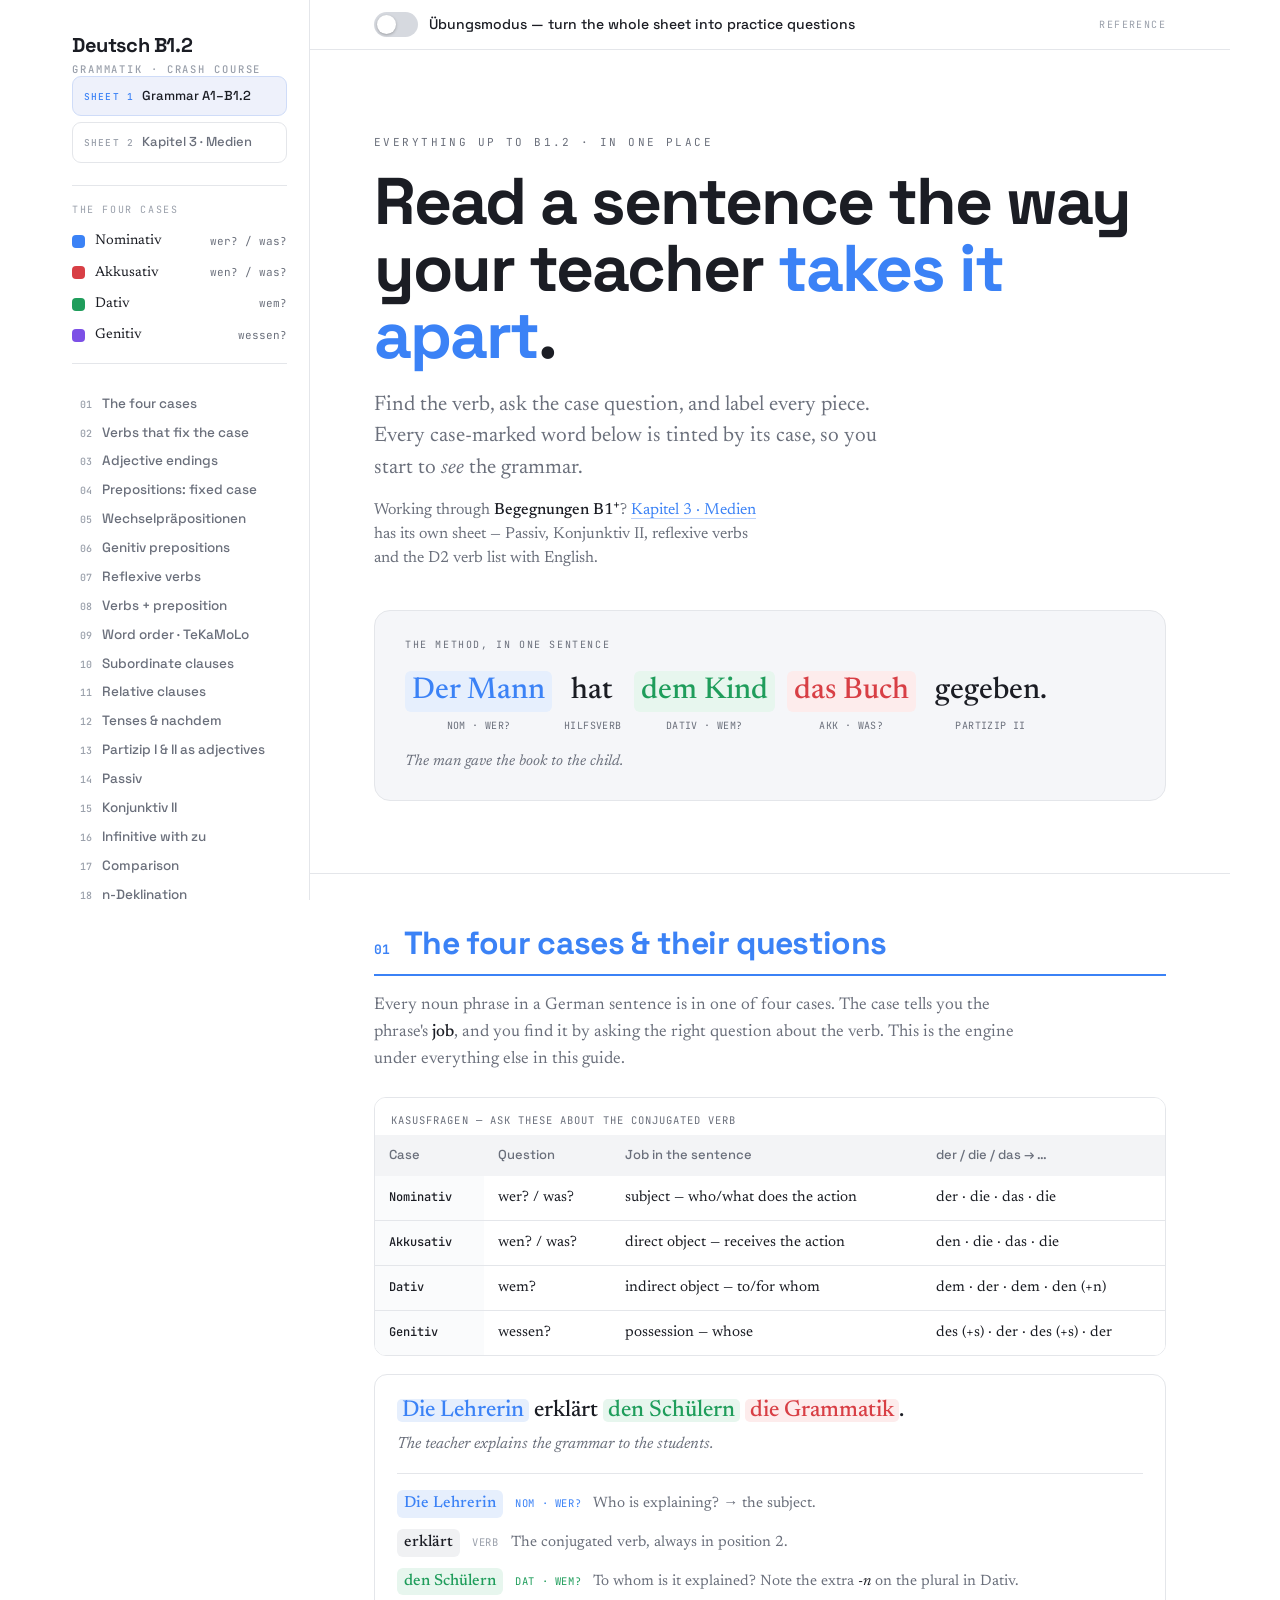
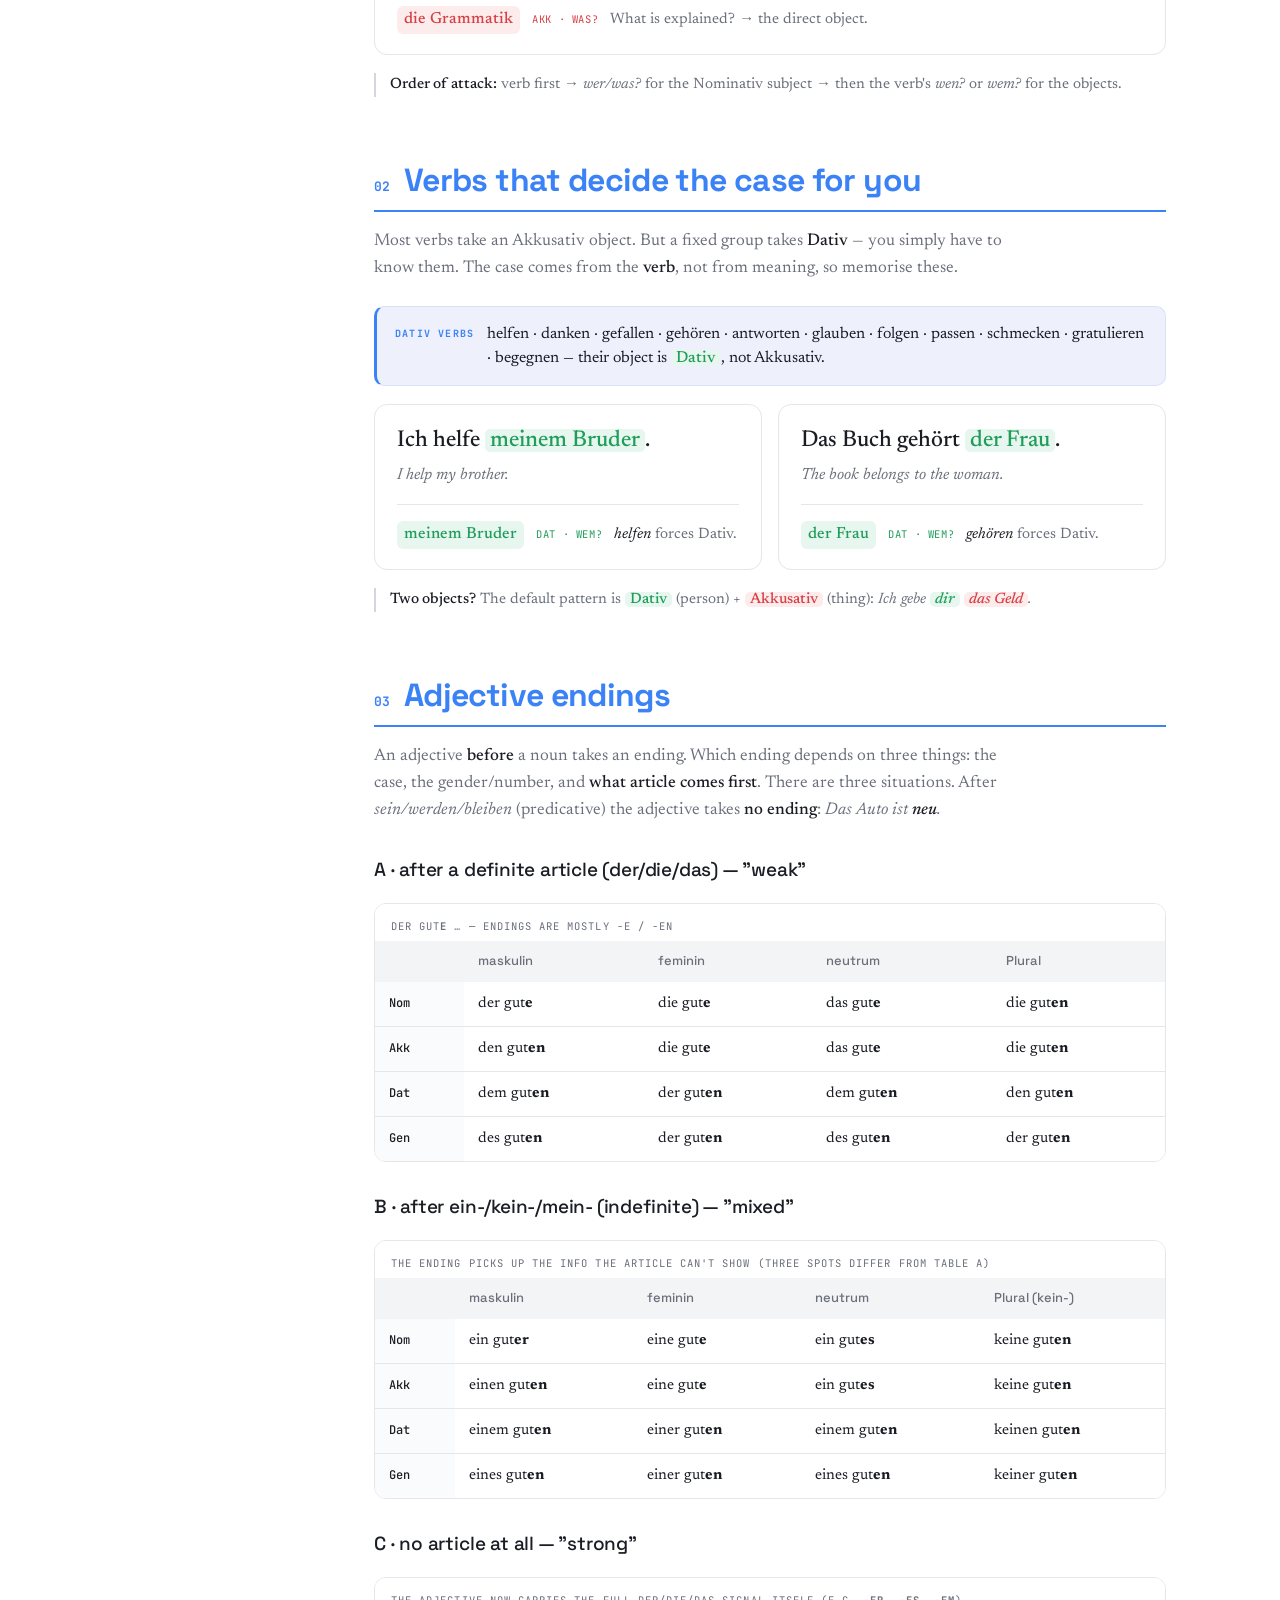
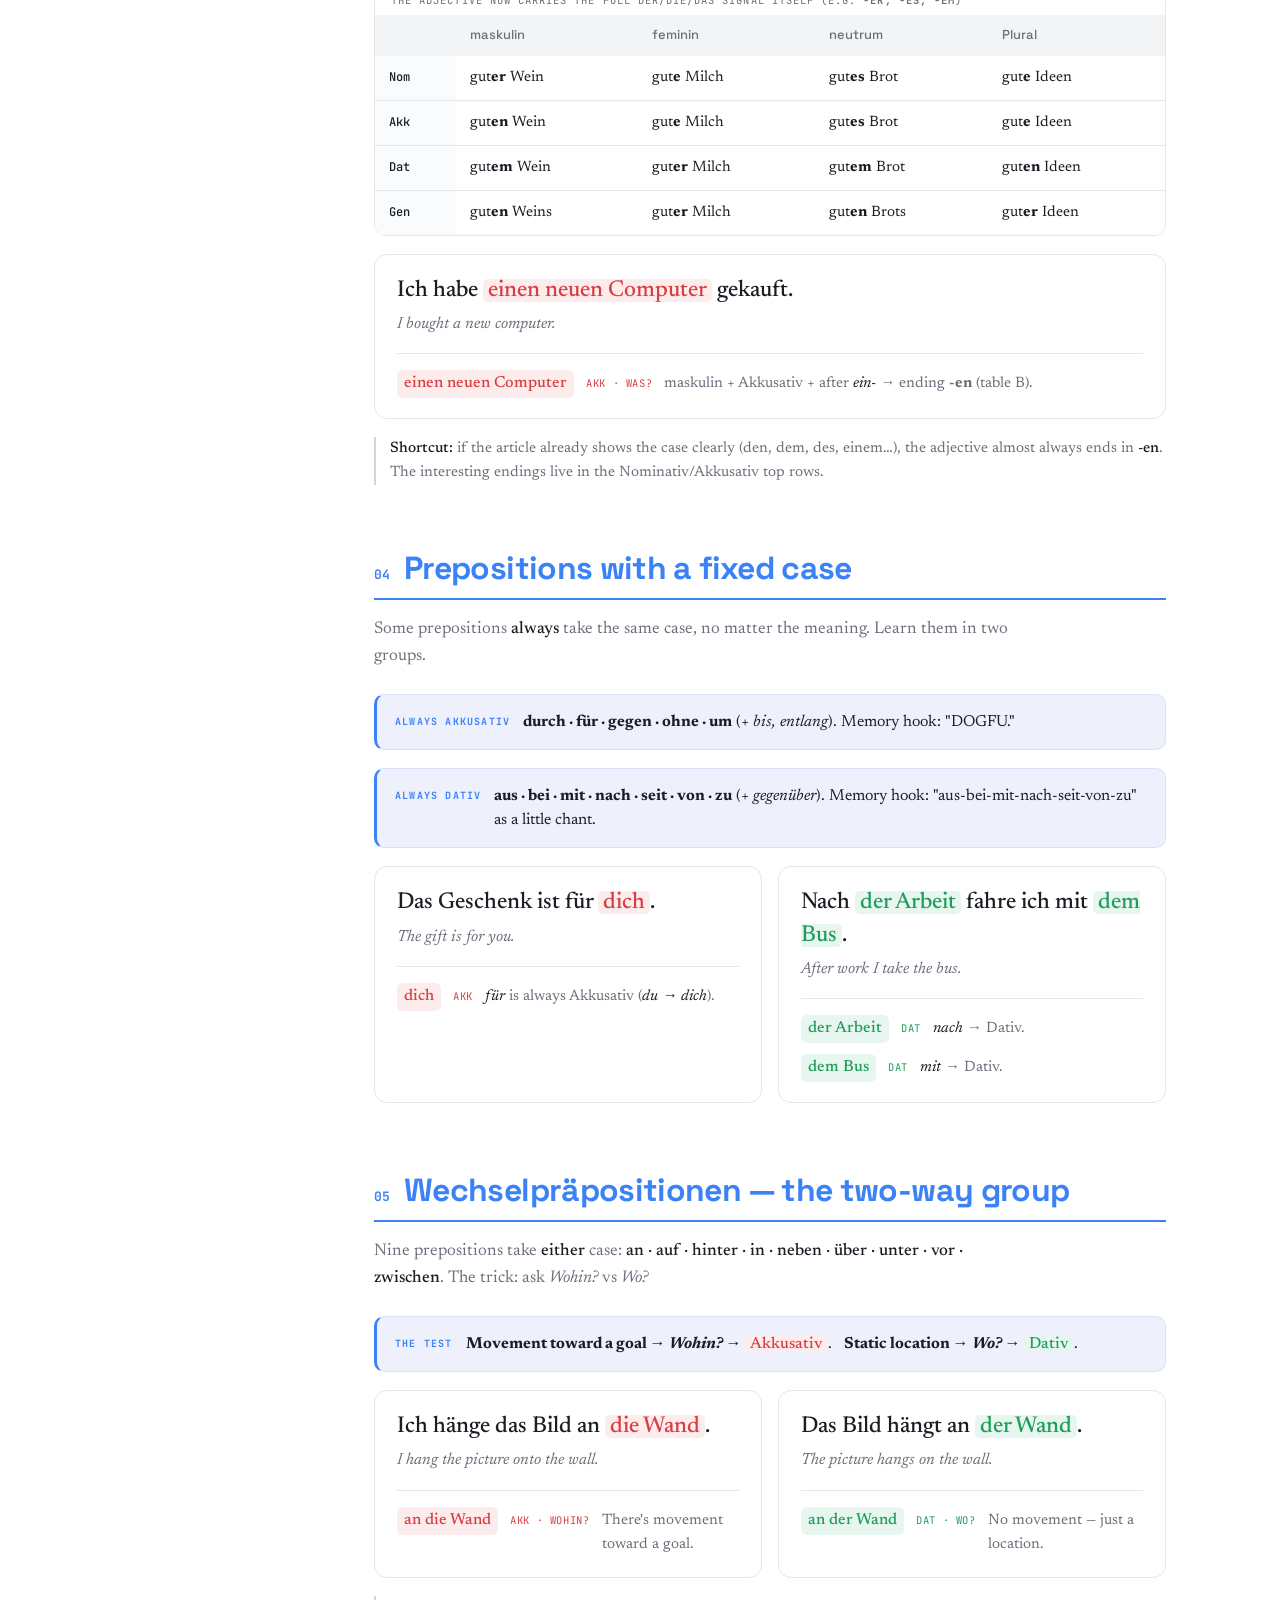
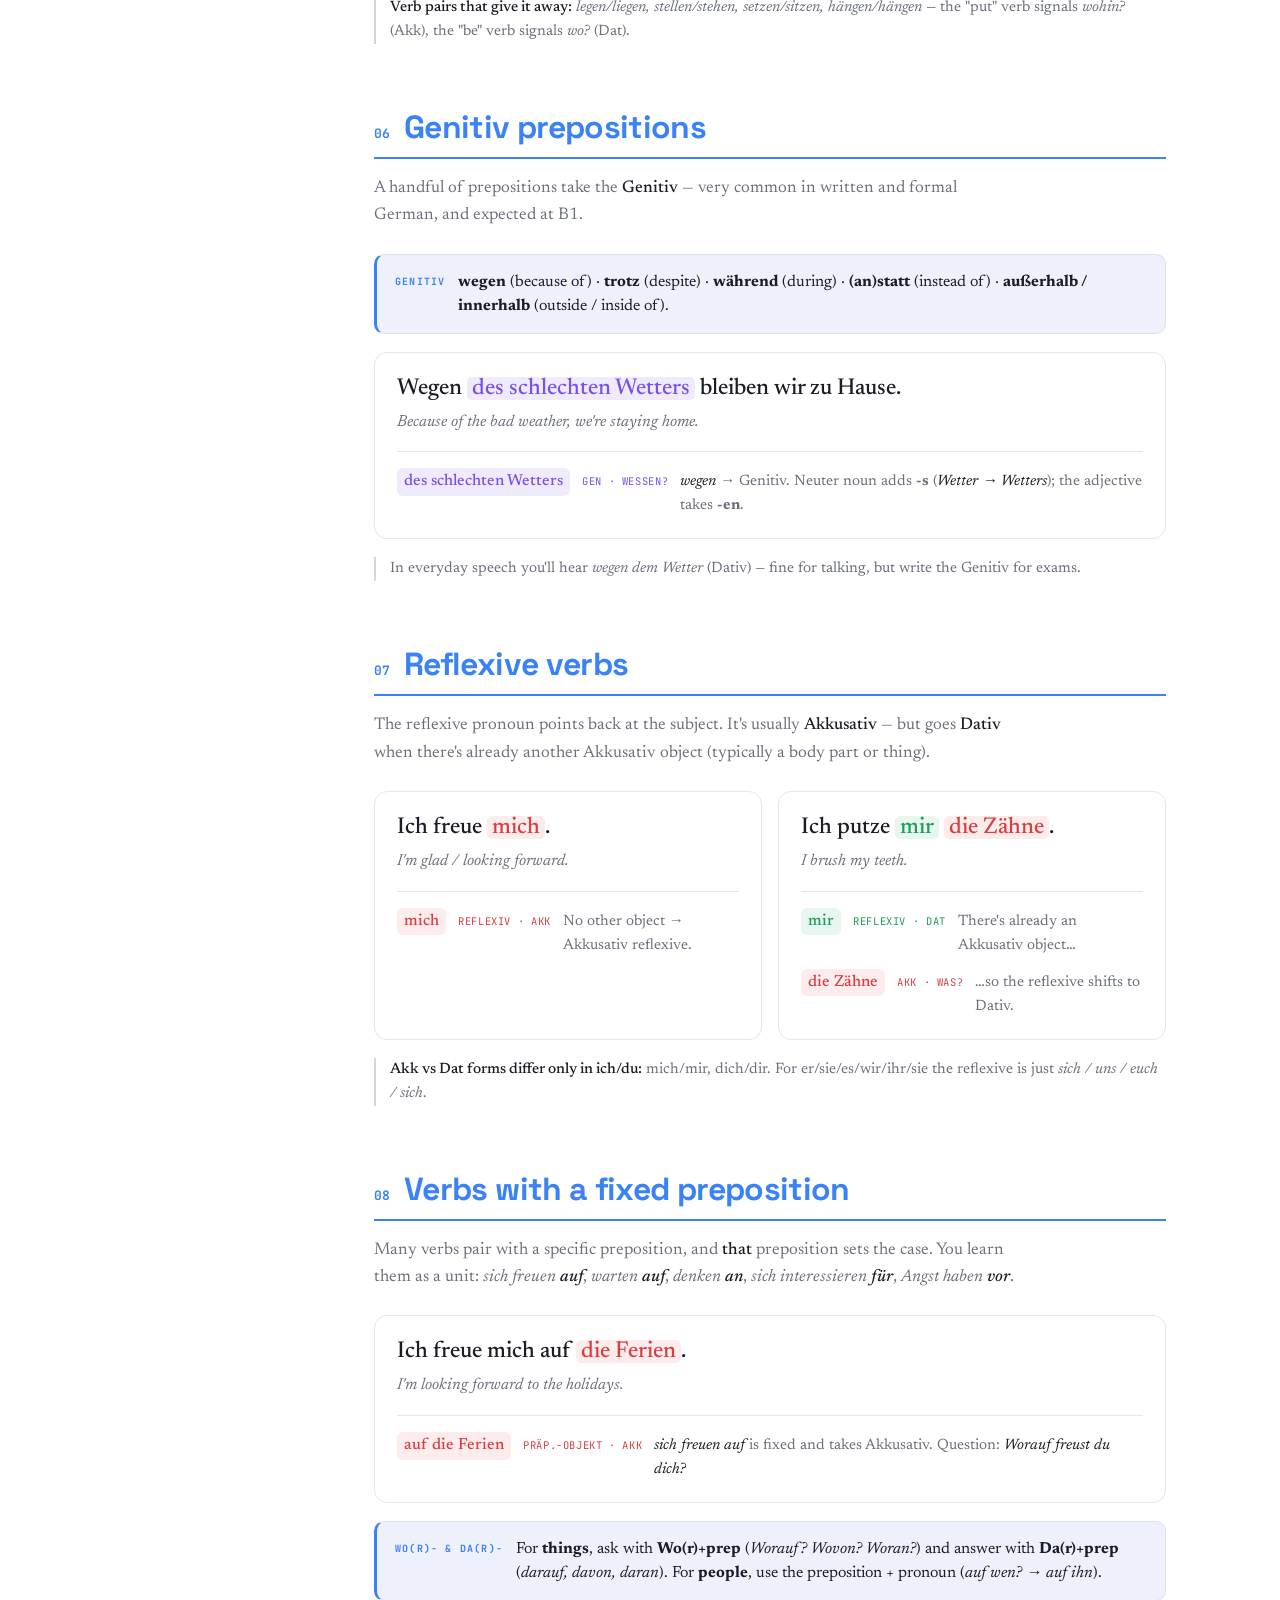
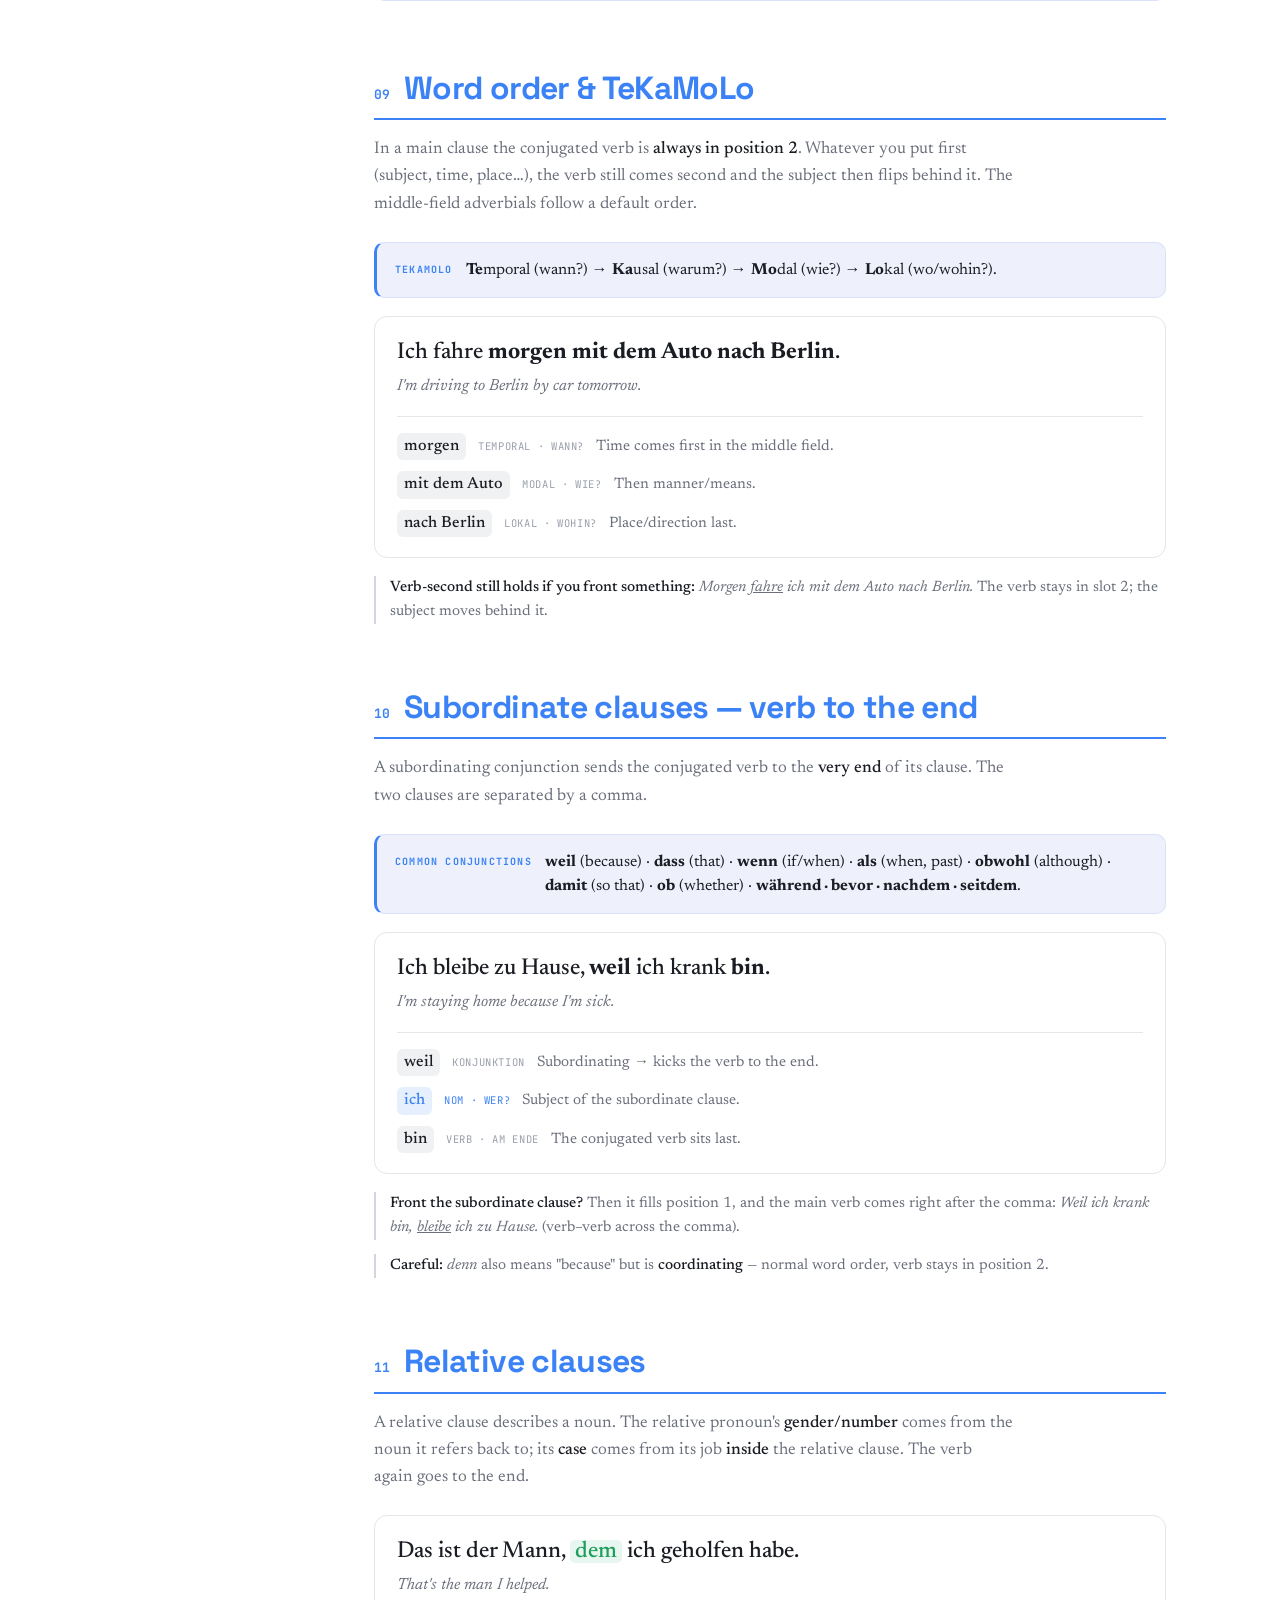
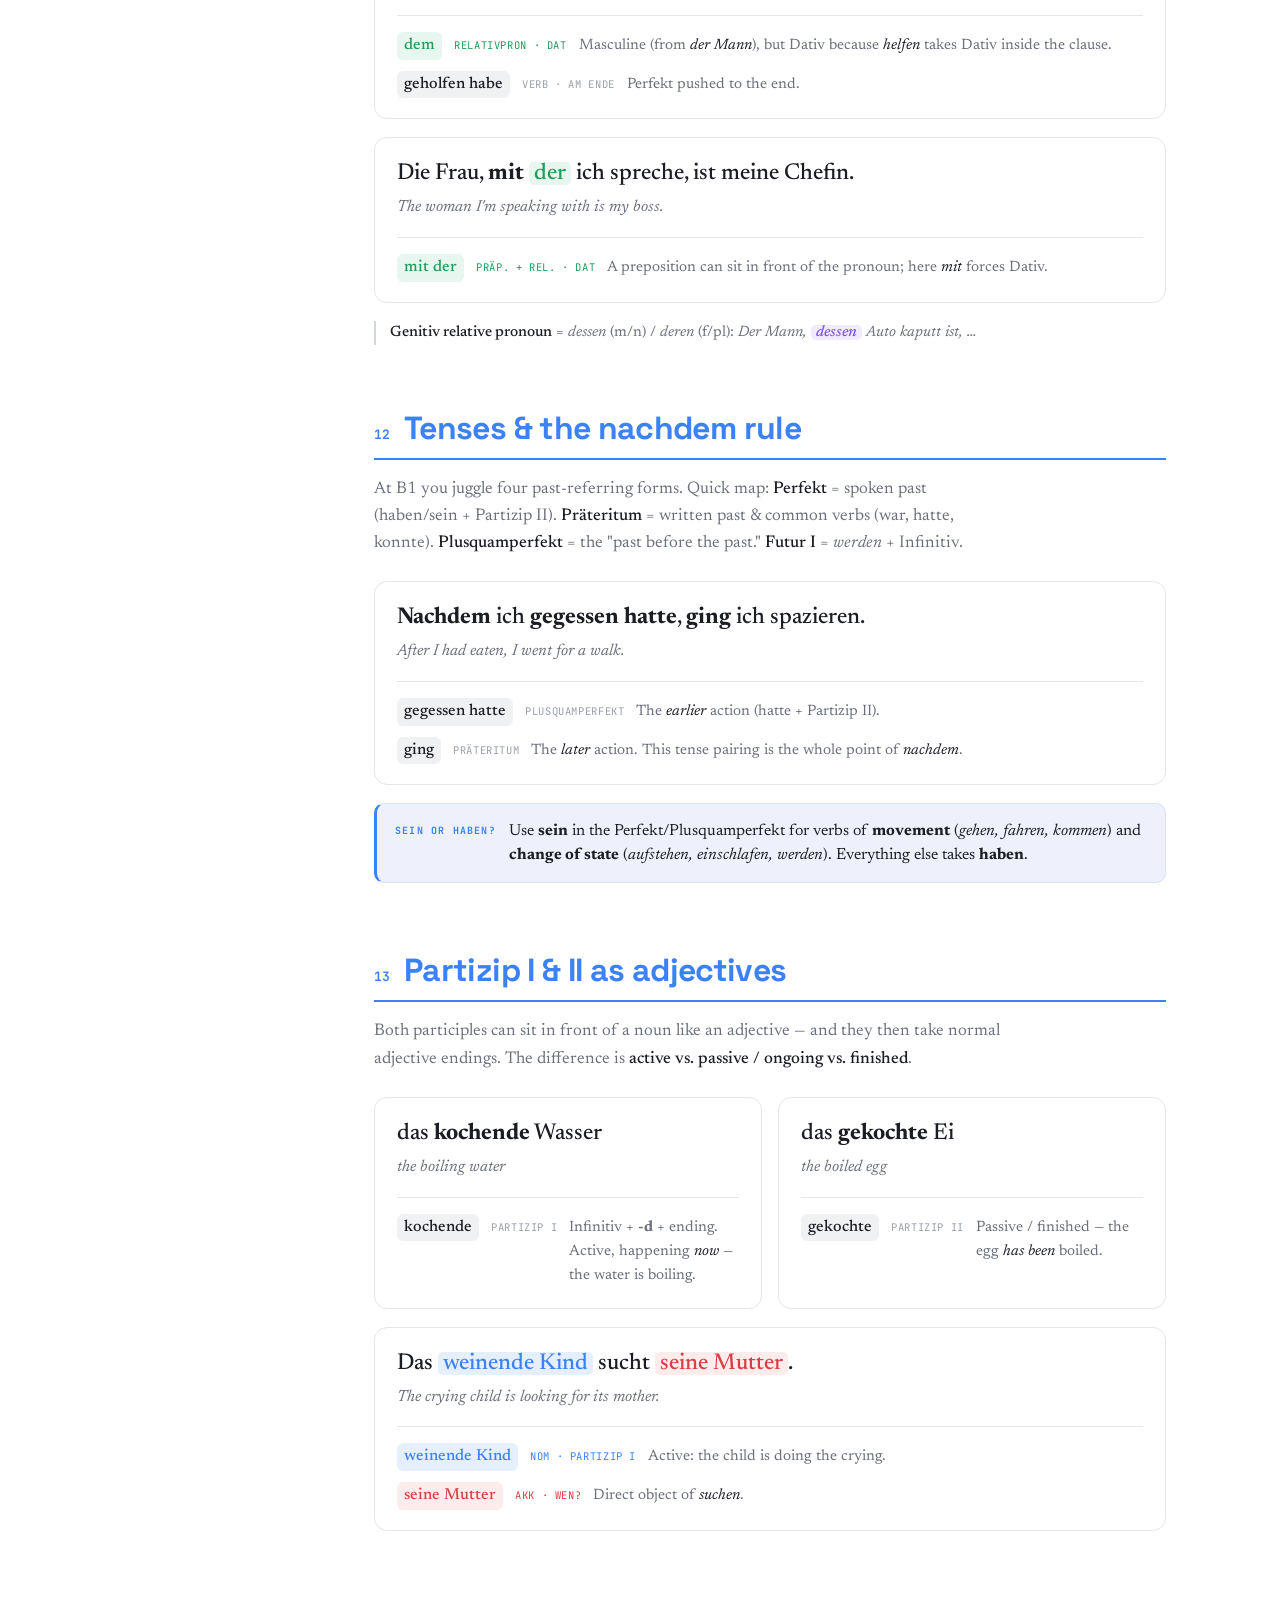
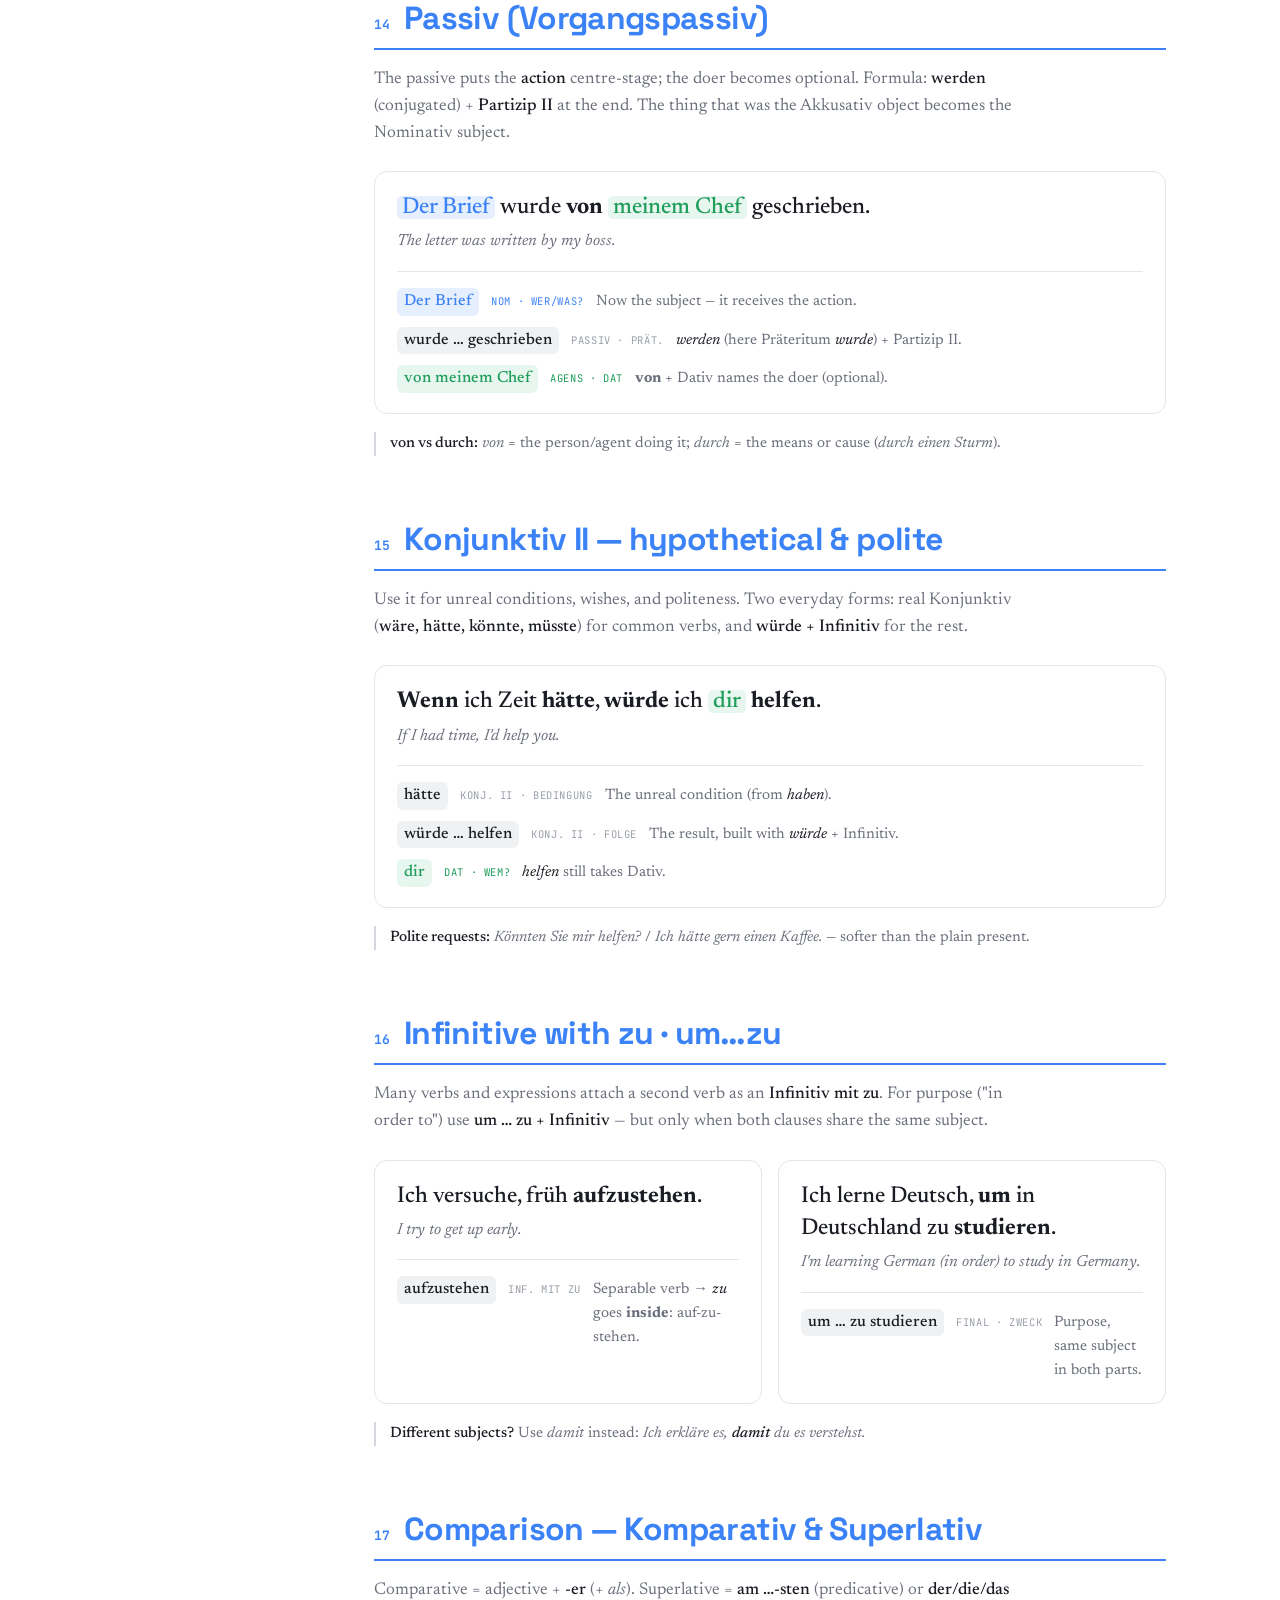
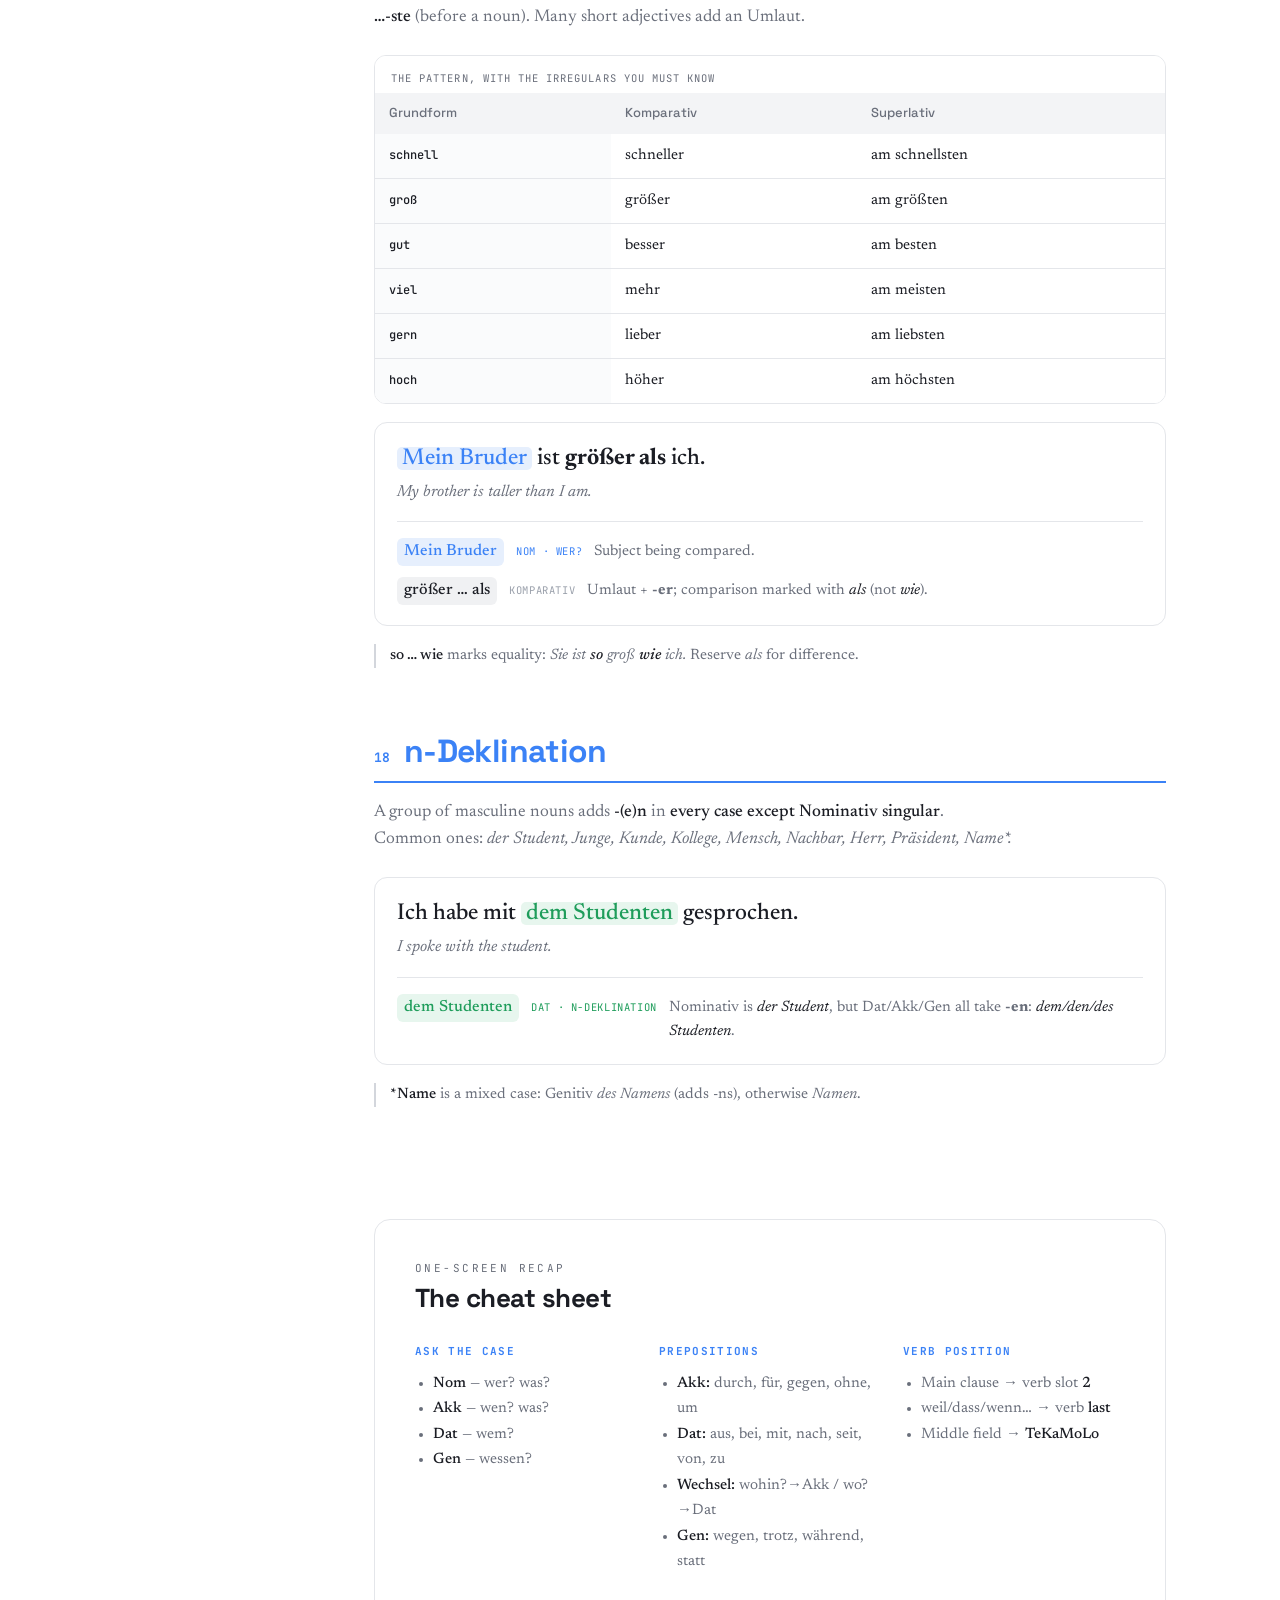
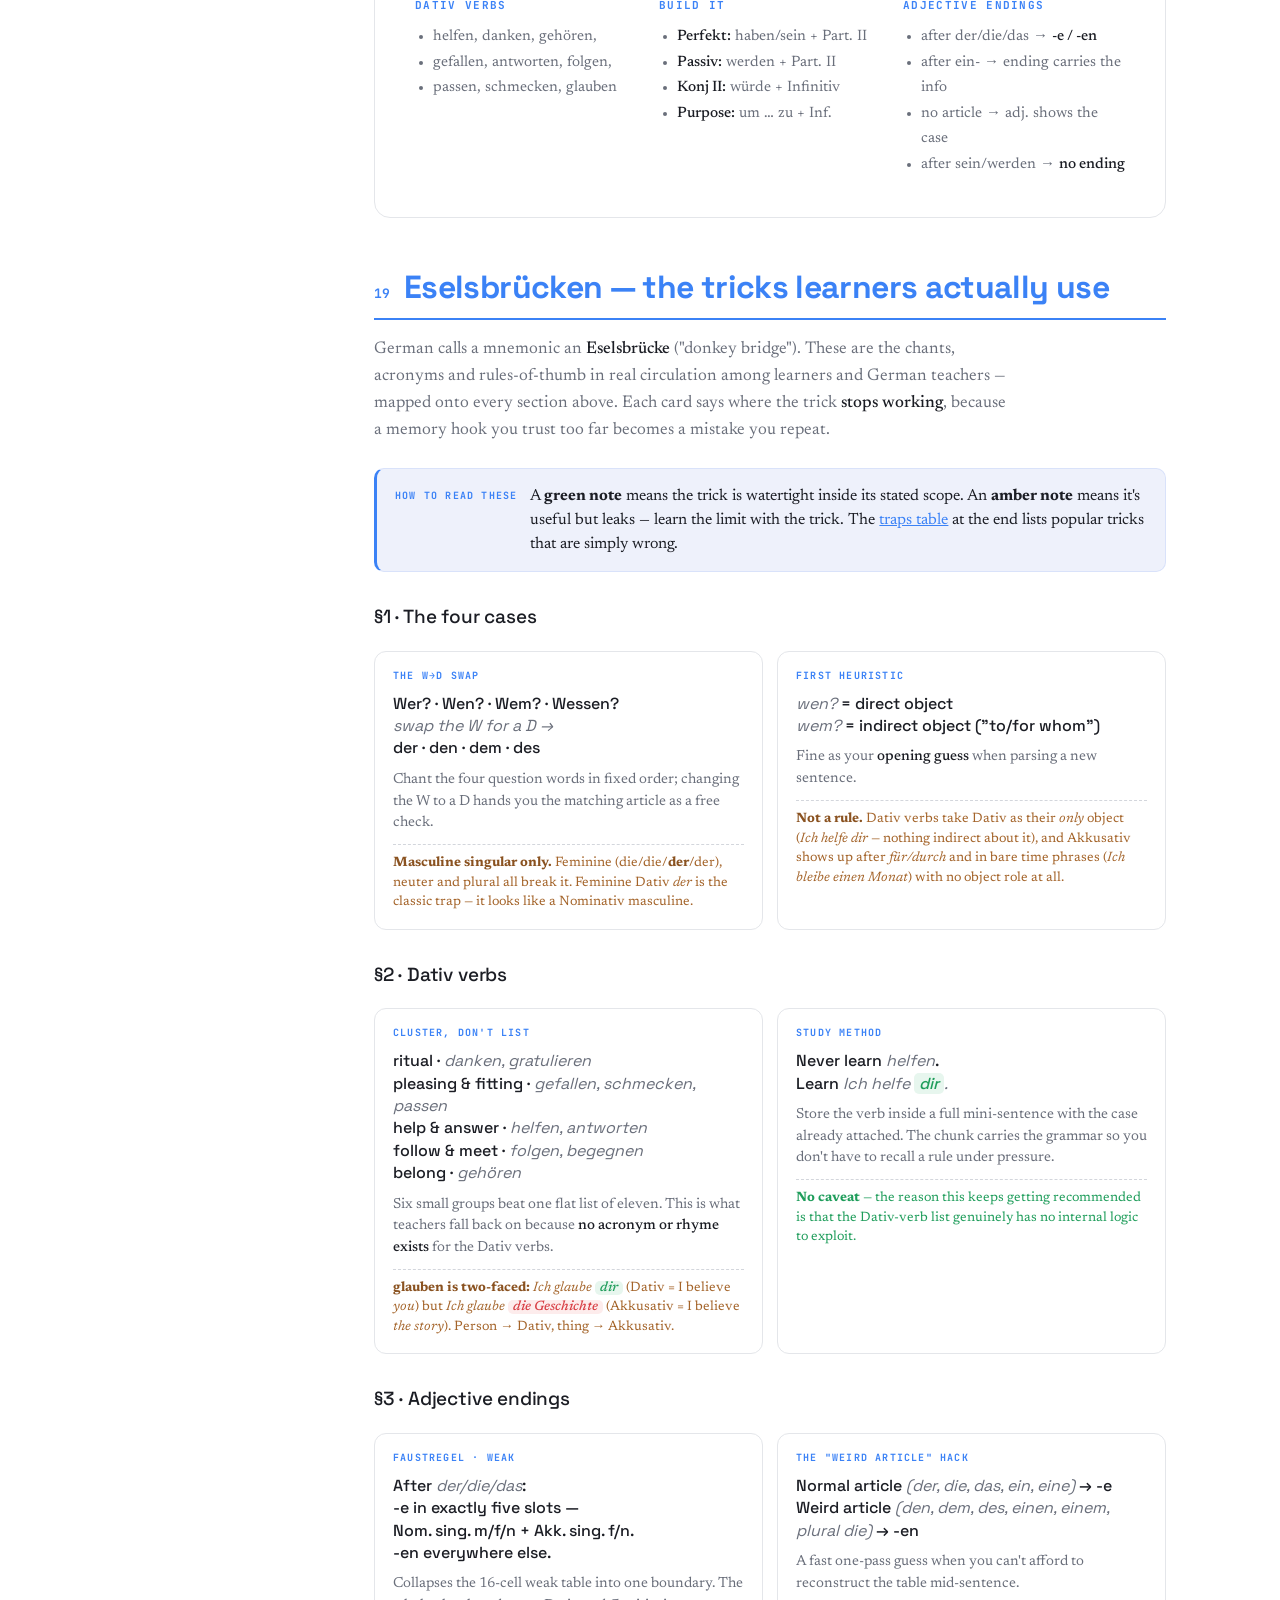
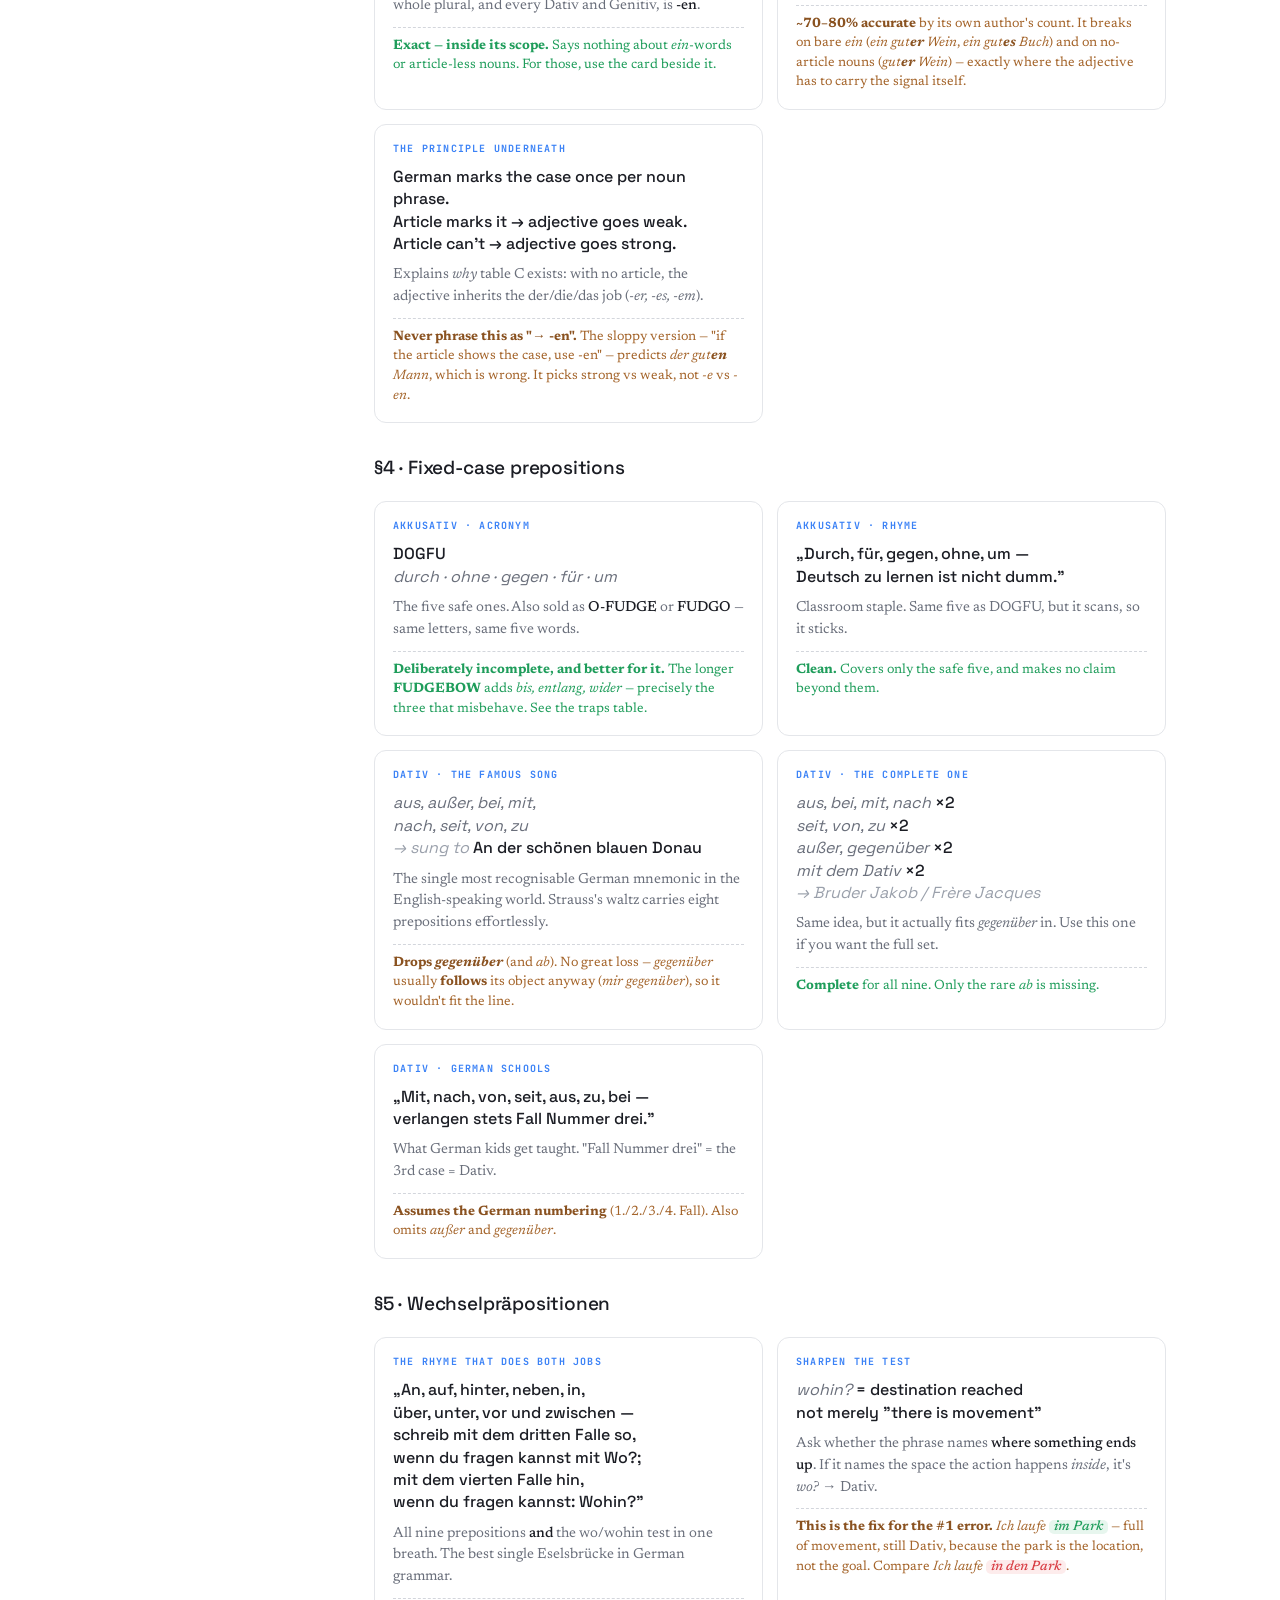
<file: index.html>
<!DOCTYPE html>
<html lang="en">
<head>
<meta charset="UTF-8">
<meta name="viewport" content="width=device-width, initial-scale=1.0">
<meta name="color-scheme" content="light only">
<title>German B1.2 — Crash Course</title>
<link rel="preconnect" href="https://fonts.googleapis.com">
<link rel="preconnect" href="https://fonts.gstatic.com" crossorigin>
<link href="https://fonts.googleapis.com/css2?family=Space+Grotesk:wght@400;500;700&family=Newsreader:ital,opsz,wght@0,6..72,400;0,6..72,500;1,6..72,400;1,6..72,500&family=JetBrains+Mono:wght@500;700&display=swap" rel="stylesheet">
<style>
  :root{
    color-scheme:light only;
    --ink:#1b1d24;
    --muted:#6a6f7b;
    --faint:#9aa0ab;
    --paper:#f4f5f7;
    --card:#ffffff;
    --line:#e4e6ea;
    --line-strong:#d3d6dc;
    --header:#181b22;
    --accent:#3b82f6;

    /* the four cases — the spine of the whole guide */
    --nom:#3b82f6;   --nom-bg:#e6effd;
    --akk:#d83f45;   --akk-bg:#fdecec;
    --dat:#1f9d5b;   --dat-bg:#e7f6ee;
    --gen:#7c50e6;   --gen-bg:#f0ebfc;

    --display:'Space Grotesk',system-ui,sans-serif;
    --body:'Newsreader',Georgia,serif;
    --mono:'JetBrains Mono',ui-monospace,monospace;
  }

  *{box-sizing:border-box}
  html{scroll-behavior:smooth;background:#ffffff}
  @media (prefers-reduced-motion:reduce){html{scroll-behavior:auto}*{animation:none!important;transition:none!important}}
  body{
    margin:0;background:#ffffff;color:var(--ink);
    font-family:var(--body);font-size:18px;line-height:1.6;
    -webkit-font-smoothing:antialiased;
  }

  /* ---------- layout ---------- */
  .wrap{display:grid;grid-template-columns:260px minmax(0,1fr);gap:0;max-width:1180px;margin:0 auto;background:#ffffff}
  .main{padding:0 clamp(20px,5vw,64px) 120px;min-width:0;background:#ffffff}

  /* ---------- sidebar ---------- */
  aside{
    position:sticky;top:0;align-self:start;height:100vh;overflow-y:auto;background:#ffffff;
    padding:34px 22px 40px;border-right:1px solid var(--line);
  }
  aside .brand{font-family:var(--display);font-weight:700;font-size:20px;letter-spacing:-.02em;line-height:1.1}
  aside .brand span{display:block;font-family:var(--mono);font-weight:500;font-size:10.5px;letter-spacing:.18em;color:var(--faint);text-transform:uppercase;margin-top:8px}
  .legend{margin:22px 0 26px;padding:16px 0;border-top:1px solid var(--line);border-bottom:1px solid var(--line)}
  .legend .lg-title{font-family:var(--mono);font-size:10px;letter-spacing:.16em;text-transform:uppercase;color:var(--faint);margin-bottom:12px}
  .legend ul{list-style:none;margin:0;padding:0;display:flex;flex-direction:column;gap:9px}
  .legend li{display:flex;align-items:center;gap:10px;font-size:14px}
  .swatch{width:13px;height:13px;border-radius:4px;flex:none}
  .legend .q{font-family:var(--mono);font-size:11px;color:var(--muted);margin-left:auto}
  nav ol{list-style:none;margin:0;padding:0;counter-reset:s}
  nav li{counter-increment:s}
  nav a{
    display:flex;gap:10px;align-items:baseline;text-decoration:none;color:var(--muted);
    font-family:var(--display);font-size:13.5px;font-weight:500;padding:6px 8px;border-radius:7px;line-height:1.25;
  }
  nav a::before{content:counter(s,decimal-leading-zero);font-family:var(--mono);font-size:10px;color:var(--faint);flex:none}
  nav a:hover{color:var(--ink);background:#eef0f3}
  nav a:focus-visible{outline:2px solid var(--nom);outline-offset:2px}

  /* ---------- hero ---------- */
  header.hero{background:#ffffff;color:var(--ink);border-bottom:1px solid var(--line);padding:clamp(40px,7vw,84px) clamp(20px,5vw,64px) clamp(44px,6vw,72px);margin:0 calc(-1*clamp(20px,5vw,64px)) 0}
  .kicker{font-family:var(--mono);font-size:11px;letter-spacing:.22em;text-transform:uppercase;color:var(--muted)}
  header.hero h1{font-family:var(--display);font-weight:700;letter-spacing:-.03em;line-height:1.02;font-size:clamp(38px,7vw,66px);margin:16px 0 0}
  header.hero h1 em{font-style:normal;color:var(--accent)}
  header.hero .sub{font-size:clamp(17px,2.4vw,21px);color:var(--muted);max-width:44ch;margin:20px 0 0;line-height:1.5}

  /* diagrammed hero sentence */
  .diagram{margin:40px 0 0;padding:26px clamp(18px,3vw,30px);background:#f5f6f9;border:1px solid var(--line);border-radius:16px}
  .diagram .dlabel{font-family:var(--mono);font-size:10px;letter-spacing:.16em;text-transform:uppercase;color:var(--muted);margin-bottom:18px}
  .dsent{display:flex;flex-wrap:wrap;gap:10px 12px;font-family:var(--body);font-size:clamp(20px,3.3vw,30px);line-height:1.3}
  .tok{display:flex;flex-direction:column;gap:7px}
  .tok .w{padding:1px 7px;border-radius:6px;font-weight:500}
  .tok .t{font-family:var(--mono);font-size:10px;letter-spacing:.04em;text-align:center;color:var(--muted);text-transform:uppercase}
  .tok.plain .w{color:var(--ink)}
  .w.nom{background:var(--nom-bg);color:var(--nom)}
  .w.akk{background:var(--akk-bg);color:var(--akk)}
  .w.dat{background:var(--dat-bg);color:var(--dat)}
  .w.gen{background:var(--gen-bg);color:var(--gen)}
  .diagram .dgloss{font-style:italic;color:var(--muted);font-size:15px;margin-top:18px}

  /* ---------- sections ---------- */
  section{padding-top:52px}
  .sec-head{display:flex;align-items:baseline;gap:14px;margin-bottom:6px;border-bottom:2px solid var(--accent);padding-bottom:12px}
  .sec-head .num{font-family:var(--mono);font-weight:700;font-size:13px;color:var(--accent);flex:none}
  .sec-head h2{font-family:var(--display);font-weight:700;letter-spacing:-.02em;font-size:clamp(24px,3.6vw,32px);margin:0;line-height:1.1;color:var(--accent)}
  .lead{color:var(--muted);font-size:17px;margin:16px 0 24px;max-width:64ch}
  .lead b, p b{color:var(--ink);font-weight:500}

  h3.subhead{font-family:var(--display);font-weight:500;font-size:19px;letter-spacing:-.01em;margin:30px 0 4px;color:var(--ink)}

  /* rule callout */
  .rule{display:flex;gap:13px;background:#eef1fb;border:1px solid #d9e2fa;border-left:3px solid var(--accent);border-radius:10px;padding:15px 18px;margin:18px 0;font-size:16px;line-height:1.5}
  .rule .tag{font-family:var(--mono);font-size:10px;letter-spacing:.12em;text-transform:uppercase;color:var(--accent);font-weight:700;padding-top:4px;flex:none}
  .rule.warn{background:#fdf2ec;border-color:#f6d9c6;border-left-color:#d97a3a}
  .rule.warn .tag{color:#c76a2c}

  /* example card + parse */
  .ex{background:var(--card);border:1px solid var(--line);border-radius:13px;padding:20px 22px;margin:18px 0}
  .ex .de{font-size:clamp(19px,2.6vw,23px);line-height:1.4;font-weight:500}
  .ex .en{font-style:italic;color:var(--muted);font-size:16px;margin-top:5px}
  .parse{list-style:none;margin:16px 0 0;padding:16px 0 0;border-top:1px solid var(--line);display:flex;flex-direction:column;gap:11px}
  .parse li{display:grid;grid-template-columns:auto auto 1fr;gap:10px 12px;align-items:baseline;font-size:15px}
  @media (max-width:520px){.parse li{grid-template-columns:1fr;gap:4px}}
  .parse .p{font-weight:500;padding:1px 7px;border-radius:6px;white-space:nowrap;font-size:16px}
  .parse .lab{font-family:var(--mono);font-size:10.5px;letter-spacing:.06em;text-transform:uppercase;padding-top:2px;white-space:nowrap}
  .parse .exp{color:var(--muted);font-size:15px}
  .parse .exp em{color:var(--ink);font-style:italic}

  /* case tinting utilities */
  .nom{background:var(--nom-bg);color:var(--nom)} .lab.nom{background:none;color:var(--nom)}
  .akk{background:var(--akk-bg);color:var(--akk)} .lab.akk{background:none;color:var(--akk)}
  .dat{background:var(--dat-bg);color:var(--dat)} .lab.dat{background:none;color:var(--dat)}
  .gen{background:var(--gen-bg);color:var(--gen)} .lab.gen{background:none;color:var(--gen)}
  .lab.neutral{color:var(--faint)}
  .p.plain{background:#f0f1f3;color:var(--ink)}

  /* inline colored word in prose */
  .c{padding:0 5px;border-radius:5px;font-weight:500}
  .c.nom{background:var(--nom-bg);color:var(--nom)}
  .c.akk{background:var(--akk-bg);color:var(--akk)}
  .c.dat{background:var(--dat-bg);color:var(--dat)}
  .c.gen{background:var(--gen-bg);color:var(--gen)}

  /* tables */
  .tbl{overflow-x:auto;margin:18px 0;border:1px solid var(--line);border-radius:12px;background:#ffffff}
  table{border-collapse:collapse;width:100%;font-size:15px;min-width:460px;background:#ffffff}
  caption{caption-side:top;text-align:left;font-family:var(--mono);font-size:10.5px;letter-spacing:.1em;text-transform:uppercase;color:var(--muted);padding:14px 16px 6px;background:#ffffff}
  th,td{padding:10px 14px;text-align:left;border-bottom:1px solid var(--line);background:#ffffff;color:var(--ink)}
  thead th{background:#f3f4f6;font-family:var(--display);font-weight:500;font-size:13px;color:var(--muted)}
  tbody th{font-family:var(--mono);font-size:12px;font-weight:500;color:var(--ink);background:#fafbfc}
  tr:last-child td,tr:last-child th{border-bottom:none}
  td .end{font-weight:700}
  td.n{color:var(--nom)} td.a{color:var(--akk)} td.d{color:var(--dat)} td.g{color:var(--gen)}

  /* mini two-column compare */
  .split{display:grid;grid-template-columns:1fr 1fr;gap:16px;margin:18px 0}
  @media (max-width:640px){.split{grid-template-columns:1fr}}
  .split .ex{margin:0}

  .tip{font-size:15px;color:var(--muted);margin:14px 0;padding-left:14px;border-left:2px solid var(--line-strong)}
  .tip b{color:var(--ink);font-weight:500}

  /* ---------- exercise mode ---------- */
  .modebar{position:sticky;top:0;z-index:20;display:flex;align-items:center;gap:14px;flex-wrap:wrap;
    background:rgba(255,255,255,.93);backdrop-filter:blur(8px);border-bottom:1px solid var(--line);
    margin:0 calc(-1*clamp(20px,5vw,64px));padding:12px clamp(20px,5vw,64px)}
  .switch{display:flex;align-items:center;gap:11px;cursor:pointer;-webkit-user-select:none;user-select:none}
  .switch input{position:absolute;opacity:0;width:0;height:0}
  .switch .track{width:44px;height:25px;border-radius:999px;background:#d6d9df;flex:none;padding:3px;transition:background .18s}
  .switch .knob{display:block;width:19px;height:19px;border-radius:50%;background:#fff;box-shadow:0 1px 3px rgba(0,0,0,.28);transition:transform .18s}
  .switch input:checked + .track{background:var(--accent)}
  .switch input:checked + .track .knob{transform:translateX(19px)}
  .switch input:focus-visible + .track{outline:2px solid var(--nom);outline-offset:2px}
  .switch .lbl{font-family:var(--display);font-size:14px;font-weight:500}
  .modehint{font-family:var(--mono);font-size:10px;letter-spacing:.14em;text-transform:uppercase;color:var(--faint);margin-left:auto}
  .modehint b{color:var(--accent);font-weight:700}

  /* the flip — no JS needed */
  .drill{display:none}
  body:has(#mode:checked) .drill{display:block}
  body:has(#mode:checked) section > *:not(.sec-head):not(.drill):not(footer){display:none}
  body:has(#mode:checked) header.hero .diagram,
  body:has(#mode:checked) header.hero .sub{display:none}
  body:has(#mode:checked) .ref-label{display:none}
  .drill-label{display:none}
  body:has(#mode:checked) .drill-label{display:inline}

  .drill{margin-top:18px}
  .drill .dhead{font-family:var(--mono);font-size:10px;letter-spacing:.14em;text-transform:uppercase;color:var(--accent);margin-bottom:14px}
  .drill .q{background:var(--card);border:1px solid var(--line);border-radius:11px;padding:14px 16px;margin:10px 0}
  .drill .q .qt{margin:0 0 10px;font-size:16.5px;line-height:1.55}
  .drill .q .qt em{color:var(--muted);font-size:14.5px;font-style:italic}
  .drill .q .qt b{font-weight:700}
  .drill .q .row{display:flex;gap:8px;flex-wrap:wrap;align-items:center}
  .drill .q input[type=text]{font-family:var(--body);font-size:16px;padding:7px 11px;border:1px solid var(--line-strong);border-radius:8px;min-width:170px;flex:1 1 170px;background:#fff;color:var(--ink)}
  .drill .q input[type=text]:focus{outline:2px solid var(--accent);outline-offset:1px;border-color:var(--accent)}
  .drill .q button{font-family:var(--display);font-size:13px;font-weight:500;padding:8px 15px;border-radius:8px;border:1px solid var(--line-strong);background:#f3f4f6;color:var(--ink);cursor:pointer}
  .drill .q button:hover{background:#e9ebef}
  .drill .q .fb{font-size:14.5px;font-family:var(--display);font-weight:500}
  .drill .q.ok{border-color:#b7e2c9;background:var(--dat-bg)}
  .drill .q.ok .fb{color:var(--dat)}
  .drill .q.no{border-color:#f2c9ca;background:var(--akk-bg)}
  .drill .q.no .fb{color:var(--akk)}
  .drill .q details{margin-top:10px}
  .drill .q details summary{cursor:pointer;font-family:var(--mono);font-size:10.5px;letter-spacing:.1em;text-transform:uppercase;color:var(--muted)}
  .drill .q details summary:hover{color:var(--accent)}
  .drill .q details .ans{margin-top:9px;font-size:15.5px;line-height:1.55;color:var(--ink);padding-left:13px;border-left:2px solid var(--accent)}
  .drill .q details .ans em{color:var(--muted)}

  /* mnemonic cards */
  .tricks{display:grid;grid-template-columns:repeat(auto-fit,minmax(272px,1fr));gap:14px;margin:18px 0}
  .trick{background:var(--card);border:1px solid var(--line);border-radius:12px;padding:16px 18px}
  .trick .kind{font-family:var(--mono);font-size:10px;letter-spacing:.12em;text-transform:uppercase;color:var(--accent);font-weight:700;display:block;margin-bottom:9px}
  .trick .say{font-family:var(--display);font-size:16px;font-weight:500;line-height:1.4;margin:0 0 9px;color:var(--ink)}
  .trick .say em{font-style:italic;color:var(--muted);font-weight:400}
  .trick .use{margin:0;font-size:14.5px;color:var(--muted);line-height:1.5}
  .trick .use b{color:var(--ink);font-weight:500}
  .trick .lim{margin:10px 0 0;padding-top:9px;border-top:1px dashed var(--line-strong);font-size:13.5px;color:#a4642a;line-height:1.45}
  .trick .lim b{color:#8a5220;font-weight:700}
  .trick.solid .lim{color:var(--dat)}
  .trick.solid .lim b{color:var(--dat)}

  /* cheat sheet */
  .cheat{background:#ffffff;color:var(--ink);border:1px solid var(--line);border-radius:16px;padding:clamp(24px,4vw,40px);margin-top:46px}
  .cheat h2{font-family:var(--display);color:var(--ink);margin:0 0 6px;font-size:26px;letter-spacing:-.02em}
  .cheat .cg{display:grid;grid-template-columns:repeat(auto-fit,minmax(200px,1fr));gap:22px;margin-top:24px}
  .cheat h4{font-family:var(--mono);font-size:11px;letter-spacing:.12em;text-transform:uppercase;color:var(--accent);margin:0 0 10px}
  .cheat ul{margin:0;padding-left:18px;font-size:15px;line-height:1.7;color:var(--muted)}
  .cheat ul b{color:var(--ink);font-weight:500}
  .cheat code{font-family:var(--mono);font-size:13px;color:var(--accent)}

  footer{color:var(--faint);font-size:13px;text-align:center;margin-top:60px;font-family:var(--mono);letter-spacing:.04em}

  .sub a{color:var(--accent);text-decoration:none;border-bottom:1px solid #bcd3fb}
  .sub a:hover{border-bottom-color:var(--accent)}

  /* chapter switcher */
  .chapswitch{display:flex;flex-direction:column;gap:6px;margin:0 0 20px}
  .chapswitch a{display:flex;align-items:baseline;gap:8px;text-decoration:none;border:1px solid var(--line);
    border-radius:9px;padding:9px 11px;font-family:var(--display);font-size:13px;font-weight:500;color:var(--muted);background:#fff}
  .chapswitch a .tagn{font-family:var(--mono);font-size:9.5px;letter-spacing:.12em;text-transform:uppercase;color:var(--faint)}
  .chapswitch a:hover{border-color:var(--line-strong);color:var(--ink)}
  .chapswitch a[aria-current="page"]{background:#eef1fb;border-color:#cfdcf8;color:var(--ink)}
  .chapswitch a[aria-current="page"] .tagn{color:var(--accent)}

  /* ---------- responsive: fold sidebar ---------- */
  @media (max-width:860px){
    .wrap{grid-template-columns:1fr}
    aside{position:static;height:auto;border-right:none;border-bottom:1px solid var(--line);padding:20px}
    aside .toc-wrap{margin-top:12px}
    nav ol{columns:2;column-gap:18px}
    header.hero{margin:0 calc(-1*clamp(20px,5vw,64px)) 0}
  }
  details.mtoc summary{cursor:pointer;font-family:var(--mono);font-size:11px;letter-spacing:.14em;text-transform:uppercase;color:var(--muted);padding:6px 0}
  @media (min-width:861px){details.mtoc{display:block}details.mtoc summary{display:none}details.mtoc[open]>*{}}
</style>
</head>
<body>
<div class="wrap">

  <!-- SIDEBAR -->
  <aside>
    <div class="brand">Deutsch B1.2<span>Grammatik · Crash Course</span></div>

    <div class="chapswitch">
      <a href="index.html" aria-current="page"><span class="tagn">Sheet 1</span> Grammar A1–B1.2</a>
      <a href="kapitel-3.html"><span class="tagn">Sheet 2</span> Kapitel 3 · Medien</a>
    </div>

    <div class="legend" aria-label="Case colour key">
      <div class="lg-title">The four cases</div>
      <ul>
        <li><span class="swatch" style="background:var(--nom)"></span> Nominativ <span class="q">wer? / was?</span></li>
        <li><span class="swatch" style="background:var(--akk)"></span> Akkusativ <span class="q">wen? / was?</span></li>
        <li><span class="swatch" style="background:var(--dat)"></span> Dativ <span class="q">wem?</span></li>
        <li><span class="swatch" style="background:var(--gen)"></span> Genitiv <span class="q">wessen?</span></li>
      </ul>
    </div>

    <details class="mtoc" open>
      <summary>Contents</summary>
      <div class="toc-wrap">
      <nav aria-label="Contents">
        <ol>
          <li><a href="#s1">The four cases</a></li>
          <li><a href="#s2">Verbs that fix the case</a></li>
          <li><a href="#s3">Adjective endings</a></li>
          <li><a href="#s4">Prepositions: fixed case</a></li>
          <li><a href="#s5">Wechselpräpositionen</a></li>
          <li><a href="#s6">Genitiv prepositions</a></li>
          <li><a href="#s7">Reflexive verbs</a></li>
          <li><a href="#s8">Verbs + preposition</a></li>
          <li><a href="#s9">Word order · TeKaMoLo</a></li>
          <li><a href="#s10">Subordinate clauses</a></li>
          <li><a href="#s11">Relative clauses</a></li>
          <li><a href="#s12">Tenses & nachdem</a></li>
          <li><a href="#s13">Partizip I & II as adjectives</a></li>
          <li><a href="#s14">Passiv</a></li>
          <li><a href="#s15">Konjunktiv II</a></li>
          <li><a href="#s16">Infinitive with zu</a></li>
          <li><a href="#s17">Comparison</a></li>
          <li><a href="#s18">n-Deklination</a></li>
          <li><a href="#cheat">Cheat sheet</a></li>
          <li><a href="#tricks">Eselsbrücken — memory tricks</a></li>
        </ol>
      </nav>
      </div>
    </details>
  </aside>

  <!-- MAIN -->
  <div class="main">

    <div class="modebar">
      <label class="switch">
        <input type="checkbox" id="mode">
        <span class="track"><span class="knob"></span></span>
        <span class="lbl">Übungsmodus — turn the whole sheet into practice questions</span>
      </label>
      <span class="modehint"><span class="ref-label">Reference</span><b class="drill-label">Exercises</b></span>
    </div>

    <header class="hero">
      <div class="kicker">Everything up to B1.2 · in one place</div>
      <h1>Read a sentence the way<br>your teacher <em>takes it apart</em>.</h1>
      <p class="sub">Find the verb, ask the case question, and label every piece. Every case-marked word below is tinted by its case, so you start to <em>see</em> the grammar.</p>
      <p class="sub" style="font-size:16px;margin-top:12px">Working through <b>Begegnungen B1<sup>+</sup></b>? <a href="kapitel-3.html">Kapitel 3 · Medien</a> has its own sheet — Passiv, Konjunktiv II, reflexive verbs and the D2 verb list with English.</p>

      <div class="diagram">
        <div class="dlabel">The method, in one sentence</div>
        <div class="dsent">
          <span class="tok"><span class="w nom">Der Mann</span><span class="t">Nom · wer?</span></span>
          <span class="tok plain"><span class="w">hat</span><span class="t">Hilfsverb</span></span>
          <span class="tok"><span class="w dat">dem Kind</span><span class="t">Dativ · wem?</span></span>
          <span class="tok"><span class="w akk">das Buch</span><span class="t">Akk · was?</span></span>
          <span class="tok plain"><span class="w">gegeben.</span><span class="t">Partizip II</span></span>
        </div>
        <div class="dgloss">The man gave the book to the child.</div>
      </div>
    </header>

    <!-- 1 -->
    <section id="s1">
      <div class="sec-head"><span class="num">01</span><h2>The four cases & their questions</h2></div>
      <p class="lead">Every noun phrase in a German sentence is in one of four cases. The case tells you the phrase's <b>job</b>, and you find it by asking the right question about the verb. This is the engine under everything else in this guide.</p>

      <div class="tbl">
        <table>
          <caption>Kasusfragen — ask these about the conjugated verb</caption>
          <thead><tr><th>Case</th><th>Question</th><th>Job in the sentence</th><th>der / die / das → …</th></tr></thead>
          <tbody>
            <tr><th class="n">Nominativ</th><td>wer? / was?</td><td>subject — who/what does the action</td><td>der · die · das · die</td></tr>
            <tr><th class="a">Akkusativ</th><td>wen? / was?</td><td>direct object — receives the action</td><td>den · die · das · die</td></tr>
            <tr><th class="d">Dativ</th><td>wem?</td><td>indirect object — to/for whom</td><td>dem · der · dem · den (+n)</td></tr>
            <tr><th class="g">Genitiv</th><td>wessen?</td><td>possession — whose</td><td>des (+s) · der · des (+s) · der</td></tr>
          </tbody>
        </table>
      </div>

      <div class="ex">
        <div class="de"><span class="c nom">Die Lehrerin</span> erklärt <span class="c dat">den Schülern</span> <span class="c akk">die Grammatik</span>.</div>
        <div class="en">The teacher explains the grammar to the students.</div>
        <ul class="parse">
          <li><span class="p nom">Die Lehrerin</span><span class="lab nom">Nom · wer?</span><span class="exp">Who is explaining? → the subject.</span></li>
          <li><span class="p plain">erklärt</span><span class="lab neutral">Verb</span><span class="exp">The conjugated verb, always in position 2.</span></li>
          <li><span class="p dat">den Schülern</span><span class="lab dat">Dat · wem?</span><span class="exp">To whom is it explained? Note the extra <em>-n</em> on the plural in Dativ.</span></li>
          <li><span class="p akk">die Grammatik</span><span class="lab akk">Akk · was?</span><span class="exp">What is explained? → the direct object.</span></li>
        </ul>
      </div>
      <p class="tip"><b>Order of attack:</b> verb first → <em>wer/was?</em> for the Nominativ subject → then the verb's <em>wen?</em> or <em>wem?</em> for the objects.</p>
          <div class="drill">
        <div class="dhead">§1 · Kasus bestimmen</div>
        <div class="q" data-a="Die">
          <p class="qt">___ Lehrerin erklärt die Grammatik. <em>(Nominativ, feminin)</em></p>
          <div class="row"><input type="text" aria-label="Antwort" autocomplete="off" autocapitalize="off" spellcheck="false"><button class="chk">Prüfen</button><span class="fb"></span></div>
        </div>
        <div class="q" data-a="der Freundin">
          <p class="qt">Ich schenke ___ Blumen. <em>(die Freundin → Dativ)</em></p>
          <div class="row"><input type="text" aria-label="Antwort" autocomplete="off" autocapitalize="off" spellcheck="false"><button class="chk">Prüfen</button><span class="fb"></span></div>
        </div>
        <div class="q" data-a="dem Lehrer">
          <p class="qt">Wir danken ___. <em>(der Lehrer → Dativ)</em></p>
          <div class="row"><input type="text" aria-label="Antwort" autocomplete="off" autocapitalize="off" spellcheck="false"><button class="chk">Prüfen</button><span class="fb"></span></div>
        </div>
        <div class="q" data-a="des Mannes|des Manns">
          <p class="qt">Das ist das Auto ___. <em>(der Mann → Genitiv)</em></p>
          <div class="row"><input type="text" aria-label="Antwort" autocomplete="off" autocapitalize="off" spellcheck="false"><button class="chk">Prüfen</button><span class="fb"></span></div>
        </div>
        <div class="q" data-a="den Film">
          <p class="qt">Er sieht ___. <em>(der Film → Akkusativ)</em></p>
          <div class="row"><input type="text" aria-label="Antwort" autocomplete="off" autocapitalize="off" spellcheck="false"><button class="chk">Prüfen</button><span class="fb"></span></div>
        </div>
        <div class="q">
          <p class="qt">Welcher Kasus? <em>Ich bleibe einen Monat.</em></p>
          <details><summary>Antwort zeigen</summary><div class="ans"><b>Akkusativ</b> — a bare time phrase. Note it is <em>not</em> an object: nobody is doing anything to the month. This is exactly why "Akkusativ = direct object" is a first heuristic, not a rule.</div></details>
        </div>
      </div>

</section>

    <!-- 2 -->
    <section id="s2">
      <div class="sec-head"><span class="num">02</span><h2>Verbs that decide the case for you</h2></div>
      <p class="lead">Most verbs take an Akkusativ object. But a fixed group takes <b>Dativ</b> — you simply have to know them. The case comes from the <b>verb</b>, not from meaning, so memorise these.</p>

      <div class="rule"><span class="tag">Dativ verbs</span><div>helfen · danken · gefallen · gehören · antworten · glauben · folgen · passen · schmecken · gratulieren · begegnen — their object is <span class="c dat">Dativ</span>, not Akkusativ.</div></div>

      <div class="split">
        <div class="ex">
          <div class="de">Ich helfe <span class="c dat">meinem Bruder</span>.</div>
          <div class="en">I help my brother.</div>
          <ul class="parse">
            <li><span class="p dat">meinem Bruder</span><span class="lab dat">Dat · wem?</span><span class="exp"><em>helfen</em> forces Dativ.</span></li>
          </ul>
        </div>
        <div class="ex">
          <div class="de">Das Buch gehört <span class="c dat">der Frau</span>.</div>
          <div class="en">The book belongs to the woman.</div>
          <ul class="parse">
            <li><span class="p dat">der Frau</span><span class="lab dat">Dat · wem?</span><span class="exp"><em>gehören</em> forces Dativ.</span></li>
          </ul>
        </div>
      </div>
      <p class="tip"><b>Two objects?</b> The default pattern is <span class="c dat">Dativ</span> (person) + <span class="c akk">Akkusativ</span> (thing): <em>Ich gebe <span class="c dat">dir</span> <span class="c akk">das Geld</span>.</em></p>
          <div class="drill">
        <div class="dhead">§2 · Dativverben</div>
        <div class="q" data-a="meinem Bruder">
          <p class="qt">Ich helfe ___. <em>(mein Bruder)</em></p>
          <div class="row"><input type="text" aria-label="Antwort" autocomplete="off" autocapitalize="off" spellcheck="false"><button class="chk">Prüfen</button><span class="fb"></span></div>
        </div>
        <div class="q" data-a="der Frau">
          <p class="qt">Das Buch gehört ___. <em>(die Frau)</em></p>
          <div class="row"><input type="text" aria-label="Antwort" autocomplete="off" autocapitalize="off" spellcheck="false"><button class="chk">Prüfen</button><span class="fb"></span></div>
        </div>
        <div class="q" data-a="den Kindern">
          <p class="qt">Der Kuchen schmeckt ___. <em>(die Kinder, Plural)</em></p>
          <div class="row"><input type="text" aria-label="Antwort" autocomplete="off" autocapitalize="off" spellcheck="false"><button class="chk">Prüfen</button><span class="fb"></span></div>
        </div>
        <div class="q" data-a="dir">
          <p class="qt">Ich glaube ___. <em>(du — I believe you)</em></p>
          <div class="row"><input type="text" aria-label="Antwort" autocomplete="off" autocapitalize="off" spellcheck="false"><button class="chk">Prüfen</button><span class="fb"></span></div>
        </div>
        <div class="q" data-a="die Geschichte">
          <p class="qt">Ich glaube ___. <em>(die Geschichte — I believe the story)</em></p>
          <div class="row"><input type="text" aria-label="Antwort" autocomplete="off" autocapitalize="off" spellcheck="false"><button class="chk">Prüfen</button><span class="fb"></span></div>
        </div>
        <div class="q" data-a="dir das Geld">
          <p class="qt">Ich gebe ___. <em>(du + das Geld)</em></p>
          <div class="row"><input type="text" aria-label="Antwort" autocomplete="off" autocapitalize="off" spellcheck="false"><button class="chk">Prüfen</button><span class="fb"></span></div>
        </div>
        <div class="q">
          <p class="qt">Why do the two <em>glauben</em> answers differ?</p>
          <details><summary>Antwort zeigen</summary><div class="ans"><em>glauben</em> is two-faced: a <b>person</b> you believe goes in the Dativ (<em>Ich glaube dir</em>), a <b>thing</b> you believe goes in the Akkusativ (<em>Ich glaube die Geschichte</em>). Any list that files <em>glauben</em> flatly under "Dativ verb" is teaching an error.</div></details>
        </div>
      </div>

</section>

    <!-- 3 -->
    <section id="s3">
      <div class="sec-head"><span class="num">03</span><h2>Adjective endings</h2></div>
      <p class="lead">An adjective <b>before</b> a noun takes an ending. Which ending depends on three things: the case, the gender/number, and <b>what article comes first</b>. There are three situations. After <em>sein/werden/bleiben</em> (predicative) the adjective takes <b>no ending</b>: <em>Das Auto ist <b>neu</b>.</em></p>

      <h3 class="subhead">A · after a definite article (der/die/das) — "weak"</h3>
      <div class="tbl"><table>
        <caption>der gut<b>e</b> … — endings are mostly -e / -en</caption>
        <thead><tr><th></th><th>maskulin</th><th>feminin</th><th>neutrum</th><th>Plural</th></tr></thead>
        <tbody>
          <tr><th class="n">Nom</th><td>der gut<span class="end">e</span></td><td>die gut<span class="end">e</span></td><td>das gut<span class="end">e</span></td><td>die gut<span class="end">en</span></td></tr>
          <tr><th class="a">Akk</th><td>den gut<span class="end">en</span></td><td>die gut<span class="end">e</span></td><td>das gut<span class="end">e</span></td><td>die gut<span class="end">en</span></td></tr>
          <tr><th class="d">Dat</th><td>dem gut<span class="end">en</span></td><td>der gut<span class="end">en</span></td><td>dem gut<span class="end">en</span></td><td>den gut<span class="end">en</span></td></tr>
          <tr><th class="g">Gen</th><td>des gut<span class="end">en</span></td><td>der gut<span class="end">en</span></td><td>des gut<span class="end">en</span></td><td>der gut<span class="end">en</span></td></tr>
        </tbody>
      </table></div>

      <h3 class="subhead">B · after ein-/kein-/mein- (indefinite) — "mixed"</h3>
      <div class="tbl"><table>
        <caption>the ending picks up the info the article can't show (three spots differ from table A)</caption>
        <thead><tr><th></th><th>maskulin</th><th>feminin</th><th>neutrum</th><th>Plural (kein-)</th></tr></thead>
        <tbody>
          <tr><th class="n">Nom</th><td>ein gut<span class="end">er</span></td><td>eine gut<span class="end">e</span></td><td>ein gut<span class="end">es</span></td><td>keine gut<span class="end">en</span></td></tr>
          <tr><th class="a">Akk</th><td>einen gut<span class="end">en</span></td><td>eine gut<span class="end">e</span></td><td>ein gut<span class="end">es</span></td><td>keine gut<span class="end">en</span></td></tr>
          <tr><th class="d">Dat</th><td>einem gut<span class="end">en</span></td><td>einer gut<span class="end">en</span></td><td>einem gut<span class="end">en</span></td><td>keinen gut<span class="end">en</span></td></tr>
          <tr><th class="g">Gen</th><td>eines gut<span class="end">en</span></td><td>einer gut<span class="end">en</span></td><td>eines gut<span class="end">en</span></td><td>keiner gut<span class="end">en</span></td></tr>
        </tbody>
      </table></div>

      <h3 class="subhead">C · no article at all — "strong"</h3>
      <div class="tbl"><table>
        <caption>the adjective now carries the full der/die/das signal itself (e.g. <b>-er, -es, -em</b>)</caption>
        <thead><tr><th></th><th>maskulin</th><th>feminin</th><th>neutrum</th><th>Plural</th></tr></thead>
        <tbody>
          <tr><th class="n">Nom</th><td>gut<span class="end">er</span> Wein</td><td>gut<span class="end">e</span> Milch</td><td>gut<span class="end">es</span> Brot</td><td>gut<span class="end">e</span> Ideen</td></tr>
          <tr><th class="a">Akk</th><td>gut<span class="end">en</span> Wein</td><td>gut<span class="end">e</span> Milch</td><td>gut<span class="end">es</span> Brot</td><td>gut<span class="end">e</span> Ideen</td></tr>
          <tr><th class="d">Dat</th><td>gut<span class="end">em</span> Wein</td><td>gut<span class="end">er</span> Milch</td><td>gut<span class="end">em</span> Brot</td><td>gut<span class="end">en</span> Ideen</td></tr>
          <tr><th class="g">Gen</th><td>gut<span class="end">en</span> Weins</td><td>gut<span class="end">er</span> Milch</td><td>gut<span class="end">en</span> Brots</td><td>gut<span class="end">er</span> Ideen</td></tr>
        </tbody>
      </table></div>

      <div class="ex">
        <div class="de">Ich habe <span class="c akk">einen neuen Computer</span> gekauft.</div>
        <div class="en">I bought a new computer.</div>
        <ul class="parse">
          <li><span class="p akk">einen neuen Computer</span><span class="lab akk">Akk · was?</span><span class="exp">maskulin + Akkusativ + after <em>ein-</em> → ending <b>-en</b> (table B).</span></li>
        </ul>
      </div>
      <p class="tip"><b>Shortcut:</b> if the article already shows the case clearly (den, dem, des, einem…), the adjective almost always ends in <b>-en</b>. The interesting endings live in the Nominativ/Akkusativ top rows.</p>
          <div class="drill">
        <div class="dhead">§3 · Adjektivendungen — type the ending only</div>
        <div class="q" data-a="e">
          <p class="qt">der neu___ Wagen <em>(Nominativ)</em></p>
          <div class="row"><input type="text" aria-label="Antwort" autocomplete="off" autocapitalize="off" spellcheck="false"><button class="chk">Prüfen</button><span class="fb"></span></div>
        </div>
        <div class="q" data-a="en">
          <p class="qt">den neu___ Wagen <em>(Akkusativ)</em></p>
          <div class="row"><input type="text" aria-label="Antwort" autocomplete="off" autocapitalize="off" spellcheck="false"><button class="chk">Prüfen</button><span class="fb"></span></div>
        </div>
        <div class="q" data-a="er">
          <p class="qt">ein neu___ Wagen <em>(Nominativ, maskulin)</em></p>
          <div class="row"><input type="text" aria-label="Antwort" autocomplete="off" autocapitalize="off" spellcheck="false"><button class="chk">Prüfen</button><span class="fb"></span></div>
        </div>
        <div class="q" data-a="es">
          <p class="qt">ein neu___ Auto <em>(Nominativ, neutrum)</em></p>
          <div class="row"><input type="text" aria-label="Antwort" autocomplete="off" autocapitalize="off" spellcheck="false"><button class="chk">Prüfen</button><span class="fb"></span></div>
        </div>
        <div class="q" data-a="en">
          <p class="qt">mit dem neu___ Wagen <em>(Dativ)</em></p>
          <div class="row"><input type="text" aria-label="Antwort" autocomplete="off" autocapitalize="off" spellcheck="false"><button class="chk">Prüfen</button><span class="fb"></span></div>
        </div>
        <div class="q" data-a="er">
          <p class="qt">gut___ Wein <em>(Nominativ, kein Artikel)</em></p>
          <div class="row"><input type="text" aria-label="Antwort" autocomplete="off" autocapitalize="off" spellcheck="false"><button class="chk">Prüfen</button><span class="fb"></span></div>
        </div>
        <div class="q" data-a="e">
          <p class="qt">Ich trinke kalt___ Milch. <em>(Akkusativ, kein Artikel)</em></p>
          <div class="row"><input type="text" aria-label="Antwort" autocomplete="off" autocapitalize="off" spellcheck="false"><button class="chk">Prüfen</button><span class="fb"></span></div>
        </div>
        <div class="q" data-a="en">
          <p class="qt">wegen des schlecht___ Wetters <em>(Genitiv)</em></p>
          <div class="row"><input type="text" aria-label="Antwort" autocomplete="off" autocapitalize="off" spellcheck="false"><button class="chk">Prüfen</button><span class="fb"></span></div>
        </div>
        <div class="q">
          <p class="qt"><em>Das Auto ist neu___</em> — welche Endung?</p>
          <details><summary>Antwort zeigen</summary><div class="ans"><b>None.</b> After <em>sein / werden / bleiben</em> the adjective is predicative and takes no ending at all: <em>Das Auto ist neu.</em></div></details>
        </div>
      </div>

</section>

    <!-- 4 -->
    <section id="s4">
      <div class="sec-head"><span class="num">04</span><h2>Prepositions with a fixed case</h2></div>
      <p class="lead">Some prepositions <b>always</b> take the same case, no matter the meaning. Learn them in two groups.</p>

      <div class="rule"><span class="tag">Always Akkusativ</span><div><b>durch · für · gegen · ohne · um</b> (+ <em>bis, entlang</em>). Memory hook: "DOGFU."</div></div>
      <div class="rule"><span class="tag">Always Dativ</span><div><b>aus · bei · mit · nach · seit · von · zu</b> (+ <em>gegenüber</em>). Memory hook: "aus-bei-mit-nach-seit-von-zu" as a little chant.</div></div>

      <div class="split">
        <div class="ex">
          <div class="de">Das Geschenk ist für <span class="c akk">dich</span>.</div>
          <div class="en">The gift is for you.</div>
          <ul class="parse"><li><span class="p akk">dich</span><span class="lab akk">Akk</span><span class="exp"><em>für</em> is always Akkusativ (<em>du → dich</em>).</span></li></ul>
        </div>
        <div class="ex">
          <div class="de">Nach <span class="c dat">der Arbeit</span> fahre ich mit <span class="c dat">dem Bus</span>.</div>
          <div class="en">After work I take the bus.</div>
          <ul class="parse">
            <li><span class="p dat">der Arbeit</span><span class="lab dat">Dat</span><span class="exp"><em>nach</em> → Dativ.</span></li>
            <li><span class="p dat">dem Bus</span><span class="lab dat">Dat</span><span class="exp"><em>mit</em> → Dativ.</span></li>
          </ul>
        </div>
      </div>
          <div class="drill">
        <div class="dhead">§4 · Präpositionen mit festem Kasus</div>
        <div class="q" data-a="den">
          <p class="qt">Wir gehen durch ___ Park. <em>(der Park)</em></p>
          <div class="row"><input type="text" aria-label="Antwort" autocomplete="off" autocapitalize="off" spellcheck="false"><button class="chk">Prüfen</button><span class="fb"></span></div>
        </div>
        <div class="q" data-a="dem">
          <p class="qt">Ich fahre mit ___ Bus. <em>(der Bus)</em></p>
          <div class="row"><input type="text" aria-label="Antwort" autocomplete="off" autocapitalize="off" spellcheck="false"><button class="chk">Prüfen</button><span class="fb"></span></div>
        </div>
        <div class="q" data-a="dich">
          <p class="qt">Das Geschenk ist für ___. <em>(du)</em></p>
          <div class="row"><input type="text" aria-label="Antwort" autocomplete="off" autocapitalize="off" spellcheck="false"><button class="chk">Prüfen</button><span class="fb"></span></div>
        </div>
        <div class="q" data-a="der">
          <p class="qt">Nach ___ Arbeit fahre ich nach Hause. <em>(die Arbeit)</em></p>
          <div class="row"><input type="text" aria-label="Antwort" autocomplete="off" autocapitalize="off" spellcheck="false"><button class="chk">Prüfen</button><span class="fb"></span></div>
        </div>
        <div class="q" data-a="der">
          <p class="qt">Er kommt aus ___ Schweiz. <em>(die Schweiz)</em></p>
          <div class="row"><input type="text" aria-label="Antwort" autocomplete="off" autocapitalize="off" spellcheck="false"><button class="chk">Prüfen</button><span class="fb"></span></div>
        </div>
        <div class="q" data-a="den">
          <p class="qt">Ich bin gegen ___ Plan. <em>(der Plan)</em></p>
          <div class="row"><input type="text" aria-label="Antwort" autocomplete="off" autocapitalize="off" spellcheck="false"><button class="chk">Prüfen</button><span class="fb"></span></div>
        </div>
        <div class="q">
          <p class="qt">Which five does DOGFU cover — and which three does it leave out on purpose?</p>
          <details><summary>Antwort zeigen</summary><div class="ans">DOGFU = <b>durch, ohne, gegen, für, um</b>. Left out: <em>bis, entlang, wider</em> — the three that misbehave. <em>entlang</em> is Akkusativ only <b>after</b> its noun (<em>den Fluss entlang</em>); <em>bis</em> stacks with another preposition that then sets the case (<em>bis zu der Brücke</em>).</div></details>
        </div>
      </div>

</section>

    <!-- 5 -->
    <section id="s5">
      <div class="sec-head"><span class="num">05</span><h2>Wechselpräpositionen — the two-way group</h2></div>
      <p class="lead">Nine prepositions take <b>either</b> case: <b>an · auf · hinter · in · neben · über · unter · vor · zwischen</b>. The trick: ask <em>Wohin?</em> vs <em>Wo?</em></p>

      <div class="rule"><span class="tag">The test</span><div><b>Movement toward a goal → <em>Wohin?</em> → <span class="c akk">Akkusativ</span></b>. &nbsp; <b>Static location → <em>Wo?</em> → <span class="c dat">Dativ</span></b>.</div></div>

      <div class="split">
        <div class="ex">
          <div class="de">Ich hänge das Bild an <span class="c akk">die Wand</span>.</div>
          <div class="en">I hang the picture onto the wall.</div>
          <ul class="parse"><li><span class="p akk">an die Wand</span><span class="lab akk">Akk · wohin?</span><span class="exp">There's movement toward a goal.</span></li></ul>
        </div>
        <div class="ex">
          <div class="de">Das Bild hängt an <span class="c dat">der Wand</span>.</div>
          <div class="en">The picture hangs on the wall.</div>
          <ul class="parse"><li><span class="p dat">an der Wand</span><span class="lab dat">Dat · wo?</span><span class="exp">No movement — just a location.</span></li></ul>
        </div>
      </div>
      <p class="tip"><b>Verb pairs that give it away:</b> <em>legen/liegen, stellen/stehen, setzen/sitzen, hängen/hängen</em> — the "put" verb signals <em>wohin?</em> (Akk), the "be" verb signals <em>wo?</em> (Dat).</p>
          <div class="drill">
        <div class="dhead">§5 · Wechselpräpositionen</div>
        <div class="q" data-a="die">
          <p class="qt">Ich hänge das Bild an ___ Wand. <em>(die Wand — wohin?)</em></p>
          <div class="row"><input type="text" aria-label="Antwort" autocomplete="off" autocapitalize="off" spellcheck="false"><button class="chk">Prüfen</button><span class="fb"></span></div>
        </div>
        <div class="q" data-a="der">
          <p class="qt">Das Bild hängt an ___ Wand. <em>(die Wand — wo?)</em></p>
          <div class="row"><input type="text" aria-label="Antwort" autocomplete="off" autocapitalize="off" spellcheck="false"><button class="chk">Prüfen</button><span class="fb"></span></div>
        </div>
        <div class="q" data-a="den">
          <p class="qt">Stell die Flasche auf ___ Tisch. <em>(der Tisch)</em></p>
          <div class="row"><input type="text" aria-label="Antwort" autocomplete="off" autocapitalize="off" spellcheck="false"><button class="chk">Prüfen</button><span class="fb"></span></div>
        </div>
        <div class="q" data-a="dem">
          <p class="qt">Die Flasche steht auf ___ Tisch. <em>(der Tisch)</em></p>
          <div class="row"><input type="text" aria-label="Antwort" autocomplete="off" autocapitalize="off" spellcheck="false"><button class="chk">Prüfen</button><span class="fb"></span></div>
        </div>
        <div class="q" data-a="den">
          <p class="qt">Ich gehe in ___ Park. <em>(der Park — entering it)</em></p>
          <div class="row"><input type="text" aria-label="Antwort" autocomplete="off" autocapitalize="off" spellcheck="false"><button class="chk">Prüfen</button><span class="fb"></span></div>
        </div>
        <div class="q" data-a="dem">
          <p class="qt">Ich jogge jeden Morgen in ___ Park. <em>(der Park — running around inside it)</em></p>
          <div class="row"><input type="text" aria-label="Antwort" autocomplete="off" autocapitalize="off" spellcheck="false"><button class="chk">Prüfen</button><span class="fb"></span></div>
        </div>
        <div class="q">
          <p class="qt">The last sentence is full of movement, yet it takes the Dativ. Why?</p>
          <details><summary>Antwort zeigen</summary><div class="ans"><em>wohin?</em> means <b>destination reached</b>, not "there is motion". The park is the space the running happens <em>inside</em>, so it answers <em>wo?</em> → Dativ. This is precisely where the popular "motion → Akkusativ" mnemonic produces errors.</div></details>
        </div>
      </div>

</section>

    <!-- 6 -->
    <section id="s6">
      <div class="sec-head"><span class="num">06</span><h2>Genitiv prepositions</h2></div>
      <p class="lead">A handful of prepositions take the <b>Genitiv</b> — very common in written and formal German, and expected at B1.</p>
      <div class="rule"><span class="tag">Genitiv</span><div><b>wegen</b> (because of) · <b>trotz</b> (despite) · <b>während</b> (during) · <b>(an)statt</b> (instead of) · <b>außerhalb / innerhalb</b> (outside / inside of).</div></div>

      <div class="ex">
        <div class="de">Wegen <span class="c gen">des schlechten Wetters</span> bleiben wir zu Hause.</div>
        <div class="en">Because of the bad weather, we're staying home.</div>
        <ul class="parse">
          <li><span class="p gen">des schlechten Wetters</span><span class="lab gen">Gen · wessen?</span><span class="exp"><em>wegen</em> → Genitiv. Neuter noun adds <b>-s</b> (<em>Wetter → Wetters</em>); the adjective takes <b>-en</b>.</span></li>
        </ul>
      </div>
      <p class="tip">In everyday speech you'll hear <em>wegen dem Wetter</em> (Dativ) — fine for talking, but write the Genitiv for exams.</p>
          <div class="drill">
        <div class="dhead">§6 · Genitivpräpositionen</div>
        <div class="q" data-a="des">
          <p class="qt">wegen ___ schlechten Wetters <em>(das Wetter)</em></p>
          <div class="row"><input type="text" aria-label="Antwort" autocomplete="off" autocapitalize="off" spellcheck="false"><button class="chk">Prüfen</button><span class="fb"></span></div>
        </div>
        <div class="q" data-a="des">
          <p class="qt">trotz ___ Regens <em>(der Regen)</em></p>
          <div class="row"><input type="text" aria-label="Antwort" autocomplete="off" autocapitalize="off" spellcheck="false"><button class="chk">Prüfen</button><span class="fb"></span></div>
        </div>
        <div class="q" data-a="der">
          <p class="qt">während ___ Woche <em>(die Woche)</em></p>
          <div class="row"><input type="text" aria-label="Antwort" autocomplete="off" autocapitalize="off" spellcheck="false"><button class="chk">Prüfen</button><span class="fb"></span></div>
        </div>
        <div class="q" data-a="der">
          <p class="qt">innerhalb ___ Stadt <em>(die Stadt)</em></p>
          <div class="row"><input type="text" aria-label="Antwort" autocomplete="off" autocapitalize="off" spellcheck="false"><button class="chk">Prüfen</button><span class="fb"></span></div>
        </div>
        <div class="q">
          <p class="qt">You hear <em>wegen dem Wetter</em> on the street. Is it wrong?</p>
          <details><summary>Antwort zeigen</summary><div class="ans">Not in speech — the Dativ after <em>wegen / trotz / während / statt</em> is completely normal colloquially. Write the Genitiv in exams. And with a <b>bare plural</b> the Dativ is effectively required: <em>wegen Geschäft<b>en</b></em>, because a bare Genitiv plural carries no marking at all.</div></details>
        </div>
      </div>

</section>

    <!-- 7 -->
    <section id="s7">
      <div class="sec-head"><span class="num">07</span><h2>Reflexive verbs</h2></div>
      <p class="lead">The reflexive pronoun points back at the subject. It's usually <b>Akkusativ</b> — but goes <b>Dativ</b> when there's already another Akkusativ object (typically a body part or thing).</p>

      <div class="split">
        <div class="ex">
          <div class="de">Ich freue <span class="c akk">mich</span>.</div>
          <div class="en">I'm glad / looking forward.</div>
          <ul class="parse"><li><span class="p akk">mich</span><span class="lab akk">reflexiv · Akk</span><span class="exp">No other object → Akkusativ reflexive.</span></li></ul>
        </div>
        <div class="ex">
          <div class="de">Ich putze <span class="c dat">mir</span> <span class="c akk">die Zähne</span>.</div>
          <div class="en">I brush my teeth.</div>
          <ul class="parse">
            <li><span class="p dat">mir</span><span class="lab dat">reflexiv · Dat</span><span class="exp">There's already an Akkusativ object…</span></li>
            <li><span class="p akk">die Zähne</span><span class="lab akk">Akk · was?</span><span class="exp">…so the reflexive shifts to Dativ.</span></li>
          </ul>
        </div>
      </div>
      <p class="tip"><b>Akk vs Dat forms differ only in ich/du:</b> mich/mir, dich/dir. For er/sie/es/wir/ihr/sie the reflexive is just <em>sich / uns / euch / sich</em>.</p>
          <div class="drill">
        <div class="dhead">§7 · Reflexivpronomen</div>
        <div class="q" data-a="mich">
          <p class="qt">Ich wasche ___. <em>(kein weiteres Objekt)</em></p>
          <div class="row"><input type="text" aria-label="Antwort" autocomplete="off" autocapitalize="off" spellcheck="false"><button class="chk">Prüfen</button><span class="fb"></span></div>
        </div>
        <div class="q" data-a="mir">
          <p class="qt">Ich wasche ___ die Hände.</p>
          <div class="row"><input type="text" aria-label="Antwort" autocomplete="off" autocapitalize="off" spellcheck="false"><button class="chk">Prüfen</button><span class="fb"></span></div>
        </div>
        <div class="q" data-a="sich">
          <p class="qt">Er putzt ___ die Zähne.</p>
          <div class="row"><input type="text" aria-label="Antwort" autocomplete="off" autocapitalize="off" spellcheck="false"><button class="chk">Prüfen</button><span class="fb"></span></div>
        </div>
        <div class="q" data-a="dich">
          <p class="qt">Freust du ___ auf die Ferien?</p>
          <div class="row"><input type="text" aria-label="Antwort" autocomplete="off" autocapitalize="off" spellcheck="false"><button class="chk">Prüfen</button><span class="fb"></span></div>
        </div>
        <div class="q" data-a="uns">
          <p class="qt">Wir treffen ___ um acht.</p>
          <div class="row"><input type="text" aria-label="Antwort" autocomplete="off" autocapitalize="off" spellcheck="false"><button class="chk">Prüfen</button><span class="fb"></span></div>
        </div>
        <div class="q">
          <p class="qt">How many reflexive forms actually differ between Akkusativ and Dativ?</p>
          <details><summary>Antwort zeigen</summary><div class="ans"><b>Four.</b> Only <em>mich/mir</em> and <em>dich/dir</em>. Everything else — <em>sich, uns, euch, sich</em> — is identical in both cases, so the entire distinction lives in the 1st and 2nd person singular.</div></details>
        </div>
      </div>

</section>

    <!-- 8 -->
    <section id="s8">
      <div class="sec-head"><span class="num">08</span><h2>Verbs with a fixed preposition</h2></div>
      <p class="lead">Many verbs pair with a specific preposition, and <b>that</b> preposition sets the case. You learn them as a unit: <em>sich freuen <b>auf</b></em>, <em>warten <b>auf</b></em>, <em>denken <b>an</b></em>, <em>sich interessieren <b>für</b></em>, <em>Angst haben <b>vor</b></em>.</p>

      <div class="ex">
        <div class="de">Ich freue mich auf <span class="c akk">die Ferien</span>.</div>
        <div class="en">I'm looking forward to the holidays.</div>
        <ul class="parse">
          <li><span class="p akk">auf die Ferien</span><span class="lab akk">Präp.-Objekt · Akk</span><span class="exp"><em>sich freuen auf</em> is fixed and takes Akkusativ. Question: <em>Worauf freust du dich?</em></span></li>
        </ul>
      </div>
      <div class="rule"><span class="tag">wo(r)- & da(r)-</span><div>For <b>things</b>, ask with <b>Wo(r)+prep</b> (<em>Worauf? Wovon? Woran?</em>) and answer with <b>Da(r)+prep</b> (<em>darauf, davon, daran</em>). For <b>people</b>, use the preposition + pronoun (<em>auf wen? → auf ihn</em>).</div></div>
          <div class="drill">
        <div class="dhead">§8 · Verben mit fester Präposition</div>
        <div class="q" data-a="auf">
          <p class="qt">Ich warte ___ den Bus.</p>
          <div class="row"><input type="text" aria-label="Antwort" autocomplete="off" autocapitalize="off" spellcheck="false"><button class="chk">Prüfen</button><span class="fb"></span></div>
        </div>
        <div class="q" data-a="für">
          <p class="qt">Ich interessiere mich ___ Musik.</p>
          <div class="row"><input type="text" aria-label="Antwort" autocomplete="off" autocapitalize="off" spellcheck="false"><button class="chk">Prüfen</button><span class="fb"></span></div>
        </div>
        <div class="q" data-a="an">
          <p class="qt">Ich denke ___ dich.</p>
          <div class="row"><input type="text" aria-label="Antwort" autocomplete="off" autocapitalize="off" spellcheck="false"><button class="chk">Prüfen</button><span class="fb"></span></div>
        </div>
        <div class="q" data-a="vor">
          <p class="qt">Ich habe Angst ___ Hunden.</p>
          <div class="row"><input type="text" aria-label="Antwort" autocomplete="off" autocapitalize="off" spellcheck="false"><button class="chk">Prüfen</button><span class="fb"></span></div>
        </div>
        <div class="q" data-a="Worauf">
          <p class="qt">___ wartest du? <em>(auf den Bus — a thing)</em></p>
          <div class="row"><input type="text" aria-label="Antwort" autocomplete="off" autocapitalize="off" spellcheck="false"><button class="chk">Prüfen</button><span class="fb"></span></div>
        </div>
        <div class="q" data-a="Auf wen">
          <p class="qt">___ wartest du? <em>(auf meinen Bruder — a person)</em></p>
          <div class="row"><input type="text" aria-label="Antwort" autocomplete="off" autocapitalize="off" spellcheck="false"><button class="chk">Prüfen</button><span class="fb"></span></div>
        </div>
        <div class="q" data-a="darauf">
          <p class="qt">Ich freue mich ___. <em>(auf die Ferien — replace with a da-compound)</em></p>
          <div class="row"><input type="text" aria-label="Antwort" autocomplete="off" autocapitalize="off" spellcheck="false"><button class="chk">Prüfen</button><span class="fb"></span></div>
        </div>
        <div class="q">
          <p class="qt">Why <em>darauf</em> and <em>worüber</em>, but <em>davon</em> and <em>womit</em>?</p>
          <details><summary>Antwort zeigen</summary><div class="ans">The <b>-r-</b> appears only when the preposition starts with a <b>vowel</b>: da + auf → dar<b>auf</b>, wo + über → wor<b>über</b>. Consonant-initial prepositions take none: <em>davon, damit, wovon, womit</em>. No exceptions.</div></details>
        </div>
      </div>

</section>

    <!-- 9 -->
    <section id="s9">
      <div class="sec-head"><span class="num">09</span><h2>Word order & TeKaMoLo</h2></div>
      <p class="lead">In a main clause the conjugated verb is <b>always in position 2</b>. Whatever you put first (subject, time, place…), the verb still comes second and the subject then flips behind it. The middle-field adverbials follow a default order.</p>

      <div class="rule"><span class="tag">TeKaMoLo</span><div><b>Te</b>mporal (wann?) → <b>Ka</b>usal (warum?) → <b>Mo</b>dal (wie?) → <b>Lo</b>kal (wo/wohin?).</div></div>

      <div class="ex">
        <div class="de">Ich fahre <b>morgen</b> <b>mit dem Auto</b> <b>nach Berlin</b>.</div>
        <div class="en">I'm driving to Berlin by car tomorrow.</div>
        <ul class="parse">
          <li><span class="p plain">morgen</span><span class="lab neutral">Temporal · wann?</span><span class="exp">Time comes first in the middle field.</span></li>
          <li><span class="p plain">mit dem Auto</span><span class="lab neutral">Modal · wie?</span><span class="exp">Then manner/means.</span></li>
          <li><span class="p plain">nach Berlin</span><span class="lab neutral">Lokal · wohin?</span><span class="exp">Place/direction last.</span></li>
        </ul>
      </div>
      <p class="tip"><b>Verb-second still holds if you front something:</b> <em>Morgen <u>fahre</u> ich mit dem Auto nach Berlin.</em> The verb stays in slot 2; the subject moves behind it.</p>
          <div class="drill">
        <div class="dhead">§9 · Wortstellung</div>
        <div class="q" data-a="Ich fahre morgen mit dem Auto nach Berlin">
          <p class="qt">Ordne: <em>ich / nach Berlin / morgen / mit dem Auto / fahre</em></p>
          <div class="row"><input type="text" aria-label="Antwort" autocomplete="off" autocapitalize="off" spellcheck="false"><button class="chk">Prüfen</button><span class="fb"></span></div>
        </div>
        <div class="q" data-a="fahre">
          <p class="qt">Morgen ___ ich nach Hause. <em>(fahren)</em></p>
          <div class="row"><input type="text" aria-label="Antwort" autocomplete="off" autocapitalize="off" spellcheck="false"><button class="chk">Prüfen</button><span class="fb"></span></div>
        </div>
        <div class="q" data-a="fliegen">
          <p class="qt">Am nächsten Montag ___ wir nach Wien. <em>(fliegen)</em></p>
          <div class="row"><input type="text" aria-label="Antwort" autocomplete="off" autocapitalize="off" spellcheck="false"><button class="chk">Prüfen</button><span class="fb"></span></div>
        </div>
        <div class="q" data-a="dem Mann das Buch">
          <p class="qt">Ich gebe ___. <em>(dem Mann + das Buch — noun + noun)</em></p>
          <div class="row"><input type="text" aria-label="Antwort" autocomplete="off" autocapitalize="off" spellcheck="false"><button class="chk">Prüfen</button><span class="fb"></span></div>
        </div>
        <div class="q" data-a="es ihm">
          <p class="qt">Ich gebe ___. <em>(es + ihm — two pronouns)</em></p>
          <div class="row"><input type="text" aria-label="Antwort" autocomplete="off" autocapitalize="off" spellcheck="false"><button class="chk">Prüfen</button><span class="fb"></span></div>
        </div>
        <div class="q">
          <p class="qt"><em>Gestern ich bin gegangen</em> — what went wrong?</p>
          <details><summary>Antwort zeigen</summary><div class="ans">V2 means the verb is the second <b>element</b>, never the second <b>word</b>. <em>Gestern</em> already fills position 1, so the verb comes next and the subject moves behind it: <em>Gestern <b>bin</b> ich gegangen.</em></div></details>
        </div>
      </div>

</section>

    <!-- 10 -->
    <section id="s10">
      <div class="sec-head"><span class="num">10</span><h2>Subordinate clauses — verb to the end</h2></div>
      <p class="lead">A subordinating conjunction sends the conjugated verb to the <b>very end</b> of its clause. The two clauses are separated by a comma.</p>
      <div class="rule"><span class="tag">Common conjunctions</span><div><b>weil</b> (because) · <b>dass</b> (that) · <b>wenn</b> (if/when) · <b>als</b> (when, past) · <b>obwohl</b> (although) · <b>damit</b> (so that) · <b>ob</b> (whether) · <b>während · bevor · nachdem · seitdem</b>.</div></div>

      <div class="ex">
        <div class="de">Ich bleibe zu Hause, <b>weil</b> ich krank <b>bin</b>.</div>
        <div class="en">I'm staying home because I'm sick.</div>
        <ul class="parse">
          <li><span class="p plain">weil</span><span class="lab neutral">Konjunktion</span><span class="exp">Subordinating → kicks the verb to the end.</span></li>
          <li><span class="p nom">ich</span><span class="lab nom">Nom · wer?</span><span class="exp">Subject of the subordinate clause.</span></li>
          <li><span class="p plain">bin</span><span class="lab neutral">Verb · am Ende</span><span class="exp">The conjugated verb sits last.</span></li>
        </ul>
      </div>
      <p class="tip"><b>Front the subordinate clause?</b> Then it fills position 1, and the main verb comes right after the comma: <em>Weil ich krank bin, <u>bleibe</u> ich zu Hause.</em> (verb–verb across the comma).</p>
      <p class="tip"><b>Careful:</b> <em>denn</em> also means "because" but is <b>coordinating</b> — normal word order, verb stays in position 2.</p>
          <div class="drill">
        <div class="dhead">§10 · Nebensätze</div>
        <div class="q" data-a="bin">
          <p class="qt">Ich bleibe zu Hause, weil ich krank ___. <em>(sein)</em></p>
          <div class="row"><input type="text" aria-label="Antwort" autocomplete="off" autocapitalize="off" spellcheck="false"><button class="chk">Prüfen</button><span class="fb"></span></div>
        </div>
        <div class="q" data-a="kommt">
          <p class="qt">Ich weiß, dass er morgen ___. <em>(kommen)</em></p>
          <div class="row"><input type="text" aria-label="Antwort" autocomplete="off" autocapitalize="off" spellcheck="false"><button class="chk">Prüfen</button><span class="fb"></span></div>
        </div>
        <div class="q" data-a="bin">
          <p class="qt">Ich gehe nicht, denn ich ___ müde. <em>(sein)</em></p>
          <div class="row"><input type="text" aria-label="Antwort" autocomplete="off" autocapitalize="off" spellcheck="false"><button class="chk">Prüfen</button><span class="fb"></span></div>
        </div>
        <div class="q" data-a="bleibe">
          <p class="qt">Weil ich krank bin, ___ ich zu Hause. <em>(bleiben)</em></p>
          <div class="row"><input type="text" aria-label="Antwort" autocomplete="off" autocapitalize="off" spellcheck="false"><button class="chk">Prüfen</button><span class="fb"></span></div>
        </div>
        <div class="q" data-a="versprochen hatte|versprochen hat">
          <p class="qt">Er kam nicht, obwohl er es ___. <em>(versprechen, Perfekt)</em></p>
          <div class="row"><input type="text" aria-label="Antwort" autocomplete="off" autocapitalize="off" spellcheck="false"><button class="chk">Prüfen</button><span class="fb"></span></div>
        </div>
        <div class="q">
          <p class="qt"><em>weil</em> and <em>denn</em> both mean "because". What is the difference?</p>
          <details><summary>Antwort zeigen</summary><div class="ans"><em>weil</em> is <b>subordinating</b> → verb to the end (<em>…, weil ich müde <b>bin</b></em>). <em>denn</em> is <b>coordinating</b> → normal V2 (<em>…, denn ich <b>bin</b> müde</em>). The five that never kick: <em>und, aber, denn, oder, sondern</em>.</div></details>
        </div>
      </div>

</section>

    <!-- 11 -->
    <section id="s11">
      <div class="sec-head"><span class="num">11</span><h2>Relative clauses</h2></div>
      <p class="lead">A relative clause describes a noun. The relative pronoun's <b>gender/number</b> comes from the noun it refers back to; its <b>case</b> comes from its job <b>inside</b> the relative clause. The verb again goes to the end.</p>

      <div class="ex">
        <div class="de">Das ist der Mann, <span class="c dat">dem</span> ich geholfen habe.</div>
        <div class="en">That's the man I helped.</div>
        <ul class="parse">
          <li><span class="p dat">dem</span><span class="lab dat">Relativpron · Dat</span><span class="exp">Masculine (from <em>der Mann</em>), but Dativ because <em>helfen</em> takes Dativ inside the clause.</span></li>
          <li><span class="p plain">geholfen habe</span><span class="lab neutral">Verb · am Ende</span><span class="exp">Perfekt pushed to the end.</span></li>
        </ul>
      </div>
      <div class="ex">
        <div class="de">Die Frau, <b>mit</b> <span class="c dat">der</span> ich spreche, ist meine Chefin.</div>
        <div class="en">The woman I'm speaking with is my boss.</div>
        <ul class="parse">
          <li><span class="p dat">mit der</span><span class="lab dat">Präp. + Rel. · Dat</span><span class="exp">A preposition can sit in front of the pronoun; here <em>mit</em> forces Dativ.</span></li>
        </ul>
      </div>
      <p class="tip"><b>Genitiv relative pronoun</b> = <em>dessen</em> (m/n) / <em>deren</em> (f/pl): <em>Der Mann, <span class="c gen">dessen</span> Auto kaputt ist, …</em></p>
          <div class="drill">
        <div class="dhead">§11 · Relativsätze</div>
        <div class="q" data-a="dem">
          <p class="qt">Das ist der Mann, ___ ich geholfen habe.</p>
          <div class="row"><input type="text" aria-label="Antwort" autocomplete="off" autocapitalize="off" spellcheck="false"><button class="chk">Prüfen</button><span class="fb"></span></div>
        </div>
        <div class="q" data-a="der">
          <p class="qt">Die Frau, mit ___ ich spreche, ist meine Chefin.</p>
          <div class="row"><input type="text" aria-label="Antwort" autocomplete="off" autocapitalize="off" spellcheck="false"><button class="chk">Prüfen</button><span class="fb"></span></div>
        </div>
        <div class="q" data-a="dessen">
          <p class="qt">Der Mann, ___ Auto kaputt ist, wartet draußen.</p>
          <div class="row"><input type="text" aria-label="Antwort" autocomplete="off" autocapitalize="off" spellcheck="false"><button class="chk">Prüfen</button><span class="fb"></span></div>
        </div>
        <div class="q" data-a="das">
          <p class="qt">Das Kind, ___ dort weint, sucht seine Mutter.</p>
          <div class="row"><input type="text" aria-label="Antwort" autocomplete="off" autocapitalize="off" spellcheck="false"><button class="chk">Prüfen</button><span class="fb"></span></div>
        </div>
        <div class="q" data-a="denen">
          <p class="qt">Die Kollegen, ___ ich vertraue, sind heute da. <em>(vertrauen + Dativ)</em></p>
          <div class="row"><input type="text" aria-label="Antwort" autocomplete="off" autocapitalize="off" spellcheck="false"><button class="chk">Prüfen</button><span class="fb"></span></div>
        </div>
        <div class="q">
          <p class="qt">In <em>Das ist der Mann, dem ich geholfen habe</em> — where does each half of the pronoun come from?</p>
          <details><summary>Antwort zeigen</summary><div class="ans"><b>Gender and number from the outside:</b> <em>der Mann</em> → masculine singular. <b>Case from the inside:</b> <em>helfen</em> takes the Dativ → <em>dem</em>. Two separate questions, always.</div></details>
        </div>
      </div>

</section>

    <!-- 12 -->
    <section id="s12">
      <div class="sec-head"><span class="num">12</span><h2>Tenses & the nachdem rule</h2></div>
      <p class="lead">At B1 you juggle four past-referring forms. Quick map: <b>Perfekt</b> = spoken past (haben/sein + Partizip II). <b>Präteritum</b> = written past & common verbs (war, hatte, konnte). <b>Plusquamperfekt</b> = the "past before the past." <b>Futur I</b> = <em>werden</em> + Infinitiv.</p>

      <div class="ex">
        <div class="de"><b>Nachdem</b> ich <b>gegessen hatte</b>, <b>ging</b> ich spazieren.</div>
        <div class="en">After I had eaten, I went for a walk.</div>
        <ul class="parse">
          <li><span class="p plain">gegessen hatte</span><span class="lab neutral">Plusquamperfekt</span><span class="exp">The <em>earlier</em> action (hatte + Partizip II).</span></li>
          <li><span class="p plain">ging</span><span class="lab neutral">Präteritum</span><span class="exp">The <em>later</em> action. This tense pairing is the whole point of <em>nachdem</em>.</span></li>
        </ul>
      </div>
      <div class="rule"><span class="tag">sein or haben?</span><div>Use <b>sein</b> in the Perfekt/Plusquamperfekt for verbs of <b>movement</b> (<em>gehen, fahren, kommen</em>) and <b>change of state</b> (<em>aufstehen, einschlafen, werden</em>). Everything else takes <b>haben</b>.</div></div>
          <div class="drill">
        <div class="dhead">§12 · Zeiten · sein oder haben</div>
        <div class="q" data-a="hatte">
          <p class="qt">Nachdem ich gegessen ___, ging ich spazieren. <em>(haben)</em></p>
          <div class="row"><input type="text" aria-label="Antwort" autocomplete="off" autocapitalize="off" spellcheck="false"><button class="chk">Prüfen</button><span class="fb"></span></div>
        </div>
        <div class="q" data-a="bin">
          <p class="qt">Ich ___ nach Berlin gefahren.</p>
          <div class="row"><input type="text" aria-label="Antwort" autocomplete="off" autocapitalize="off" spellcheck="false"><button class="chk">Prüfen</button><span class="fb"></span></div>
        </div>
        <div class="q" data-a="habe">
          <p class="qt">Ich ___ meinen Bruder zum Bahnhof gefahren.</p>
          <div class="row"><input type="text" aria-label="Antwort" autocomplete="off" autocapitalize="off" spellcheck="false"><button class="chk">Prüfen</button><span class="fb"></span></div>
        </div>
        <div class="q" data-a="ist">
          <p class="qt">Er ___ zu Hause geblieben.</p>
          <div class="row"><input type="text" aria-label="Antwort" autocomplete="off" autocapitalize="off" spellcheck="false"><button class="chk">Prüfen</button><span class="fb"></span></div>
        </div>
        <div class="q" data-a="haben">
          <p class="qt">Wir ___ die ganze Nacht getanzt.</p>
          <div class="row"><input type="text" aria-label="Antwort" autocomplete="off" autocapitalize="off" spellcheck="false"><button class="chk">Prüfen</button><span class="fb"></span></div>
        </div>
        <div class="q" data-a="ist">
          <p class="qt">Sie ___ um zehn eingeschlafen.</p>
          <div class="row"><input type="text" aria-label="Antwort" autocomplete="off" autocapitalize="off" spellcheck="false"><button class="chk">Prüfen</button><span class="fb"></span></div>
        </div>
        <div class="q">
          <p class="qt"><em>bleiben</em> is the opposite of movement, yet it takes <em>sein</em>. So what is the real rule?</p>
          <details><summary>Antwort zeigen</summary><div class="ans"><em>sein</em> needs <b>both</b>: (1) no Akkusativ object <b>and</b> (2) a change of place or state — plus four memorised outliers: <em>sein, bleiben, werden, passieren/gelingen</em>. Transitive always wins: <em>Ich <b>habe</b> ihn gefahren</em> vs <em>Ich <b>bin</b> gefahren</em>. And non-directional motion takes <em>haben</em>: <em>Ich <b>habe</b> getanzt</em>.</div></details>
        </div>
      </div>

</section>

    <!-- 13 -->
    <section id="s13">
      <div class="sec-head"><span class="num">13</span><h2>Partizip I & II as adjectives</h2></div>
      <p class="lead">Both participles can sit in front of a noun like an adjective — and they then take normal adjective endings. The difference is <b>active vs. passive / ongoing vs. finished</b>.</p>

      <div class="split">
        <div class="ex">
          <div class="de">das <b>kochende</b> Wasser</div>
          <div class="en">the boiling water</div>
          <ul class="parse"><li><span class="p plain">kochende</span><span class="lab neutral">Partizip I</span><span class="exp">Infinitiv + <b>-d</b> + ending. Active, happening <em>now</em> — the water is boiling.</span></li></ul>
        </div>
        <div class="ex">
          <div class="de">das <b>gekochte</b> Ei</div>
          <div class="en">the boiled egg</div>
          <ul class="parse"><li><span class="p plain">gekochte</span><span class="lab neutral">Partizip II</span><span class="exp">Passive / finished — the egg <em>has been</em> boiled.</span></li></ul>
        </div>
      </div>
      <div class="ex">
        <div class="de">Das <span class="c nom">weinende Kind</span> sucht <span class="c akk">seine Mutter</span>.</div>
        <div class="en">The crying child is looking for its mother.</div>
        <ul class="parse">
          <li><span class="p nom">weinende Kind</span><span class="lab nom">Nom · Partizip I</span><span class="exp">Active: the child is doing the crying.</span></li>
          <li><span class="p akk">seine Mutter</span><span class="lab akk">Akk · wen?</span><span class="exp">Direct object of <em>suchen</em>.</span></li>
        </ul>
      </div>
          <div class="drill">
        <div class="dhead">§13 · Partizip I & II</div>
        <div class="q" data-a="kochende">
          <p class="qt">das ___ Wasser <em>(kochen — Partizip I)</em></p>
          <div class="row"><input type="text" aria-label="Antwort" autocomplete="off" autocapitalize="off" spellcheck="false"><button class="chk">Prüfen</button><span class="fb"></span></div>
        </div>
        <div class="q" data-a="gekochte">
          <p class="qt">das ___ Ei <em>(kochen — Partizip II)</em></p>
          <div class="row"><input type="text" aria-label="Antwort" autocomplete="off" autocapitalize="off" spellcheck="false"><button class="chk">Prüfen</button><span class="fb"></span></div>
        </div>
        <div class="q" data-a="weinende">
          <p class="qt">das ___ Kind <em>(weinen — Partizip I)</em></p>
          <div class="row"><input type="text" aria-label="Antwort" autocomplete="off" autocapitalize="off" spellcheck="false"><button class="chk">Prüfen</button><span class="fb"></span></div>
        </div>
        <div class="q" data-a="angekommenen">
          <p class="qt">die ___ Gäste <em>(ankommen — Partizip II)</em></p>
          <div class="row"><input type="text" aria-label="Antwort" autocomplete="off" autocapitalize="off" spellcheck="false"><button class="chk">Prüfen</button><span class="fb"></span></div>
        </div>
        <div class="q" data-a="studiert">
          <p class="qt">Partizip II von <em>studieren</em></p>
          <div class="row"><input type="text" aria-label="Antwort" autocomplete="off" autocapitalize="off" spellcheck="false"><button class="chk">Prüfen</button><span class="fb"></span></div>
        </div>
        <div class="q" data-a="besucht">
          <p class="qt">Partizip II von <em>besuchen</em></p>
          <div class="row"><input type="text" aria-label="Antwort" autocomplete="off" autocapitalize="off" spellcheck="false"><button class="chk">Prüfen</button><span class="fb"></span></div>
        </div>
        <div class="q">
          <p class="qt"><em>die angekommenen Gäste</em> is a Partizip II. Is it passive?</p>
          <details><summary>Antwort zeigen</summary><div class="ans">No. "Partizip II = passive" holds only for <b>transitive</b> verbs. With <em>sein</em>-verbs the participle stays <b>active</b> — nobody arrived the guests. Think "ongoing vs completed", not "active vs passive". Note too that <em>studiert</em> and <em>besucht</em> take no <em>ge-</em>.</div></details>
        </div>
      </div>

</section>

    <!-- 14 -->
    <section id="s14">
      <div class="sec-head"><span class="num">14</span><h2>Passiv (Vorgangspassiv)</h2></div>
      <p class="lead">The passive puts the <b>action</b> centre-stage; the doer becomes optional. Formula: <b>werden</b> (conjugated) + <b>Partizip II</b> at the end. The thing that was the Akkusativ object becomes the Nominativ subject.</p>

      <div class="ex">
        <div class="de"><span class="c nom">Der Brief</span> wurde <b>von</b> <span class="c dat">meinem Chef</span> geschrieben.</div>
        <div class="en">The letter was written by my boss.</div>
        <ul class="parse">
          <li><span class="p nom">Der Brief</span><span class="lab nom">Nom · wer/was?</span><span class="exp">Now the subject — it receives the action.</span></li>
          <li><span class="p plain">wurde … geschrieben</span><span class="lab neutral">Passiv · Prät.</span><span class="exp"><em>werden</em> (here Präteritum <em>wurde</em>) + Partizip II.</span></li>
          <li><span class="p dat">von meinem Chef</span><span class="lab dat">Agens · Dat</span><span class="exp"><b>von</b> + Dativ names the doer (optional).</span></li>
        </ul>
      </div>
      <p class="tip"><b>von vs durch:</b> <em>von</em> = the person/agent doing it; <em>durch</em> = the means or cause (<em>durch einen Sturm</em>).</p>
          <div class="drill">
        <div class="dhead">§14 · Passiv</div>
        <div class="q" data-a="wurde">
          <p class="qt">Der Brief ___ von meinem Chef geschrieben. <em>(Präteritum)</em></p>
          <div class="row"><input type="text" aria-label="Antwort" autocomplete="off" autocapitalize="off" spellcheck="false"><button class="chk">Prüfen</button><span class="fb"></span></div>
        </div>
        <div class="q" data-a="worden">
          <p class="qt">Das Haus ist gebaut ___.</p>
          <div class="row"><input type="text" aria-label="Antwort" autocomplete="off" autocapitalize="off" spellcheck="false"><button class="chk">Prüfen</button><span class="fb"></span></div>
        </div>
        <div class="q" data-a="werden">
          <p class="qt">Der Brief muss geschrieben ___.</p>
          <div class="row"><input type="text" aria-label="Antwort" autocomplete="off" autocapitalize="off" spellcheck="false"><button class="chk">Prüfen</button><span class="fb"></span></div>
        </div>
        <div class="q" data-a="wird">
          <p class="qt">Die Tür ___ gerade geöffnet. <em>(Vorgang — someone is opening it)</em></p>
          <div class="row"><input type="text" aria-label="Antwort" autocomplete="off" autocapitalize="off" spellcheck="false"><button class="chk">Prüfen</button><span class="fb"></span></div>
        </div>
        <div class="q" data-a="wird">
          <p class="qt">Aktiv → Passiv: <em>Der Chef schreibt den Brief.</em> → Der Brief ___ geschrieben.</p>
          <div class="row"><input type="text" aria-label="Antwort" autocomplete="off" autocapitalize="off" spellcheck="false"><button class="chk">Prüfen</button><span class="fb"></span></div>
        </div>
        <div class="q">
          <p class="qt">When is it <em>worden</em> and when <em>geworden</em>?</p>
          <details><summary>Antwort zeigen</summary><div class="ans"><em><b>worden</b></em> in the Perfekt passive — <em>werden</em> drops its <em>ge-</em>: <em>Das Haus ist gebaut worden.</em> <em><b>geworden</b></em> only when <em>werden</em> is a full verb meaning "became": <em>Er ist Arzt geworden.</em></div></details>
        </div>
      </div>

</section>

    <!-- 15 -->
    <section id="s15">
      <div class="sec-head"><span class="num">15</span><h2>Konjunktiv II — hypothetical & polite</h2></div>
      <p class="lead">Use it for unreal conditions, wishes, and politeness. Two everyday forms: real Konjunktiv (<b>wäre, hätte, könnte, müsste</b>) for common verbs, and <b>würde + Infinitiv</b> for the rest.</p>

      <div class="ex">
        <div class="de"><b>Wenn</b> ich Zeit <b>hätte</b>, <b>würde</b> ich <span class="c dat">dir</span> <b>helfen</b>.</div>
        <div class="en">If I had time, I'd help you.</div>
        <ul class="parse">
          <li><span class="p plain">hätte</span><span class="lab neutral">Konj. II · Bedingung</span><span class="exp">The unreal condition (from <em>haben</em>).</span></li>
          <li><span class="p plain">würde … helfen</span><span class="lab neutral">Konj. II · Folge</span><span class="exp">The result, built with <em>würde</em> + Infinitiv.</span></li>
          <li><span class="p dat">dir</span><span class="lab dat">Dat · wem?</span><span class="exp"><em>helfen</em> still takes Dativ.</span></li>
        </ul>
      </div>
      <p class="tip"><b>Polite requests:</b> <em>Könnten Sie mir helfen?</em> / <em>Ich hätte gern einen Kaffee.</em> — softer than the plain present.</p>
          <div class="drill">
        <div class="dhead">§15 · Konjunktiv II</div>
        <div class="q" data-a="hätte">
          <p class="qt">Wenn ich Zeit ___, würde ich dir helfen. <em>(haben)</em></p>
          <div class="row"><input type="text" aria-label="Antwort" autocomplete="off" autocapitalize="off" spellcheck="false"><button class="chk">Prüfen</button><span class="fb"></span></div>
        </div>
        <div class="q" data-a="wäre">
          <p class="qt">Wenn ich reich ___, würde ich nicht arbeiten. <em>(sein)</em></p>
          <div class="row"><input type="text" aria-label="Antwort" autocomplete="off" autocapitalize="off" spellcheck="false"><button class="chk">Prüfen</button><span class="fb"></span></div>
        </div>
        <div class="q" data-a="Könnten">
          <p class="qt">___ Sie mir bitte helfen? <em>(können — höflich)</em></p>
          <div class="row"><input type="text" aria-label="Antwort" autocomplete="off" autocapitalize="off" spellcheck="false"><button class="chk">Prüfen</button><span class="fb"></span></div>
        </div>
        <div class="q" data-a="hätte">
          <p class="qt">Ich ___ gern einen Kaffee. <em>(haben)</em></p>
          <div class="row"><input type="text" aria-label="Antwort" autocomplete="off" autocapitalize="off" spellcheck="false"><button class="chk">Prüfen</button><span class="fb"></span></div>
        </div>
        <div class="q" data-a="würde">
          <p class="qt">An deiner Stelle ___ ich mehr lernen. <em>(werden)</em></p>
          <div class="row"><input type="text" aria-label="Antwort" autocomplete="off" autocapitalize="off" spellcheck="false"><button class="chk">Prüfen</button><span class="fb"></span></div>
        </div>
        <div class="q">
          <p class="qt">Why does German reach for <em>würde</em> with most verbs?</p>
          <details><summary>Antwort zeigen</summary><div class="ans">Because for weak verbs the Konjunktiv II is <b>identical to the Präteritum</b> — <em>ich sagte</em> is both — so <em>würde</em> removes the ambiguity. About eleven verbs keep their own form (<em>wäre, hätte, könnte, müsste, sollte, wollte, dürfte, möchte, wüsste, ginge, käme</em>), and modals never combine with <em>würde</em>.</div></details>
        </div>
      </div>

</section>

    <!-- 16 -->
    <section id="s16">
      <div class="sec-head"><span class="num">16</span><h2>Infinitive with zu · um…zu</h2></div>
      <p class="lead">Many verbs and expressions attach a second verb as an <b>Infinitiv mit zu</b>. For purpose ("in order to") use <b>um … zu + Infinitiv</b> — but only when both clauses share the same subject.</p>

      <div class="split">
        <div class="ex">
          <div class="de">Ich versuche, früh <b>aufzustehen</b>.</div>
          <div class="en">I try to get up early.</div>
          <ul class="parse"><li><span class="p plain">aufzustehen</span><span class="lab neutral">Inf. mit zu</span><span class="exp">Separable verb → <em>zu</em> goes <b>inside</b>: auf-zu-stehen.</span></li></ul>
        </div>
        <div class="ex">
          <div class="de">Ich lerne Deutsch, <b>um</b> in Deutschland zu <b>studieren</b>.</div>
          <div class="en">I'm learning German (in order) to study in Germany.</div>
          <ul class="parse"><li><span class="p plain">um … zu studieren</span><span class="lab neutral">final · Zweck</span><span class="exp">Purpose, same subject in both parts.</span></li></ul>
        </div>
      </div>
      <p class="tip"><b>Different subjects?</b> Use <em>damit</em> instead: <em>Ich erkläre es, <b>damit</b> du es verstehst.</em></p>
          <div class="drill">
        <div class="dhead">§16 · Infinitiv mit zu · um…zu</div>
        <div class="q" data-a="aufzustehen">
          <p class="qt">Ich versuche, früh ___. <em>(aufstehen)</em></p>
          <div class="row"><input type="text" aria-label="Antwort" autocomplete="off" autocapitalize="off" spellcheck="false"><button class="chk">Prüfen</button><span class="fb"></span></div>
        </div>
        <div class="q" data-a="um">
          <p class="qt">Ich lerne Deutsch, ___ in Deutschland zu studieren.</p>
          <div class="row"><input type="text" aria-label="Antwort" autocomplete="off" autocapitalize="off" spellcheck="false"><button class="chk">Prüfen</button><span class="fb"></span></div>
        </div>
        <div class="q" data-a="damit">
          <p class="qt">Ich erkläre es, ___ du es verstehst. <em>(zwei Subjekte)</em></p>
          <div class="row"><input type="text" aria-label="Antwort" autocomplete="off" autocapitalize="off" spellcheck="false"><button class="chk">Prüfen</button><span class="fb"></span></div>
        </div>
        <div class="q" data-a="zu üben">
          <p class="qt">Es ist wichtig, jeden Tag ___. <em>(üben)</em></p>
          <div class="row"><input type="text" aria-label="Antwort" autocomplete="off" autocapitalize="off" spellcheck="false"><button class="chk">Prüfen</button><span class="fb"></span></div>
        </div>
        <div class="q" data-a="anzurufen">
          <p class="qt">Ich habe vergessen, dich ___. <em>(anrufen)</em></p>
          <div class="row"><input type="text" aria-label="Antwort" autocomplete="off" autocapitalize="off" spellcheck="false"><button class="chk">Prüfen</button><span class="fb"></span></div>
        </div>
        <div class="q">
          <p class="qt">Why <em>damit</em> in the third one and not <em>um…zu</em>?</p>
          <details><summary>Antwort zeigen</summary><div class="ans"><em>um…zu</em> works only when <b>both clauses share one subject</b>. Here <em>ich</em> explains but <em>du</em> understands — two subjects, so <em>damit</em> is required.</div></details>
        </div>
      </div>

</section>

    <!-- 17 -->
    <section id="s17">
      <div class="sec-head"><span class="num">17</span><h2>Comparison — Komparativ & Superlativ</h2></div>
      <p class="lead">Comparative = adjective + <b>-er</b> (+ <em>als</em>). Superlative = <b>am …-sten</b> (predicative) or <b>der/die/das …-ste</b> (before a noun). Many short adjectives add an Umlaut.</p>

      <div class="tbl"><table>
        <caption>the pattern, with the irregulars you must know</caption>
        <thead><tr><th>Grundform</th><th>Komparativ</th><th>Superlativ</th></tr></thead>
        <tbody>
          <tr><th>schnell</th><td>schneller</td><td>am schnellsten</td></tr>
          <tr><th>groß</th><td>größer</td><td>am größten</td></tr>
          <tr><th>gut</th><td>besser</td><td>am besten</td></tr>
          <tr><th>viel</th><td>mehr</td><td>am meisten</td></tr>
          <tr><th>gern</th><td>lieber</td><td>am liebsten</td></tr>
          <tr><th>hoch</th><td>höher</td><td>am höchsten</td></tr>
        </tbody>
      </table></div>

      <div class="ex">
        <div class="de"><span class="c nom">Mein Bruder</span> ist <b>größer als</b> ich.</div>
        <div class="en">My brother is taller than I am.</div>
        <ul class="parse">
          <li><span class="p nom">Mein Bruder</span><span class="lab nom">Nom · wer?</span><span class="exp">Subject being compared.</span></li>
          <li><span class="p plain">größer … als</span><span class="lab neutral">Komparativ</span><span class="exp">Umlaut + <b>-er</b>; comparison marked with <em>als</em> (not <em>wie</em>).</span></li>
        </ul>
      </div>
      <p class="tip"><b>so … wie</b> marks equality: <em>Sie ist <b>so</b> groß <b>wie</b> ich.</em> Reserve <em>als</em> for difference.</p>
          <div class="drill">
        <div class="dhead">§17 · Komparativ & Superlativ</div>
        <div class="q" data-a="als">
          <p class="qt">Mein Bruder ist größer ___ ich.</p>
          <div class="row"><input type="text" aria-label="Antwort" autocomplete="off" autocapitalize="off" spellcheck="false"><button class="chk">Prüfen</button><span class="fb"></span></div>
        </div>
        <div class="q" data-a="wie">
          <p class="qt">Sie ist so groß ___ ich.</p>
          <div class="row"><input type="text" aria-label="Antwort" autocomplete="off" autocapitalize="off" spellcheck="false"><button class="chk">Prüfen</button><span class="fb"></span></div>
        </div>
        <div class="q" data-a="besser">
          <p class="qt">gut → Komparativ</p>
          <div class="row"><input type="text" aria-label="Antwort" autocomplete="off" autocapitalize="off" spellcheck="false"><button class="chk">Prüfen</button><span class="fb"></span></div>
        </div>
        <div class="q" data-a="am meisten">
          <p class="qt">viel → Superlativ</p>
          <div class="row"><input type="text" aria-label="Antwort" autocomplete="off" autocapitalize="off" spellcheck="false"><button class="chk">Prüfen</button><span class="fb"></span></div>
        </div>
        <div class="q" data-a="höher">
          <p class="qt">hoch → Komparativ</p>
          <div class="row"><input type="text" aria-label="Antwort" autocomplete="off" autocapitalize="off" spellcheck="false"><button class="chk">Prüfen</button><span class="fb"></span></div>
        </div>
        <div class="q" data-a="lieber">
          <p class="qt">gern → Komparativ</p>
          <div class="row"><input type="text" aria-label="Antwort" autocomplete="off" autocapitalize="off" spellcheck="false"><button class="chk">Prüfen</button><span class="fb"></span></div>
        </div>
        <div class="q">
          <p class="qt">What does the letter-height Eselsbrücke claim?</p>
          <details><summary>Antwort zeigen</summary><div class="ans">In <b>als</b> the <em>l</em> stands taller than the <em>a</em> → <b>unequal</b>. In <b>wie</b>, w–i–e sit at the same height → <b>equal</b>. It targets a native-speaker slip: <em>„größer wie"</em> is widespread in colloquial and southern German.</div></details>
        </div>
      </div>

</section>

    <!-- 18 -->
    <section id="s18">
      <div class="sec-head"><span class="num">18</span><h2>n-Deklination</h2></div>
      <p class="lead">A group of masculine nouns adds <b>-(e)n</b> in <b>every case except Nominativ singular</b>. Common ones: <em>der Student, Junge, Kunde, Kollege, Mensch, Nachbar, Herr, Präsident, Name*.</em></p>

      <div class="ex">
        <div class="de">Ich habe mit <span class="c dat">dem Studenten</span> gesprochen.</div>
        <div class="en">I spoke with the student.</div>
        <ul class="parse">
          <li><span class="p dat">dem Studenten</span><span class="lab dat">Dat · n-Deklination</span><span class="exp">Nominativ is <em>der Student</em>, but Dat/Akk/Gen all take <b>-en</b>: <em>dem/den/des Studenten</em>.</span></li>
        </ul>
      </div>
      <p class="tip"><b>*Name</b> is a mixed case: Genitiv <em>des Namens</em> (adds -ns), otherwise <em>Namen</em>.</p>
          <div class="drill">
        <div class="dhead">§18 · n-Deklination</div>
        <div class="q" data-a="Studenten">
          <p class="qt">Ich habe mit dem ___ gesprochen. <em>(der Student)</em></p>
          <div class="row"><input type="text" aria-label="Antwort" autocomplete="off" autocapitalize="off" spellcheck="false"><button class="chk">Prüfen</button><span class="fb"></span></div>
        </div>
        <div class="q" data-a="Nachbarn">
          <p class="qt">Ich kenne den ___. <em>(der Nachbar)</em></p>
          <div class="row"><input type="text" aria-label="Antwort" autocomplete="off" autocapitalize="off" spellcheck="false"><button class="chk">Prüfen</button><span class="fb"></span></div>
        </div>
        <div class="q" data-a="Herrn">
          <p class="qt">an ___ Schmidt <em>(Herr)</em></p>
          <div class="row"><input type="text" aria-label="Antwort" autocomplete="off" autocapitalize="off" spellcheck="false"><button class="chk">Prüfen</button><span class="fb"></span></div>
        </div>
        <div class="q" data-a="Menschen">
          <p class="qt">Das ist die Meinung des ___. <em>(der Mensch)</em></p>
          <div class="row"><input type="text" aria-label="Antwort" autocomplete="off" autocapitalize="off" spellcheck="false"><button class="chk">Prüfen</button><span class="fb"></span></div>
        </div>
        <div class="q" data-a="des Namens">
          <p class="qt">Genitiv von <em>der Name</em></p>
          <div class="row"><input type="text" aria-label="Antwort" autocomplete="off" autocapitalize="off" spellcheck="false"><button class="chk">Prüfen</button><span class="fb"></span></div>
        </div>
        <div class="q">
          <p class="qt"><em>der Junge, der Kollege, der Löwe</em> — what do they share?</p>
          <details><summary>Antwort zeigen</summary><div class="ans"><b>Masculine + ends in -e + living being</b> → n-Deklination. A strong positive test, but it misses the suffix group (<em>-ent, -ant, -ist, -oge, -at</em>) and the no-suffix crowd (<em>Herr, Bauer, Nachbar, Mensch, Held, Prinz, Bär</em>), which are pure memorisation.</div></details>
        </div>
      </div>

</section>

    <!-- CHEAT SHEET -->
    <section id="cheat">
      <div class="cheat">
        <div class="kicker" style="color:var(--muted)">One-screen recap</div>
        <h2>The cheat sheet</h2>
        <div class="cg">
          <div>
            <h4>Ask the case</h4>
            <ul>
              <li><b>Nom</b> — wer? was?</li>
              <li><b>Akk</b> — wen? was?</li>
              <li><b>Dat</b> — wem?</li>
              <li><b>Gen</b> — wessen?</li>
            </ul>
          </div>
          <div>
            <h4>Prepositions</h4>
            <ul>
              <li><b>Akk:</b> durch, für, gegen, ohne, um</li>
              <li><b>Dat:</b> aus, bei, mit, nach, seit, von, zu</li>
              <li><b>Wechsel:</b> wohin?→Akk / wo?→Dat</li>
              <li><b>Gen:</b> wegen, trotz, während, statt</li>
            </ul>
          </div>
          <div>
            <h4>Verb position</h4>
            <ul>
              <li>Main clause → verb slot <b>2</b></li>
              <li>weil/dass/wenn… → verb <b>last</b></li>
              <li>Middle field → <b>TeKaMoLo</b></li>
            </ul>
          </div>
          <div>
            <h4>Dativ verbs</h4>
            <ul>
              <li>helfen, danken, gehören,</li>
              <li>gefallen, antworten, folgen,</li>
              <li>passen, schmecken, glauben</li>
            </ul>
          </div>
          <div>
            <h4>Build it</h4>
            <ul>
              <li><b>Perfekt:</b> haben/sein + Part. II</li>
              <li><b>Passiv:</b> werden + Part. II</li>
              <li><b>Konj II:</b> würde + Infinitiv</li>
              <li><b>Purpose:</b> um … zu + Inf.</li>
            </ul>
          </div>
          <div>
            <h4>Adjective endings</h4>
            <ul>
              <li>after der/die/das → <b>-e / -en</b></li>
              <li>after ein- → ending carries the info</li>
              <li>no article → adj. shows the case</li>
              <li>after sein/werden → <b>no ending</b></li>
            </ul>
          </div>
        </div>
      </div>
          <div class="drill">
        <div class="dhead">Mixed review — everything above, shuffled</div>
        <div class="q" data-a="den Nachbarn">
          <p class="qt">Wir helfen ___. <em>(die Nachbarn)</em></p>
          <div class="row"><input type="text" aria-label="Antwort" autocomplete="off" autocapitalize="off" spellcheck="false"><button class="chk">Prüfen</button><span class="fb"></span></div>
        </div>
        <div class="q" data-a="des">
          <p class="qt">Trotz ___ Wetters gehen wir raus. <em>(das Wetter)</em></p>
          <div class="row"><input type="text" aria-label="Antwort" autocomplete="off" autocapitalize="off" spellcheck="false"><button class="chk">Prüfen</button><span class="fb"></span></div>
        </div>
        <div class="q" data-a="das">
          <p class="qt">Das Buch, ___ ich gelesen habe, war gut.</p>
          <div class="row"><input type="text" aria-label="Antwort" autocomplete="off" autocapitalize="off" spellcheck="false"><button class="chk">Prüfen</button><span class="fb"></span></div>
        </div>
        <div class="q" data-a="angekommen">
          <p class="qt">Er ist gestern ___. <em>(ankommen, Perfekt)</em></p>
          <div class="row"><input type="text" aria-label="Antwort" autocomplete="off" autocapitalize="off" spellcheck="false"><button class="chk">Prüfen</button><span class="fb"></span></div>
        </div>
        <div class="q" data-a="dem neuen">
          <p class="qt">Ich fahre mit ___ neu___ Auto. <em>(das Auto — write article + adjective)</em></p>
          <div class="row"><input type="text" aria-label="Antwort" autocomplete="off" autocapitalize="off" spellcheck="false"><button class="chk">Prüfen</button><span class="fb"></span></div>
        </div>
        <div class="q" data-a="wäre">
          <p class="qt">Wenn ich du ___, würde ich gehen. <em>(sein)</em></p>
          <div class="row"><input type="text" aria-label="Antwort" autocomplete="off" autocapitalize="off" spellcheck="false"><button class="chk">Prüfen</button><span class="fb"></span></div>
        </div>
        <div class="q" data-a="worden">
          <p class="qt">Das Haus ist letztes Jahr renoviert ___.</p>
          <div class="row"><input type="text" aria-label="Antwort" autocomplete="off" autocapitalize="off" spellcheck="false"><button class="chk">Prüfen</button><span class="fb"></span></div>
        </div>
        <div class="q" data-a="auf">
          <p class="qt">Ich freue mich ___ das Wochenende.</p>
          <div class="row"><input type="text" aria-label="Antwort" autocomplete="off" autocapitalize="off" spellcheck="false"><button class="chk">Prüfen</button><span class="fb"></span></div>
        </div>
        <div class="q" data-a="der">
          <p class="qt">Die Kinder spielen auf ___ Straße. <em>(die Straße)</em></p>
          <div class="row"><input type="text" aria-label="Antwort" autocomplete="off" autocapitalize="off" spellcheck="false"><button class="chk">Prüfen</button><span class="fb"></span></div>
        </div>
        <div class="q" data-a="aufzustehen">
          <p class="qt">Ich möchte früh ___. <em>(aufstehen — Infinitiv mit zu)</em></p>
          <div class="row"><input type="text" aria-label="Antwort" autocomplete="off" autocapitalize="off" spellcheck="false"><button class="chk">Prüfen</button><span class="fb"></span></div>
        </div>
      </div>

</section>

    <!-- 19 -->
    <section id="tricks">
      <div class="sec-head"><span class="num">19</span><h2>Eselsbrücken — the tricks learners actually use</h2></div>
      <p class="lead">German calls a mnemonic an <b>Eselsbrücke</b> ("donkey bridge"). These are the chants, acronyms and rules-of-thumb in real circulation among learners and German teachers — mapped onto every section above. Each card says where the trick <b>stops working</b>, because a memory hook you trust too far becomes a mistake you repeat.</p>

      <div class="rule"><span class="tag">How to read these</span><div>A <b>green note</b> means the trick is watertight inside its stated scope. An <b>amber note</b> means it's useful but leaks — learn the limit with the trick. The <a href="#traps" style="color:var(--accent)">traps table</a> at the end lists popular tricks that are simply wrong.</div></div>

      <h3 class="subhead">§1 · The four cases</h3>
      <div class="tricks">
        <div class="trick">
          <span class="kind">The W→D swap</span>
          <p class="say">Wer? · Wen? · Wem? · Wessen?<br><em>swap the W for a D →</em><br>der · den · dem · des</p>
          <p class="use">Chant the four question words in fixed order; changing the W to a D hands you the matching article as a free check.</p>
          <p class="lim"><b>Masculine singular only.</b> Feminine (die/die/<b>der</b>/der), neuter and plural all break it. Feminine Dativ <em>der</em> is the classic trap — it looks like a Nominativ masculine.</p>
        </div>
        <div class="trick">
          <span class="kind">First heuristic</span>
          <p class="say"><em>wen?</em> = direct object<br><em>wem?</em> = indirect object ("to/for whom")</p>
          <p class="use">Fine as your <b>opening guess</b> when parsing a new sentence.</p>
          <p class="lim"><b>Not a rule.</b> Dativ verbs take Dativ as their <em>only</em> object (<em>Ich helfe dir</em> — nothing indirect about it), and Akkusativ shows up after <em>für/durch</em> and in bare time phrases (<em>Ich bleibe einen Monat</em>) with no object role at all.</p>
        </div>
      </div>

      <h3 class="subhead">§2 · Dativ verbs</h3>
      <div class="tricks">
        <div class="trick">
          <span class="kind">Cluster, don't list</span>
          <p class="say">ritual · <em>danken, gratulieren</em><br>pleasing &amp; fitting · <em>gefallen, schmecken, passen</em><br>help &amp; answer · <em>helfen, antworten</em><br>follow &amp; meet · <em>folgen, begegnen</em><br>belong · <em>gehören</em></p>
          <p class="use">Six small groups beat one flat list of eleven. This is what teachers fall back on because <b>no acronym or rhyme exists</b> for the Dativ verbs.</p>
          <p class="lim"><b>glauben is two-faced:</b> <em>Ich glaube <span class="c dat">dir</span></em> (Dativ = I believe <em>you</em>) but <em>Ich glaube <span class="c akk">die Geschichte</span></em> (Akkusativ = I believe <em>the story</em>). Person → Dativ, thing → Akkusativ.</p>
        </div>
        <div class="trick solid">
          <span class="kind">Study method</span>
          <p class="say">Never learn <em>helfen</em>.<br>Learn <em>Ich helfe <span class="c dat">dir</span>.</em></p>
          <p class="use">Store the verb inside a full mini-sentence with the case already attached. The chunk carries the grammar so you don't have to recall a rule under pressure.</p>
          <p class="lim"><b>No caveat</b> — the reason this keeps getting recommended is that the Dativ-verb list genuinely has no internal logic to exploit.</p>
        </div>
      </div>

      <h3 class="subhead">§3 · Adjective endings</h3>
      <div class="tricks">
        <div class="trick solid">
          <span class="kind">Faustregel · weak</span>
          <p class="say">After <em>der/die/das</em>:<br><b>-e</b> in exactly five slots —<br>Nom. sing. m/f/n + Akk. sing. f/n.<br><b>-en</b> everywhere else.</p>
          <p class="use">Collapses the 16-cell weak table into one boundary. The whole plural, and every Dativ and Genitiv, is <b>-en</b>.</p>
          <p class="lim"><b>Exact — inside its scope.</b> Says nothing about <em>ein</em>-words or article-less nouns. For those, use the card beside it.</p>
        </div>
        <div class="trick">
          <span class="kind">The "weird article" hack</span>
          <p class="say">Normal article <em>(der, die, das, ein, eine)</em> → <b>-e</b><br>Weird article <em>(den, dem, des, einen, einem, plural die)</em> → <b>-en</b></p>
          <p class="use">A fast one-pass guess when you can't afford to reconstruct the table mid-sentence.</p>
          <p class="lim"><b>~70–80% accurate</b> by its own author's count. It breaks on bare <em>ein</em> (<em>ein gut<b>er</b> Wein</em>, <em>ein gut<b>es</b> Buch</em>) and on no-article nouns (<em>gut<b>er</b> Wein</em>) — exactly where the adjective has to carry the signal itself.</p>
        </div>
        <div class="trick">
          <span class="kind">The principle underneath</span>
          <p class="say">German marks the case <b>once</b> per noun phrase.<br>Article marks it → adjective goes weak.<br>Article can't → adjective goes strong.</p>
          <p class="use">Explains <em>why</em> table C exists: with no article, the adjective inherits the der/die/das job (<em>-er, -es, -em</em>).</p>
          <p class="lim"><b>Never phrase this as "→ -en".</b> The sloppy version — "if the article shows the case, use -en" — predicts <em>der gut<b>en</b> Mann</em>, which is wrong. It picks strong vs weak, not <em>-e</em> vs <em>-en</em>.</p>
        </div>
      </div>

      <h3 class="subhead">§4 · Fixed-case prepositions</h3>
      <div class="tricks">
        <div class="trick solid">
          <span class="kind">Akkusativ · acronym</span>
          <p class="say"><b>DOGFU</b><br><em>durch · ohne · gegen · für · um</em></p>
          <p class="use">The five safe ones. Also sold as <b>O-FUDGE</b> or <b>FUDGO</b> — same letters, same five words.</p>
          <p class="lim"><b>Deliberately incomplete, and better for it.</b> The longer <b>FUDGEBOW</b> adds <em>bis, entlang, wider</em> — precisely the three that misbehave. See the traps table.</p>
        </div>
        <div class="trick solid">
          <span class="kind">Akkusativ · rhyme</span>
          <p class="say">„Durch, für, gegen, ohne, um —<br>Deutsch zu lernen ist nicht dumm."</p>
          <p class="use">Classroom staple. Same five as DOGFU, but it scans, so it sticks.</p>
          <p class="lim"><b>Clean.</b> Covers only the safe five, and makes no claim beyond them.</p>
        </div>
        <div class="trick">
          <span class="kind">Dativ · the famous song</span>
          <p class="say"><em>aus, außer, bei, mit,<br>nach, seit, von, zu</em><br><em style="color:var(--faint)">→ sung to</em> An der schönen blauen Donau</p>
          <p class="use">The single most recognisable German mnemonic in the English-speaking world. Strauss's waltz carries eight prepositions effortlessly.</p>
          <p class="lim"><b>Drops <em>gegenüber</em></b> (and <em>ab</em>). No great loss — <em>gegenüber</em> usually <b>follows</b> its object anyway (<em>mir gegenüber</em>), so it wouldn't fit the line.</p>
        </div>
        <div class="trick solid">
          <span class="kind">Dativ · the complete one</span>
          <p class="say"><em>aus, bei, mit, nach</em> ×2<br><em>seit, von, zu</em> ×2<br><em>außer, gegenüber</em> ×2<br><em>mit dem Dativ</em> ×2<br><em style="color:var(--faint)">→ Bruder Jakob / Frère Jacques</em></p>
          <p class="use">Same idea, but it actually fits <em>gegenüber</em> in. Use this one if you want the full set.</p>
          <p class="lim"><b>Complete</b> for all nine. Only the rare <em>ab</em> is missing.</p>
        </div>
        <div class="trick">
          <span class="kind">Dativ · German schools</span>
          <p class="say">„Mit, nach, von, seit, aus, zu, bei —<br>verlangen stets Fall Nummer drei."</p>
          <p class="use">What German kids get taught. "Fall Nummer drei" = the 3rd case = Dativ.</p>
          <p class="lim"><b>Assumes the German numbering</b> (1./2./3./4. Fall). Also omits <em>außer</em> and <em>gegenüber</em>.</p>
        </div>
      </div>

      <h3 class="subhead">§5 · Wechselpräpositionen</h3>
      <div class="tricks">
        <div class="trick solid">
          <span class="kind">The rhyme that does both jobs</span>
          <p class="say">„An, auf, hinter, neben, in,<br>über, unter, vor und zwischen —<br>schreib mit dem dritten Falle so,<br>wenn du fragen kannst mit <b>Wo?</b>;<br>mit dem vierten Falle hin,<br>wenn du fragen kannst: <b>Wohin?</b>"</p>
          <p class="use">All nine prepositions <b>and</b> the wo/wohin test in one breath. The best single Eselsbrücke in German grammar.</p>
          <p class="lim"><b>Accurate.</b> One scope note: these nine only alternate in their <em>literal spatial</em> sense. In fixed expressions the case is locked and the test doesn't apply — <em>Ich denke <b>an dich</b></em> is Akkusativ with zero movement.</p>
        </div>
        <div class="trick">
          <span class="kind">Sharpen the test</span>
          <p class="say"><em>wohin?</em> = <b>destination reached</b><br>not merely "there is movement"</p>
          <p class="use">Ask whether the phrase names <b>where something ends up</b>. If it names the space the action happens <em>inside</em>, it's <em>wo?</em> → Dativ.</p>
          <p class="lim"><b>This is the fix for the #1 error.</b> <em>Ich laufe <span class="c dat">im Park</span></em> — full of movement, still Dativ, because the park is the location, not the goal. Compare <em>Ich laufe <span class="c akk">in den Park</span></em>.</p>
        </div>
      </div>

      <h3 class="subhead">§6 · Genitiv prepositions</h3>
      <div class="tricks">
        <div class="trick">
          <span class="kind">The school Merkspruch</span>
          <p class="say">„Oberhalb und unterhalb,<br>innerhalb und außerhalb,<br>trotz, unweit, während, wegen, statt —<br>den 2. Fall stets bei sich hat."</p>
          <p class="use">Nine Genitiv prepositions in four lines, including the <em>-halb</em> family your guide lists.</p>
          <p class="lim"><b>„stets" is a lie.</b> In speech, <em>wegen, trotz, während, statt</em> routinely take Dativ (<em>wegen dem Wetter</em>). And with a bare plural the Dativ is effectively <b>required</b> — <em>wegen Geschäften</em>, since a bare Genitiv plural shows no marking at all.</p>
        </div>
        <div class="trick">
          <span class="kind">Register hook</span>
          <p class="say">„Der Dativ ist dem Genitiv sein Tod."</p>
          <p class="use">Bastian Sick's bestselling book title — every German recognises it. It names the exact drift above: the Dativ eating the Genitiv in everyday speech.</p>
          <p class="lim"><b>The title is deliberately ungrammatical</b> — it's the joke. Write Genitiv in exams; expect Dativ in the bakery.</p>
        </div>
      </div>

      <h3 class="subhead">§7 · Reflexive verbs</h3>
      <div class="tricks">
        <div class="trick">
          <span class="kind">The golden rule</span>
          <p class="say">No other object → reflexive is <span class="c akk">Akkusativ</span><br>Already an Akkusativ object → reflexive bumps to <span class="c dat">Dativ</span></p>
          <p class="use"><em>Ich wasche <span class="c akk">mich</span></em> → add a thing → <em>Ich wasche <span class="c dat">mir</span> <span class="c akk">die Hände</span></em>.</p>
          <p class="lim"><b>~80–90%.</b> Verbs with a lexically fixed reflexive (<em>sich etwas leisten</em>, <em>sich etwas merken</em>) have to be learned whole — there's no rule to derive them from.</p>
        </div>
        <div class="trick solid">
          <span class="kind">Scope-shrinker</span>
          <p class="say">Only <b>ich</b> and <b>du</b> can betray you.<br><em>mich/mir · dich/dir</em></p>
          <p class="use">Everywhere else the Akk/Dat reflexive is identical — <em>sich, uns, euch, sich</em>. So the whole distinction is <b>four forms</b>, not a table.</p>
          <p class="lim"><b>Simply true.</b> No caveats.</p>
        </div>
      </div>

      <h3 class="subhead">§8 · Verbs + preposition · wo(r)- / da(r)-</h3>
      <div class="tricks">
        <div class="trick">
          <span class="kind">Animacy split</span>
          <p class="say">Things <b>fuse</b>: <em>Worauf wartest du? — Ich warte darauf.</em><br>People <b>don't</b>: <em>Auf wen wartest du? — Ich warte auf ihn.</em></p>
          <p class="use">One question decides the whole construction: is the thing you're waiting for a <b>person</b> or not?</p>
          <p class="lim"><b>Footnote:</b> <em>da</em>-compounds also point <em>forward</em> to a following clause — <em>Ich freue mich <b>darauf</b>, dass du kommst</em> — which isn't a "thing" at all. Colloquial German also says <em>mit was, auf was</em>; the wo-forms are the written standard.</p>
        </div>
        <div class="trick solid">
          <span class="kind">The euphonic -r-</span>
          <p class="say">Preposition starts with a <b>vowel</b> → insert <b>-r-</b><br><em>da + auf → dar<b>auf</b> · wo + über → wor<b>über</b></em><br>Consonant → no r: <em>davon, damit, womit</em></p>
          <p class="use">Purely mechanical. Say it out loud once and you'll hear why the r is there.</p>
          <p class="lim"><b>No exceptions.</b> Watch out though — this rule circulates online <em>with broken examples</em>. Trust the rule, check the example.</p>
        </div>
      </div>

      <h3 class="subhead">§9 · Word order</h3>
      <div class="tricks">
        <div class="trick">
          <span class="kind">TeKaMoLo</span>
          <p class="say"><b>Te</b>mporal → <b>Ka</b>usal → <b>Mo</b>dal → <b>Lo</b>kal<br><em>wann? → warum? → wie? → wo/wohin?</em></p>
          <p class="use">The default order of the middle field. English materials also use <b>ZAP</b> (Zeit–Art–Platz) or plain "Time, Manner, Place".</p>
          <p class="lim"><b>A tendency, not a rule</b> — emphasis and given-before-new override it constantly, and fronting anything to position 1 breaks the sequence by design. ZAP is worse: it has no slot for <em>kausal</em>. Use TeKaMoLo when you have no reason to do otherwise.</p>
        </div>
        <div class="trick">
          <span class="kind">V2 · say it in full</span>
          <p class="say">The verb is the second <b>element</b> —<br>never the second <b>word</b>.</p>
          <p class="use">A five-word phrase still occupies exactly one position: <em>[Am nächsten Montag] <u>fahre</u> ich…</em></p>
          <p class="lim"><b>The rider is the trick.</b> Drop it and learners count words and write <em>Gestern ich bin gegangen</em>. Also: V2 is main clauses only — yes/no questions and imperatives put the verb first.</p>
        </div>
        <div class="trick solid">
          <span class="kind">Two objects, what order?</span>
          <p class="say">pronoun + pronoun → <span class="c akk">Akk</span> first<br>noun + noun → <span class="c dat">Dat</span> first<br>one of each → <b>pronoun first</b>, whatever its case</p>
          <p class="use"><em>Ich gebe <span class="c dat">dem Mann</span> <span class="c akk">das Buch</span></em> · <em>Ich gebe <span class="c akk">es</span> <span class="c dat">ihm</span></em> · <em>Ich gebe <span class="c akk">es</span> <span class="c dat">dem Mann</span></em>.</p>
          <p class="lim"><b>Three clean rules.</b> There's an acronym for this (PAD DAN PIN) but it's more confusing than the rules — skip it.</p>
        </div>
      </div>

      <h3 class="subhead">§10 · Subordinate clauses</h3>
      <div class="tricks">
        <div class="trick">
          <span class="kind">Verb kickers</span>
          <p class="say"><em>weil, dass, wenn, obwohl…</em><br>= <b>verb kickers</b>. They kick the verb to the end.</p>
          <p class="use">Names the whole class by what it does, so you stop memorising conjunctions one at a time.</p>
          <p class="lim"><b>It's the <em>finite</em> verb that goes last</b> — behind the participle: <em>…, weil ich gearbeitet <b>habe</b></em>. "The verb goes last" is ambiguous in Perfekt and with modals.</p>
        </div>
        <div class="trick solid">
          <span class="kind">The counter-list</span>
          <p class="say">Five conjunctions that <b>don't</b> kick:<br><em>und · aber · denn · oder · sondern</em></p>
          <p class="use">A closed list of five. Everything else that introduces a clause sends the verb to the end — so learn the exceptions, not the rule.</p>
          <p class="lim"><b>Clean and closed.</b> This is the fix for the <em>denn</em>/<em>weil</em> confusion flagged in §10 — same meaning, opposite word order.</p>
        </div>
      </div>

      <h3 class="subhead">§11 · Relative clauses</h3>
      <div class="tricks">
        <div class="trick solid">
          <span class="kind">The two-step</span>
          <p class="say"><b>Gender &amp; number from the outside.<br>Case from the inside.</b></p>
          <p class="use">Look left to the noun for m/f/n/pl; look inside the clause for the pronoun's job. Two independent questions, never one.</p>
          <p class="lim"><b>Reliable.</b> Two footnotes: a preposition in front overrides the internal role (<em>der Mann, <b>mit dem</b>…</em>), and the forms aren't quite the articles — Genitiv is <em>dessen/deren</em>, Dativ plural is <em>denen</em>.</p>
        </div>
      </div>

      <h3 class="subhead">§12 · Perfekt — sein or haben?</h3>
      <div class="tricks">
        <div class="trick">
          <span class="kind">The classic — and its repair</span>
          <p class="say">Old: "movement or change of state → <em>sein</em>"<br><br>Better: <em>sein</em> needs <b>both</b> —<br>① no Akkusativ object <b>and</b><br>② change of place or state<br>③ + four outliers</p>
          <p class="use">The two-condition version survives the cases the short one fails. Outliers to memorise: <em>sein (ist gewesen), bleiben (ist geblieben), werden, passieren/gelingen</em>.</p>
          <p class="lim"><b>The short version misfires badly.</b> <em>bleiben</em> is the opposite of movement yet takes <em>sein</em>. Non-directional motion takes <em>haben</em> (<em>Ich <b>habe</b> getanzt/geschwommen</em>). And transitive always wins: <em>Ich <b>habe</b> meinen Bruder gefahren</em> vs <em>Ich <b>bin</b> nach München gefahren</em>.</p>
        </div>
        <div class="trick solid">
          <span class="kind">Minimal pair</span>
          <p class="say"><em>schlafen</em> → <b>haben</b><br><em>ein</em>schlafen → <b>sein</b></p>
          <p class="use">Staying in a state takes <em>haben</em>; the <b>transition into</b> it takes <em>sein</em>. Same for <em>sitzen/sich setzen</em>, <em>stehen/aufstehen</em>, <em>wachen/aufwachen</em>.</p>
          <p class="lim"><b>Clean.</b> Regional note: in the south and in Austria <em>ich bin gestanden / gesessen / gelegen</em> is standard.</p>
        </div>
      </div>

      <h3 class="subhead">§13 · Partizip I &amp; II</h3>
      <div class="tricks">
        <div class="trick">
          <span class="kind">Meaning cue</span>
          <p class="say">Partizip I is <b>doing it</b>.<br>Partizip II <b>has had it done</b>.<br><em>der lachende Mann · der geschriebene Brief</em></p>
          <p class="use">Active-and-ongoing vs completed. Matches the <em>kochend/gekocht</em> pair in §13.</p>
          <p class="lim"><b>Don't say "Partizip II = passive".</b> That only holds for transitive verbs. With <em>sein</em>-verbs it stays active: <em>die <b>angekommenen</b> Gäste</em> — nobody arrived them.</p>
        </div>
        <div class="trick">
          <span class="kind">Shape cue</span>
          <p class="say">Partizip I = Infinitiv + <b>-d</b><br>Partizip II ≈ <b>ge-</b> + stem + <b>-t/-en</b></p>
          <p class="use">Fastest way to tell them apart on sight. <em>lachen → lachend</em>; <em>schreiben → geschrieben</em>.</p>
          <p class="lim"><b>The <em>ge-</em> half leaks.</b> No <em>ge-</em> on inseparable prefixes (<em>besucht, verstanden, erklärt</em>) or <em>-ieren</em> verbs (<em>studiert</em>). With separable prefixes the <em>ge-</em> hides in the middle: <em>ein<b>ge</b>kauft</em>.</p>
        </div>
      </div>

      <h3 class="subhead">§14 · Passiv</h3>
      <div class="tricks">
        <div class="trick solid">
          <span class="kind">The one to memorise</span>
          <p class="say"><b>worden</b>, never <b>geworden</b>.<br><em>Das Haus ist gebaut <b>worden</b>.</em></p>
          <p class="use">In the Perfekt passive, <em>werden</em> drops its <em>ge-</em>. <em>geworden</em> is only for <em>werden</em> as a full verb — "became".</p>
          <p class="lim"><b>Exact, no exceptions.</b> Highest-value single fact in the whole passive topic.</p>
        </div>
        <div class="trick solid">
          <span class="kind">werden vs sein</span>
          <p class="say"><em>Die Tür <b>wird</b> geöffnet</em> — the process<br><em>Die Tür <b>ist</b> geöffnet</em> — the result</p>
          <p class="use">Vorgangspassiv (something is happening) vs Zustandspassiv (something stands done). The bridge: <em>werden</em> = "to become", so the subject <b>becomes</b> the done-to.</p>
          <p class="lim"><b>Accurate.</b> With a modal, the <em>werden</em> infinitive goes dead last: <em>Der Brief muss geschrieben <b>werden</b>.</em></p>
        </div>
      </div>

      <h3 class="subhead">§15 · Konjunktiv II</h3>
      <div class="tricks">
        <div class="trick">
          <span class="kind">The famous few</span>
          <p class="say">Learn ~11 real forms as vocabulary:<br><em>wäre, hätte, könnte, müsste, sollte, wollte, dürfte, möchte, wüsste, ginge, käme</em><br>Everything else → <b>würde + Infinitiv</b></p>
          <p class="use">Matches how natives actually speak. The reason: for weak verbs the Konjunktiv II is <b>identical to the Präteritum</b> (<em>ich sagte</em> = both), so <em>würde</em> disambiguates.</p>
          <p class="lim"><b>Modals never take <em>würde</em></b> — they have their own forms. Note <em>sollte</em> and <em>wollte</em> look exactly like their Präteritum (no umlaut to give them away).</p>
        </div>
        <div class="trick">
          <span class="kind">Style rule</span>
          <p class="say">Prefer the real form in the <em>wenn</em>-clause:<br><em>Wenn ich Zeit <b>hätte</b>…</em><br>rather than <em>…haben würde</em></p>
          <p class="use">Good written style, and it's what the §15 example does.</p>
          <p class="lim"><b>Usually taught as a ban — it isn't one.</b> <em>würde</em> in the <em>wenn</em>-clause is common in speech and not ungrammatical. For weak verbs it's often the only clear option, since <em>wenn er mich fragte</em> reads as past tense.</p>
        </div>
      </div>

      <h3 class="subhead">§17 · als vs wie</h3>
      <div class="tricks">
        <div class="trick">
          <span class="kind">Letter-height Eselsbrücke</span>
          <p class="say">In <b>als</b>, the <b>l</b> stands taller than the <b>a</b> → <b>unequal</b><br>In <b>wie</b>, w–i–e sit at the same height → <b>equal</b></p>
          <p class="use">A genuine native-speaker trick. <em>größer <b>als</b></em> (unequal) vs <em>so groß <b>wie</b></em> (equal).</p>
          <p class="lim"><b>Typographically shaky</b> — fails in capitals and handwriting. It also targets a <em>native</em> error: <em>„größer wie"</em> is widespread in colloquial and southern German, so this is a correctness marker, not a comprehension one.</p>
        </div>
        <div class="trick solid">
          <span class="kind">Four-word version</span>
          <p class="say">„Gleich <b>wie</b> — ungleich <b>als</b>."</p>
          <p class="use">Equal → <em>wie</em>. Unequal → <em>als</em>. Nothing else to remember.</p>
          <p class="lim"><b>Accurate.</b> Just don't over-apply it: <em>als</em> also means "when" (<em>als ich jung war</em>) and "in the capacity of" (<em>als Lehrer</em>).</p>
        </div>
      </div>

      <h3 class="subhead">§18 · n-Deklination</h3>
      <div class="tricks">
        <div class="trick">
          <span class="kind">The closest thing to a rule</span>
          <p class="say"><b>masculine + ends in -e + living being</b><br>→ n-Deklination<br><em>der Junge, Kollege, Kunde, Neffe, Löwe, Affe, Franzose</em></p>
          <p class="use">Very few masculine <em>-e</em> nouns escape this, so it's a strong positive test.</p>
          <p class="lim"><b>Sufficient, not necessary</b> — it misses the whole suffix group. And the abstract <em>-e</em> nouns (<em>Name, Gedanke, Wille, Glaube</em>) are <b>mixed</b>: <em>-n</em> in Akk/Dat but <em>-<b>ns</b></em> in the Genitiv, exactly as §18 notes for <em>des Namens</em>.</p>
        </div>
        <div class="trick">
          <span class="kind">Suffix list</span>
          <p class="say"><b>-e · -ent · -ant · -ist · -oge · -at · -and · -graf</b><br><em>Student, Präsident, Elefant, Polizist, Biologe, Soldat, Fotograf</em></p>
          <p class="use">Catches the Greek/Latin agent nouns, which is most of what you'll meet at B1.</p>
          <p class="lim"><b>Leaks both ways.</b> <em>-at</em> over-generates (<em>das Resultat, das Zitat</em> are neuter, not weak). And it misses the no-suffix crowd: <em>der Herr, Bauer, Nachbar, Mensch, Held, Prinz, Bär</em> — pure memorisation.</p>
        </div>
        <div class="trick solid">
          <span class="kind">The rogue</span>
          <p class="say"><em>der <b>Herr</b></em> takes <b>-n</b> in the singular<br>but <b>-en</b> in the plural.<br><em>an Herr<b>n</b> Schmidt · die Herr<b>en</b></em></p>
          <p class="use">High-frequency enough to be worth its own card — you'll write it in every formal email.</p>
          <p class="lim"><b>Exact.</b> Register note: the n-declension is nearly extinct in casual speech (<em>mit dem Student</em> is common). Correct in writing regardless.</p>
        </div>
      </div>

      <h3 class="subhead" id="traps">Tricks to avoid — popular but wrong</h3>
      <div class="rule warn"><span class="tag">Warning</span><div>All of these circulate widely. Each one reliably produces errors, so learn them as things <b>not</b> to internalise.</div></div>
      <div class="tbl">
        <table>
          <caption>Known-bad mnemonics and what to use instead</caption>
          <thead><tr><th>The trick</th><th>Why it fails</th><th>Use instead</th></tr></thead>
          <tbody>
            <tr><th>MOACC / PODAT<br><span style="font-weight:400;color:var(--muted)">"motion → Akk, position → Dat"</span></th><td>Motion <em>inside</em> a space is Dativ: <em>Ich laufe <span class="c dat">im Park</span></em>, <em>Die Kinder spielen <span class="c dat">auf der Straße</span></em>. The split is goal vs location, not moving vs still.</td><td>The <em>wohin? / wo?</em> rhyme — destination vs location.</td></tr>
            <tr><th>FUDGEBOW<br><span style="font-weight:400;color:var(--muted)">the E = entlang</span></th><td><em>entlang</em> is Akkusativ only when it <b>follows</b> the noun (<em>den Fluss entlang</em>). In front it takes Genitiv or Dativ. The acronym teaches <em>entlang den Fluss</em> — wrong.</td><td><b>DOGFU</b>, then learn <em>entlang</em> separately as a postposition.</td></tr>
            <tr><th>"bis = Akkusativ"</th><td><em>bis</em> almost never governs a bare article. It stacks: <em>bis <b>zu der</b> Brücke</em> → the <em>zu</em> sets Dativ.</td><td>Treat <em>bis</em> as a stacker, not a case-giver.</td></tr>
            <tr><th>"wem = indirect object"</th><td>Breaks on Dativ verbs (<em>Ich helfe dir</em> — the only object), Akkusativ prepositions, and time phrases.</td><td>Ask the verb's own question; check the Dativ-verb list in §2.</td></tr>
            <tr><th>"article shows the case → adjective takes -en"</th><td>Predicts <em>der gut<b>en</b> Mann</em>. The principle picks strong vs weak, not the literal ending.</td><td>The weak Faustregel: <b>-e</b> in five slots, <b>-en</b> elsewhere.</td></tr>
            <tr><th>"movement → sein"</th><td>Misses <em>bleiben, sein, werden, passieren</em>; wrongly predicts <em>sein</em> for <em>getanzt/geschwommen</em> and for transitive <em>Ich habe ihn gefahren</em>.</td><td>The two-condition rule: no Akkusativ object <b>and</b> a change of place/state.</td></tr>
            <tr><th>"Partizip II = passive"</th><td>False for intransitive <em>sein</em>-verbs: <em>die angekommenen Gäste</em> is active.</td><td>"Ongoing vs completed."</td></tr>
            <tr><th>Genitiv Merkspruch's <em>„stets"</em></th><td><em>wegen/trotz/während/statt</em> take Dativ constantly in speech, and <b>must</b> with bare plurals (<em>wegen Geschäften</em>).</td><td>Keep the rhyme, read <em>stets</em> as "in writing".</td></tr>
            <tr><th>"Never <em>würde</em> in the wenn-clause"</th><td>A style preference presented as a ban. It's normal in speech and often unavoidable with weak verbs.</td><td>"Prefer the synthetic form where one exists."</td></tr>
            <tr><th>„neben, unten, vor und zwischen…"</th><td>Rhymes, teaches nothing about case, and <em>unten</em> isn't even a preposition.</td><td>The <em>wo/wohin</em> rhyme.</td></tr>
          </tbody>
        </table>
      </div>

      <p class="tip"><b>If you only keep ten:</b> DOGFU · the Bruder-Jakob Dativ chant · the <em>wo/wohin</em> rhyme · <em>-e</em> in five slots, <em>-en</em> elsewhere · gender from outside, case from inside · verb kickers + the five that don't · the two-condition <em>sein</em> rule · <em>worden</em> not <em>geworden</em> · <em>„Gleich wie — ungleich als"</em> · masculine + <em>-e</em> + living being.</p>

      <footer>Deutsch B1.2 · find the verb → ask the question → label every part</footer>
          <div class="drill">
        <div class="dhead">§19 · Recall the tricks</div>
        <div class="q" data-a="worden">
          <p class="qt">Das Haus ist gebaut ___. <em>(worden oder geworden?)</em></p>
          <div class="row"><input type="text" aria-label="Antwort" autocomplete="off" autocapitalize="off" spellcheck="false"><button class="chk">Prüfen</button><span class="fb"></span></div>
        </div>
        <div class="q" data-a="der">
          <p class="qt">Die Kinder spielen auf ___ Straße. <em>(die Straße — wo oder wohin?)</em></p>
          <div class="row"><input type="text" aria-label="Antwort" autocomplete="off" autocapitalize="off" spellcheck="false"><button class="chk">Prüfen</button><span class="fb"></span></div>
        </div>
        <div class="q">
          <p class="qt">Expand <b>DOGFU</b>.</p>
          <details><summary>Antwort zeigen</summary><div class="ans"><b>d</b>urch · <b>o</b>hne · <b>g</b>egen · <b>f</b>ür · <b>u</b>m — always Akkusativ. Preferred over FUDGEBOW because it leaves out the three that misbehave.</div></details>
        </div>
        <div class="q">
          <p class="qt">Name the five conjunctions that do <b>not</b> send the verb to the end.</p>
          <details><summary>Antwort zeigen</summary><div class="ans"><em>und · aber · denn · oder · sondern</em> — the coordinating five. Everything else that introduces a clause kicks the finite verb to the end.</div></details>
        </div>
        <div class="q">
          <p class="qt">Weak adjective endings: in how many slots is it <em>-e</em>, and which?</p>
          <details><summary>Antwort zeigen</summary><div class="ans"><b>Five.</b> Nominativ singular m/f/n, plus Akkusativ singular f/n. Everywhere else — all Dativ, all Genitiv, the whole plural — it is <em>-en</em>.</div></details>
        </div>
        <div class="q">
          <p class="qt">Why is "motion → Akkusativ, position → Dativ" a bad rule?</p>
          <details><summary>Antwort zeigen</summary><div class="ans">Because motion <em>inside</em> a space takes the Dativ: <em>Ich laufe <b>im</b> Park</em>. The real split is <b>destination reached</b> (wohin → Akkusativ) vs <b>location</b> (wo → Dativ), not moving vs still.</div></details>
        </div>
        <div class="q">
          <p class="qt">Complete: gender and number from ___, case from ___.</p>
          <details><summary>Antwort zeigen</summary><div class="ans"><b>Gender and number from the outside</b> — the noun the relative clause describes. <b>Case from the inside</b> — the pronoun's job within the relative clause.</div></details>
        </div>
        <div class="q">
          <p class="qt">State the <em>sein</em>-vs-<em>haben</em> rule in its repaired form.</p>
          <details><summary>Antwort zeigen</summary><div class="ans"><em>sein</em> requires <b>both</b> no Akkusativ object <b>and</b> a change of place or state, plus the four outliers <em>sein, bleiben, werden, passieren/gelingen</em>. "Movement → sein" on its own misfires on <em>bleiben</em>, on <em>getanzt/geschwommen</em>, and on every transitive use.</div></details>
        </div>
      </div>

</section>

  </div>
</div>
<script>
(function(){
  // strip case, accents-safe, collapse spaces, drop trailing punctuation
  var norm = function(s){
    return s.toLowerCase().normalize('NFC').replace(/\s+/g,' ').replace(/[.!?,;]+$/,'').trim();
  };
  function check(q){
    var input = q.querySelector('input[type=text]');
    var fb = q.querySelector('.fb');
    var accepted = q.dataset.a.split('|');
    var ok = accepted.some(function(a){ return norm(a) === norm(input.value); });
    q.classList.toggle('ok', ok);
    q.classList.toggle('no', !ok);
    fb.textContent = ok ? '✓ richtig' : '✗ — ' + accepted[0];
  }
  document.addEventListener('click', function(e){
    var btn = e.target.closest('.chk');
    if (btn) check(btn.closest('.q'));
  });
  document.addEventListener('keydown', function(e){
    if (e.key === 'Enter' && e.target.matches('.q input[type=text]')){
      e.preventDefault();
      check(e.target.closest('.q'));
    }
  });
})();
</script>
</body>
</html>
</file>
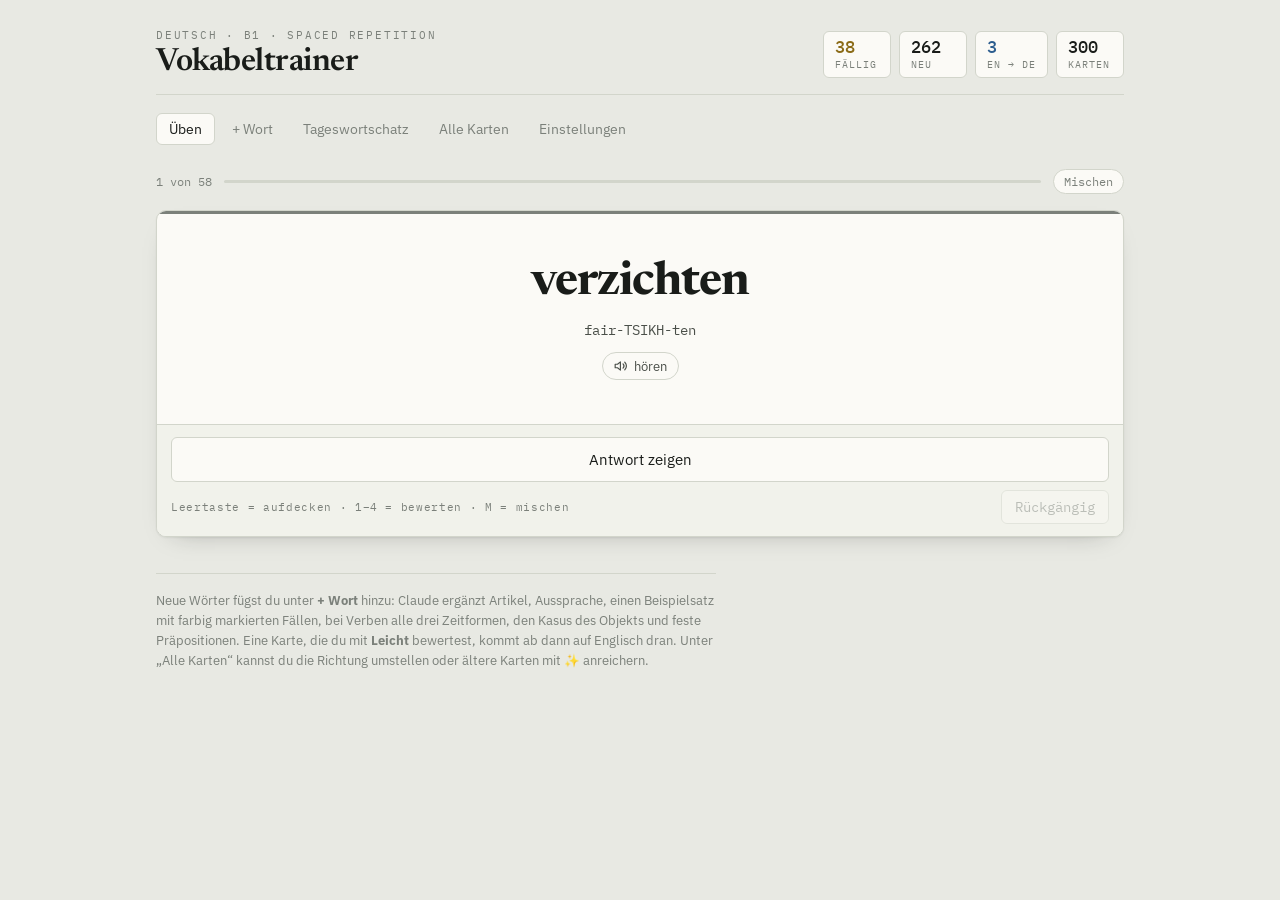
<file: vokabeltrainer/index.html>
<!doctype html>
<html lang="de">
<head>
<meta charset="utf-8">
<meta name="viewport" content="width=device-width,initial-scale=1">
<title>Vokabeltrainer</title>
<link rel="preconnect" href="https://fonts.googleapis.com">
<link rel="preconnect" href="https://fonts.gstatic.com" crossorigin>
<link rel="stylesheet" href="https://fonts.googleapis.com/css2?family=Newsreader:ital,opsz,wght@0,6..72,400;0,6..72,600;1,6..72,400&family=IBM+Plex+Sans:wght@400;500;600&family=IBM+Plex+Mono:wght@400;500&display=swap">
<link rel="stylesheet" href="style.css">
</head>
<body>
<div class="wrap">
  <header>
    <div class="brand">
      <div class="eyebrow">Deutsch · B1 · Spaced Repetition</div>
      <h1>Vokabeltrainer</h1>
    </div>
    <div class="stats">
      <div class="stat due"><b id="s-due">–</b><span>fällig</span></div>
      <div class="stat"><b id="s-new">–</b><span>neu</span></div>
      <div class="stat rev"><b id="s-rev">–</b><span>EN → DE</span></div>
      <div class="stat"><b id="s-total">–</b><span>Karten</span></div>
    </div>
  </header>

  <div class="tabs" role="tablist">
    <button class="tab" id="tab-review" role="tab" aria-selected="true">Üben</button>
    <button class="tab" id="tab-add" role="tab" aria-selected="false">+ Wort</button>
    <button class="tab" id="tab-days" role="tab" aria-selected="false">Tageswortschatz</button>
    <button class="tab" id="tab-browse" role="tab" aria-selected="false">Alle Karten</button>
    <button class="tab" id="tab-settings" role="tab" aria-selected="false">Einstellungen</button>
  </div>

  <section id="view-review">
    <div class="prog" id="prog" hidden>
      <span id="prog-text">0 von 0</span>
      <span class="track"><span class="fill" id="prog-fill"></span></span>
      <button class="mix" id="shuffle-queue" title="Reihenfolge mischen">Mischen</button>
    </div>

    <div class="panel" id="msg">
      <h2 id="msg-title">Wird geladen …</h2>
      <p id="msg-text">Karten werden geholt.</p>
    </div>

    <div class="review" id="card" hidden>
      <div class="body">
        <div class="face" id="c-front"></div>
        <div class="answer" id="c-answer" hidden></div>
      </div>
      <div class="controls">
        <button class="reveal-btn" id="reveal">Antwort zeigen</button>
        <div class="grades" id="grades" hidden>
          <button class="grade" data-g="1"><b>Nochmal</b><span id="i1"></span></button>
          <button class="grade" data-g="2"><b>Schwer</b><span id="i2"></span></button>
          <button class="grade" data-g="3"><b>Gut</b><span id="i3"></span></button>
          <button class="grade" data-g="4"><b>Leicht</b><span id="i4"></span></button>
        </div>
        <div class="undo-row">
          <span class="keys">Leertaste = aufdecken · 1–4 = bewerten · M = mischen</span>
          <button id="undo" disabled>Rückgängig</button>
        </div>
      </div>
    </div>
  </section>

  <section id="view-add" hidden>
    <form class="addform" id="add-form" autocomplete="off">
      <label class="field grow">
        <span>Wort</span>
        <input type="text" id="add-word" placeholder="z. B. sich freuen, Absage, abhängen …" required>
      </label>
      <label class="field grow">
        <span>Bedeutung / Kontext <i>(optional)</i></span>
        <input type="text" id="add-hint" placeholder="falls mehrdeutig, z. B. „Bank“ = bench">
      </label>
      <button type="submit" class="primary" id="add-go">Nachschlagen</button>
    </form>
    <p class="status" id="add-status" role="status"></p>
    <div id="add-preview"></div>
  </section>

  <section id="view-days" hidden>
    <div class="daybar">
      <span class="daynav">
        <button class="nav" id="day-prev" title="Früherer Tag">‹</button>
        <select id="day-select" aria-label="Tag auswählen"></select>
        <button class="nav" id="day-next" title="Späterer Tag">›</button>
      </span>
      <button class="mix" id="shuffle-day">Mischen</button>
      <button class="mix" id="flip-all">Alle umdrehen</button>
      <span class="daycount" id="day-count"></span>
    </div>

    <details class="key">
      <summary>Reading the pronunciations</summary>
      <ul>
        <li><b>CAPS</b> — the stressed syllable, hit it harder</li>
        <li><b>kh</b> — the <i>ch</i> hiss: like <i>huge</i>, or Scottish <i>loch</i></li>
        <li><b>ew</b> — the <i>ü</i>: say “ee” with your lips rounded</li>
        <li><b>ur</b> — the <i>ö</i>: the vowel in British “fur”</li>
        <li><b>ts</b> = z · <b>v</b> = w · <b>f</b> = v · <b>z</b> = s</li>
        <li><b>ow</b> = au · <b>oy</b> = eu/äu · <b>ine</b> = ein</li>
      </ul>
    </details>

    <div class="grid" id="day-grid"></div>
  </section>

  <section id="view-browse" hidden>
    <div class="toolbar">
      <input type="search" id="search" placeholder="Wort oder Bedeutung suchen …" aria-label="Karten durchsuchen">
      <span class="mono" id="browse-count"></span>
    </div>
    <div class="table-scroll">
      <table>
        <thead><tr><th>Wort</th><th>Bedeutung</th><th>Tag</th><th>Status</th><th>Richtung</th><th>Fällig</th><th>Intervall</th><th>Wdh.</th><th></th></tr></thead>
        <tbody id="rows"></tbody>
      </table>
    </div>
  </section>

  <section id="view-settings" hidden>
    <div class="settings">
      <div class="setblock">
        <h3>Claude API-Schlüssel</h3>
        <p>Zum Nachschlagen neuer Wörter. Der Schlüssel bleibt in diesem Browser und wird nur an <span class="mono">api.anthropic.com</span> geschickt. Einen Schlüssel bekommst du unter <a href="https://console.anthropic.com/" target="_blank" rel="noopener">console.anthropic.com</a>.</p>
        <div class="row">
          <input type="password" id="api-key" placeholder="sk-ant-…" autocomplete="off" aria-label="API-Schlüssel">
          <button id="key-save">Speichern</button>
          <button id="key-clear">Entfernen</button>
        </div>
        <p class="status" id="key-status"></p>
      </div>
      <div class="setblock">
        <h3>Daten</h3>
        <p>Karten und Lernstand liegen im Speicher dieses Browsers. Exportiere sie, um sie zu sichern oder auf ein anderes Gerät zu übertragen.</p>
        <div class="row">
          <button id="export">Exportieren (JSON)</button>
          <label class="filebtn">Importieren …<input type="file" id="import" accept="application/json,.json" hidden></label>
          <button id="reset" class="danger">Auf Startsatz zurücksetzen</button>
        </div>
        <p class="status" id="data-status"></p>
      </div>
    </div>
  </section>

  <footer>Neue Wörter fügst du unter <b>+ Wort</b> hinzu: Claude ergänzt Artikel, Aussprache, einen Beispielsatz mit farbig markierten Fällen, bei Verben alle drei Zeitformen, den Kasus des Objekts und feste Präpositionen. Eine Karte, die du mit <b>Leicht</b> bewertest, kommt ab dann auf Englisch dran. Unter „Alle Karten“ kannst du die Richtung umstellen oder ältere Karten mit ✨ anreichern.</footer>
</div>
<script type="module" src="app.js"></script>
</body>
</html>
</file>
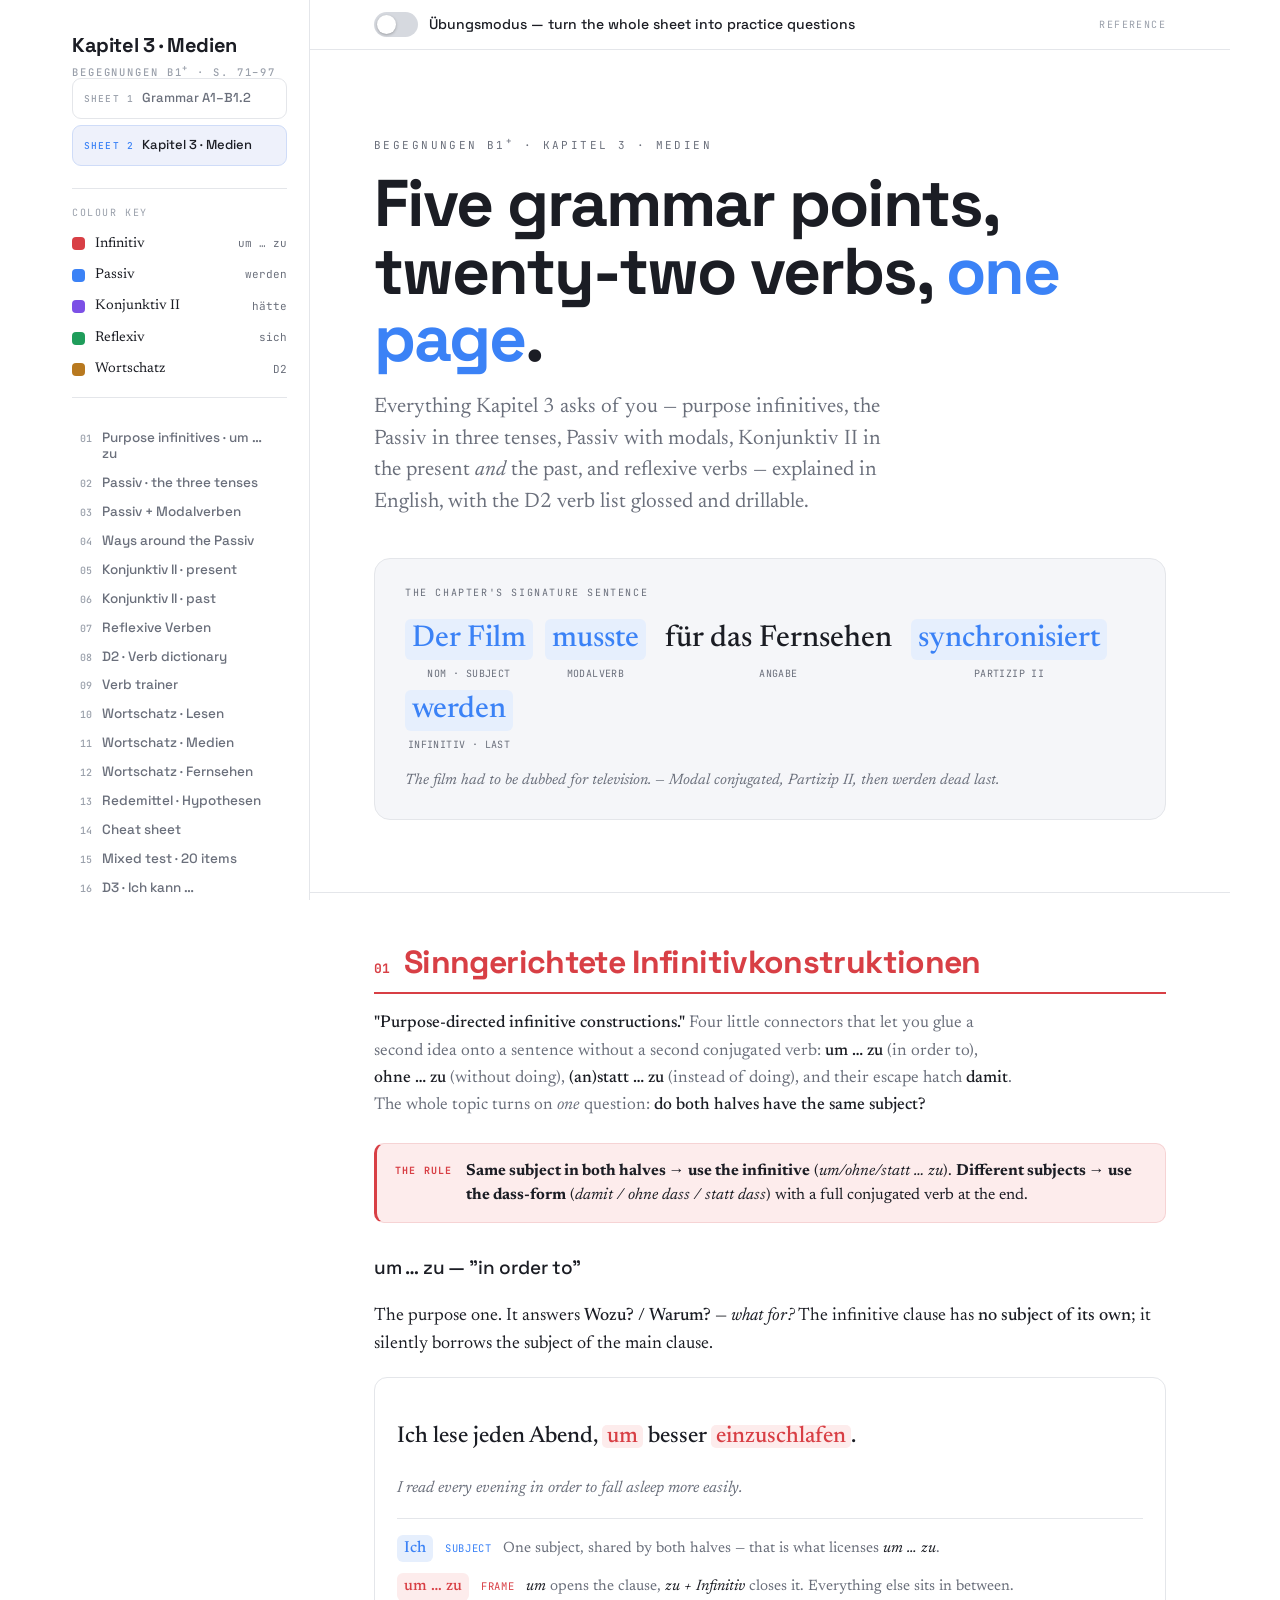
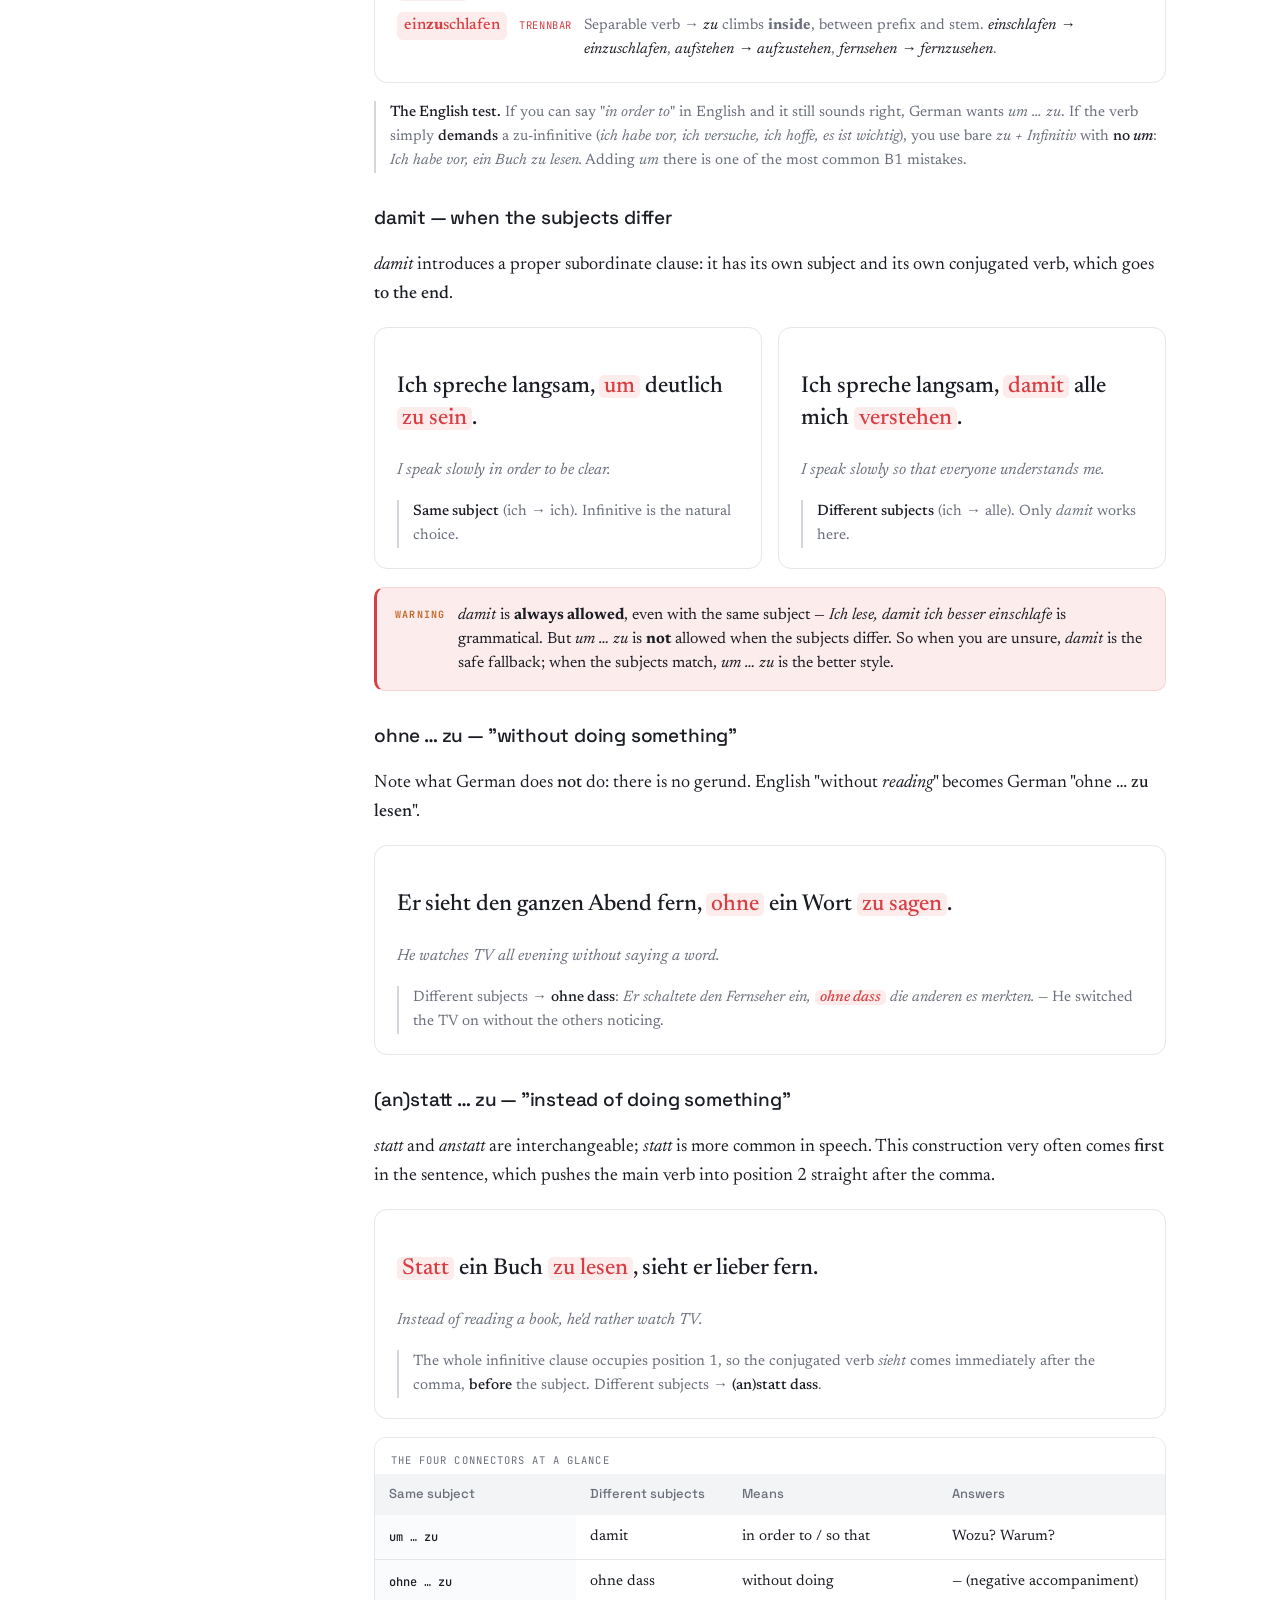
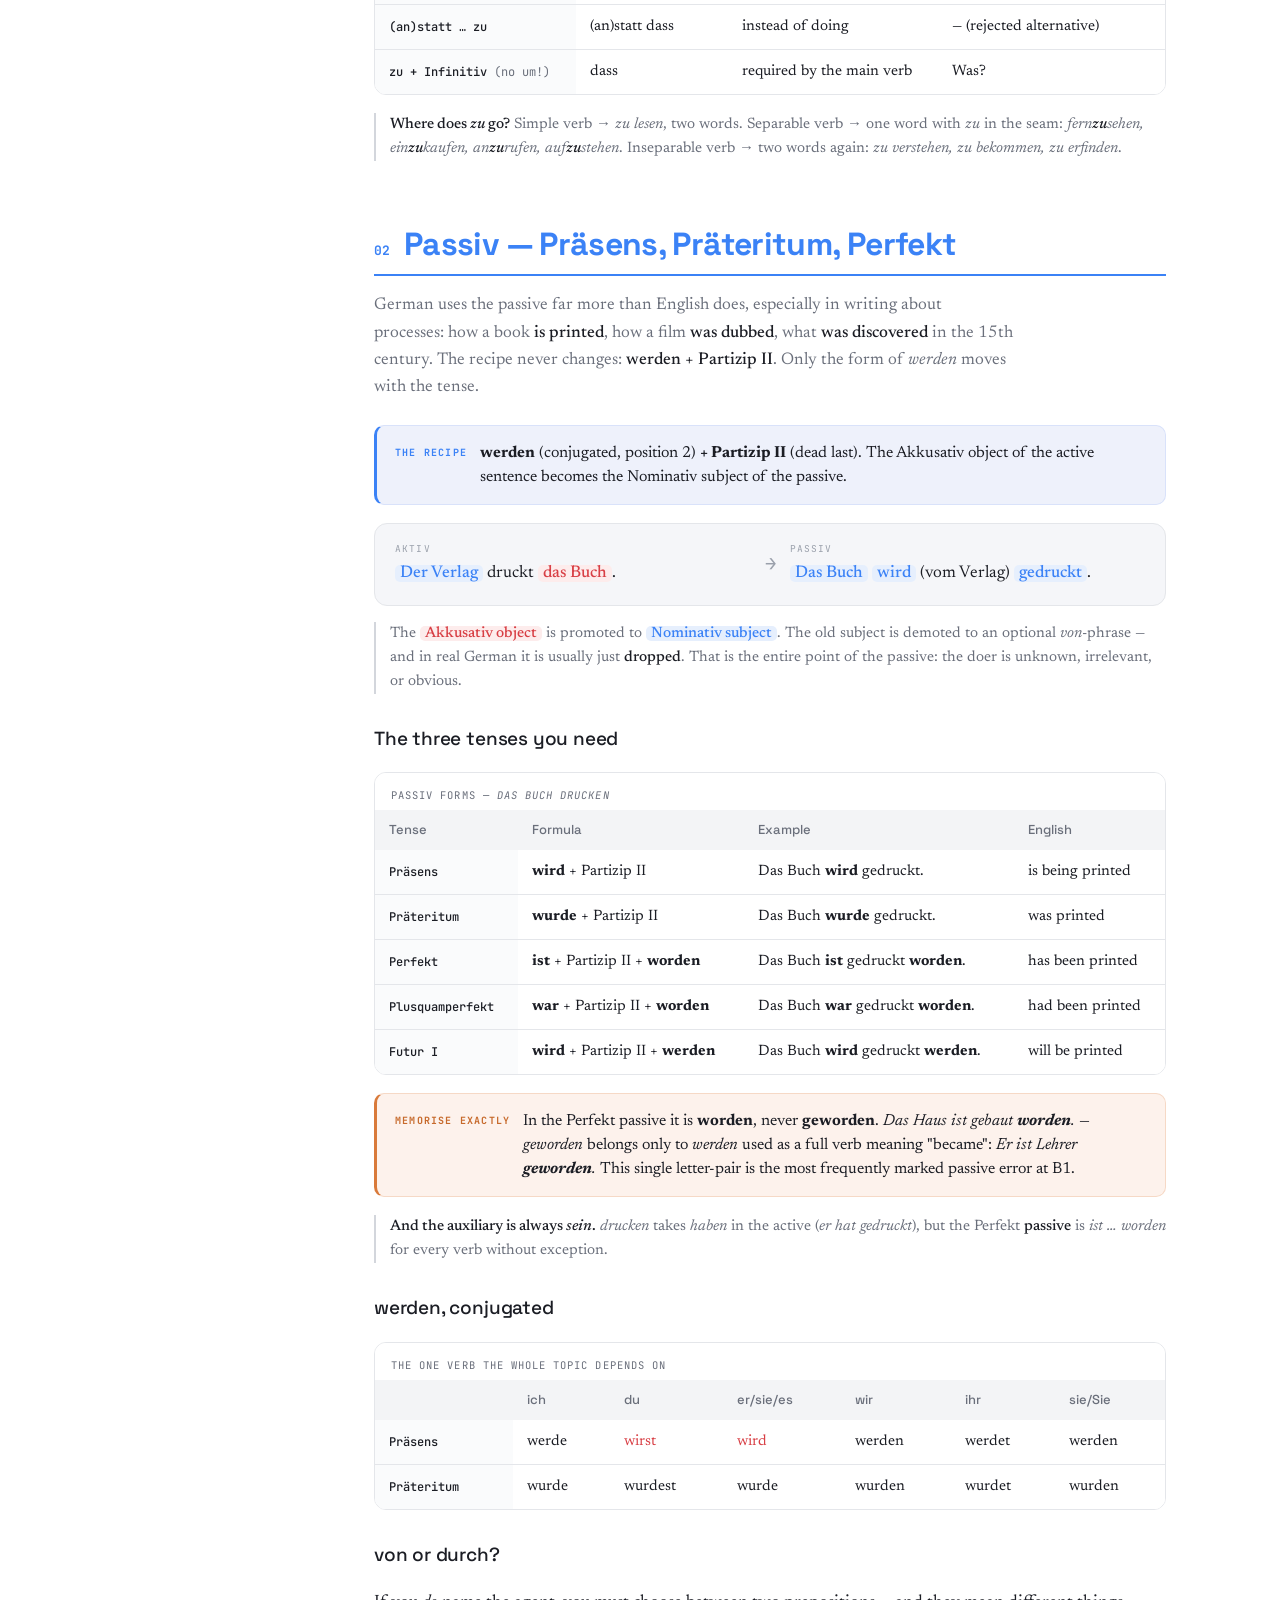
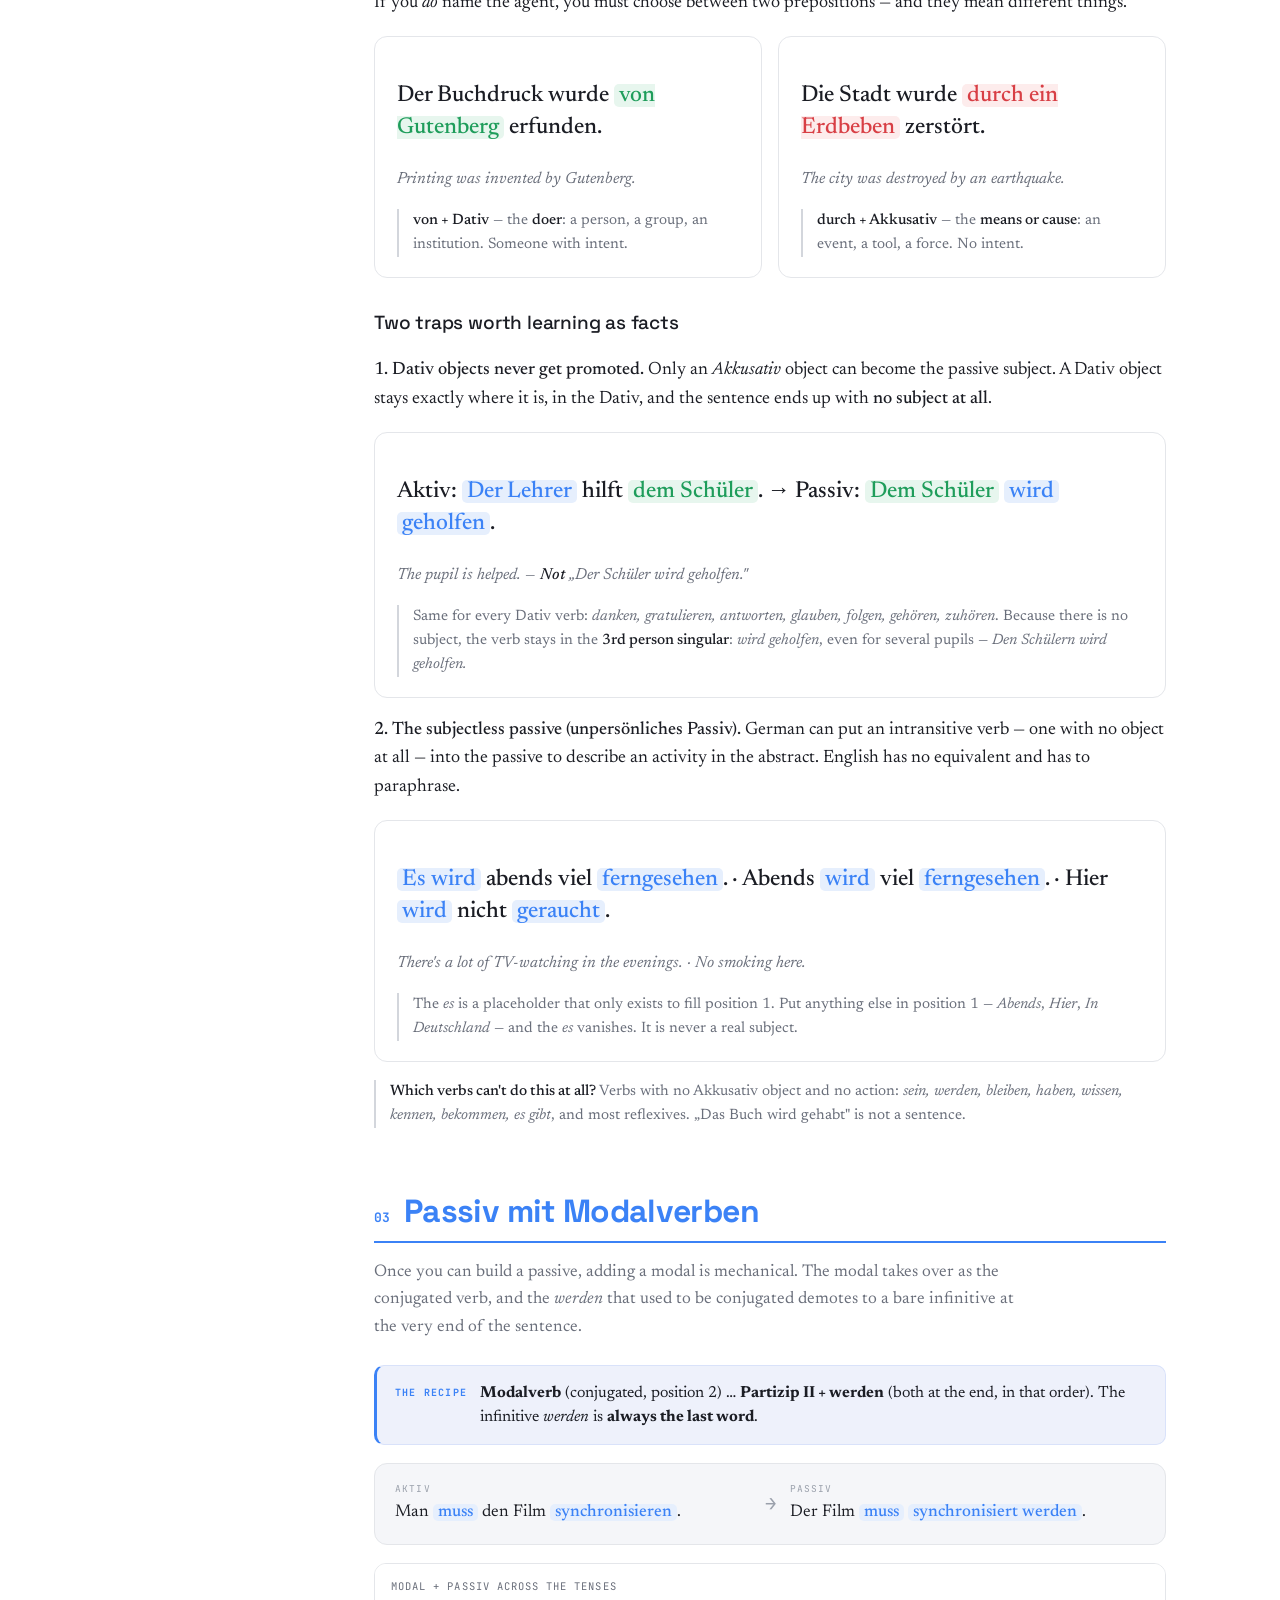
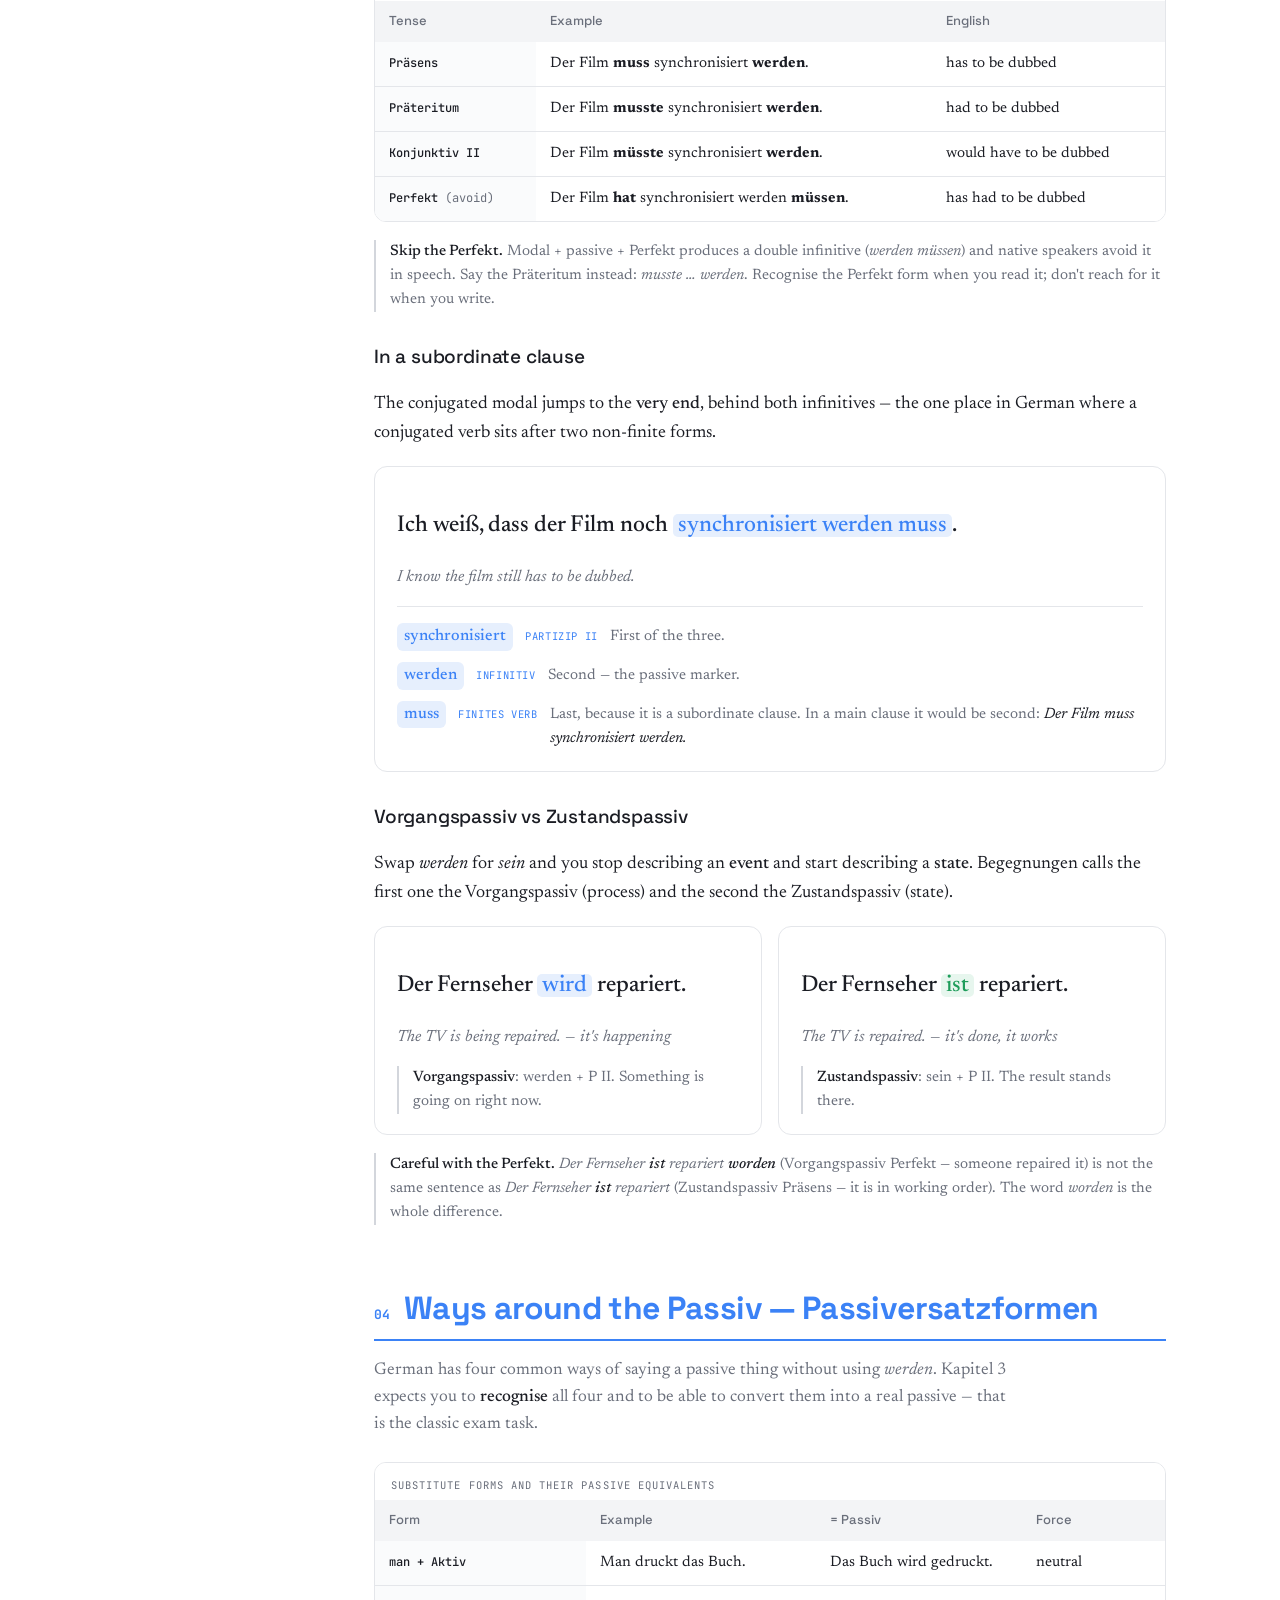
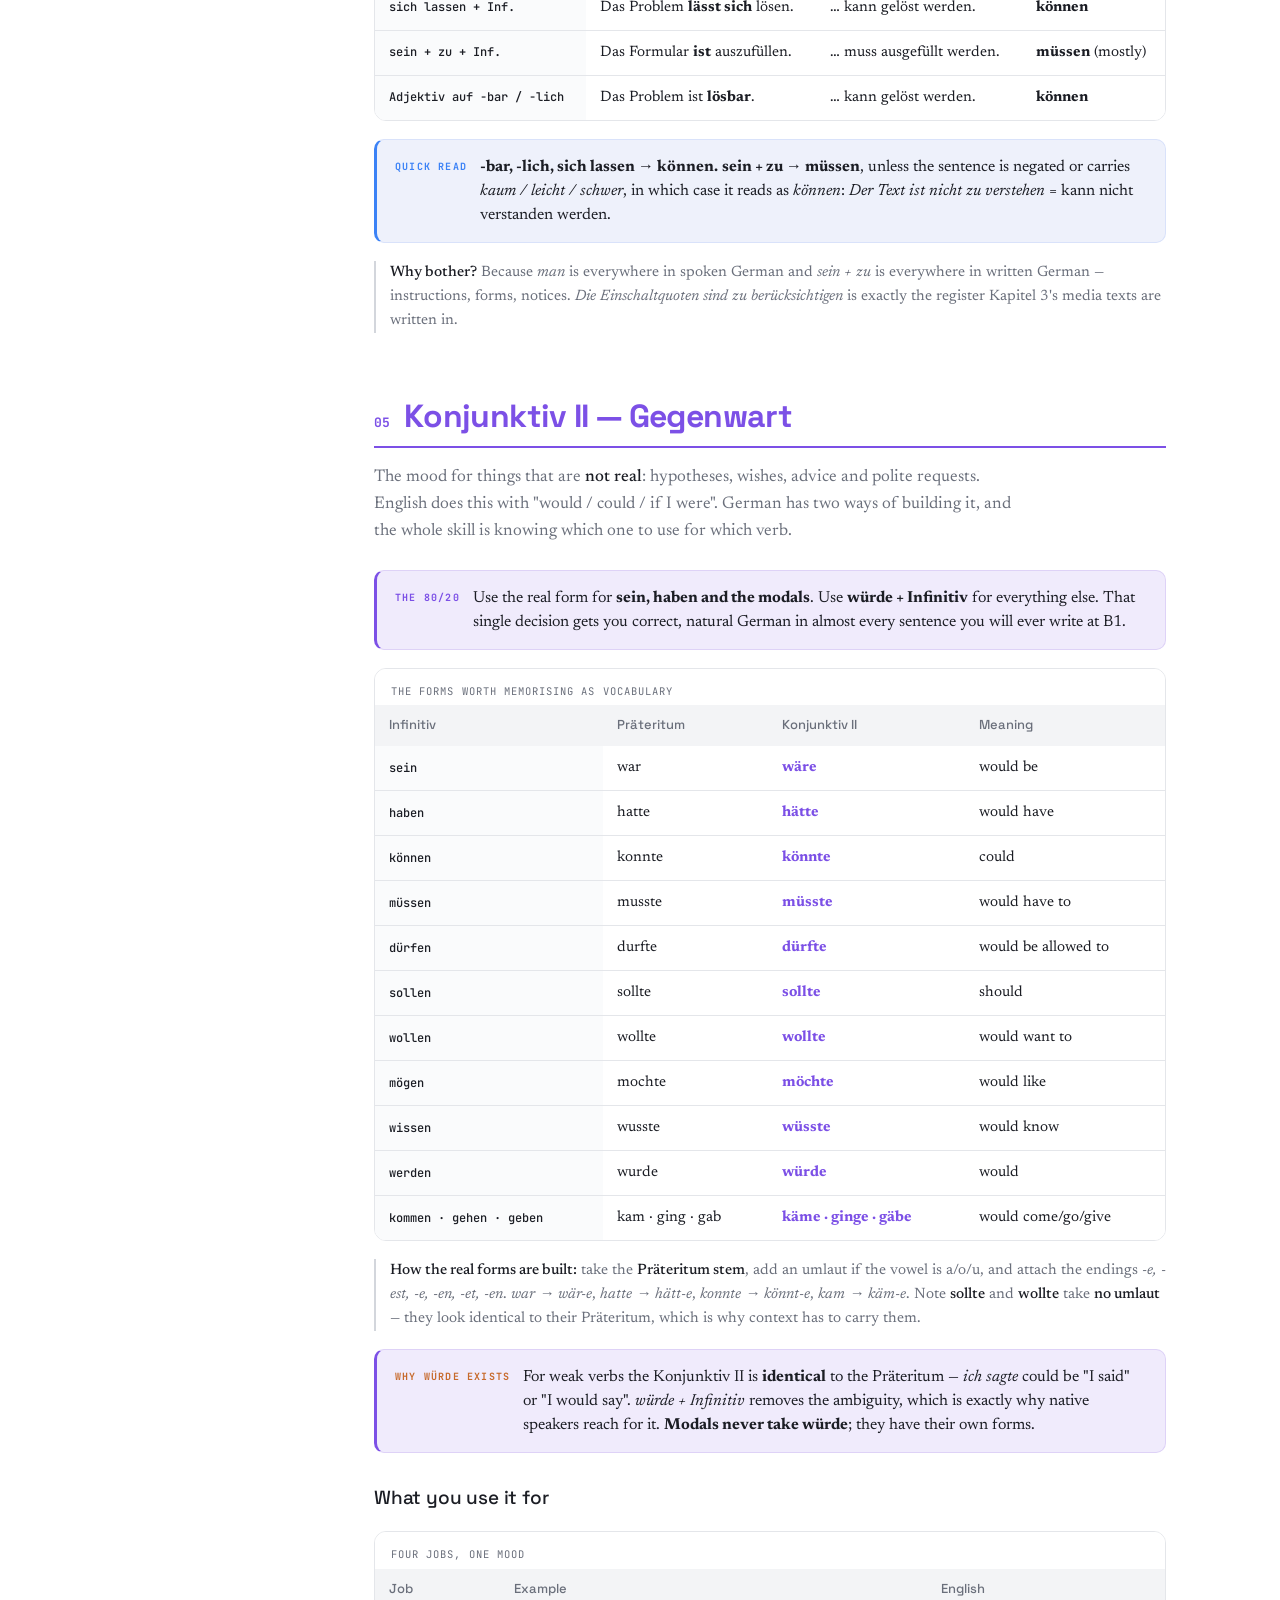
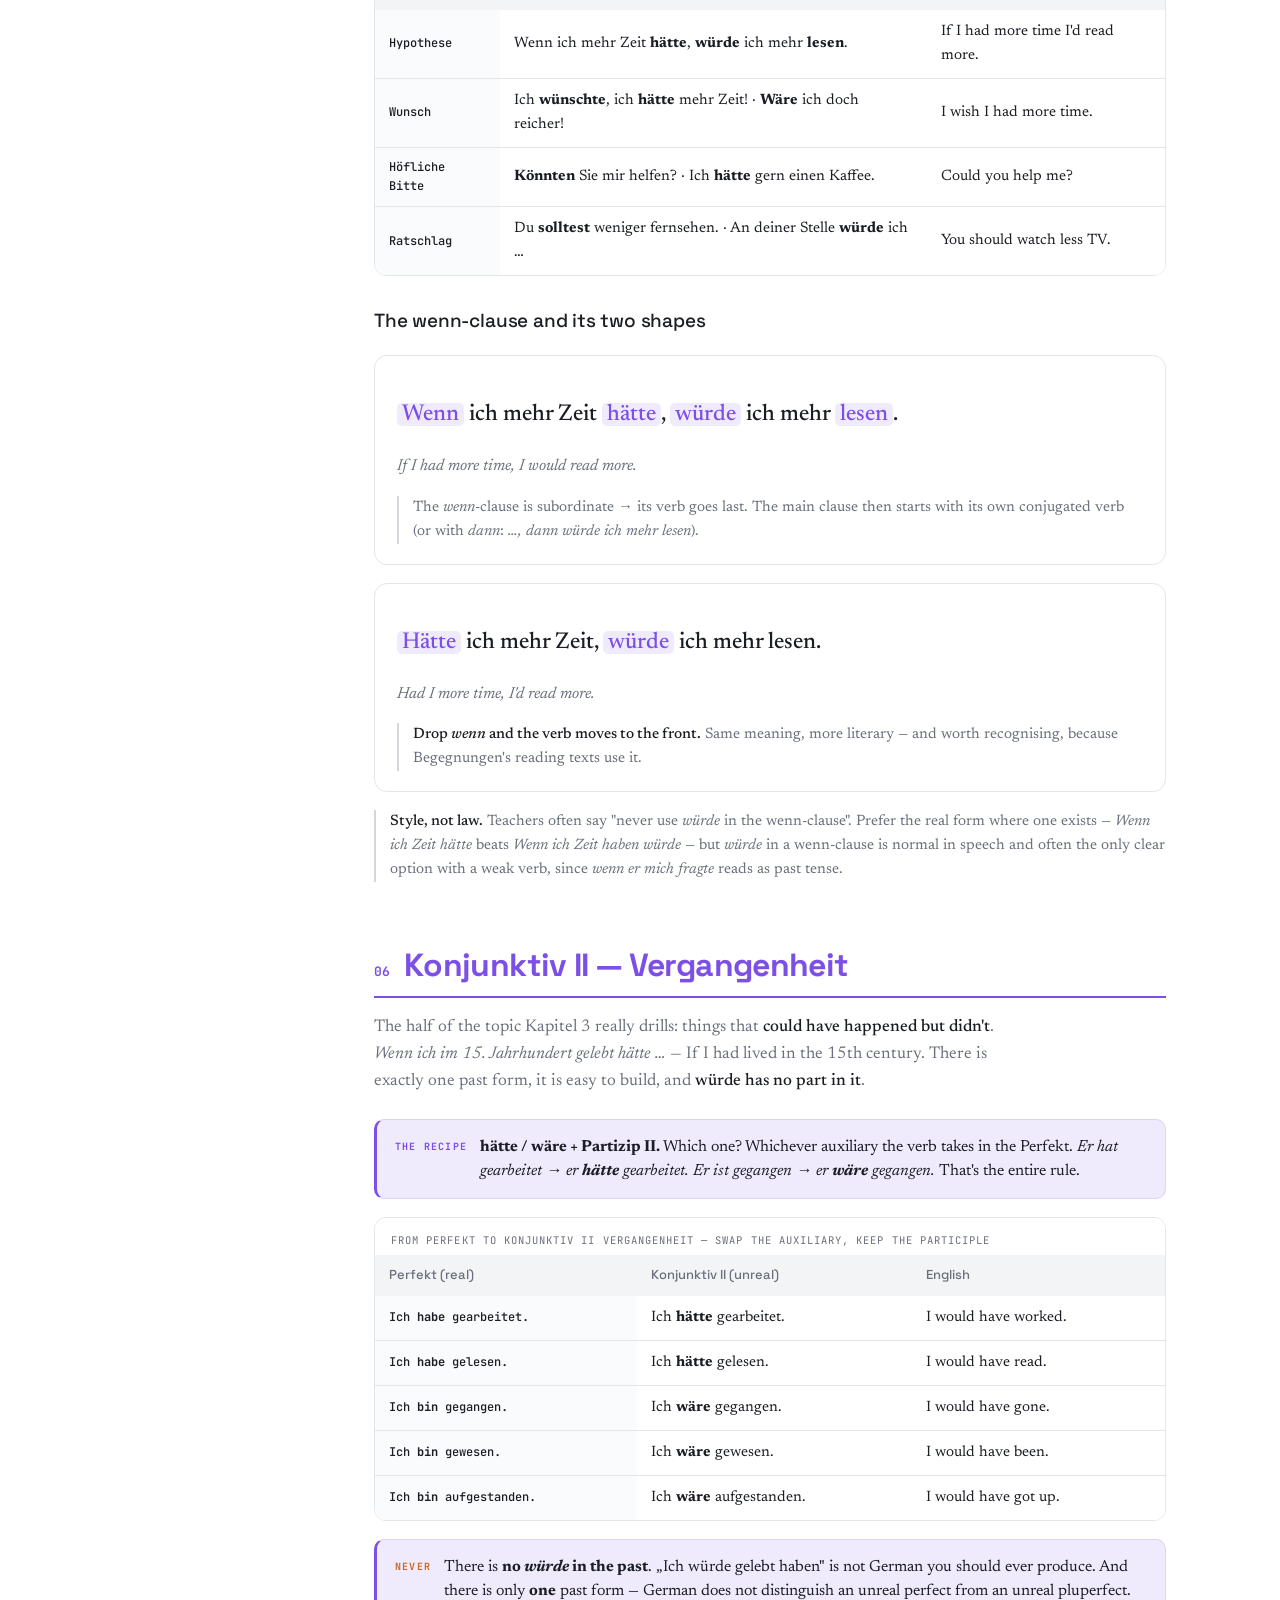
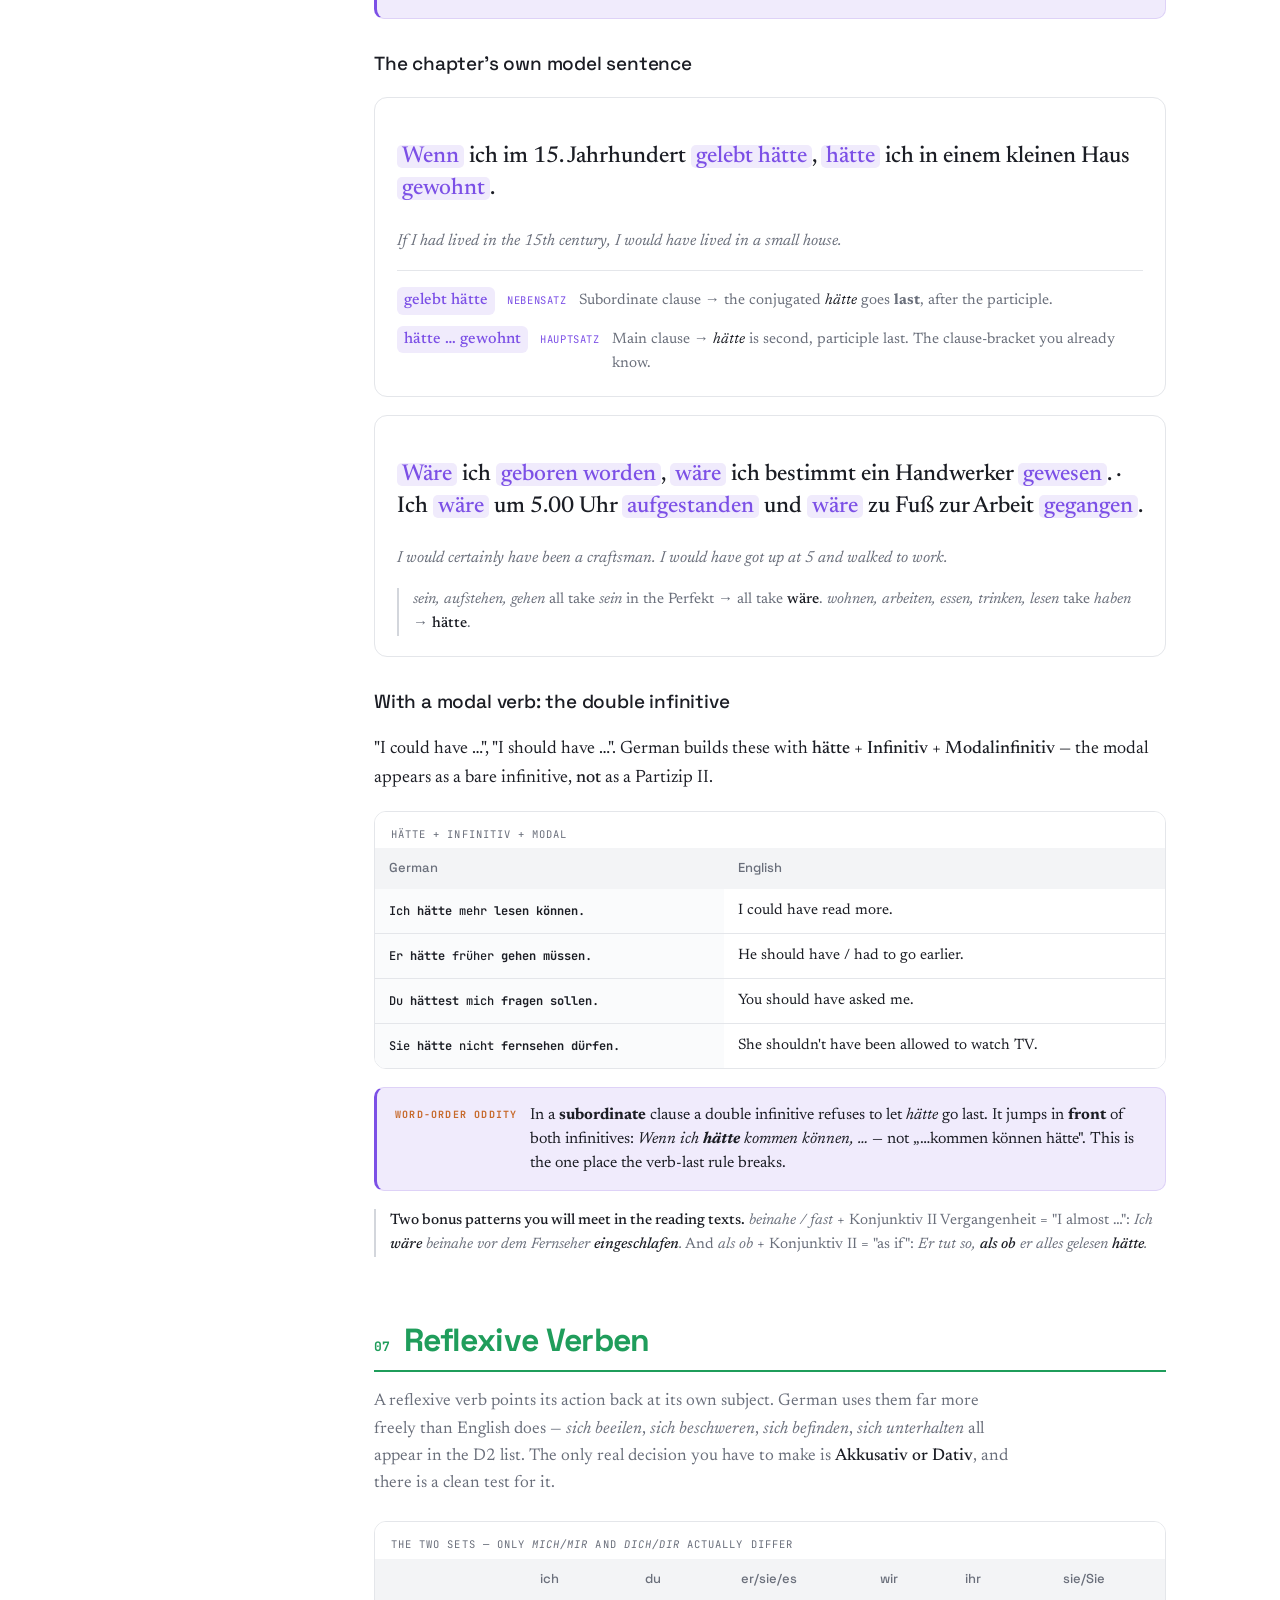
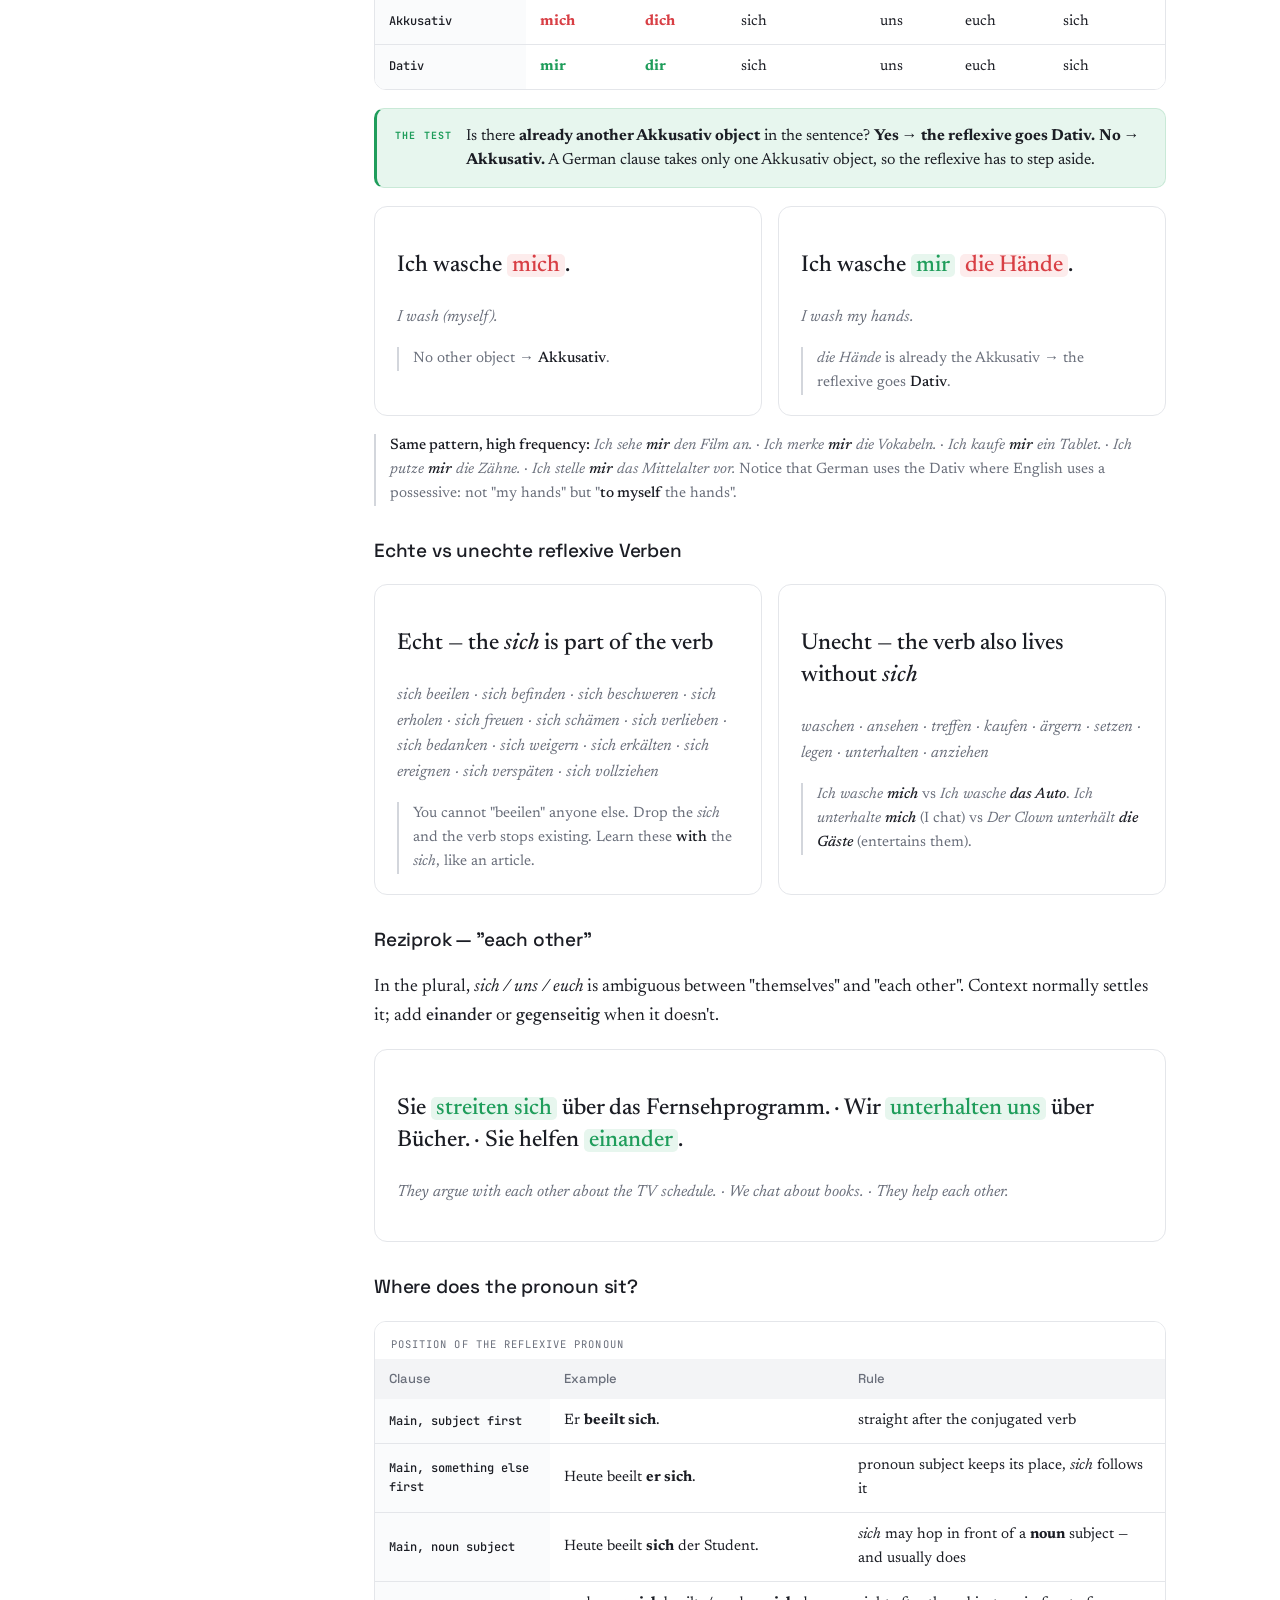
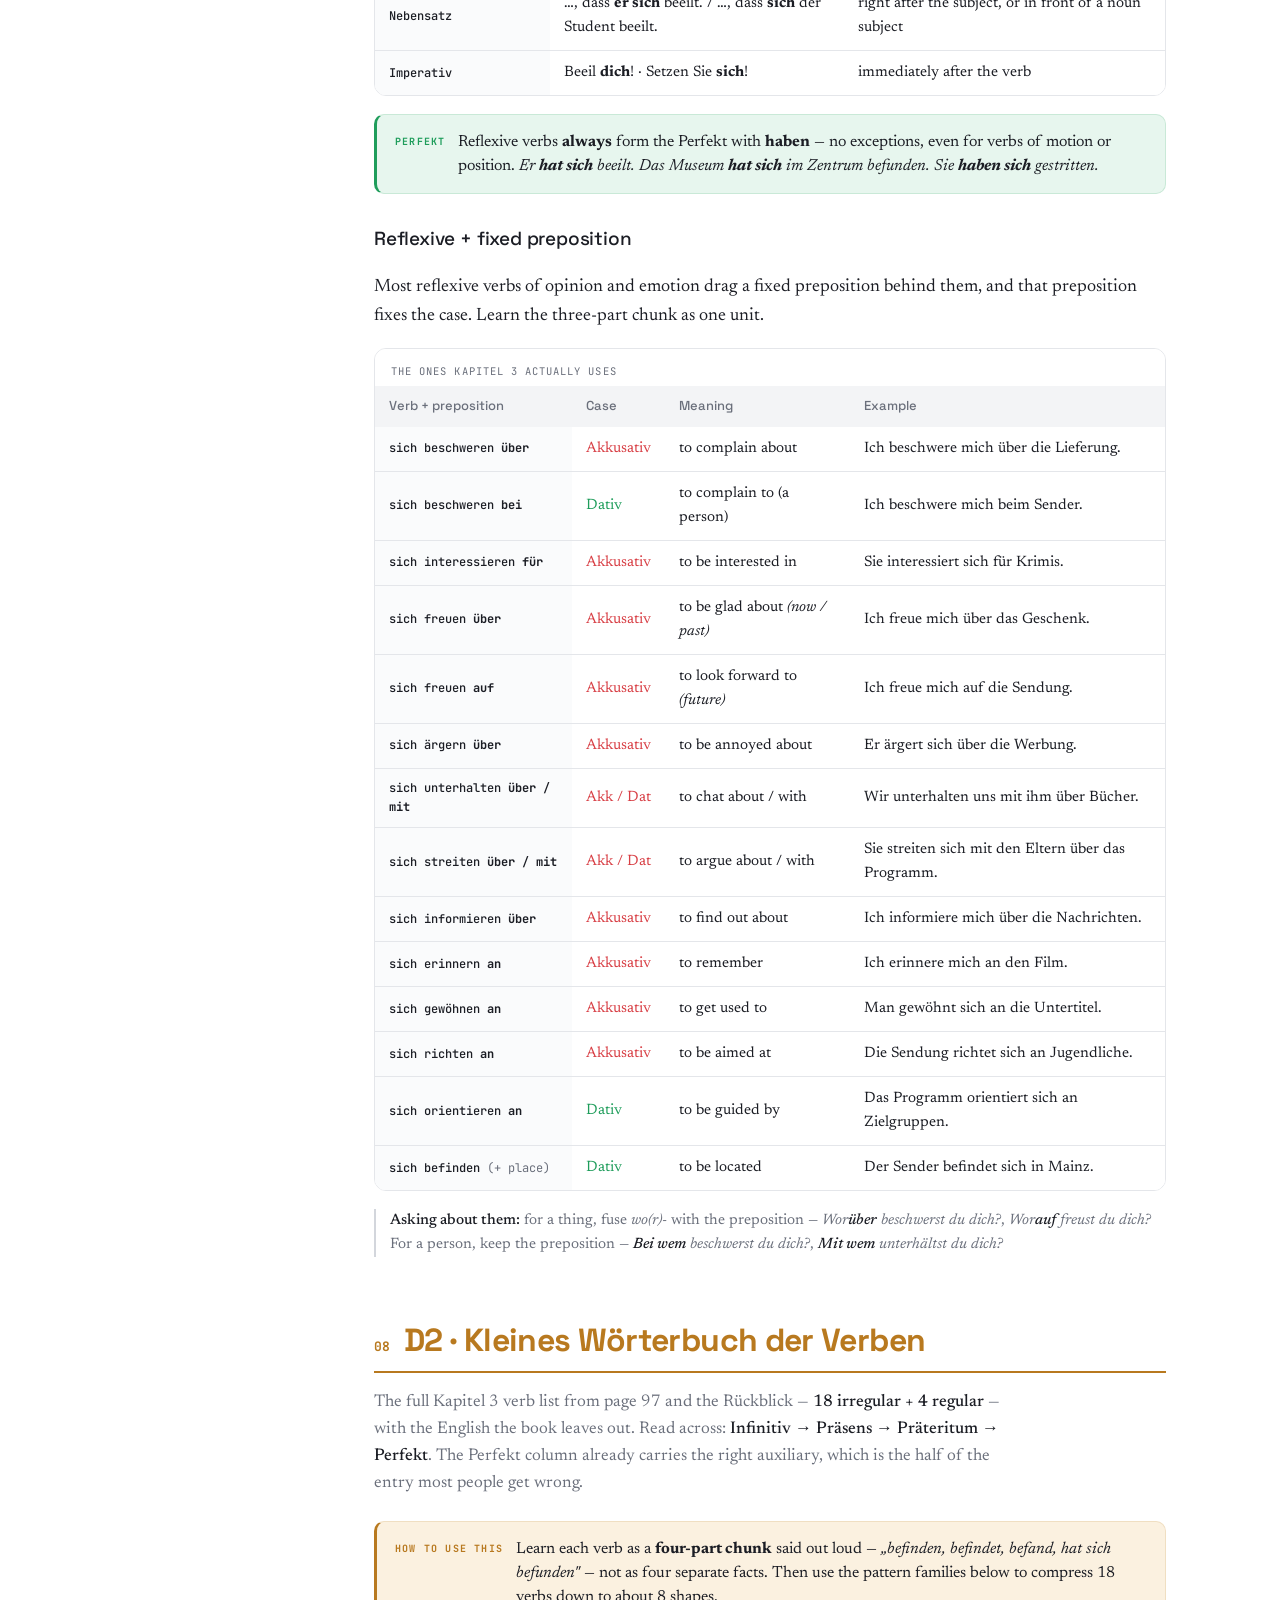
<file: kapitel-3.html>
<!DOCTYPE html>
<html lang="en">
<head>
<meta charset="UTF-8">
<meta name="viewport" content="width=device-width, initial-scale=1.0">
<meta name="color-scheme" content="light only">
<title>Begegnungen B1+ · Kapitel 3 — Medien</title>
<link rel="preconnect" href="https://fonts.googleapis.com">
<link rel="preconnect" href="https://fonts.gstatic.com" crossorigin>
<link href="https://fonts.googleapis.com/css2?family=Space+Grotesk:wght@400;500;700&family=Newsreader:ital,opsz,wght@0,6..72,400;0,6..72,500;1,6..72,400;1,6..72,500&family=JetBrains+Mono:wght@500;700&display=swap" rel="stylesheet">
<style>
  :root{
    color-scheme:light only;
    --ink:#1b1d24;
    --muted:#6a6f7b;
    --faint:#9aa0ab;
    --paper:#f4f5f7;
    --card:#ffffff;
    --line:#e4e6ea;
    --line-strong:#d3d6dc;
    --header:#181b22;
    --accent:#3b82f6;

    /* the four cases — the spine of the whole guide */
    --nom:#3b82f6;   --nom-bg:#e6effd;
    --akk:#d83f45;   --akk-bg:#fdecec;
    --dat:#1f9d5b;   --dat-bg:#e7f6ee;
    --gen:#7c50e6;   --gen-bg:#f0ebfc;

    --display:'Space Grotesk',system-ui,sans-serif;
    --body:'Newsreader',Georgia,serif;
    --mono:'JetBrains Mono',ui-monospace,monospace;
  }

  *{box-sizing:border-box}
  html{scroll-behavior:smooth;background:#ffffff}
  @media (prefers-reduced-motion:reduce){html{scroll-behavior:auto}*{animation:none!important;transition:none!important}}
  body{
    margin:0;background:#ffffff;color:var(--ink);
    font-family:var(--body);font-size:18px;line-height:1.6;
    -webkit-font-smoothing:antialiased;
  }

  /* ---------- layout ---------- */
  .wrap{display:grid;grid-template-columns:260px minmax(0,1fr);gap:0;max-width:1180px;margin:0 auto;background:#ffffff}
  .main{padding:0 clamp(20px,5vw,64px) 120px;min-width:0;background:#ffffff}

  /* ---------- sidebar ---------- */
  aside{
    position:sticky;top:0;align-self:start;height:100vh;overflow-y:auto;background:#ffffff;
    padding:34px 22px 40px;border-right:1px solid var(--line);
  }
  aside .brand{font-family:var(--display);font-weight:700;font-size:20px;letter-spacing:-.02em;line-height:1.1}
  aside .brand span{display:block;font-family:var(--mono);font-weight:500;font-size:10.5px;letter-spacing:.18em;color:var(--faint);text-transform:uppercase;margin-top:8px}
  .legend{margin:22px 0 26px;padding:16px 0;border-top:1px solid var(--line);border-bottom:1px solid var(--line)}
  .legend .lg-title{font-family:var(--mono);font-size:10px;letter-spacing:.16em;text-transform:uppercase;color:var(--faint);margin-bottom:12px}
  .legend ul{list-style:none;margin:0;padding:0;display:flex;flex-direction:column;gap:9px}
  .legend li{display:flex;align-items:center;gap:10px;font-size:14px}
  .swatch{width:13px;height:13px;border-radius:4px;flex:none}
  .legend .q{font-family:var(--mono);font-size:11px;color:var(--muted);margin-left:auto}
  nav ol{list-style:none;margin:0;padding:0;counter-reset:s}
  nav li{counter-increment:s}
  nav a{
    display:flex;gap:10px;align-items:baseline;text-decoration:none;color:var(--muted);
    font-family:var(--display);font-size:13.5px;font-weight:500;padding:6px 8px;border-radius:7px;line-height:1.25;
  }
  nav a::before{content:counter(s,decimal-leading-zero);font-family:var(--mono);font-size:10px;color:var(--faint);flex:none}
  nav a:hover{color:var(--ink);background:#eef0f3}
  nav a:focus-visible{outline:2px solid var(--nom);outline-offset:2px}

  /* ---------- hero ---------- */
  header.hero{background:#ffffff;color:var(--ink);border-bottom:1px solid var(--line);padding:clamp(40px,7vw,84px) clamp(20px,5vw,64px) clamp(44px,6vw,72px);margin:0 calc(-1*clamp(20px,5vw,64px)) 0}
  .kicker{font-family:var(--mono);font-size:11px;letter-spacing:.22em;text-transform:uppercase;color:var(--muted)}
  header.hero h1{font-family:var(--display);font-weight:700;letter-spacing:-.03em;line-height:1.02;font-size:clamp(38px,7vw,66px);margin:16px 0 0}
  header.hero h1 em{font-style:normal;color:var(--accent)}
  header.hero .sub{font-size:clamp(17px,2.4vw,21px);color:var(--muted);max-width:44ch;margin:20px 0 0;line-height:1.5}

  /* diagrammed hero sentence */
  .diagram{margin:40px 0 0;padding:26px clamp(18px,3vw,30px);background:#f5f6f9;border:1px solid var(--line);border-radius:16px}
  .diagram .dlabel{font-family:var(--mono);font-size:10px;letter-spacing:.16em;text-transform:uppercase;color:var(--muted);margin-bottom:18px}
  .dsent{display:flex;flex-wrap:wrap;gap:10px 12px;font-family:var(--body);font-size:clamp(20px,3.3vw,30px);line-height:1.3}
  .tok{display:flex;flex-direction:column;gap:7px}
  .tok .w{padding:1px 7px;border-radius:6px;font-weight:500}
  .tok .t{font-family:var(--mono);font-size:10px;letter-spacing:.04em;text-align:center;color:var(--muted);text-transform:uppercase}
  .tok.plain .w{color:var(--ink)}
  .w.nom{background:var(--nom-bg);color:var(--nom)}
  .w.akk{background:var(--akk-bg);color:var(--akk)}
  .w.dat{background:var(--dat-bg);color:var(--dat)}
  .w.gen{background:var(--gen-bg);color:var(--gen)}
  .diagram .dgloss{font-style:italic;color:var(--muted);font-size:15px;margin-top:18px}

  /* ---------- sections ---------- */
  section{padding-top:52px}
  .sec-head{display:flex;align-items:baseline;gap:14px;margin-bottom:6px;border-bottom:2px solid var(--accent);padding-bottom:12px}
  .sec-head .num{font-family:var(--mono);font-weight:700;font-size:13px;color:var(--accent);flex:none}
  .sec-head h2{font-family:var(--display);font-weight:700;letter-spacing:-.02em;font-size:clamp(24px,3.6vw,32px);margin:0;line-height:1.1;color:var(--accent)}
  .lead{color:var(--muted);font-size:17px;margin:16px 0 24px;max-width:64ch}
  .lead b, p b{color:var(--ink);font-weight:500}

  h3.subhead{font-family:var(--display);font-weight:500;font-size:19px;letter-spacing:-.01em;margin:30px 0 4px;color:var(--ink)}

  /* rule callout */
  .rule{display:flex;gap:13px;background:#eef1fb;border:1px solid #d9e2fa;border-left:3px solid var(--accent);border-radius:10px;padding:15px 18px;margin:18px 0;font-size:16px;line-height:1.5}
  .rule .tag{font-family:var(--mono);font-size:10px;letter-spacing:.12em;text-transform:uppercase;color:var(--accent);font-weight:700;padding-top:4px;flex:none}
  .rule.warn{background:#fdf2ec;border-color:#f6d9c6;border-left-color:#d97a3a}
  .rule.warn .tag{color:#c76a2c}

  /* example card + parse */
  .ex{background:var(--card);border:1px solid var(--line);border-radius:13px;padding:20px 22px;margin:18px 0}
  .ex .de{font-size:clamp(19px,2.6vw,23px);line-height:1.4;font-weight:500}
  .ex .en{font-style:italic;color:var(--muted);font-size:16px;margin-top:5px}
  .parse{list-style:none;margin:16px 0 0;padding:16px 0 0;border-top:1px solid var(--line);display:flex;flex-direction:column;gap:11px}
  .parse li{display:grid;grid-template-columns:auto auto 1fr;gap:10px 12px;align-items:baseline;font-size:15px}
  @media (max-width:520px){.parse li{grid-template-columns:1fr;gap:4px}}
  .parse .p{font-weight:500;padding:1px 7px;border-radius:6px;white-space:nowrap;font-size:16px}
  .parse .lab{font-family:var(--mono);font-size:10.5px;letter-spacing:.06em;text-transform:uppercase;padding-top:2px;white-space:nowrap}
  .parse .exp{color:var(--muted);font-size:15px}
  .parse .exp em{color:var(--ink);font-style:italic}

  /* case tinting utilities */
  .nom{background:var(--nom-bg);color:var(--nom)} .lab.nom{background:none;color:var(--nom)}
  .akk{background:var(--akk-bg);color:var(--akk)} .lab.akk{background:none;color:var(--akk)}
  .dat{background:var(--dat-bg);color:var(--dat)} .lab.dat{background:none;color:var(--dat)}
  .gen{background:var(--gen-bg);color:var(--gen)} .lab.gen{background:none;color:var(--gen)}
  .lab.neutral{color:var(--faint)}
  .p.plain{background:#f0f1f3;color:var(--ink)}

  /* inline colored word in prose */
  .c{padding:0 5px;border-radius:5px;font-weight:500}
  .c.nom{background:var(--nom-bg);color:var(--nom)}
  .c.akk{background:var(--akk-bg);color:var(--akk)}
  .c.dat{background:var(--dat-bg);color:var(--dat)}
  .c.gen{background:var(--gen-bg);color:var(--gen)}

  /* tables */
  .tbl{overflow-x:auto;margin:18px 0;border:1px solid var(--line);border-radius:12px;background:#ffffff}
  table{border-collapse:collapse;width:100%;font-size:15px;min-width:460px;background:#ffffff}
  caption{caption-side:top;text-align:left;font-family:var(--mono);font-size:10.5px;letter-spacing:.1em;text-transform:uppercase;color:var(--muted);padding:14px 16px 6px;background:#ffffff}
  th,td{padding:10px 14px;text-align:left;border-bottom:1px solid var(--line);background:#ffffff;color:var(--ink)}
  thead th{background:#f3f4f6;font-family:var(--display);font-weight:500;font-size:13px;color:var(--muted)}
  tbody th{font-family:var(--mono);font-size:12px;font-weight:500;color:var(--ink);background:#fafbfc}
  tr:last-child td,tr:last-child th{border-bottom:none}
  td .end{font-weight:700}
  td.n{color:var(--nom)} td.a{color:var(--akk)} td.d{color:var(--dat)} td.g{color:var(--gen)}

  /* mini two-column compare */
  .split{display:grid;grid-template-columns:1fr 1fr;gap:16px;margin:18px 0}
  @media (max-width:640px){.split{grid-template-columns:1fr}}
  .split .ex{margin:0}

  .tip{font-size:15px;color:var(--muted);margin:14px 0;padding-left:14px;border-left:2px solid var(--line-strong)}
  .tip b{color:var(--ink);font-weight:500}

  /* ---------- exercise mode ---------- */
  .modebar{position:sticky;top:0;z-index:20;display:flex;align-items:center;gap:14px;flex-wrap:wrap;
    background:rgba(255,255,255,.93);backdrop-filter:blur(8px);border-bottom:1px solid var(--line);
    margin:0 calc(-1*clamp(20px,5vw,64px));padding:12px clamp(20px,5vw,64px)}
  .switch{display:flex;align-items:center;gap:11px;cursor:pointer;-webkit-user-select:none;user-select:none}
  .switch input{position:absolute;opacity:0;width:0;height:0}
  .switch .track{width:44px;height:25px;border-radius:999px;background:#d6d9df;flex:none;padding:3px;transition:background .18s}
  .switch .knob{display:block;width:19px;height:19px;border-radius:50%;background:#fff;box-shadow:0 1px 3px rgba(0,0,0,.28);transition:transform .18s}
  .switch input:checked + .track{background:var(--accent)}
  .switch input:checked + .track .knob{transform:translateX(19px)}
  .switch input:focus-visible + .track{outline:2px solid var(--nom);outline-offset:2px}
  .switch .lbl{font-family:var(--display);font-size:14px;font-weight:500}
  .modehint{font-family:var(--mono);font-size:10px;letter-spacing:.14em;text-transform:uppercase;color:var(--faint);margin-left:auto}
  .modehint b{color:var(--accent);font-weight:700}

  /* the flip — no JS needed */
  .drill{display:none}
  body:has(#mode:checked) .drill{display:block}
  body:has(#mode:checked) section > *:not(.sec-head):not(.drill):not(footer){display:none}
  body:has(#mode:checked) header.hero .diagram,
  body:has(#mode:checked) header.hero .sub{display:none}
  body:has(#mode:checked) .ref-label{display:none}
  .drill-label{display:none}
  body:has(#mode:checked) .drill-label{display:inline}

  .drill{margin-top:18px}
  .drill .dhead{font-family:var(--mono);font-size:10px;letter-spacing:.14em;text-transform:uppercase;color:var(--accent);margin-bottom:14px}
  .drill .q{background:var(--card);border:1px solid var(--line);border-radius:11px;padding:14px 16px;margin:10px 0}
  .drill .q .qt{margin:0 0 10px;font-size:16.5px;line-height:1.55}
  .drill .q .qt em{color:var(--muted);font-size:14.5px;font-style:italic}
  .drill .q .qt b{font-weight:700}
  .drill .q .row{display:flex;gap:8px;flex-wrap:wrap;align-items:center}
  .drill .q input[type=text]{font-family:var(--body);font-size:16px;padding:7px 11px;border:1px solid var(--line-strong);border-radius:8px;min-width:170px;flex:1 1 170px;background:#fff;color:var(--ink)}
  .drill .q input[type=text]:focus{outline:2px solid var(--accent);outline-offset:1px;border-color:var(--accent)}
  .drill .q button{font-family:var(--display);font-size:13px;font-weight:500;padding:8px 15px;border-radius:8px;border:1px solid var(--line-strong);background:#f3f4f6;color:var(--ink);cursor:pointer}
  .drill .q button:hover{background:#e9ebef}
  .drill .q .fb{font-size:14.5px;font-family:var(--display);font-weight:500}
  .drill .q.ok{border-color:#b7e2c9;background:var(--dat-bg)}
  .drill .q.ok .fb{color:var(--dat)}
  .drill .q.no{border-color:#f2c9ca;background:var(--akk-bg)}
  .drill .q.no .fb{color:var(--akk)}
  .drill .q details{margin-top:10px}
  .drill .q details summary{cursor:pointer;font-family:var(--mono);font-size:10.5px;letter-spacing:.1em;text-transform:uppercase;color:var(--muted)}
  .drill .q details summary:hover{color:var(--accent)}
  .drill .q details .ans{margin-top:9px;font-size:15.5px;line-height:1.55;color:var(--ink);padding-left:13px;border-left:2px solid var(--accent)}
  .drill .q details .ans em{color:var(--muted)}

  /* mnemonic cards */
  .tricks{display:grid;grid-template-columns:repeat(auto-fit,minmax(272px,1fr));gap:14px;margin:18px 0}
  .trick{background:var(--card);border:1px solid var(--line);border-radius:12px;padding:16px 18px}
  .trick .kind{font-family:var(--mono);font-size:10px;letter-spacing:.12em;text-transform:uppercase;color:var(--accent);font-weight:700;display:block;margin-bottom:9px}
  .trick .say{font-family:var(--display);font-size:16px;font-weight:500;line-height:1.4;margin:0 0 9px;color:var(--ink)}
  .trick .say em{font-style:italic;color:var(--muted);font-weight:400}
  .trick .use{margin:0;font-size:14.5px;color:var(--muted);line-height:1.5}
  .trick .use b{color:var(--ink);font-weight:500}
  .trick .lim{margin:10px 0 0;padding-top:9px;border-top:1px dashed var(--line-strong);font-size:13.5px;color:#a4642a;line-height:1.45}
  .trick .lim b{color:#8a5220;font-weight:700}
  .trick.solid .lim{color:var(--dat)}
  .trick.solid .lim b{color:var(--dat)}

  /* cheat sheet */
  .cheat{background:#ffffff;color:var(--ink);border:1px solid var(--line);border-radius:16px;padding:clamp(24px,4vw,40px);margin-top:46px}
  .cheat h2{font-family:var(--display);color:var(--ink);margin:0 0 6px;font-size:26px;letter-spacing:-.02em}
  .cheat .cg{display:grid;grid-template-columns:repeat(auto-fit,minmax(200px,1fr));gap:22px;margin-top:24px}
  .cheat h4{font-family:var(--mono);font-size:11px;letter-spacing:.12em;text-transform:uppercase;color:var(--accent);margin:0 0 10px}
  .cheat ul{margin:0;padding-left:18px;font-size:15px;line-height:1.7;color:var(--muted)}
  .cheat ul b{color:var(--ink);font-weight:500}
  .cheat code{font-family:var(--mono);font-size:13px;color:var(--accent)}

  footer{color:var(--faint);font-size:13px;text-align:center;margin-top:60px;font-family:var(--mono);letter-spacing:.04em}

  /* ---------- responsive: fold sidebar ---------- */
  @media (max-width:860px){
    .wrap{grid-template-columns:1fr}
    aside{position:static;height:auto;border-right:none;border-bottom:1px solid var(--line);padding:20px}
    aside .toc-wrap{margin-top:12px}
    nav ol{columns:2;column-gap:18px}
    header.hero{margin:0 calc(-1*clamp(20px,5vw,64px)) 0}
  }
  details.mtoc summary{cursor:pointer;font-family:var(--mono);font-size:11px;letter-spacing:.14em;text-transform:uppercase;color:var(--muted);padding:6px 0}
  @media (min-width:861px){details.mtoc{display:block}details.mtoc summary{display:none}details.mtoc[open]>*{}}

  /* ================= Kapitel 3 additions ================= */

  /* topic colours reuse the case palette so the two sheets feel like one system */
  :root{
    --inf:#d83f45;  --inf-bg:#fdecec;   /* infinitive constructions */
    --pas:#3b82f6;  --pas-bg:#e6effd;   /* Passiv                   */
    --kon:#7c50e6;  --kon-bg:#f0ebfc;   /* Konjunktiv II            */
    --ref:#1f9d5b;  --ref-bg:#e7f6ee;   /* Reflexive                */
    --voc:#b8791f;  --voc-bg:#fbf1e0;   /* Wortschatz               */
  }
  .c.inf{background:var(--inf-bg);color:var(--inf)}
  .c.pas{background:var(--pas-bg);color:var(--pas)}
  .c.kon{background:var(--kon-bg);color:var(--kon)}
  .c.ref{background:var(--ref-bg);color:var(--ref)}
  .w.inf{background:var(--inf-bg);color:var(--inf)}
  .w.pas{background:var(--pas-bg);color:var(--pas)}
  .w.kon{background:var(--kon-bg);color:var(--kon)}
  .w.ref{background:var(--ref-bg);color:var(--ref)}
  .p.inf{background:var(--inf-bg);color:var(--inf)}
  .p.pas{background:var(--pas-bg);color:var(--pas)}
  .p.kon{background:var(--kon-bg);color:var(--kon)}
  .p.ref{background:var(--ref-bg);color:var(--ref)}
  .lab.inf{color:var(--inf)} .lab.pas{color:var(--pas)}
  .lab.kon{color:var(--kon)} .lab.ref{color:var(--ref)}

  /* per-section accent — the section heading + rules pick up the topic colour */
  section[data-topic="inf"]{--accent:var(--inf)}
  section[data-topic="pas"]{--accent:var(--pas)}
  section[data-topic="kon"]{--accent:var(--kon)}
  section[data-topic="ref"]{--accent:var(--ref)}
  section[data-topic="voc"]{--accent:var(--voc)}
  section[data-topic="voc"] .rule{background:var(--voc-bg);border-color:#f0dfc2;border-left-color:var(--voc)}
  section[data-topic="inf"] .rule{background:var(--inf-bg);border-color:#f6d3d4;border-left-color:var(--inf)}
  section[data-topic="kon"] .rule{background:var(--kon-bg);border-color:#ded2f7;border-left-color:var(--kon)}
  section[data-topic="ref"] .rule{background:var(--ref-bg);border-color:#c9e9d7;border-left-color:var(--ref)}

  /* chapter switcher in the sidebar */
  .chapswitch{display:flex;flex-direction:column;gap:6px;margin:0 0 20px}
  .chapswitch a{display:flex;align-items:baseline;gap:8px;text-decoration:none;border:1px solid var(--line);
    border-radius:9px;padding:9px 11px;font-family:var(--display);font-size:13px;font-weight:500;color:var(--muted);background:#fff}
  .chapswitch a .tagn{font-family:var(--mono);font-size:9.5px;letter-spacing:.12em;text-transform:uppercase;color:var(--faint)}
  .chapswitch a:hover{border-color:var(--line-strong);color:var(--ink)}
  .chapswitch a[aria-current="page"]{background:#eef1fb;border-color:#cfdcf8;color:var(--ink)}
  .chapswitch a[aria-current="page"] .tagn{color:var(--accent)}

  /* verb dictionary */
  .verbtbl table{min-width:760px;font-size:14.5px}
  .verbtbl td.de{font-family:var(--display);font-weight:500;white-space:nowrap}
  .verbtbl td.en{color:var(--muted);font-style:italic;min-width:190px}
  .verbtbl .stem{color:var(--akk);font-weight:700}
  .verbtbl .aux-sein{color:var(--dat);font-weight:700}
  .verbtbl tbody tr:hover td,.verbtbl tbody tr:hover th{background:#f7f8fa}
  .pill{display:inline-block;font-family:var(--mono);font-size:9.5px;letter-spacing:.1em;text-transform:uppercase;
    padding:2px 7px;border-radius:999px;border:1px solid var(--line-strong);color:var(--muted);background:#fff;white-space:nowrap}
  .pill.sein{color:var(--dat);border-color:#b7e2c9;background:var(--dat-bg)}
  .pill.haben{color:var(--muted)}
  .pill.refl{color:var(--ref);border-color:#c9e9d7;background:var(--ref-bg)}
  .pill.prep{color:var(--voc);border-color:#f0dfc2;background:var(--voc-bg)}

  /* vowel-pattern family cards */
  .fams{display:grid;grid-template-columns:repeat(auto-fit,minmax(240px,1fr));gap:13px;margin:18px 0}
  .fam{background:var(--card);border:1px solid var(--line);border-radius:12px;padding:15px 17px}
  .fam .pat{font-family:var(--mono);font-size:17px;font-weight:700;color:var(--akk);letter-spacing:.04em}
  .fam .patname{font-family:var(--mono);font-size:9.5px;letter-spacing:.12em;text-transform:uppercase;color:var(--faint);margin-top:3px}
  .fam ul{list-style:none;margin:11px 0 0;padding:0;font-size:14.5px;line-height:1.65;color:var(--muted)}
  .fam ul b{color:var(--ink);font-weight:500;font-family:var(--display)}

  /* vocabulary list */
  .vocab{border:1px solid var(--line);border-radius:12px;overflow:hidden;margin:16px 0;background:#fff}
  .vocab .vhead{font-family:var(--mono);font-size:10px;letter-spacing:.13em;text-transform:uppercase;color:var(--voc);
    background:var(--voc-bg);padding:11px 16px;border-bottom:1px solid var(--line);font-weight:700}
  .vocab dl{margin:0;display:grid;grid-template-columns:minmax(210px,.9fr) 1.1fr}
  @media (max-width:600px){.vocab dl{grid-template-columns:1fr}}
  .vocab dt{padding:9px 16px;border-bottom:1px solid var(--line);font-family:var(--display);font-weight:500;font-size:15.5px}
  .vocab dd{padding:9px 16px;border-bottom:1px solid var(--line);margin:0;color:var(--muted);font-size:15px;font-style:italic}
  @media (max-width:600px){.vocab dt{border-bottom:none;padding-bottom:1px}.vocab dd{padding-top:1px}}
  .vocab dt .art{color:var(--faint);font-weight:400}
  .vocab dt .art.m{color:var(--nom)} .vocab dt .art.f{color:var(--akk)} .vocab dt .art.n{color:var(--dat)}
  .vocab dl>dt:last-of-type,.vocab dl>dd:last-of-type{border-bottom:none}

  /* verb trainer */
  .trainer{background:var(--card);border:1px solid var(--line-strong);border-radius:14px;padding:20px 22px;margin:22px 0}
  .trainer .thead{display:flex;align-items:baseline;gap:12px;flex-wrap:wrap;margin-bottom:14px}
  .trainer .thead h4{font-family:var(--display);font-size:17px;font-weight:700;margin:0;letter-spacing:-.01em}
  .trainer .score{font-family:var(--mono);font-size:11px;letter-spacing:.1em;text-transform:uppercase;color:var(--faint);margin-left:auto}
  .trainer .score b{color:var(--dat)}
  .trainer .score i{color:var(--akk);font-style:normal}
  .modes{display:flex;gap:7px;flex-wrap:wrap;margin-bottom:16px}
  .modes button{font-family:var(--mono);font-size:10.5px;letter-spacing:.08em;text-transform:uppercase;padding:6px 11px;
    border-radius:999px;border:1px solid var(--line-strong);background:#fff;color:var(--muted);cursor:pointer}
  .modes button[aria-pressed="true"]{background:var(--ink);border-color:var(--ink);color:#fff}
  .prompt{font-family:var(--display);font-size:clamp(20px,3vw,26px);font-weight:500;line-height:1.35;margin:0 0 4px}
  .prompthint{font-family:var(--mono);font-size:10.5px;letter-spacing:.1em;text-transform:uppercase;color:var(--faint);margin:0 0 14px}
  .trainer .row{display:flex;gap:8px;flex-wrap:wrap;align-items:center}
  .trainer input[type=text]{font-family:var(--body);font-size:17px;padding:9px 13px;border:1px solid var(--line-strong);
    border-radius:9px;flex:1 1 220px;min-width:170px;background:#fff;color:var(--ink)}
  .trainer input[type=text]:focus{outline:2px solid var(--accent);outline-offset:1px;border-color:var(--accent)}
  .trainer .go{font-family:var(--display);font-size:14px;font-weight:500;padding:9px 18px;border-radius:9px;border:1px solid var(--ink);background:var(--ink);color:#fff;cursor:pointer}
  .trainer .go.ghost{background:#fff;color:var(--ink)}
  .verdict{margin:13px 0 0;font-size:16px;line-height:1.5;min-height:1.5em}
  .verdict.ok{color:var(--dat)} .verdict.no{color:var(--akk)}
  .verdict .full{display:block;color:var(--muted);font-size:14.5px;margin-top:5px;font-style:italic}

  /* can-do checklist */
  .cando{border:1px solid var(--line);border-radius:12px;background:#fff;overflow:hidden;margin:18px 0}
  .cando .chead{display:grid;grid-template-columns:1fr 62px 78px;font-family:var(--mono);font-size:9.5px;letter-spacing:.11em;
    text-transform:uppercase;color:var(--faint);background:#f3f4f6;padding:10px 16px;border-bottom:1px solid var(--line)}
  .cando label{display:grid;grid-template-columns:1fr 62px 78px;align-items:center;gap:8px;padding:11px 16px;
    border-bottom:1px solid var(--line);font-size:15.5px;cursor:pointer}
  .cando label:last-child{border-bottom:none}
  .cando label:hover{background:#fafbfc}
  .cando input{justify-self:center;width:17px;height:17px;accent-color:var(--accent);cursor:pointer}
  .cando .en{display:block;color:var(--muted);font-style:italic;font-size:14px;margin-top:2px}

  /* comparison strip: aktiv → passiv */
  .flip{display:grid;grid-template-columns:1fr auto 1fr;align-items:center;gap:14px;margin:16px 0;
    background:#f5f6f9;border:1px solid var(--line);border-radius:13px;padding:18px 20px}
  @media (max-width:640px){.flip{grid-template-columns:1fr;gap:8px}.flip .arrow{transform:rotate(90deg);justify-self:start}}
  .flip .side{font-size:17px;line-height:1.45}
  .flip .side .who{font-family:var(--mono);font-size:9.5px;letter-spacing:.12em;text-transform:uppercase;color:var(--faint);display:block;margin-bottom:6px}
  .flip .arrow{font-family:var(--mono);color:var(--faint);font-size:19px}

  /* back-to-top / print helpers */
  @media print{aside,.modebar,.trainer,.drill{display:none}.wrap{grid-template-columns:1fr}}
</style>
</head>
<body>
<div class="wrap">

  <!-- SIDEBAR -->
  <aside>
    <div class="brand">Kapitel 3 · Medien<span>Begegnungen B1<sup>+</sup> · S. 71–97</span></div>

    <div class="chapswitch">
      <a href="index.html"><span class="tagn">Sheet 1</span> Grammar A1–B1.2</a>
      <a href="kapitel-3.html" aria-current="page"><span class="tagn">Sheet 2</span> Kapitel 3 · Medien</a>
    </div>

    <div class="legend" aria-label="Topic colour key">
      <div class="lg-title">Colour key</div>
      <ul>
        <li><span class="swatch" style="background:var(--inf)"></span> Infinitiv <span class="q">um … zu</span></li>
        <li><span class="swatch" style="background:var(--pas)"></span> Passiv <span class="q">werden</span></li>
        <li><span class="swatch" style="background:var(--kon)"></span> Konjunktiv II <span class="q">hätte</span></li>
        <li><span class="swatch" style="background:var(--ref)"></span> Reflexiv <span class="q">sich</span></li>
        <li><span class="swatch" style="background:var(--voc)"></span> Wortschatz <span class="q">D2</span></li>
      </ul>
    </div>

    <details class="mtoc" open>
      <summary>Contents</summary>
      <div class="toc-wrap">
      <nav aria-label="Contents">
        <ol>
          <li><a href="#s1">Purpose infinitives · um … zu</a></li>
          <li><a href="#s2">Passiv · the three tenses</a></li>
          <li><a href="#s3">Passiv + Modalverben</a></li>
          <li><a href="#s4">Ways around the Passiv</a></li>
          <li><a href="#s5">Konjunktiv II · present</a></li>
          <li><a href="#s6">Konjunktiv II · past</a></li>
          <li><a href="#s7">Reflexive Verben</a></li>
          <li><a href="#verbs">D2 · Verb dictionary</a></li>
          <li><a href="#trainer">Verb trainer</a></li>
          <li><a href="#w1">Wortschatz · Lesen</a></li>
          <li><a href="#w2">Wortschatz · Medien</a></li>
          <li><a href="#w3">Wortschatz · Fernsehen</a></li>
          <li><a href="#w4">Redemittel · Hypothesen</a></li>
          <li><a href="#cheat">Cheat sheet</a></li>
          <li><a href="#test">Mixed test · 20 items</a></li>
          <li><a href="#cando">D3 · Ich kann …</a></li>
        </ol>
      </nav>
      </div>
    </details>
  </aside>

  <!-- MAIN -->
  <div class="main">

    <div class="modebar">
      <label class="switch">
        <input type="checkbox" id="mode">
        <span class="track"><span class="knob"></span></span>
        <span class="lbl">Übungsmodus — turn the whole sheet into practice questions</span>
      </label>
      <span class="modehint"><span class="ref-label">Reference</span><b class="drill-label">Exercises</b></span>
    </div>

    <header class="hero">
      <div class="kicker">Begegnungen B1<sup>+</sup> · Kapitel 3 · Medien</div>
      <h1>Five grammar points,<br>twenty-two verbs, <em>one page</em>.</h1>
      <p class="sub">Everything Kapitel 3 asks of you — purpose infinitives, the Passiv in three tenses, Passiv with modals, Konjunktiv II in the present <em>and</em> the past, and reflexive verbs — explained in English, with the D2 verb list glossed and drillable.</p>

      <div class="diagram">
        <div class="dlabel">The chapter's signature sentence</div>
        <div class="dsent">
          <span class="tok"><span class="w nom">Der Film</span><span class="t">Nom · subject</span></span>
          <span class="tok"><span class="w pas">musste</span><span class="t">Modalverb</span></span>
          <span class="tok plain"><span class="w">für das Fernsehen</span><span class="t">Angabe</span></span>
          <span class="tok"><span class="w pas">synchronisiert</span><span class="t">Partizip II</span></span>
          <span class="tok"><span class="w pas">werden</span><span class="t">Infinitiv · last</span></span>
        </div>
        <div class="dgloss">The film had to be dubbed for television. — Modal conjugated, Partizip II, then <em>werden</em> dead last.</div>
      </div>
    </header>

    <!-- 1 -->
    <section id="s1" data-topic="inf">
      <div class="sec-head"><span class="num">01</span><h2>Sinngerichtete Infinitivkonstruktionen</h2></div>
      <p class="lead"><b>"Purpose-directed infinitive constructions."</b> Four little connectors that let you glue a second idea onto a sentence without a second conjugated verb: <b>um … zu</b> (in order to), <b>ohne … zu</b> (without doing), <b>(an)statt … zu</b> (instead of doing), and their escape hatch <b>damit</b>. The whole topic turns on <em>one</em> question: <b>do both halves have the same subject?</b></p>

      <div class="rule"><span class="tag">The rule</span><div><b>Same subject in both halves → use the infinitive</b> (<em>um/ohne/statt … zu</em>). <b>Different subjects → use the dass-form</b> (<em>damit / ohne dass / statt dass</em>) with a full conjugated verb at the end.</div></div>

      <h3 class="subhead">um … zu — "in order to"</h3>
      <p>The purpose one. It answers <b>Wozu?</b> / <b>Warum?</b> — <em>what for?</em> The infinitive clause has <b>no subject of its own</b>; it silently borrows the subject of the main clause.</p>

      <div class="ex">
        <p class="de">Ich lese jeden Abend, <span class="c inf">um</span> besser <span class="c inf">einzuschlafen</span>.</p>
        <p class="en">I read every evening in order to fall asleep more easily.</p>
        <ul class="parse">
          <li><span class="p nom">Ich</span><span class="lab nom">Subject</span><span class="exp">One subject, shared by both halves — that is what licenses <em>um … zu</em>.</span></li>
          <li><span class="p inf">um … zu</span><span class="lab inf">Frame</span><span class="exp"><em>um</em> opens the clause, <em>zu + Infinitiv</em> closes it. Everything else sits in between.</span></li>
          <li><span class="p inf">ein<b>zu</b>schlafen</span><span class="lab inf">Trennbar</span><span class="exp">Separable verb → <em>zu</em> climbs <b>inside</b>, between prefix and stem. <em>einschlafen → einzuschlafen</em>, <em>aufstehen → aufzustehen</em>, <em>fernsehen → fernzusehen</em>.</span></li>
        </ul>
      </div>

      <div class="tip"><b>The English test.</b> If you can say "<em>in order to</em>" in English and it still sounds right, German wants <em>um … zu</em>. If the verb simply <b>demands</b> a zu-infinitive (<em>ich habe vor, ich versuche, ich hoffe, es ist wichtig</em>), you use bare <em>zu + Infinitiv</em> with <b>no <em>um</em></b>: <em>Ich habe vor, ein Buch zu lesen.</em> Adding <em>um</em> there is one of the most common B1 mistakes.</div>

      <h3 class="subhead">damit — when the subjects differ</h3>
      <p><em>damit</em> introduces a proper subordinate clause: it has its own subject and its own conjugated verb, which goes <b>to the end</b>.</p>

      <div class="split">
        <div class="ex">
          <p class="de">Ich spreche langsam, <span class="c inf">um</span> deutlich <span class="c inf">zu sein</span>.</p>
          <p class="en">I speak slowly in order to be clear.</p>
          <p class="tip" style="margin-bottom:0"><b>Same subject</b> (ich → ich). Infinitive is the natural choice.</p>
        </div>
        <div class="ex">
          <p class="de">Ich spreche langsam, <span class="c inf">damit</span> alle mich <span class="c inf">verstehen</span>.</p>
          <p class="en">I speak slowly so that everyone understands me.</p>
          <p class="tip" style="margin-bottom:0"><b>Different subjects</b> (ich → alle). Only <em>damit</em> works here.</p>
        </div>
      </div>

      <div class="rule warn"><span class="tag">Warning</span><div><em>damit</em> is <b>always allowed</b>, even with the same subject — <em>Ich lese, damit ich besser einschlafe</em> is grammatical. But <em>um … zu</em> is <b>not</b> allowed when the subjects differ. So when you are unsure, <em>damit</em> is the safe fallback; when the subjects match, <em>um … zu</em> is the better style.</div></div>

      <h3 class="subhead">ohne … zu — "without doing something"</h3>
      <p>Note what German does <b>not</b> do: there is no gerund. English "without <em>reading</em>" becomes German "ohne … <b>zu lesen</b>".</p>
      <div class="ex">
        <p class="de">Er sieht den ganzen Abend fern, <span class="c inf">ohne</span> ein Wort <span class="c inf">zu sagen</span>.</p>
        <p class="en">He watches TV all evening without saying a word.</p>
        <p class="tip" style="margin-bottom:0">Different subjects → <b>ohne dass</b>: <em>Er schaltete den Fernseher ein, <span class="c inf">ohne dass</span> die anderen es merkten.</em> — He switched the TV on without the others noticing.</p>
      </div>

      <h3 class="subhead">(an)statt … zu — "instead of doing something"</h3>
      <p><em>statt</em> and <em>anstatt</em> are interchangeable; <em>statt</em> is more common in speech. This construction very often comes <b>first</b> in the sentence, which pushes the main verb into position 2 straight after the comma.</p>
      <div class="ex">
        <p class="de"><span class="c inf">Statt</span> ein Buch <span class="c inf">zu lesen</span>, sieht er lieber fern.</p>
        <p class="en">Instead of reading a book, he'd rather watch TV.</p>
        <p class="tip" style="margin-bottom:0">The whole infinitive clause occupies position 1, so the conjugated verb <em>sieht</em> comes immediately after the comma, <b>before</b> the subject. Different subjects → <b>(an)statt dass</b>.</p>
      </div>

      <div class="tbl">
        <table>
          <caption>The four connectors at a glance</caption>
          <thead><tr><th>Same subject</th><th>Different subjects</th><th>Means</th><th>Answers</th></tr></thead>
          <tbody>
            <tr><th>um … zu</th><td>damit</td><td>in order to / so that</td><td>Wozu? Warum?</td></tr>
            <tr><th>ohne … zu</th><td>ohne dass</td><td>without doing</td><td>— (negative accompaniment)</td></tr>
            <tr><th>(an)statt … zu</th><td>(an)statt dass</td><td>instead of doing</td><td>— (rejected alternative)</td></tr>
            <tr><th>zu + Infinitiv <span style="font-weight:400;color:var(--muted)">(no um!)</span></th><td>dass</td><td>required by the main verb</td><td>Was?</td></tr>
          </tbody>
        </table>
      </div>

      <div class="tip"><b>Where does <em>zu</em> go?</b> Simple verb → <em>zu lesen</em>, two words. Separable verb → one word with <em>zu</em> in the seam: <em>fern<b>zu</b>sehen, ein<b>zu</b>kaufen, an<b>zu</b>rufen, auf<b>zu</b>stehen</em>. Inseparable verb → two words again: <em>zu verstehen, zu bekommen, zu erfinden</em>.</div>

      <div class="drill">
        <div class="dhead">§01 · um … zu / damit / ohne … zu / statt … zu</div>
        <div class="q" data-a="um">
          <p class="qt">Ich kaufe ein Tablet, ___ unterwegs lesen zu können. <em>(um oder damit?)</em></p>
          <div class="row"><input type="text" aria-label="Antwort" autocomplete="off" autocapitalize="off" spellcheck="false"><button class="chk">Prüfen</button><span class="fb"></span></div>
        </div>
        <div class="q" data-a="damit">
          <p class="qt">Ich schalte die Untertitel ein, ___ meine Frau den Film versteht. <em>(um oder damit?)</em></p>
          <div class="row"><input type="text" aria-label="Antwort" autocomplete="off" autocapitalize="off" spellcheck="false"><button class="chk">Prüfen</button><span class="fb"></span></div>
        </div>
        <div class="q" data-a="fernzusehen">
          <p class="qt">Statt ein Buch zu lesen, beschließt er, den ganzen Abend ___. <em>(fernsehen → zu-Infinitiv)</em></p>
          <div class="row"><input type="text" aria-label="Antwort" autocomplete="off" autocapitalize="off" spellcheck="false"><button class="chk">Prüfen</button><span class="fb"></span></div>
        </div>
        <div class="q" data-a="einzuschalten">
          <p class="qt">Er verlässt das Zimmer, ohne den Fernseher ___. <em>(einschalten)</em></p>
          <div class="row"><input type="text" aria-label="Antwort" autocomplete="off" autocapitalize="off" spellcheck="false"><button class="chk">Prüfen</button><span class="fb"></span></div>
        </div>
        <div class="q" data-a="zu lesen">
          <p class="qt">Ich habe vor, heute Abend ein Buch ___. <em>(lesen — careful: um or no um?)</em></p>
          <div class="row"><input type="text" aria-label="Antwort" autocomplete="off" autocapitalize="off" spellcheck="false"><button class="chk">Prüfen</button><span class="fb"></span></div>
        </div>
        <div class="q" data-a="ohne dass">
          <p class="qt">Die Kinder sahen fern, ___ die Eltern es bemerkten. <em>(ohne … zu oder ohne dass?)</em></p>
          <div class="row"><input type="text" aria-label="Antwort" autocomplete="off" autocapitalize="off" spellcheck="false"><button class="chk">Prüfen</button><span class="fb"></span></div>
        </div>
        <div class="q">
          <p class="qt">Why is <em>„Ich lese laut vor, um meine Kinder einschlafen."</em> wrong — twice over?</p>
          <details><summary>Antwort zeigen</summary><div class="ans">Two faults. (1) The subjects differ — <b>ich</b> read, <b>the children</b> fall asleep — so <em>um … zu</em> is illegal; it must be <em>damit meine Kinder einschlafen</em>. (2) Even structurally, <em>um … zu</em> needs the <em>zu</em>: <em>einzuschlafen</em>, never bare <em>einschlafen</em>.</div></details>
        </div>
        <div class="q">
          <p class="qt">Rewrite with <em>statt … zu</em>: <em>Er liest kein Buch. Er spielt an der Spielkonsole.</em></p>
          <details><summary>Antwort zeigen</summary><div class="ans"><em><b>Statt</b> ein Buch <b>zu lesen</b>, spielt er an der Spielkonsole.</em> — the infinitive clause takes position 1, so the conjugated verb <em>spielt</em> follows the comma directly, before the subject <em>er</em>.</div></details>
        </div>
      </div>
    </section>

    <!-- 2 -->
    <section id="s2" data-topic="pas">
      <div class="sec-head"><span class="num">02</span><h2>Passiv — Präsens, Präteritum, Perfekt</h2></div>
      <p class="lead">German uses the passive far more than English does, especially in writing about processes: how a book <b>is printed</b>, how a film <b>was dubbed</b>, what <b>was discovered</b> in the 15th century. The recipe never changes: <b>werden + Partizip II</b>. Only the form of <em>werden</em> moves with the tense.</p>

      <div class="rule"><span class="tag">The recipe</span><div><b>werden</b> (conjugated, position 2) <b>+ Partizip II</b> (dead last). The Akkusativ object of the active sentence becomes the Nominativ subject of the passive.</div></div>

      <div class="flip">
        <div class="side"><span class="who">Aktiv</span><span class="c nom">Der Verlag</span> druckt <span class="c akk">das Buch</span>.</div>
        <div class="arrow">→</div>
        <div class="side"><span class="who">Passiv</span><span class="c nom">Das Buch</span> <span class="c pas">wird</span> (vom Verlag) <span class="c pas">gedruckt</span>.</div>
      </div>
      <p class="tip">The <span class="c akk">Akkusativ object</span> is promoted to <span class="c nom">Nominativ subject</span>. The old subject is demoted to an optional <em>von</em>-phrase — and in real German it is usually just <b>dropped</b>. That is the entire point of the passive: the doer is unknown, irrelevant, or obvious.</p>

      <h3 class="subhead">The three tenses you need</h3>
      <div class="tbl">
        <table>
          <caption>Passiv forms — <em>das Buch drucken</em></caption>
          <thead><tr><th>Tense</th><th>Formula</th><th>Example</th><th>English</th></tr></thead>
          <tbody>
            <tr><th>Präsens</th><td><b>wird</b> + Partizip II</td><td>Das Buch <b>wird</b> gedruckt.</td><td>is being printed</td></tr>
            <tr><th>Präteritum</th><td><b>wurde</b> + Partizip II</td><td>Das Buch <b>wurde</b> gedruckt.</td><td>was printed</td></tr>
            <tr><th>Perfekt</th><td><b>ist</b> + Partizip II + <b>worden</b></td><td>Das Buch <b>ist</b> gedruckt <b>worden</b>.</td><td>has been printed</td></tr>
            <tr><th>Plusquamperfekt</th><td><b>war</b> + Partizip II + <b>worden</b></td><td>Das Buch <b>war</b> gedruckt <b>worden</b>.</td><td>had been printed</td></tr>
            <tr><th>Futur I</th><td><b>wird</b> + Partizip II + <b>werden</b></td><td>Das Buch <b>wird</b> gedruckt <b>werden</b>.</td><td>will be printed</td></tr>
          </tbody>
        </table>
      </div>

      <div class="rule warn"><span class="tag">Memorise exactly</span><div>In the Perfekt passive it is <b>worden</b>, never <b>geworden</b>. <em>Das Haus ist gebaut <b>worden</b>.</em> — <em>geworden</em> belongs only to <em>werden</em> used as a full verb meaning "became": <em>Er ist Lehrer <b>geworden</b>.</em> This single letter-pair is the most frequently marked passive error at B1.</div></div>

      <div class="tip"><b>And the auxiliary is always <em>sein</em>.</b> <em>drucken</em> takes <em>haben</em> in the active (<em>er hat gedruckt</em>), but the Perfekt <b>passive</b> is <em>ist … worden</em> for every verb without exception.</div>

      <h3 class="subhead">werden, conjugated</h3>
      <div class="tbl">
        <table>
          <caption>The one verb the whole topic depends on</caption>
          <thead><tr><th></th><th>ich</th><th>du</th><th>er/sie/es</th><th>wir</th><th>ihr</th><th>sie/Sie</th></tr></thead>
          <tbody>
            <tr><th>Präsens</th><td>werde</td><td class="a">wirst</td><td class="a">wird</td><td>werden</td><td>werdet</td><td>werden</td></tr>
            <tr><th>Präteritum</th><td>wurde</td><td>wurdest</td><td>wurde</td><td>wurden</td><td>wurdet</td><td>wurden</td></tr>
          </tbody>
        </table>
      </div>

      <h3 class="subhead">von or durch?</h3>
      <p>If you <em>do</em> name the agent, you must choose between two prepositions — and they mean different things.</p>
      <div class="split">
        <div class="ex">
          <p class="de">Der Buchdruck wurde <span class="c dat">von Gutenberg</span> erfunden.</p>
          <p class="en">Printing was invented by Gutenberg.</p>
          <p class="tip" style="margin-bottom:0"><b>von + Dativ</b> — the <b>doer</b>: a person, a group, an institution. Someone with intent.</p>
        </div>
        <div class="ex">
          <p class="de">Die Stadt wurde <span class="c akk">durch ein Erdbeben</span> zerstört.</p>
          <p class="en">The city was destroyed by an earthquake.</p>
          <p class="tip" style="margin-bottom:0"><b>durch + Akkusativ</b> — the <b>means or cause</b>: an event, a tool, a force. No intent.</p>
        </div>
      </div>

      <h3 class="subhead">Two traps worth learning as facts</h3>
      <p><b>1. Dativ objects never get promoted.</b> Only an <em>Akkusativ</em> object can become the passive subject. A Dativ object stays exactly where it is, in the Dativ, and the sentence ends up with <b>no subject at all</b>.</p>
      <div class="ex">
        <p class="de">Aktiv: <span class="c nom">Der Lehrer</span> hilft <span class="c dat">dem Schüler</span>. → Passiv: <span class="c dat">Dem Schüler</span> <span class="c pas">wird</span> <span class="c pas">geholfen</span>.</p>
        <p class="en">The pupil is helped. — <b>Not</b> „Der Schüler wird geholfen."</p>
        <p class="tip" style="margin-bottom:0">Same for every Dativ verb: <em>danken, gratulieren, antworten, glauben, folgen, gehören, zuhören</em>. Because there is no subject, the verb stays in the <b>3rd person singular</b>: <em>wird geholfen</em>, even for several pupils — <em>Den Schülern wird geholfen.</em></p>
      </div>

      <p><b>2. The subjectless passive (unpersönliches Passiv).</b> German can put an intransitive verb — one with no object at all — into the passive to describe an activity in the abstract. English has no equivalent and has to paraphrase.</p>
      <div class="ex">
        <p class="de"><span class="c pas">Es wird</span> abends viel <span class="c pas">ferngesehen</span>. · Abends <span class="c pas">wird</span> viel <span class="c pas">ferngesehen</span>. · Hier <span class="c pas">wird</span> nicht <span class="c pas">geraucht</span>.</p>
        <p class="en">There's a lot of TV-watching in the evenings. · No smoking here.</p>
        <p class="tip" style="margin-bottom:0">The <em>es</em> is a placeholder that only exists to fill position 1. Put anything else in position 1 — <em>Abends</em>, <em>Hier</em>, <em>In Deutschland</em> — and the <em>es</em> vanishes. It is never a real subject.</p>
      </div>

      <div class="tip"><b>Which verbs can't do this at all?</b> Verbs with no Akkusativ object and no action: <em>sein, werden, bleiben, haben, wissen, kennen, bekommen, es gibt</em>, and most reflexives. „Das Buch wird gehabt" is not a sentence.</div>

      <div class="drill">
        <div class="dhead">§02 · Passiv in three tenses</div>
        <div class="q" data-a="wird gedruckt">
          <p class="qt">Aktiv: <em>Der Verlag druckt das Buch.</em> → Passiv Präsens: Das Buch ___. <em>(two words)</em></p>
          <div class="row"><input type="text" aria-label="Antwort" autocomplete="off" autocapitalize="off" spellcheck="false"><button class="chk">Prüfen</button><span class="fb"></span></div>
        </div>
        <div class="q" data-a="wurde erfunden">
          <p class="qt">Aktiv: <em>Gutenberg erfand den Buchdruck.</em> → Passiv Präteritum: Der Buchdruck ___ von Gutenberg. <em>(two words)</em></p>
          <div class="row"><input type="text" aria-label="Antwort" autocomplete="off" autocapitalize="off" spellcheck="false"><button class="chk">Prüfen</button><span class="fb"></span></div>
        </div>
        <div class="q" data-a="worden">
          <p class="qt">Der Film ist gestern synchronisiert ___. <em>(worden oder geworden?)</em></p>
          <div class="row"><input type="text" aria-label="Antwort" autocomplete="off" autocapitalize="off" spellcheck="false"><button class="chk">Prüfen</button><span class="fb"></span></div>
        </div>
        <div class="q" data-a="geworden">
          <p class="qt">Nach dem Studium ist sie Journalistin ___. <em>(worden oder geworden?)</em></p>
          <div class="row"><input type="text" aria-label="Antwort" autocomplete="off" autocapitalize="off" spellcheck="false"><button class="chk">Prüfen</button><span class="fb"></span></div>
        </div>
        <div class="q" data-a="ist gesendet worden|ist gesendet worden.">
          <p class="qt">Passiv Perfekt von <em>Man sendete die Nachrichten.</em> → Die Nachrichten ___. <em>(three words)</em></p>
          <div class="row"><input type="text" aria-label="Antwort" autocomplete="off" autocapitalize="off" spellcheck="false"><button class="chk">Prüfen</button><span class="fb"></span></div>
        </div>
        <div class="q" data-a="durch">
          <p class="qt">Die Bibliothek wurde ___ einen Brand zerstört. <em>(von oder durch?)</em></p>
          <div class="row"><input type="text" aria-label="Antwort" autocomplete="off" autocapitalize="off" spellcheck="false"><button class="chk">Prüfen</button><span class="fb"></span></div>
        </div>
        <div class="q" data-a="von">
          <p class="qt">Das Programm wird ___ Experten zusammengestellt. <em>(von oder durch?)</em></p>
          <div class="row"><input type="text" aria-label="Antwort" autocomplete="off" autocapitalize="off" spellcheck="false"><button class="chk">Prüfen</button><span class="fb"></span></div>
        </div>
        <div class="q" data-a="Dem Kunden wird geholfen.|Dem Kunden wird geholfen">
          <p class="qt">Put into the Passiv: <em>Der Verkäufer hilft dem Kunden.</em> <em>(watch the case!)</em></p>
          <div class="row"><input type="text" aria-label="Antwort" autocomplete="off" autocapitalize="off" spellcheck="false"><button class="chk">Prüfen</button><span class="fb"></span></div>
        </div>
        <div class="q">
          <p class="qt">Why does <em>Es wurden viele Entdeckungen gemacht</em> have <em>wurden</em> and not <em>wurde</em>?</p>
          <details><summary>Antwort zeigen</summary><div class="ans">Because the real subject is the plural <em>viele Entdeckungen</em>, and the verb agrees with it. The <em>es</em> is only a placeholder holding position 1 — move something else there and it disappears: <em>Im 15. Jahrhundert <b>wurden</b> viele Entdeckungen gemacht.</em></div></details>
        </div>
        <div class="q">
          <p class="qt">Name three verbs that have no passive at all, and say why.</p>
          <details><summary>Antwort zeigen</summary><div class="ans"><em>sein, haben, bleiben, wissen, kennen, bekommen, es gibt</em> — they take no Akkusativ object that could be promoted (or, like <em>haben</em>, describe a state rather than an action). No object → nothing to make into a subject.</div></details>
        </div>
      </div>
    </section>

    <!-- 3 -->
    <section id="s3" data-topic="pas">
      <div class="sec-head"><span class="num">03</span><h2>Passiv mit Modalverben</h2></div>
      <p class="lead">Once you can build a passive, adding a modal is mechanical. The modal takes over as the conjugated verb, and the <em>werden</em> that used to be conjugated demotes to a bare infinitive at the very end of the sentence.</p>

      <div class="rule"><span class="tag">The recipe</span><div><b>Modalverb</b> (conjugated, position 2) … <b>Partizip II + werden</b> (both at the end, in that order). The infinitive <em>werden</em> is <b>always the last word</b>.</div></div>

      <div class="flip">
        <div class="side"><span class="who">Aktiv</span>Man <span class="c pas">muss</span> den Film <span class="c pas">synchronisieren</span>.</div>
        <div class="arrow">→</div>
        <div class="side"><span class="who">Passiv</span>Der Film <span class="c pas">muss</span> <span class="c pas">synchronisiert werden</span>.</div>
      </div>

      <div class="tbl">
        <table>
          <caption>Modal + Passiv across the tenses</caption>
          <thead><tr><th>Tense</th><th>Example</th><th>English</th></tr></thead>
          <tbody>
            <tr><th>Präsens</th><td>Der Film <b>muss</b> synchronisiert <b>werden</b>.</td><td>has to be dubbed</td></tr>
            <tr><th>Präteritum</th><td>Der Film <b>musste</b> synchronisiert <b>werden</b>.</td><td>had to be dubbed</td></tr>
            <tr><th>Konjunktiv II</th><td>Der Film <b>müsste</b> synchronisiert <b>werden</b>.</td><td>would have to be dubbed</td></tr>
            <tr><th>Perfekt <span style="font-weight:400;color:var(--muted)">(avoid)</span></th><td>Der Film <b>hat</b> synchronisiert werden <b>müssen</b>.</td><td>has had to be dubbed</td></tr>
          </tbody>
        </table>
      </div>

      <div class="tip"><b>Skip the Perfekt.</b> Modal + passive + Perfekt produces a double infinitive (<em>werden müssen</em>) and native speakers avoid it in speech. Say the Präteritum instead: <em>musste … werden</em>. Recognise the Perfekt form when you read it; don't reach for it when you write.</div>

      <h3 class="subhead">In a subordinate clause</h3>
      <p>The conjugated modal jumps to the <b>very end</b>, behind both infinitives — the one place in German where a conjugated verb sits after two non-finite forms.</p>
      <div class="ex">
        <p class="de">Ich weiß, dass der Film noch <span class="c pas">synchronisiert werden muss</span>.</p>
        <p class="en">I know the film still has to be dubbed.</p>
        <ul class="parse">
          <li><span class="p pas">synchronisiert</span><span class="lab pas">Partizip II</span><span class="exp">First of the three.</span></li>
          <li><span class="p pas">werden</span><span class="lab pas">Infinitiv</span><span class="exp">Second — the passive marker.</span></li>
          <li><span class="p pas">muss</span><span class="lab pas">Finites Verb</span><span class="exp">Last, because it is a subordinate clause. In a main clause it would be second: <em>Der Film muss synchronisiert werden.</em></span></li>
        </ul>
      </div>

      <h3 class="subhead">Vorgangspassiv vs Zustandspassiv</h3>
      <p>Swap <em>werden</em> for <em>sein</em> and you stop describing an <b>event</b> and start describing a <b>state</b>. Begegnungen calls the first one the Vorgangspassiv (process) and the second the Zustandspassiv (state).</p>
      <div class="split">
        <div class="ex">
          <p class="de">Der Fernseher <span class="c pas">wird</span> repariert.</p>
          <p class="en">The TV is being repaired. — it's happening</p>
          <p class="tip" style="margin-bottom:0"><b>Vorgangspassiv</b>: werden + P II. Something is going on right now.</p>
        </div>
        <div class="ex">
          <p class="de">Der Fernseher <span class="c dat">ist</span> repariert.</p>
          <p class="en">The TV is repaired. — it's done, it works</p>
          <p class="tip" style="margin-bottom:0"><b>Zustandspassiv</b>: sein + P II. The result stands there.</p>
        </div>
      </div>
      <div class="tip"><b>Careful with the Perfekt.</b> <em>Der Fernseher <b>ist</b> repariert <b>worden</b></em> (Vorgangspassiv Perfekt — someone repaired it) is not the same sentence as <em>Der Fernseher <b>ist</b> repariert</em> (Zustandspassiv Präsens — it is in working order). The word <em>worden</em> is the whole difference.</div>

      <div class="drill">
        <div class="dhead">§03 · Passiv + Modalverben</div>
        <div class="q" data-a="muss ausgefüllt werden">
          <p class="qt">Aktiv: <em>Man muss das Formular ausfüllen.</em> → Passiv: Das Formular ___. <em>(three words)</em></p>
          <div class="row"><input type="text" aria-label="Antwort" autocomplete="off" autocapitalize="off" spellcheck="false"><button class="chk">Prüfen</button><span class="fb"></span></div>
        </div>
        <div class="q" data-a="werden">
          <p class="qt">Die Einschaltquoten können nicht genau gemessen ___. <em>(last word)</em></p>
          <div class="row"><input type="text" aria-label="Antwort" autocomplete="off" autocapitalize="off" spellcheck="false"><button class="chk">Prüfen</button><span class="fb"></span></div>
        </div>
        <div class="q" data-a="musste">
          <p class="qt">Präteritum: Der Text ___ vor der Sendung geprüft werden.</p>
          <div class="row"><input type="text" aria-label="Antwort" autocomplete="off" autocapitalize="off" spellcheck="false"><button class="chk">Prüfen</button><span class="fb"></span></div>
        </div>
        <div class="q" data-a="abgestimmt werden muss">
          <p class="qt">…, dass das Programm auf die Zielgruppe ___. <em>(abstimmen + müssen, subordinate clause — three words)</em></p>
          <div class="row"><input type="text" aria-label="Antwort" autocomplete="off" autocapitalize="off" spellcheck="false"><button class="chk">Prüfen</button><span class="fb"></span></div>
        </div>
        <div class="q" data-a="ist">
          <p class="qt">Zustandspassiv: Die Tür ___ geöffnet. <em>(wird oder ist? — the state, not the event)</em></p>
          <div class="row"><input type="text" aria-label="Antwort" autocomplete="off" autocapitalize="off" spellcheck="false"><button class="chk">Prüfen</button><span class="fb"></span></div>
        </div>
        <div class="q">
          <p class="qt">Give the word order for a main clause and a subordinate clause with modal + passive.</p>
          <details><summary>Antwort zeigen</summary><div class="ans"><b>Main:</b> Subjekt — <b>Modal</b> — … — Partizip II — <b>werden</b>. <em>Der Film muss synchronisiert werden.</em><br><b>Subordinate:</b> … dass — Subjekt — … — Partizip II — werden — <b>Modal</b>. <em>…, dass der Film synchronisiert werden muss.</em> The conjugated modal is the only thing that moves.</div></details>
        </div>
      </div>
    </section>

    <!-- 4 -->
    <section id="s4" data-topic="pas">
      <div class="sec-head"><span class="num">04</span><h2>Ways around the Passiv — Passiversatzformen</h2></div>
      <p class="lead">German has four common ways of saying a passive thing without using <em>werden</em>. Kapitel 3 expects you to <b>recognise</b> all four and to be able to convert them into a real passive — that is the classic exam task.</p>

      <div class="tbl">
        <table>
          <caption>Substitute forms and their passive equivalents</caption>
          <thead><tr><th>Form</th><th>Example</th><th>= Passiv</th><th>Force</th></tr></thead>
          <tbody>
            <tr><th>man + Aktiv</th><td>Man druckt das Buch.</td><td>Das Buch wird gedruckt.</td><td>neutral</td></tr>
            <tr><th>sich lassen + Inf.</th><td>Das Problem <b>lässt sich</b> lösen.</td><td>… kann gelöst werden.</td><td><b>können</b></td></tr>
            <tr><th>sein + zu + Inf.</th><td>Das Formular <b>ist</b> auszufüllen.</td><td>… muss ausgefüllt werden.</td><td><b>müssen</b> (mostly)</td></tr>
            <tr><th>Adjektiv auf -bar / -lich</th><td>Das Problem ist <b>lösbar</b>.</td><td>… kann gelöst werden.</td><td><b>können</b></td></tr>
          </tbody>
        </table>
      </div>

      <div class="rule"><span class="tag">Quick read</span><div><b>-bar, -lich, sich lassen → können.</b> <b>sein + zu → müssen</b>, unless the sentence is negated or carries <em>kaum / leicht / schwer</em>, in which case it reads as <em>können</em>: <em>Der Text ist nicht zu verstehen</em> = kann nicht verstanden werden.</div></div>

      <div class="tip"><b>Why bother?</b> Because <em>man</em> is everywhere in spoken German and <em>sein + zu</em> is everywhere in written German — instructions, forms, notices. <em>Die Einschaltquoten sind zu berücksichtigen</em> is exactly the register Kapitel 3's media texts are written in.</div>

      <div class="drill">
        <div class="dhead">§04 · Passiversatzformen</div>
        <div class="q" data-a="kann gelöst werden">
          <p class="qt">Das Problem lässt sich lösen. → Das Problem ___. <em>(three words, real Passiv)</em></p>
          <div class="row"><input type="text" aria-label="Antwort" autocomplete="off" autocapitalize="off" spellcheck="false"><button class="chk">Prüfen</button><span class="fb"></span></div>
        </div>
        <div class="q" data-a="muss ausgefüllt werden">
          <p class="qt">Das Formular ist auszufüllen. → Das Formular ___. <em>(three words)</em></p>
          <div class="row"><input type="text" aria-label="Antwort" autocomplete="off" autocapitalize="off" spellcheck="false"><button class="chk">Prüfen</button><span class="fb"></span></div>
        </div>
        <div class="q" data-a="wird konsumiert">
          <p class="qt">Man konsumiert heute weniger Bücher. → Bücher ___ heute weniger. <em>(two words)</em></p>
          <div class="row"><input type="text" aria-label="Antwort" autocomplete="off" autocapitalize="off" spellcheck="false"><button class="chk">Prüfen</button><span class="fb"></span></div>
        </div>
        <div class="q" data-a="kann">
          <p class="qt">Der Text ist kaum zu verstehen. = Der Text ___ kaum verstanden werden. <em>(kann oder muss?)</em></p>
          <div class="row"><input type="text" aria-label="Antwort" autocomplete="off" autocapitalize="off" spellcheck="false"><button class="chk">Prüfen</button><span class="fb"></span></div>
        </div>
      </div>
    </section>

    <!-- 5 -->
    <section id="s5" data-topic="kon">
      <div class="sec-head"><span class="num">05</span><h2>Konjunktiv II — Gegenwart</h2></div>
      <p class="lead">The mood for things that are <b>not real</b>: hypotheses, wishes, advice and polite requests. English does this with "would / could / if I were". German has two ways of building it, and the whole skill is knowing which one to use for which verb.</p>

      <div class="rule"><span class="tag">The 80/20</span><div>Use the real form for <b>sein, haben and the modals</b>. Use <b>würde + Infinitiv</b> for everything else. That single decision gets you correct, natural German in almost every sentence you will ever write at B1.</div></div>

      <div class="tbl">
        <table>
          <caption>The forms worth memorising as vocabulary</caption>
          <thead><tr><th>Infinitiv</th><th>Präteritum</th><th>Konjunktiv II</th><th>Meaning</th></tr></thead>
          <tbody>
            <tr><th>sein</th><td>war</td><td class="g"><b>wäre</b></td><td>would be</td></tr>
            <tr><th>haben</th><td>hatte</td><td class="g"><b>hätte</b></td><td>would have</td></tr>
            <tr><th>können</th><td>konnte</td><td class="g"><b>könnte</b></td><td>could</td></tr>
            <tr><th>müssen</th><td>musste</td><td class="g"><b>müsste</b></td><td>would have to</td></tr>
            <tr><th>dürfen</th><td>durfte</td><td class="g"><b>dürfte</b></td><td>would be allowed to</td></tr>
            <tr><th>sollen</th><td>sollte</td><td class="g"><b>sollte</b></td><td>should</td></tr>
            <tr><th>wollen</th><td>wollte</td><td class="g"><b>wollte</b></td><td>would want to</td></tr>
            <tr><th>mögen</th><td>mochte</td><td class="g"><b>möchte</b></td><td>would like</td></tr>
            <tr><th>wissen</th><td>wusste</td><td class="g"><b>wüsste</b></td><td>would know</td></tr>
            <tr><th>werden</th><td>wurde</td><td class="g"><b>würde</b></td><td>would</td></tr>
            <tr><th>kommen · gehen · geben</th><td>kam · ging · gab</td><td class="g"><b>käme · ginge · gäbe</b></td><td>would come/go/give</td></tr>
          </tbody>
        </table>
      </div>

      <div class="tip"><b>How the real forms are built:</b> take the <b>Präteritum stem</b>, add an umlaut if the vowel is a/o/u, and attach the endings <em>-e, -est, -e, -en, -et, -en</em>. <em>war → wär-e</em>, <em>hatte → hätt-e</em>, <em>konnte → könnt-e</em>, <em>kam → käm-e</em>. Note <b>sollte</b> and <b>wollte</b> take <b>no umlaut</b> — they look identical to their Präteritum, which is why context has to carry them.</div>

      <div class="rule warn"><span class="tag">Why würde exists</span><div>For weak verbs the Konjunktiv II is <b>identical</b> to the Präteritum — <em>ich sagte</em> could be "I said" or "I would say". <em>würde + Infinitiv</em> removes the ambiguity, which is exactly why native speakers reach for it. <b>Modals never take würde</b>; they have their own forms.</div></div>

      <h3 class="subhead">What you use it for</h3>
      <div class="tbl">
        <table>
          <caption>Four jobs, one mood</caption>
          <thead><tr><th>Job</th><th>Example</th><th>English</th></tr></thead>
          <tbody>
            <tr><th>Hypothese</th><td>Wenn ich mehr Zeit <b>hätte</b>, <b>würde</b> ich mehr <b>lesen</b>.</td><td>If I had more time I'd read more.</td></tr>
            <tr><th>Wunsch</th><td>Ich <b>wünschte</b>, ich <b>hätte</b> mehr Zeit! · <b>Wäre</b> ich doch reicher!</td><td>I wish I had more time.</td></tr>
            <tr><th>Höfliche Bitte</th><td><b>Könnten</b> Sie mir helfen? · Ich <b>hätte</b> gern einen Kaffee.</td><td>Could you help me?</td></tr>
            <tr><th>Ratschlag</th><td>Du <b>solltest</b> weniger fernsehen. · An deiner Stelle <b>würde</b> ich …</td><td>You should watch less TV.</td></tr>
          </tbody>
        </table>
      </div>

      <h3 class="subhead">The wenn-clause and its two shapes</h3>
      <div class="ex">
        <p class="de"><span class="c kon">Wenn</span> ich mehr Zeit <span class="c kon">hätte</span>, <span class="c kon">würde</span> ich mehr <span class="c kon">lesen</span>.</p>
        <p class="en">If I had more time, I would read more.</p>
        <p class="tip" style="margin-bottom:0">The <em>wenn</em>-clause is subordinate → its verb goes last. The main clause then starts with its own conjugated verb (or with <em>dann</em>: <em>…, dann würde ich mehr lesen</em>).</p>
      </div>
      <div class="ex">
        <p class="de"><span class="c kon">Hätte</span> ich mehr Zeit, <span class="c kon">würde</span> ich mehr lesen.</p>
        <p class="en">Had I more time, I'd read more.</p>
        <p class="tip" style="margin-bottom:0"><b>Drop <em>wenn</em> and the verb moves to the front.</b> Same meaning, more literary — and worth recognising, because Begegnungen's reading texts use it.</p>
      </div>

      <div class="tip"><b>Style, not law.</b> Teachers often say "never use <em>würde</em> in the wenn-clause". Prefer the real form where one exists — <em>Wenn ich Zeit hätte</em> beats <em>Wenn ich Zeit haben würde</em> — but <em>würde</em> in a wenn-clause is normal in speech and often the only clear option with a weak verb, since <em>wenn er mich fragte</em> reads as past tense.</div>

      <div class="drill">
        <div class="dhead">§05 · Konjunktiv II Gegenwart</div>
        <div class="q" data-a="hätte">
          <p class="qt">Wenn ich mehr Zeit ___, würde ich mehr lesen. <em>(haben)</em></p>
          <div class="row"><input type="text" aria-label="Antwort" autocomplete="off" autocapitalize="off" spellcheck="false"><button class="chk">Prüfen</button><span class="fb"></span></div>
        </div>
        <div class="q" data-a="wäre">
          <p class="qt">Wenn ich reicher ___, würde ich ein Tablet kaufen. <em>(sein)</em></p>
          <div class="row"><input type="text" aria-label="Antwort" autocomplete="off" autocapitalize="off" spellcheck="false"><button class="chk">Prüfen</button><span class="fb"></span></div>
        </div>
        <div class="q" data-a="Könnten">
          <p class="qt">___ Sie bitte die Fernbedienung holen? <em>(können — polite request)</em></p>
          <div class="row"><input type="text" aria-label="Antwort" autocomplete="off" autocapitalize="off" spellcheck="false"><button class="chk">Prüfen</button><span class="fb"></span></div>
        </div>
        <div class="q" data-a="solltest">
          <p class="qt">Du ___ weniger fernsehen. <em>(sollen — advice)</em></p>
          <div class="row"><input type="text" aria-label="Antwort" autocomplete="off" autocapitalize="off" spellcheck="false"><button class="chk">Prüfen</button><span class="fb"></span></div>
        </div>
        <div class="q" data-a="würde">
          <p class="qt">An deiner Stelle ___ ich mich beim Sender beschweren. <em>(the workhorse form)</em></p>
          <div class="row"><input type="text" aria-label="Antwort" autocomplete="off" autocapitalize="off" spellcheck="false"><button class="chk">Prüfen</button><span class="fb"></span></div>
        </div>
        <div class="q" data-a="wüsste">
          <p class="qt">Ich ___ gern, wie hoch die Einschaltquote ist. <em>(wissen)</em></p>
          <div class="row"><input type="text" aria-label="Antwort" autocomplete="off" autocapitalize="off" spellcheck="false"><button class="chk">Prüfen</button><span class="fb"></span></div>
        </div>
        <div class="q">
          <p class="qt">Why do Germans say <em>ich würde sagen</em> rather than <em>ich sagte</em>?</p>
          <details><summary>Antwort zeigen</summary><div class="ans">Because <em>sagen</em> is a weak verb, so its Konjunktiv II <b>is</b> its Präteritum — <em>ich sagte</em> already means "I said". <em>würde + Infinitiv</em> is the only way to signal "I would say" unambiguously.</div></details>
        </div>
      </div>
    </section>

    <!-- 6 -->
    <section id="s6" data-topic="kon">
      <div class="sec-head"><span class="num">06</span><h2>Konjunktiv II — Vergangenheit</h2></div>
      <p class="lead">The half of the topic Kapitel 3 really drills: things that <b>could have happened but didn't</b>. <em>Wenn ich im 15. Jahrhundert gelebt hätte …</em> — If I had lived in the 15th century. There is exactly one past form, it is easy to build, and <b>würde has no part in it</b>.</p>

      <div class="rule"><span class="tag">The recipe</span><div><b>hätte / wäre + Partizip II.</b> Which one? Whichever auxiliary the verb takes in the Perfekt. <em>Er hat gearbeitet → er <b>hätte</b> gearbeitet.</em> <em>Er ist gegangen → er <b>wäre</b> gegangen.</em> That's the entire rule.</div></div>

      <div class="tbl">
        <table>
          <caption>From Perfekt to Konjunktiv II Vergangenheit — swap the auxiliary, keep the participle</caption>
          <thead><tr><th>Perfekt (real)</th><th>Konjunktiv II (unreal)</th><th>English</th></tr></thead>
          <tbody>
            <tr><th>Ich <b>habe</b> gearbeitet.</th><td>Ich <b>hätte</b> gearbeitet.</td><td>I would have worked.</td></tr>
            <tr><th>Ich <b>habe</b> gelesen.</th><td>Ich <b>hätte</b> gelesen.</td><td>I would have read.</td></tr>
            <tr><th>Ich <b>bin</b> gegangen.</th><td>Ich <b>wäre</b> gegangen.</td><td>I would have gone.</td></tr>
            <tr><th>Ich <b>bin</b> gewesen.</th><td>Ich <b>wäre</b> gewesen.</td><td>I would have been.</td></tr>
            <tr><th>Ich <b>bin</b> aufgestanden.</th><td>Ich <b>wäre</b> aufgestanden.</td><td>I would have got up.</td></tr>
          </tbody>
        </table>
      </div>

      <div class="rule warn"><span class="tag">Never</span><div>There is <b>no <em>würde</em> in the past</b>. „Ich würde gelebt haben" is not German you should ever produce. And there is only <b>one</b> past form — German does not distinguish an unreal perfect from an unreal pluperfect.</div></div>

      <h3 class="subhead">The chapter's own model sentence</h3>
      <div class="ex">
        <p class="de"><span class="c kon">Wenn</span> ich im 15. Jahrhundert <span class="c kon">gelebt hätte</span>, <span class="c kon">hätte</span> ich in einem kleinen Haus <span class="c kon">gewohnt</span>.</p>
        <p class="en">If I had lived in the 15th century, I would have lived in a small house.</p>
        <ul class="parse">
          <li><span class="p kon">gelebt hätte</span><span class="lab kon">Nebensatz</span><span class="exp">Subordinate clause → the conjugated <em>hätte</em> goes <b>last</b>, after the participle.</span></li>
          <li><span class="p kon">hätte … gewohnt</span><span class="lab kon">Hauptsatz</span><span class="exp">Main clause → <em>hätte</em> is second, participle last. The clause-bracket you already know.</span></li>
        </ul>
      </div>

      <div class="ex">
        <p class="de"><span class="c kon">Wäre</span> ich <span class="c kon">geboren worden</span>, <span class="c kon">wäre</span> ich bestimmt ein Handwerker <span class="c kon">gewesen</span>. · Ich <span class="c kon">wäre</span> um 5.00 Uhr <span class="c kon">aufgestanden</span> und <span class="c kon">wäre</span> zu Fuß zur Arbeit <span class="c kon">gegangen</span>.</p>
        <p class="en">I would certainly have been a craftsman. I would have got up at 5 and walked to work.</p>
        <p class="tip" style="margin-bottom:0"><em>sein, aufstehen, gehen</em> all take <em>sein</em> in the Perfekt → all take <b>wäre</b>. <em>wohnen, arbeiten, essen, trinken, lesen</em> take <em>haben</em> → <b>hätte</b>.</p>
      </div>

      <h3 class="subhead">With a modal verb: the double infinitive</h3>
      <p>"I could have …", "I should have …". German builds these with <b>hätte + Infinitiv + Modalinfinitiv</b> — the modal appears as a bare infinitive, <b>not</b> as a Partizip II.</p>
      <div class="tbl">
        <table>
          <caption>hätte + Infinitiv + Modal</caption>
          <thead><tr><th>German</th><th>English</th></tr></thead>
          <tbody>
            <tr><th>Ich <b>hätte</b> mehr <b>lesen können</b>.</th><td>I could have read more.</td></tr>
            <tr><th>Er <b>hätte</b> früher <b>gehen müssen</b>.</th><td>He should have / had to go earlier.</td></tr>
            <tr><th>Du <b>hättest</b> mich <b>fragen sollen</b>.</th><td>You should have asked me.</td></tr>
            <tr><th>Sie <b>hätte</b> nicht <b>fernsehen dürfen</b>.</th><td>She shouldn't have been allowed to watch TV.</td></tr>
          </tbody>
        </table>
      </div>
      <div class="rule warn"><span class="tag">Word-order oddity</span><div>In a <b>subordinate</b> clause a double infinitive refuses to let <em>hätte</em> go last. It jumps in <b>front</b> of both infinitives: <em>Wenn ich <b>hätte</b> kommen können, …</em> — not „…kommen können hätte". This is the one place the verb-last rule breaks.</div></div>

      <div class="tip"><b>Two bonus patterns you will meet in the reading texts.</b> <em>beinahe / fast</em> + Konjunktiv II Vergangenheit = "I almost …": <em>Ich <b>wäre</b> beinahe vor dem Fernseher <b>eingeschlafen</b>.</em> And <em>als ob</em> + Konjunktiv II = "as if": <em>Er tut so, <b>als ob</b> er alles gelesen <b>hätte</b>.</em></div>

      <div class="drill">
        <div class="dhead">§06 · Konjunktiv II Vergangenheit</div>
        <div class="q" data-a="gelebt hätte">
          <p class="qt">Wenn ich im 15. Jahrhundert ___, … <em>(leben — subordinate clause, two words)</em></p>
          <div class="row"><input type="text" aria-label="Antwort" autocomplete="off" autocapitalize="off" spellcheck="false"><button class="chk">Prüfen</button><span class="fb"></span></div>
        </div>
        <div class="q" data-a="wäre">
          <p class="qt">Ich ___ bestimmt Handwerker gewesen. <em>(hätte oder wäre?)</em></p>
          <div class="row"><input type="text" aria-label="Antwort" autocomplete="off" autocapitalize="off" spellcheck="false"><button class="chk">Prüfen</button><span class="fb"></span></div>
        </div>
        <div class="q" data-a="hätte">
          <p class="qt">Ich ___ viel Fleisch gegessen und Wein getrunken. <em>(hätte oder wäre?)</em></p>
          <div class="row"><input type="text" aria-label="Antwort" autocomplete="off" autocapitalize="off" spellcheck="false"><button class="chk">Prüfen</button><span class="fb"></span></div>
        </div>
        <div class="q" data-a="wäre">
          <p class="qt">Ich ___ um 5.00 Uhr aufgestanden. <em>(hätte oder wäre?)</em></p>
          <div class="row"><input type="text" aria-label="Antwort" autocomplete="off" autocapitalize="off" spellcheck="false"><button class="chk">Prüfen</button><span class="fb"></span></div>
        </div>
        <div class="q" data-a="lesen können">
          <p class="qt">Ich hätte damals viel mehr ___. <em>(lesen + können — two words)</em></p>
          <div class="row"><input type="text" aria-label="Antwort" autocomplete="off" autocapitalize="off" spellcheck="false"><button class="chk">Prüfen</button><span class="fb"></span></div>
        </div>
        <div class="q" data-a="hättest">
          <p class="qt">Du ___ mich fragen sollen. <em>(2. Person Singular)</em></p>
          <div class="row"><input type="text" aria-label="Antwort" autocomplete="off" autocapitalize="off" spellcheck="false"><button class="chk">Prüfen</button><span class="fb"></span></div>
        </div>
        <div class="q" data-a="hätte">
          <p class="qt">Wenn ich früher ___ aufstehen können, wäre ich pünktlich gewesen. <em>(watch the double-infinitive word order)</em></p>
          <div class="row"><input type="text" aria-label="Antwort" autocomplete="off" autocapitalize="off" spellcheck="false"><button class="chk">Prüfen</button><span class="fb"></span></div>
        </div>
        <div class="q">
          <p class="qt">Translate: <em>If he had read the book, he would have understood the film.</em></p>
          <details><summary>Antwort zeigen</summary><div class="ans"><em>Wenn er das Buch <b>gelesen hätte</b>, <b>hätte</b> er den Film <b>verstanden</b>.</em> — both verbs take <em>haben</em>, so both use <em>hätte</em>; verb-last in the wenn-clause, verb-second in the main clause.</div></details>
        </div>
        <div class="q">
          <p class="qt">What is wrong with <em>„Ich würde im 15. Jahrhundert gelebt haben"</em>?</p>
          <details><summary>Antwort zeigen</summary><div class="ans"><em>würde</em> has no past form in normal German. Past Konjunktiv II is built <b>only</b> with <em>hätte / wäre + Partizip II</em>: <em>Ich <b>hätte</b> im 15. Jahrhundert <b>gelebt</b>.</em></div></details>
        </div>
      </div>
    </section>

    <!-- 7 -->
    <section id="s7" data-topic="ref">
      <div class="sec-head"><span class="num">07</span><h2>Reflexive Verben</h2></div>
      <p class="lead">A reflexive verb points its action back at its own subject. German uses them far more freely than English does — <em>sich beeilen</em>, <em>sich beschweren</em>, <em>sich befinden</em>, <em>sich unterhalten</em> all appear in the D2 list. The only real decision you have to make is <b>Akkusativ or Dativ</b>, and there is a clean test for it.</p>

      <div class="tbl">
        <table>
          <caption>The two sets — only <em>mich/mir</em> and <em>dich/dir</em> actually differ</caption>
          <thead><tr><th></th><th>ich</th><th>du</th><th>er/sie/es</th><th>wir</th><th>ihr</th><th>sie/Sie</th></tr></thead>
          <tbody>
            <tr><th>Akkusativ</th><td class="a"><b>mich</b></td><td class="a"><b>dich</b></td><td>sich</td><td>uns</td><td>euch</td><td>sich</td></tr>
            <tr><th>Dativ</th><td class="d"><b>mir</b></td><td class="d"><b>dir</b></td><td>sich</td><td>uns</td><td>euch</td><td>sich</td></tr>
          </tbody>
        </table>
      </div>

      <div class="rule"><span class="tag">The test</span><div>Is there <b>already another Akkusativ object</b> in the sentence? <b>Yes → the reflexive goes Dativ.</b> <b>No → Akkusativ.</b> A German clause takes only one Akkusativ object, so the reflexive has to step aside.</div></div>

      <div class="split">
        <div class="ex">
          <p class="de">Ich wasche <span class="c akk">mich</span>.</p>
          <p class="en">I wash (myself).</p>
          <p class="tip" style="margin-bottom:0">No other object → <b>Akkusativ</b>.</p>
        </div>
        <div class="ex">
          <p class="de">Ich wasche <span class="c dat">mir</span> <span class="c akk">die Hände</span>.</p>
          <p class="en">I wash my hands.</p>
          <p class="tip" style="margin-bottom:0"><em>die Hände</em> is already the Akkusativ → the reflexive goes <b>Dativ</b>.</p>
        </div>
      </div>
      <div class="tip"><b>Same pattern, high frequency:</b> <em>Ich sehe <b>mir</b> den Film an.</em> · <em>Ich merke <b>mir</b> die Vokabeln.</em> · <em>Ich kaufe <b>mir</b> ein Tablet.</em> · <em>Ich putze <b>mir</b> die Zähne.</em> · <em>Ich stelle <b>mir</b> das Mittelalter vor.</em> Notice that German uses the Dativ where English uses a possessive: not "my hands" but "<b>to myself</b> the hands".</div>

      <h3 class="subhead">Echte vs unechte reflexive Verben</h3>
      <div class="split">
        <div class="ex">
          <p class="de"><b>Echt</b> — the <em>sich</em> is part of the verb</p>
          <p class="en">sich beeilen · sich befinden · sich beschweren · sich erholen · sich freuen · sich schämen · sich verlieben · sich bedanken · sich weigern · sich erkälten · sich ereignen · sich verspäten · sich vollziehen</p>
          <p class="tip" style="margin-bottom:0">You cannot "beeilen" anyone else. Drop the <em>sich</em> and the verb stops existing. Learn these <b>with</b> the <em>sich</em>, like an article.</p>
        </div>
        <div class="ex">
          <p class="de"><b>Unecht</b> — the verb also lives without <em>sich</em></p>
          <p class="en">waschen · ansehen · treffen · kaufen · ärgern · setzen · legen · unterhalten · anziehen</p>
          <p class="tip" style="margin-bottom:0"><em>Ich wasche <b>mich</b></em> vs <em>Ich wasche <b>das Auto</b></em>. <em>Ich unterhalte <b>mich</b></em> (I chat) vs <em>Der Clown unterhält <b>die Gäste</b></em> (entertains them).</p>
        </div>
      </div>

      <h3 class="subhead">Reziprok — "each other"</h3>
      <p>In the plural, <em>sich / uns / euch</em> is ambiguous between "themselves" and "each other". Context normally settles it; add <b>einander</b> or <b>gegenseitig</b> when it doesn't.</p>
      <div class="ex">
        <p class="de">Sie <span class="c ref">streiten sich</span> über das Fernsehprogramm. · Wir <span class="c ref">unterhalten uns</span> über Bücher. · Sie helfen <span class="c ref">einander</span>.</p>
        <p class="en">They argue with each other about the TV schedule. · We chat about books. · They help each other.</p>
      </div>

      <h3 class="subhead">Where does the pronoun sit?</h3>
      <div class="tbl">
        <table>
          <caption>Position of the reflexive pronoun</caption>
          <thead><tr><th>Clause</th><th>Example</th><th>Rule</th></tr></thead>
          <tbody>
            <tr><th>Main, subject first</th><td>Er <b>beeilt sich</b>.</td><td>straight after the conjugated verb</td></tr>
            <tr><th>Main, something else first</th><td>Heute beeilt <b>er sich</b>.</td><td>pronoun subject keeps its place, <em>sich</em> follows it</td></tr>
            <tr><th>Main, noun subject</th><td>Heute beeilt <b>sich</b> der Student.</td><td><em>sich</em> may hop in front of a <b>noun</b> subject — and usually does</td></tr>
            <tr><th>Nebensatz</th><td>…, dass <b>er sich</b> beeilt. / …, dass <b>sich</b> der Student beeilt.</td><td>right after the subject, or in front of a noun subject</td></tr>
            <tr><th>Imperativ</th><td>Beeil <b>dich</b>! · Setzen Sie <b>sich</b>!</td><td>immediately after the verb</td></tr>
          </tbody>
        </table>
      </div>

      <div class="rule"><span class="tag">Perfekt</span><div>Reflexive verbs <b>always</b> form the Perfekt with <b>haben</b> — no exceptions, even for verbs of motion or position. <em>Er <b>hat sich</b> beeilt.</em> <em>Das Museum <b>hat sich</b> im Zentrum befunden.</em> <em>Sie <b>haben sich</b> gestritten.</em></div></div>

      <h3 class="subhead">Reflexive + fixed preposition</h3>
      <p>Most reflexive verbs of opinion and emotion drag a fixed preposition behind them, and that preposition fixes the case. Learn the three-part chunk as one unit.</p>
      <div class="tbl">
        <table>
          <caption>The ones Kapitel 3 actually uses</caption>
          <thead><tr><th>Verb + preposition</th><th>Case</th><th>Meaning</th><th>Example</th></tr></thead>
          <tbody>
            <tr><th>sich beschweren <b>über</b></th><td class="a">Akkusativ</td><td>to complain about</td><td>Ich beschwere mich über die Lieferung.</td></tr>
            <tr><th>sich beschweren <b>bei</b></th><td class="d">Dativ</td><td>to complain to (a person)</td><td>Ich beschwere mich beim Sender.</td></tr>
            <tr><th>sich interessieren <b>für</b></th><td class="a">Akkusativ</td><td>to be interested in</td><td>Sie interessiert sich für Krimis.</td></tr>
            <tr><th>sich freuen <b>über</b></th><td class="a">Akkusativ</td><td>to be glad about <em>(now / past)</em></td><td>Ich freue mich über das Geschenk.</td></tr>
            <tr><th>sich freuen <b>auf</b></th><td class="a">Akkusativ</td><td>to look forward to <em>(future)</em></td><td>Ich freue mich auf die Sendung.</td></tr>
            <tr><th>sich ärgern <b>über</b></th><td class="a">Akkusativ</td><td>to be annoyed about</td><td>Er ärgert sich über die Werbung.</td></tr>
            <tr><th>sich unterhalten <b>über</b> / <b>mit</b></th><td class="a">Akk / <span class="d">Dat</span></td><td>to chat about / with</td><td>Wir unterhalten uns mit ihm über Bücher.</td></tr>
            <tr><th>sich streiten <b>über</b> / <b>mit</b></th><td class="a">Akk / <span class="d">Dat</span></td><td>to argue about / with</td><td>Sie streiten sich mit den Eltern über das Programm.</td></tr>
            <tr><th>sich informieren <b>über</b></th><td class="a">Akkusativ</td><td>to find out about</td><td>Ich informiere mich über die Nachrichten.</td></tr>
            <tr><th>sich erinnern <b>an</b></th><td class="a">Akkusativ</td><td>to remember</td><td>Ich erinnere mich an den Film.</td></tr>
            <tr><th>sich gewöhnen <b>an</b></th><td class="a">Akkusativ</td><td>to get used to</td><td>Man gewöhnt sich an die Untertitel.</td></tr>
            <tr><th>sich richten <b>an</b></th><td class="a">Akkusativ</td><td>to be aimed at</td><td>Die Sendung richtet sich an Jugendliche.</td></tr>
            <tr><th>sich orientieren <b>an</b></th><td class="d">Dativ</td><td>to be guided by</td><td>Das Programm orientiert sich an Zielgruppen.</td></tr>
            <tr><th>sich befinden <span style="font-weight:400;color:var(--muted)">(+ place)</span></th><td class="d">Dativ</td><td>to be located</td><td>Der Sender befindet sich in Mainz.</td></tr>
          </tbody>
        </table>
      </div>

      <div class="tip"><b>Asking about them:</b> for a thing, fuse <em>wo(r)-</em> with the preposition — <em>Wor<b>über</b> beschwerst du dich?</em>, <em>Wor<b>auf</b> freust du dich?</em> For a person, keep the preposition — <em><b>Bei wem</b> beschwerst du dich?</em>, <em><b>Mit wem</b> unterhältst du dich?</em></div>

      <div class="drill">
        <div class="dhead">§07 · Reflexive Verben</div>
        <div class="q" data-a="mich">
          <p class="qt">Ich beeile ___, weil die Sendung gleich anfängt.</p>
          <div class="row"><input type="text" aria-label="Antwort" autocomplete="off" autocapitalize="off" spellcheck="false"><button class="chk">Prüfen</button><span class="fb"></span></div>
        </div>
        <div class="q" data-a="mir">
          <p class="qt">Ich sehe ___ heute Abend einen Film an. <em>(mich oder mir?)</em></p>
          <div class="row"><input type="text" aria-label="Antwort" autocomplete="off" autocapitalize="off" spellcheck="false"><button class="chk">Prüfen</button><span class="fb"></span></div>
        </div>
        <div class="q" data-a="dir">
          <p class="qt">Wäschst du ___ die Hände? <em>(dich oder dir?)</em></p>
          <div class="row"><input type="text" aria-label="Antwort" autocomplete="off" autocapitalize="off" spellcheck="false"><button class="chk">Prüfen</button><span class="fb"></span></div>
        </div>
        <div class="q" data-a="uns">
          <p class="qt">Wir unterhalten ___ über das neue Buch.</p>
          <div class="row"><input type="text" aria-label="Antwort" autocomplete="off" autocapitalize="off" spellcheck="false"><button class="chk">Prüfen</button><span class="fb"></span></div>
        </div>
        <div class="q" data-a="über">
          <p class="qt">Der Kunde beschwert sich ___ die Lieferverzögerung. <em>(preposition)</em></p>
          <div class="row"><input type="text" aria-label="Antwort" autocomplete="off" autocapitalize="off" spellcheck="false"><button class="chk">Prüfen</button><span class="fb"></span></div>
        </div>
        <div class="q" data-a="an">
          <p class="qt">Die Sendung richtet sich ___ Jugendliche. <em>(preposition)</em></p>
          <div class="row"><input type="text" aria-label="Antwort" autocomplete="off" autocapitalize="off" spellcheck="false"><button class="chk">Prüfen</button><span class="fb"></span></div>
        </div>
        <div class="q" data-a="hat sich">
          <p class="qt">Das Museum ___ früher im Zentrum befunden. <em>(Perfekt — two words)</em></p>
          <div class="row"><input type="text" aria-label="Antwort" autocomplete="off" autocapitalize="off" spellcheck="false"><button class="chk">Prüfen</button><span class="fb"></span></div>
        </div>
        <div class="q" data-a="Worüber">
          <p class="qt">___ ärgerst du dich? <em>(ask about a thing)</em></p>
          <div class="row"><input type="text" aria-label="Antwort" autocomplete="off" autocapitalize="off" spellcheck="false"><button class="chk">Prüfen</button><span class="fb"></span></div>
        </div>
        <div class="q">
          <p class="qt">Why is it <em>Ich kaufe <b>mir</b> ein Tablet</em> but <em>Ich setze <b>mich</b></em>?</p>
          <details><summary>Antwort zeigen</summary><div class="ans">Because <em>ein Tablet</em> is already the Akkusativ object, so the reflexive is pushed into the Dativ. In <em>Ich setze mich</em> there is no other object, so the reflexive itself is the Akkusativ.</div></details>
        </div>
      </div>
    </section>

    <!-- D2 VERBS -->
    <section id="verbs" data-topic="voc">
      <div class="sec-head"><span class="num">08</span><h2>D2 · Kleines Wörterbuch der Verben</h2></div>
      <p class="lead">The full Kapitel 3 verb list from page 97 and the Rückblick — <b>18 irregular + 4 regular</b> — with the English the book leaves out. Read across: <b>Infinitiv → Präsens → Präteritum → Perfekt</b>. The Perfekt column already carries the right auxiliary, which is the half of the entry most people get wrong.</p>

      <div class="rule"><span class="tag">How to use this</span><div>Learn each verb as a <b>four-part chunk</b> said out loud — <em>„befinden, befindet, befand, hat sich befunden"</em> — not as four separate facts. Then use the pattern families below to compress 18 verbs down to about 8 shapes.</div></div>

      <div class="tbl verbtbl">
        <table>
          <caption>Unregelmäßige Verben · irregular</caption>
          <thead><tr><th>Infinitiv</th><th>English</th><th>3. P. Sg. Präsens</th><th>3. P. Sg. Präteritum</th><th>3. P. Sg. Perfekt</th></tr></thead>
          <tbody>
            <tr><td class="de">befinden <i>(sich)</i></td><td class="en">to be located, to be situated</td><td>er bef<span class="stem">i</span>ndet sich</td><td>er bef<span class="stem">a</span>nd sich</td><td>er hat sich bef<span class="stem">u</span>nden</td></tr>
            <tr><td class="de">bestehen <i>(eine Prüfung)</i></td><td class="en">to pass (an exam); to exist; <br>~ aus = to consist of; ~ auf = to insist on</td><td>er best<span class="stem">e</span>ht</td><td>er best<span class="stem">a</span>nd</td><td>er hat best<span class="stem">a</span>nden</td></tr>
            <tr><td class="de">bitten <i>(um Hilfe)</i></td><td class="en">to ask for, to request (help)</td><td>er b<span class="stem">i</span>ttet</td><td>er b<span class="stem">a</span>t</td><td>er hat geb<span class="stem">e</span>ten</td></tr>
            <tr><td class="de">entstehen</td><td class="en">to arise, to come into being, to be created</td><td>es entst<span class="stem">e</span>ht</td><td>es entst<span class="stem">a</span>nd</td><td>es <span class="aux-sein">ist</span> entst<span class="stem">a</span>nden</td></tr>
            <tr><td class="de">erfinden <i>(den Buchdruck)</i></td><td class="en">to invent (printing)</td><td>er erf<span class="stem">i</span>ndet</td><td>er erf<span class="stem">a</span>nd</td><td>er hat erf<span class="stem">u</span>nden</td></tr>
            <tr><td class="de">gewinnen <i>(einen Überblick)</i></td><td class="en">to win; to gain (an overview)</td><td>er gew<span class="stem">i</span>nnt</td><td>er gew<span class="stem">a</span>nn</td><td>er hat gew<span class="stem">o</span>nnen</td></tr>
            <tr><td class="de">gießen <i>(Blei)</i></td><td class="en">to pour; to cast (lead); to water (plants)</td><td>er g<span class="stem">ie</span>ßt</td><td>er g<span class="stem">o</span>ss</td><td>er hat geg<span class="stem">o</span>ssen</td></tr>
            <tr><td class="de">greifen <i>(zur Fernbedienung)</i></td><td class="en">to grab, to reach (for the remote)</td><td>er gr<span class="stem">ei</span>ft</td><td>er gr<span class="stem">i</span>ff</td><td>er hat gegr<span class="stem">i</span>ffen</td></tr>
            <tr><td class="de">laufen</td><td class="en">to run, to walk; <br>(film / show) to be on, to be showing</td><td>er l<span class="stem">äu</span>ft</td><td>er l<span class="stem">ie</span>f</td><td>er <span class="aux-sein">ist</span> gel<span class="stem">au</span>fen</td></tr>
            <tr><td class="de">(an)sehen</td><td class="en">to look at, to watch; <em>sehen</em> = to see</td><td>er s<span class="stem">ie</span>ht (an)</td><td>er s<span class="stem">a</span>h (an)</td><td>er hat (an)ges<span class="stem">e</span>hen</td></tr>
            <tr><td class="de">sinken</td><td class="en">to sink; to fall, to decline <em>(ratings, numbers)</em></td><td>er s<span class="stem">i</span>nkt</td><td>er s<span class="stem">a</span>nk</td><td>er <span class="aux-sein">ist</span> ges<span class="stem">u</span>nken</td></tr>
            <tr><td class="de">steigen</td><td class="en">to climb; to rise, to increase <em>(ratings, numbers)</em></td><td>er st<span class="stem">ei</span>gt</td><td>er st<span class="stem">ie</span>g</td><td>er <span class="aux-sein">ist</span> gest<span class="stem">ie</span>gen</td></tr>
            <tr><td class="de">streiten <i>(sich)</i></td><td class="en">to argue, to quarrel</td><td>er str<span class="stem">ei</span>tet sich</td><td>er str<span class="stem">i</span>tt sich</td><td>er hat sich gestr<span class="stem">i</span>tten</td></tr>
            <tr><td class="de">überbieten <i>(einen Preis)</i></td><td class="en">to outbid; to beat, to top (a price, a record)</td><td>er überb<span class="stem">ie</span>tet</td><td>er überb<span class="stem">o</span>t</td><td>er hat überb<span class="stem">o</span>ten</td></tr>
            <tr><td class="de">unterhalten <i>(sich)</i></td><td class="en">to converse, to chat; <br>(non-refl.) to entertain</td><td>er unterh<span class="stem">ä</span>lt sich</td><td>er unterh<span class="stem">ie</span>lt sich</td><td>er hat sich unterh<span class="stem">a</span>lten</td></tr>
            <tr><td class="de">verschlingen <i>(Bücher)</i></td><td class="en">to devour (books); to gulp down</td><td>er verschl<span class="stem">i</span>ngt</td><td>er verschl<span class="stem">a</span>ng</td><td>er hat verschl<span class="stem">u</span>ngen</td></tr>
            <tr><td class="de">vollziehen <i>(sich, Veränderung)</i></td><td class="en">(of a change) to take place, to occur</td><td>sie vollz<span class="stem">ie</span>ht sich</td><td>sie vollz<span class="stem">o</span>g sich</td><td>sie hat sich vollz<span class="stem">o</span>gen</td></tr>
            <tr><td class="de">waschen</td><td class="en">to wash</td><td>er w<span class="stem">ä</span>scht</td><td>er w<span class="stem">u</span>sch</td><td>er hat gew<span class="stem">a</span>schen</td></tr>
          </tbody>
        </table>
      </div>

      <div class="tbl verbtbl">
        <table>
          <caption>Einige regelmäßige Verben · regular — stem + <em>-te</em>, stem + <em>-t</em></caption>
          <thead><tr><th>Infinitiv</th><th>English</th><th>3. P. Sg. Präsens</th><th>3. P. Sg. Präteritum</th><th>3. P. Sg. Perfekt</th></tr></thead>
          <tbody>
            <tr><td class="de">beeilen <i>(sich)</i></td><td class="en">to hurry, to rush</td><td>er beeilt sich</td><td>er beeil<span class="stem">te</span> sich</td><td>er hat sich beeil<span class="stem">t</span></td></tr>
            <tr><td class="de">beschweren <i>(sich)</i></td><td class="en">to complain</td><td>er beschwert sich</td><td>er beschwer<span class="stem">te</span> sich</td><td>er hat sich beschwer<span class="stem">t</span></td></tr>
            <tr><td class="de">synchronisieren <i>(einen Film)</i></td><td class="en">to dub (a film)</td><td>er synchronisiert</td><td>er synchronisier<span class="stem">te</span></td><td>er hat synchronisier<span class="stem">t</span></td></tr>
            <tr><td class="de">verfügen <i>(über viele Bücher)</i></td><td class="en">to have at one's disposal, to possess</td><td>er verfügt</td><td>er verfüg<span class="stem">te</span></td><td>er hat verfüg<span class="stem">t</span></td></tr>
          </tbody>
        </table>
      </div>
      <div class="tip"><b>Two things the regular table hides.</b> None of the four takes <em>ge-</em> in the Partizip II: <em>be-</em> is an inseparable prefix (<em>beeilt, beschwert</em>), <em>ver-</em> likewise (<em>verfügt</em>), and <em>-ieren</em> verbs never take <em>ge-</em> (<em>synchronisiert</em>). All four are also identical in the Präsens and the Partizip — <em>er verfügt / hat verfügt</em>.</div>

      <h3 class="subhead">The four things to notice</h3>
      <div class="tricks">
        <div class="trick solid">
          <span class="kind">Auxiliary</span>
          <p class="say">Only <b>four</b> take <em>sein</em>:<br><em>entstehen · laufen · sinken · steigen</em></p>
          <p class="use">All four are a change of place or state with no Akkusativ object — the standard <em>sein</em> test. The other eighteen take <em>haben</em>.</p>
          <p class="lim"><b>Including every reflexive.</b> <em>sich befinden</em> is about location and still takes <em>haben</em>: <em>hat sich befunden</em>.</p>
        </div>
        <div class="trick solid">
          <span class="kind">Reflexives</span>
          <p class="say">Six carry <em>sich</em>:<br><em>sich befinden · sich streiten · sich unterhalten · sich vollziehen · sich beeilen · sich beschweren</em></p>
          <p class="use">Learn the <em>sich</em> as part of the word, the way you learn an article with a noun.</p>
          <p class="lim"><b><em>unterhalten</em> works both ways</b> — <em>sich unterhalten</em> = to chat, <em>jemanden unterhalten</em> = to entertain someone.</p>
        </div>
        <div class="trick">
          <span class="kind">No ge- in the Partizip</span>
          <p class="say">Inseparable prefixes eat the <em>ge-</em>:<br><em>be- · er- · ent- · ver- · über- · unter- · voll-</em></p>
          <p class="use">That is why it is <em>bestanden</em>, <em>erfunden</em>, <em>entstanden</em>, <em>verschlungen</em>, <em>überboten</em>, <em>unterhalten</em>, <em>vollzogen</em> — no <em>ge-</em> anywhere.</p>
          <p class="lim"><b>Separable prefixes keep it, in the middle:</b> <em>an<b>ge</b>sehen</em>. Same verb, different prefix type, different rule.</p>
        </div>
        <div class="trick">
          <span class="kind">Media pair</span>
          <p class="say"><b>steigen ↔ sinken</b><br><em>Die Einschaltquote steigt / sinkt.</em></p>
          <p class="use">The single most useful pair in the chapter — you need it for every Grafik description and every ratings sentence.</p>
          <p class="lim"><b>Both take <em>sein</em>:</b> <em>ist gestiegen / ist gesunken</em>. Their transitive partners <em>steigern</em> and <em>senken</em> take <em>haben</em>.</p>
        </div>
      </div>

      <h3 class="subhead">Pattern families — 18 verbs, 8 shapes</h3>
      <p>Strong verbs are not random. Group them by their vowel change and the list becomes memorisable in one sitting.</p>
      <div class="fams">
        <div class="fam"><div class="pat">i — a — u</div><div class="patname">nasal group</div>
          <ul><li><b>befinden</b> · befand · befunden</li><li><b>erfinden</b> · erfand · erfunden</li><li><b>sinken</b> · sank · gesunken</li><li><b>verschlingen</b> · verschlang · verschlungen</li></ul></div>
        <div class="fam"><div class="pat">i — a — o</div><div class="patname">the odd one out</div>
          <ul><li><b>gewinnen</b> · gewann · gewonnen</li><li class="tip" style="margin:8px 0 0;padding-left:0;border:none">Looks like the group above but lands on <em>o</em>. Worth a separate card.</li></ul></div>
        <div class="fam"><div class="pat">ei — i — i</div><div class="patname">short-i group</div>
          <ul><li><b>greifen</b> · griff · gegriffen</li><li><b>streiten</b> · stritt · gestritten</li></ul></div>
        <div class="fam"><div class="pat">ei — ie — ie</div><div class="patname">long-ie group</div>
          <ul><li><b>steigen</b> · stieg · gestiegen</li></ul></div>
        <div class="fam"><div class="pat">ie — o — o</div><div class="patname">o-group</div>
          <ul><li><b>gießen</b> · goss · gegossen</li><li><b>überbieten</b> · überbot · überboten</li><li><b>vollziehen</b> · vollzog · vollzogen</li></ul></div>
        <div class="fam"><div class="pat">e — a — a</div><div class="patname">stehen-group</div>
          <ul><li><b>bestehen</b> · bestand · bestanden</li><li><b>entstehen</b> · entstand · entstanden</li><li><b>bitten</b> · bat · gebeten <span style="color:var(--faint)">(→ e)</span></li></ul></div>
        <div class="fam"><div class="pat">e — a — e</div><div class="patname">sehen-group</div>
          <ul><li><b>(an)sehen</b> · sah · (an)gesehen</li></ul></div>
        <div class="fam"><div class="pat">a — u/ie — a</div><div class="patname">umlaut-in-Präsens group</div>
          <ul><li><b>waschen</b> · wusch · gewaschen <span style="color:var(--faint)">(er wäscht)</span></li><li><b>unterhalten</b> · unterhielt · unterhalten <span style="color:var(--faint)">(er unterhält)</span></li><li><b>laufen</b> · lief · gelaufen <span style="color:var(--faint)">(er läuft, au→äu)</span></li></ul></div>
      </div>
      <div class="tip"><b>The Präsens umlaut is its own fact.</b> Only <em>waschen (wäscht)</em>, <em>unterhalten (unterhält)</em>, <em>laufen (läuft)</em> and <em>(an)sehen (sieht)</em> change their vowel in the <em>du</em>- and <em>er</em>-forms. The other fourteen keep the infinitive vowel throughout the present tense — <em>er befindet, er sinkt, er greift</em>.</div>

      <div class="drill">
        <div class="dhead">§08 · Principal parts</div>
        <div class="q" data-a="er hat sich befunden">
          <p class="qt">befinden (sich) → 3. Person Singular <b>Perfekt</b>. <em>(four words)</em></p>
          <div class="row"><input type="text" aria-label="Antwort" autocomplete="off" autocapitalize="off" spellcheck="false"><button class="chk">Prüfen</button><span class="fb"></span></div>
        </div>
        <div class="q" data-a="er bat">
          <p class="qt">bitten → 3. Person Singular <b>Präteritum</b>. <em>(two words)</em></p>
          <div class="row"><input type="text" aria-label="Antwort" autocomplete="off" autocapitalize="off" spellcheck="false"><button class="chk">Prüfen</button><span class="fb"></span></div>
        </div>
        <div class="q" data-a="es ist entstanden">
          <p class="qt">entstehen → 3. Person Singular <b>Perfekt</b>. <em>(three words, careful with the auxiliary)</em></p>
          <div class="row"><input type="text" aria-label="Antwort" autocomplete="off" autocapitalize="off" spellcheck="false"><button class="chk">Prüfen</button><span class="fb"></span></div>
        </div>
        <div class="q" data-a="er hat gewonnen">
          <p class="qt">gewinnen → 3. Person Singular <b>Perfekt</b>. <em>(three words)</em></p>
          <div class="row"><input type="text" aria-label="Antwort" autocomplete="off" autocapitalize="off" spellcheck="false"><button class="chk">Prüfen</button><span class="fb"></span></div>
        </div>
        <div class="q" data-a="er goss">
          <p class="qt">gießen → 3. Person Singular <b>Präteritum</b>. <em>(two words)</em></p>
          <div class="row"><input type="text" aria-label="Antwort" autocomplete="off" autocapitalize="off" spellcheck="false"><button class="chk">Prüfen</button><span class="fb"></span></div>
        </div>
        <div class="q" data-a="er wäscht">
          <p class="qt">waschen → 3. Person Singular <b>Präsens</b>. <em>(two words, mind the umlaut)</em></p>
          <div class="row"><input type="text" aria-label="Antwort" autocomplete="off" autocapitalize="off" spellcheck="false"><button class="chk">Prüfen</button><span class="fb"></span></div>
        </div>
        <div class="q" data-a="er wusch">
          <p class="qt">waschen → 3. Person Singular <b>Präteritum</b>. <em>(two words)</em></p>
          <div class="row"><input type="text" aria-label="Antwort" autocomplete="off" autocapitalize="off" spellcheck="false"><button class="chk">Prüfen</button><span class="fb"></span></div>
        </div>
        <div class="q" data-a="er verschlang">
          <p class="qt">verschlingen → 3. Person Singular <b>Präteritum</b>. <em>(two words)</em></p>
          <div class="row"><input type="text" aria-label="Antwort" autocomplete="off" autocapitalize="off" spellcheck="false"><button class="chk">Prüfen</button><span class="fb"></span></div>
        </div>
        <div class="q" data-a="er ist gestiegen">
          <p class="qt">steigen → 3. Person Singular <b>Perfekt</b>. <em>(three words)</em></p>
          <div class="row"><input type="text" aria-label="Antwort" autocomplete="off" autocapitalize="off" spellcheck="false"><button class="chk">Prüfen</button><span class="fb"></span></div>
        </div>
        <div class="q" data-a="er hat sich unterhalten">
          <p class="qt">unterhalten (sich) → 3. Person Singular <b>Perfekt</b>. <em>(four words)</em></p>
          <div class="row"><input type="text" aria-label="Antwort" autocomplete="off" autocapitalize="off" spellcheck="false"><button class="chk">Prüfen</button><span class="fb"></span></div>
        </div>
        <div class="q" data-a="er überbot">
          <p class="qt">überbieten → 3. Person Singular <b>Präteritum</b>. <em>(two words)</em></p>
          <div class="row"><input type="text" aria-label="Antwort" autocomplete="off" autocapitalize="off" spellcheck="false"><button class="chk">Prüfen</button><span class="fb"></span></div>
        </div>
        <div class="q" data-a="er hat sich beschwert">
          <p class="qt">beschweren (sich) → 3. Person Singular <b>Perfekt</b>. <em>(four words)</em></p>
          <div class="row"><input type="text" aria-label="Antwort" autocomplete="off" autocapitalize="off" spellcheck="false"><button class="chk">Prüfen</button><span class="fb"></span></div>
        </div>
        <div class="q">
          <p class="qt">Which four verbs in the list take <em>sein</em> in the Perfekt, and why those four?</p>
          <details><summary>Antwort zeigen</summary><div class="ans"><em>entstehen · laufen · sinken · steigen</em>. Each is a change of place or state with no Akkusativ object — the two conditions for <em>sein</em>. Everything else on the list, reflexives included, takes <em>haben</em>.</div></details>
        </div>
      </div>
    </section>

    <!-- TRAINER -->
    <section id="trainer" data-topic="voc">
      <div class="sec-head"><span class="num">09</span><h2>Verb trainer</h2></div>
      <p class="lead">Random drill over all 22 D2 verbs. Pick what you want tested, type the answer, press Enter. It keeps score and re-queues anything you got wrong, so the verbs you keep missing come back more often.</p>

      <div class="trainer" id="vt">
        <div class="thead">
          <h4>Kapitel 3 · 22 Verben</h4>
          <span class="score">Richtig <b id="vtOk">0</b> · Falsch <i id="vtNo">0</i></span>
        </div>
        <div class="modes" role="group" aria-label="Drill mode">
          <button type="button" data-m="en" aria-pressed="true">Deutsch → English</button>
          <button type="button" data-m="de" aria-pressed="false">English → Deutsch</button>
          <button type="button" data-m="prat" aria-pressed="false">Präteritum</button>
          <button type="button" data-m="perf" aria-pressed="false">Perfekt</button>
          <button type="button" data-m="pras" aria-pressed="false">Präsens</button>
          <button type="button" data-m="mix" aria-pressed="false">Alles gemischt</button>
        </div>
        <p class="prompt" id="vtPrompt">…</p>
        <p class="prompthint" id="vtHint">…</p>
        <div class="row">
          <input type="text" id="vtInput" aria-label="Antwort" autocomplete="off" autocapitalize="off" autocorrect="off" spellcheck="false" placeholder="Antwort eingeben…">
          <button type="button" class="go" id="vtCheck">Prüfen</button>
          <button type="button" class="go ghost" id="vtSkip">Überspringen</button>
        </div>
        <p class="verdict" id="vtVerdict" role="status" aria-live="polite"></p>
      </div>

      <div class="tip"><b>Umlauts.</b> The trainer accepts <em>ae / oe / ue / ss</em> for <em>ä / ö / ü / ß</em>, so you can drill from a phone keyboard without switching layouts. Articles and the pronoun <em>er/es/sie</em> are optional — <em>wusch</em> is accepted for <em>er wusch</em>.</div>
    </section>

    <!-- W1 -->
    <section id="w1" data-topic="voc">
      <div class="sec-head"><span class="num">10</span><h2>Wortschatz · Lesen, Bücher und Buchdruck</h2></div>
      <p class="lead">The vocabulary the chapter builds its reading and speaking tasks on. Learn the phrases as whole chunks — Begegnungen tests them as Redemittel, not as isolated words.</p>

      <div class="vocab">
        <div class="vhead">Leseverhalten · what kind of reader are you</div>
        <dl>
          <dt><span class="art m">der</span> Wenigleser</dt><dd>infrequent reader, someone who reads little</dd>
          <dt><span class="art m">der</span> Normalleser</dt><dd>average reader</dd>
          <dt><span class="art m">der</span> Vielleser</dt><dd>heavy reader</dd>
          <dt><span class="art f">die</span> Leseratte</dt><dd>bookworm <em>(lit. "reading rat")</em></dd>
          <dt><span class="art m">der</span> Bücherwurm</dt><dd>bookworm</dd>
          <dt><span class="art m">der</span> Totalverweigerer</dt><dd>total refuser — someone who reads nothing at all</dd>
          <dt>„buchresistent" sein</dt><dd>to be "book-resistant"</dd>
          <dt>Bücher verschlingen</dt><dd>to devour books</dd>
          <dt>keine Bücher zum Leben brauchen</dt><dd>not to need books to live</dd>
          <dt>ohne Bücher leben können</dt><dd>to be able to live without books</dd>
          <dt>Bücher auswählen / beurteilen</dt><dd>to select / to judge books</dd>
          <dt>Bücher kaufen · lesen · konsumieren</dt><dd>to buy · read · consume books</dd>
          <dt>Bücher verschenken · ausleihen</dt><dd>to give books away · to borrow (or lend) books</dd>
          <dt><span class="art f">die</span> Inhaltsangabe</dt><dd>summary, synopsis</dd>
          <dt><span class="art f">die</span> Gattung, -en</dt><dd>genre, literary category</dd>
        </dl>
      </div>

      <div class="vocab">
        <div class="vhead">Gattungen · genres</div>
        <dl>
          <dt><span class="art m">der</span> Roman, -e</dt><dd>novel</dd>
          <dt><span class="art m">der</span> Krimi, -s</dt><dd>crime novel, detective story</dd>
          <dt><span class="art m">der</span> Thriller, -</dt><dd>thriller</dd>
          <dt><span class="art n">das</span> Sachbuch, ¨-er</dt><dd>non-fiction book</dd>
          <dt><span class="art m">der</span> Ratgeber, -</dt><dd>guidebook, how-to book</dd>
          <dt><span class="art f">die</span> Biografie, -n</dt><dd>biography</dd>
          <dt><span class="art f">die</span> Kurzgeschichte, -n</dt><dd>short story</dd>
          <dt><span class="art n">das</span> Gedicht, -e</dt><dd>poem</dd>
          <dt><span class="art n">das</span> Liebesgedicht, -e</dt><dd>love poem</dd>
          <dt><span class="art n">das</span> Taschenbuch, ¨-er</dt><dd>paperback</dd>
        </dl>
      </div>

      <div class="vocab">
        <div class="vhead">Buchdruck · Gutenberg and the printing press</div>
        <dl>
          <dt><span class="art m">der</span> Buchdruck</dt><dd>book printing, letterpress printing</dd>
          <dt><span class="art f">die</span> Druckerpresse, -n</dt><dd>printing press</dd>
          <dt>bewegliche Lettern <em>(Pl.)</em></dt><dd>movable type</dd>
          <dt><span class="art n">das</span> Blei</dt><dd>lead <em>(the metal — cast into type)</em></dd>
          <dt>Blei gießen</dt><dd>to cast lead</dd>
          <dt><span class="art f">die</span> Erfindung, -en</dt><dd>invention</dd>
          <dt>etwas erfinden</dt><dd>to invent something</dd>
          <dt><span class="art f">die</span> Entdeckung, -en</dt><dd>discovery</dd>
          <dt><span class="art n">das</span> Mittelalter</dt><dd>the Middle Ages</dd>
          <dt><span class="art f">die</span> Neuzeit</dt><dd>the modern era</dd>
          <dt><span class="art m">der</span> Übergang, ¨-e</dt><dd>transition</dd>
          <dt><span class="art m">der</span> Handwerker, -</dt><dd>craftsman, tradesman</dd>
          <dt><span class="art m">der</span> Ritter, -</dt><dd>knight</dd>
          <dt><span class="art m">der</span> Widerspruch, ¨-e</dt><dd>contradiction</dd>
        </dl>
      </div>

      <div class="drill">
        <div class="dhead">§10 · Lesen und Buchdruck</div>
        <div class="q" data-a="Leseratte|die Leseratte">
          <p class="qt">Somebody who reads constantly is <em>eine …</em> — the "reading rat".</p>
          <div class="row"><input type="text" aria-label="Antwort" autocomplete="off" autocapitalize="off" spellcheck="false"><button class="chk">Prüfen</button><span class="fb"></span></div>
        </div>
        <div class="q" data-a="verschlingt">
          <p class="qt">Sie liest sehr schnell und viel — sie ___ Bücher. <em>(verschlingen, Präsens)</em></p>
          <div class="row"><input type="text" aria-label="Antwort" autocomplete="off" autocapitalize="off" spellcheck="false"><button class="chk">Prüfen</button><span class="fb"></span></div>
        </div>
        <div class="q" data-a="wurde erfunden">
          <p class="qt">Der Buchdruck ___ im 15. Jahrhundert ___. <em>(erfinden, Passiv Präteritum — two words)</em></p>
          <div class="row"><input type="text" aria-label="Antwort" autocomplete="off" autocapitalize="off" spellcheck="false"><button class="chk">Prüfen</button><span class="fb"></span></div>
        </div>
        <div class="q" data-a="Blei">
          <p class="qt">Gutenberg goss die Lettern aus ___. <em>(the metal)</em></p>
          <div class="row"><input type="text" aria-label="Antwort" autocomplete="off" autocapitalize="off" spellcheck="false"><button class="chk">Prüfen</button><span class="fb"></span></div>
        </div>
      </div>
    </section>

    <!-- W2 -->
    <section id="w2" data-topic="voc">
      <div class="sec-head"><span class="num">11</span><h2>Wortschatz · Medien und Zubehör</h2></div>
      <p class="lead">Devices and the bits that plug into them. Learn each one <b>with its article</b> — the genders are unpredictable and Begegnungen will ask for them.</p>

      <div class="vocab">
        <div class="vhead">Geräte · devices</div>
        <dl>
          <dt><span class="art m">der</span> Fernseher, -</dt><dd>television set</dd>
          <dt><span class="art n">das</span> Radio, -s</dt><dd>radio</dd>
          <dt><span class="art n">das</span> Smartphone, -s</dt><dd>smartphone</dd>
          <dt><span class="art n">das</span> Tablet, -s</dt><dd>tablet</dd>
          <dt><span class="art f">die</span> Foto-/Videokamera, -s</dt><dd>photo / video camera</dd>
          <dt><span class="art f">die</span> Spielkonsole, -n</dt><dd>games console</dd>
          <dt><span class="art n">das</span> Fitnessarmband, ¨-er</dt><dd>fitness tracker, fitness band</dd>
        </dl>
      </div>

      <div class="vocab">
        <div class="vhead">Zubehör · accessories and parts</div>
        <dl>
          <dt><span class="art f">die</span> Tastatur, -en</dt><dd>keyboard</dd>
          <dt><span class="art m">der</span> Bildschirm, -e</dt><dd>screen, monitor</dd>
          <dt><span class="art m">der</span> Kopfhörer, -</dt><dd>headphones</dd>
          <dt><span class="art m">der</span> Lautsprecher, -</dt><dd>loudspeaker</dd>
          <dt><span class="art f">die</span> Fernbedienung, -en</dt><dd>remote control</dd>
          <dt><span class="art f">die</span> Steckdose, -n</dt><dd>power socket, outlet</dd>
          <dt><span class="art n">das</span> Verbindungskabel, -</dt><dd>connecting cable</dd>
          <dt><span class="art f">die</span> Ladestation, -en</dt><dd>charging station, dock</dd>
        </dl>
      </div>

      <div class="tip"><b>Two gender patterns to lean on.</b> Agent nouns in <b>-er</b> are masculine: <em>der Fernseher, der Kopfhörer, der Lautsprecher, der Bildschirm</em>. Nouns in <b>-ung</b> and <b>-ion</b> are feminine: <em>die Fernbedienung, die Ladestation</em>. And English loanwords for devices are mostly neuter: <em>das Smartphone, das Tablet, das Radio</em>.</div>

      <div class="drill">
        <div class="dhead">§11 · Medien und Zubehör</div>
        <div class="q" data-a="die">
          <p class="qt">___ Fernbedienung <em>(Artikel)</em></p>
          <div class="row"><input type="text" aria-label="Antwort" autocomplete="off" autocapitalize="off" spellcheck="false"><button class="chk">Prüfen</button><span class="fb"></span></div>
        </div>
        <div class="q" data-a="der">
          <p class="qt">___ Kopfhörer <em>(Artikel)</em></p>
          <div class="row"><input type="text" aria-label="Antwort" autocomplete="off" autocapitalize="off" spellcheck="false"><button class="chk">Prüfen</button><span class="fb"></span></div>
        </div>
        <div class="q" data-a="die">
          <p class="qt">___ Steckdose <em>(Artikel)</em></p>
          <div class="row"><input type="text" aria-label="Antwort" autocomplete="off" autocapitalize="off" spellcheck="false"><button class="chk">Prüfen</button><span class="fb"></span></div>
        </div>
        <div class="q" data-a="das">
          <p class="qt">___ Verbindungskabel <em>(Artikel)</em></p>
          <div class="row"><input type="text" aria-label="Antwort" autocomplete="off" autocapitalize="off" spellcheck="false"><button class="chk">Prüfen</button><span class="fb"></span></div>
        </div>
        <div class="q" data-a="Tastatur|die Tastatur">
          <p class="qt">Womit tippt man am Computer? — mit der ___</p>
          <div class="row"><input type="text" aria-label="Antwort" autocomplete="off" autocapitalize="off" spellcheck="false"><button class="chk">Prüfen</button><span class="fb"></span></div>
        </div>
        <div class="q" data-a="Fernbedienung|zur Fernbedienung">
          <p class="qt">Er greift zur ___, um umzuschalten.</p>
          <div class="row"><input type="text" aria-label="Antwort" autocomplete="off" autocapitalize="off" spellcheck="false"><button class="chk">Prüfen</button><span class="fb"></span></div>
        </div>
      </div>
    </section>

    <!-- W3 -->
    <section id="w3" data-topic="voc">
      <div class="sec-head"><span class="num">12</span><h2>Wortschatz · Fernsehen und Grafiken</h2></div>
      <p class="lead">The television half of the chapter is written almost entirely in the passive and in reflexive verbs — which is exactly why Begegnungen puts those two grammar points here. Read the phrases and you will see §02 and §07 doing the work.</p>

      <div class="vocab">
        <div class="vhead">Fernsehen · nouns</div>
        <dl>
          <dt><span class="art m">der</span> Fernsehsender, -</dt><dd>TV broadcaster, channel</dd>
          <dt>private und öffentlich-rechtliche Sender</dt><dd>commercial and public-service broadcasters</dd>
          <dt><span class="art n">das</span> Fernsehprogramm, -e</dt><dd>TV schedule; the programming as a whole</dd>
          <dt><span class="art f">die</span> Fernsehsendung, -en</dt><dd>TV programme, show</dd>
          <dt><span class="art f">die</span> Sendezeit, -en</dt><dd>airtime, broadcast slot</dd>
          <dt><span class="art f">die</span> Einschaltquote, -n</dt><dd>ratings, viewing figures</dd>
          <dt><span class="art m">der</span> Marktanteil, -e</dt><dd>market share</dd>
          <dt><span class="art f">die</span> Zielgruppe, -n</dt><dd>target group, target audience</dd>
          <dt><span class="art f">die</span> Sehgewohnheit, -en</dt><dd>viewing habit</dd>
          <dt><span class="art m">der</span> Untertitel, -</dt><dd>subtitle</dd>
          <dt><span class="art f">die</span> Werbung</dt><dd>advertising, commercials</dd>
          <dt><span class="art f">die</span> Vorliebe, -n · <span class="art f">die</span> Abneigung, -en</dt><dd>preference · dislike, aversion</dd>
        </dl>
      </div>

      <div class="vocab">
        <div class="vhead">Fernsehen · the sentences to memorise</div>
        <dl>
          <dt>Filme <b>werden synchronisiert</b>.</dt><dd>Films are dubbed. <em>(Passiv Präsens)</em></dd>
          <dt>Filme <b>laufen</b> mit Untertiteln.</dt><dd>Films run with subtitles.</dd>
          <dt>Sender und Sendungen haben Marktanteile und Einschaltquoten.</dt><dd>Channels and shows have market shares and ratings.</dd>
          <dt>Die Einschaltquote <b>steigt</b> / <b>sinkt</b>.</dt><dd>The ratings rise / fall.</dd>
          <dt>Das Programm <b>orientiert sich an</b> bestimmten Zielgruppen.</dt><dd>The schedule is geared to particular target groups. <em>(reflexiv + Dativ)</em></dd>
          <dt>Das Programm <b>wird auf</b> Zielgruppen <b>abgestimmt</b>.</dt><dd>The schedule is tailored to target groups. <em>(Passiv)</em></dd>
          <dt>Programme <b>richten sich an</b> Jugendliche / Erwachsene.</dt><dd>Programmes are aimed at teenagers / adults. <em>(reflexiv + Akk)</em></dd>
          <dt>Experten wissen alles über die Sehgewohnheiten der Deutschen.</dt><dd>Experts know everything about Germans' viewing habits.</dd>
          <dt>Ich schalte um / schalte ein / schalte aus.</dt><dd>I change channel / switch on / switch off.</dd>
        </dl>
      </div>

      <div class="vocab">
        <div class="vhead">Grafiken beschreiben · describing a chart</div>
        <dl>
          <dt>Die Grafik <b>zeigt</b> … / <b>stellt</b> … <b>dar</b>.</dt><dd>The chart shows / depicts …</dd>
          <dt>Die Zahlen <b>beziehen sich auf</b> das Jahr …</dt><dd>The figures relate to the year …</dd>
          <dt><b>An erster Stelle steht</b> …</dt><dd>In first place is …</dd>
          <dt>… Prozent <b>der Befragten</b></dt><dd>… per cent of those surveyed</dd>
          <dt>Die Zahl <b>ist um</b> 5 Prozent <b>gestiegen / gesunken</b>.</dt><dd>The figure has risen / fallen by 5 per cent.</dd>
          <dt><b>im Vergleich zu</b> + Dativ</dt><dd>compared with …</dd>
          <dt><b>Auffällig ist, dass</b> …</dt><dd>What stands out is that …</dd>
          <dt><b>Zusammenfassend lässt sich sagen, dass</b> …</dt><dd>To sum up, one can say that … <em>(sich lassen = Passiversatz!)</em></dd>
        </dl>
      </div>

      <div class="tip"><b>Two verbs, one contrast, worth drilling until automatic.</b> <em>steigen / sinken</em> are intransitive and take <em>sein</em>: <em>Die Quote <b>ist</b> gestiegen.</em> Their transitive partners are <em>steigern / senken</em> and take <em>haben</em>: <em>Der Sender <b>hat</b> die Quote gesteigert.</em> Use <em>um</em> for the size of the change (<em>um 5 Prozent</em>) and <em>auf</em> for the level reached (<em>auf 20 Prozent</em>).</div>

      <div class="drill">
        <div class="dhead">§12 · Fernsehen und Grafiken</div>
        <div class="q" data-a="werden synchronisiert">
          <p class="qt">In Deutschland ___ ausländische Filme meistens ___. <em>(synchronisieren, Passiv Präsens — two words)</em></p>
          <div class="row"><input type="text" aria-label="Antwort" autocomplete="off" autocapitalize="off" spellcheck="false"><button class="chk">Prüfen</button><span class="fb"></span></div>
        </div>
        <div class="q" data-a="ist gestiegen">
          <p class="qt">Die Einschaltquote ___ um fünf Prozent ___. <em>(steigen, Perfekt — two words)</em></p>
          <div class="row"><input type="text" aria-label="Antwort" autocomplete="off" autocapitalize="off" spellcheck="false"><button class="chk">Prüfen</button><span class="fb"></span></div>
        </div>
        <div class="q" data-a="sich an">
          <p class="qt">Die Sendung richtet ___ Jugendliche. <em>(reflexive pronoun + preposition — two words)</em></p>
          <div class="row"><input type="text" aria-label="Antwort" autocomplete="off" autocapitalize="off" spellcheck="false"><button class="chk">Prüfen</button><span class="fb"></span></div>
        </div>
        <div class="q" data-a="um">
          <p class="qt">Die Zahl ist ___ zehn Prozent gesunken. <em>(um oder auf? — the size of the change)</em></p>
          <div class="row"><input type="text" aria-label="Antwort" autocomplete="off" autocapitalize="off" spellcheck="false"><button class="chk">Prüfen</button><span class="fb"></span></div>
        </div>
        <div class="q" data-a="Einschaltquote|die Einschaltquote">
          <p class="qt">German for <em>ratings / viewing figures</em>?</p>
          <div class="row"><input type="text" aria-label="Antwort" autocomplete="off" autocapitalize="off" spellcheck="false"><button class="chk">Prüfen</button><span class="fb"></span></div>
        </div>
        <div class="q" data-a="Zielgruppe|die Zielgruppe">
          <p class="qt">German for <em>target group</em>?</p>
          <div class="row"><input type="text" aria-label="Antwort" autocomplete="off" autocapitalize="off" spellcheck="false"><button class="chk">Prüfen</button><span class="fb"></span></div>
        </div>
      </div>
    </section>

    <!-- W4 -->
    <section id="w4" data-topic="voc">
      <div class="sec-head"><span class="num">13</span><h2>Redemittel · Hypothesen und geschichtliche Ereignisse</h2></div>
      <p class="lead">The two speaking tasks the chapter is built around. Both are really grammar practice in disguise: the history task drills the <b>Präteritum and the passive</b>, the hypothesis task drills <b>Konjunktiv II Vergangenheit</b>.</p>

      <div class="vocab">
        <div class="vhead">Über ein Jahrhundert / ein geschichtliches Ereignis sprechen</div>
        <dl>
          <dt>eine große Rolle in der Geschichte <b>spielen</b></dt><dd>to play a big role in history</dd>
          <dt>einen Übergang (vom Mittelalter zur Neuzeit) <b>kennzeichnen</b></dt><dd>to mark a transition (from the Middle Ages to the modern era)</dd>
          <dt>Es <b>vollzogen sich</b> politische Veränderungen.</dt><dd>Political changes took place. <em>(sich vollziehen, Präteritum)</em></dd>
          <dt>Es <b>wurden</b> Entdeckungen <b>gemacht</b>.</dt><dd>Discoveries were made. <em>(Passiv Präteritum, es as placeholder)</em></dd>
          <dt>Es <b>gab</b> viele Widersprüche.</dt><dd>There were many contradictions.</dd>
          <dt>Es <b>fanden</b> schreckliche Kriege <b>statt</b>.</dt><dd>Terrible wars took place.</dd>
          <dt>Die Menschen <b>konnten</b> (nicht) lesen und schreiben.</dt><dd>People could(n't) read and write.</dd>
          <dt>Sie <b>wohnten</b> in …</dt><dd>They lived in …</dd>
          <dt>Sie <b>übten</b> Berufe wie Handwerker <b>aus</b>.</dt><dd>They practised trades such as craftsman.</dd>
          <dt>Sie <b>aßen</b> … und <b>tranken</b> …</dt><dd>They ate … and drank …</dd>
        </dl>
      </div>
      <div class="tip"><b>Notice the tense.</b> This whole block is <b>Präteritum</b>, not Perfekt — narrating history in German is written-narrative territory: <em>vollzogen, wurden gemacht, gab, fanden statt, konnten, wohnten, übten aus, aßen, tranken</em>. Using the Perfekt here sounds like gossip about last weekend.</div>

      <div class="vocab">
        <div class="vhead">Hypothesen in der Vergangenheit formulieren</div>
        <dl>
          <dt><b>Wenn ich</b> im 15. Jahrhundert <b>gelebt hätte</b>, …</dt><dd>If I had lived in the 15th century, …</dd>
          <dt>… <b>hätte</b> ich in einem kleinen Haus <b>gewohnt</b>.</dt><dd>… I would have lived in a small house.</dd>
          <dt>… <b>hätte</b> ich viel Fleisch <b>gegessen</b> und Wein <b>getrunken</b>.</dt><dd>… I would have eaten a lot of meat and drunk wine.</dd>
          <dt>… <b>wäre</b> ich bestimmt ein Handwerker <b>gewesen</b>.</dt><dd>… I would certainly have been a craftsman.</dd>
          <dt>… <b>hätte</b> ich auf dem Markt <b>gearbeitet</b>.</dt><dd>… I would have worked at the market.</dd>
          <dt>… <b>hätte</b> ich 12 Stunden am Tag <b>gearbeitet</b>.</dt><dd>… I would have worked 12 hours a day.</dd>
          <dt>… <b>wäre</b> ich um 5.00 Uhr <b>aufgestanden</b>.</dt><dd>… I would have got up at 5 o'clock.</dd>
          <dt>… <b>wäre</b> ich zu Fuß zur Arbeit <b>gegangen</b>.</dt><dd>… I would have walked to work.</dd>
          <dt>… <b>hätte</b> ich Liebesgedichte von Rittern <b>gelesen</b>.</dt><dd>… I would have read love poems by knights.</dd>
        </dl>
      </div>
      <div class="tip"><b>The pattern in one line:</b> the four <em>wäre</em> sentences all use motion or <em>sein</em> verbs (<em>sein, aufstehen, gehen</em>); every other verb here — <em>wohnen, essen, trinken, arbeiten, lesen</em> — takes <em>hätte</em>. Build your own eight sentences by swapping the bracketed parts, and you have the whole speaking task.</div>

      <div class="drill">
        <div class="dhead">§13 · Redemittel</div>
        <div class="q" data-a="wurden">
          <p class="qt">Im 15. Jahrhundert ___ viele Entdeckungen gemacht. <em>(Passiv Präteritum — singular or plural?)</em></p>
          <div class="row"><input type="text" aria-label="Antwort" autocomplete="off" autocapitalize="off" spellcheck="false"><button class="chk">Prüfen</button><span class="fb"></span></div>
        </div>
        <div class="q" data-a="vollzogen sich">
          <p class="qt">Damals ___ große politische Veränderungen. <em>(sich vollziehen, Präteritum — two words)</em></p>
          <div class="row"><input type="text" aria-label="Antwort" autocomplete="off" autocapitalize="off" spellcheck="false"><button class="chk">Prüfen</button><span class="fb"></span></div>
        </div>
        <div class="q" data-a="fanden">
          <p class="qt">Es ___ schreckliche Kriege statt. <em>(stattfinden, Präteritum)</em></p>
          <div class="row"><input type="text" aria-label="Antwort" autocomplete="off" autocapitalize="off" spellcheck="false"><button class="chk">Prüfen</button><span class="fb"></span></div>
        </div>
        <div class="q" data-a="wäre">
          <p class="qt">Wenn ich damals gelebt hätte, ___ ich zu Fuß zur Arbeit gegangen.</p>
          <div class="row"><input type="text" aria-label="Antwort" autocomplete="off" autocapitalize="off" spellcheck="false"><button class="chk">Prüfen</button><span class="fb"></span></div>
        </div>
        <div class="q">
          <p class="qt">Write three sentences about your own life in the 15th century, using <em>hätte</em> twice and <em>wäre</em> once.</p>
          <details><summary>Musterlösung</summary><div class="ans"><em>Wenn ich im 15. Jahrhundert <b>gelebt hätte</b>, <b>hätte</b> ich als Handwerker <b>gearbeitet</b>. Ich <b>wäre</b> jeden Tag um 5.00 Uhr <b>aufgestanden</b>. Abends <b>hätte</b> ich Liebesgedichte von Rittern <b>gelesen</b>.</em> — <em>arbeiten</em> and <em>lesen</em> take <em>haben</em> → <em>hätte</em>; <em>aufstehen</em> takes <em>sein</em> → <em>wäre</em>.</div></details>
        </div>
      </div>
    </section>

    <!-- CHEAT -->
    <section id="cheat">
      <div class="cheat">
        <div class="kicker" style="color:var(--muted)">One screen · Kapitel 3</div>
        <h2>The cheat sheet</h2>
        <p style="color:var(--muted);margin:6px 0 0;font-size:16px">If you revise nothing else the night before, revise this.</p>
        <div class="cg">
          <div>
            <h4>Infinitiv</h4>
            <ul>
              <li>Same subject → <b>um … zu</b></li>
              <li>Different subject → <b>damit</b></li>
              <li>Separable: <code>ein<b>zu</b>schlafen</code></li>
              <li>Verb demands it → <b>zu</b> alone, no <em>um</em></li>
              <li><b>ohne … zu</b> / <b>ohne dass</b></li>
              <li><b>(an)statt … zu</b> / <b>statt dass</b></li>
            </ul>
          </div>
          <div>
            <h4>Passiv</h4>
            <ul>
              <li>Präsens <code>wird + P II</code></li>
              <li>Präteritum <code>wurde + P II</code></li>
              <li>Perfekt <code>ist + P II + worden</code></li>
              <li><b>worden</b>, never <em>geworden</em></li>
              <li>Perfekt always with <b>sein</b></li>
              <li>Akk → Nom; <b>Dativ stays Dativ</b></li>
              <li><b>von</b> + Dat = doer · <b>durch</b> + Akk = cause</li>
            </ul>
          </div>
          <div>
            <h4>Passiv + Modal</h4>
            <ul>
              <li><code>Modal … P II + werden</code></li>
              <li><em>werden</em> is the <b>last word</b></li>
              <li>Nebensatz: modal goes last of all</li>
              <li><b>wird</b> repariert = process</li>
              <li><b>ist</b> repariert = state</li>
              <li>Ersatz: <b>man · sich lassen · sein+zu · -bar</b></li>
            </ul>
          </div>
          <div>
            <h4>Konjunktiv II</h4>
            <ul>
              <li>Present: real form for <b>sein, haben, Modale</b></li>
              <li>everything else → <b>würde + Inf.</b></li>
              <li>Past: <b>hätte / wäre + P II</b></li>
              <li><b>no würde in the past</b>, ever</li>
              <li>Modal past: <code>hätte … lesen können</code></li>
              <li>Nebensatz + double inf.: <b>hätte moves forward</b></li>
            </ul>
          </div>
          <div>
            <h4>Reflexiv</h4>
            <ul>
              <li>Another Akk object? → <b>Dativ</b> (mir/dir)</li>
              <li>Otherwise <b>Akkusativ</b> (mich/dich)</li>
              <li>Only <em>mich/mir</em>, <em>dich/dir</em> differ</li>
              <li>Perfekt always with <b>haben</b></li>
              <li>Learn the fixed preposition with the verb</li>
              <li>Thing → <b>wor</b>über? · Person → <b>bei wem</b>?</li>
            </ul>
          </div>
          <div>
            <h4>D2 Verben</h4>
            <ul>
              <li><b>sein</b>: entstehen · laufen · sinken · steigen</li>
              <li>reflexive: befinden · streiten · unterhalten · vollziehen · beeilen · beschweren</li>
              <li>no <b>ge-</b> after be-/er-/ent-/ver-/über-/unter-/voll-</li>
              <li>Präsens umlaut only: wäscht · unterhält · läuft · sieht</li>
              <li>Quoten: <b>steigen ↔ sinken</b></li>
            </ul>
          </div>
        </div>
      </div>
    </section>

    <!-- TEST -->
    <section id="test">
      <div class="sec-head"><span class="num">14</span><h2>Mixed test — 20 items</h2></div>
      <p class="lead">Everything from the chapter, shuffled and unlabelled — no topic headings to tell you which rule to reach for. That is the point: on an exam nobody tells you either. Answers are graded as you go.</p>

      <div class="drill" style="display:block">
        <div class="dhead">Kapitel 3 · Gesamttest</div>
        <div class="q" data-a="um">
          <p class="qt"><b>1.</b> Er kauft sich Kopfhörer, ___ im Zug Musik hören zu können.</p>
          <div class="row"><input type="text" aria-label="Antwort" autocomplete="off" autocapitalize="off" spellcheck="false"><button class="chk">Prüfen</button><span class="fb"></span></div>
        </div>
        <div class="q" data-a="damit">
          <p class="qt"><b>2.</b> Sie spricht laut, ___ alle Zuschauer sie verstehen.</p>
          <div class="row"><input type="text" aria-label="Antwort" autocomplete="off" autocapitalize="off" spellcheck="false"><button class="chk">Prüfen</button><span class="fb"></span></div>
        </div>
        <div class="q" data-a="anzuschalten">
          <p class="qt"><b>3.</b> Er ging ins Bett, ohne den Fernseher ___. <em>(anschalten)</em></p>
          <div class="row"><input type="text" aria-label="Antwort" autocomplete="off" autocapitalize="off" spellcheck="false"><button class="chk">Prüfen</button><span class="fb"></span></div>
        </div>
        <div class="q" data-a="wird gedruckt">
          <p class="qt"><b>4.</b> Passiv Präsens: <em>Der Verlag druckt das Buch.</em> → Das Buch ___.</p>
          <div class="row"><input type="text" aria-label="Antwort" autocomplete="off" autocapitalize="off" spellcheck="false"><button class="chk">Prüfen</button><span class="fb"></span></div>
        </div>
        <div class="q" data-a="wurde">
          <p class="qt"><b>5.</b> Der Film ___ letztes Jahr synchronisiert. <em>(Passiv Präteritum)</em></p>
          <div class="row"><input type="text" aria-label="Antwort" autocomplete="off" autocapitalize="off" spellcheck="false"><button class="chk">Prüfen</button><span class="fb"></span></div>
        </div>
        <div class="q" data-a="worden">
          <p class="qt"><b>6.</b> Die Sendung ist gestern zum letzten Mal gezeigt ___.</p>
          <div class="row"><input type="text" aria-label="Antwort" autocomplete="off" autocapitalize="off" spellcheck="false"><button class="chk">Prüfen</button><span class="fb"></span></div>
        </div>
        <div class="q" data-a="durch">
          <p class="qt"><b>7.</b> Viele Bücher wurden ___ das Feuer zerstört. <em>(von oder durch?)</em></p>
          <div class="row"><input type="text" aria-label="Antwort" autocomplete="off" autocapitalize="off" spellcheck="false"><button class="chk">Prüfen</button><span class="fb"></span></div>
        </div>
        <div class="q" data-a="Dem Zuschauer wird geholfen.|Dem Zuschauer wird geholfen">
          <p class="qt"><b>8.</b> Passiv: <em>Der Sender hilft dem Zuschauer.</em></p>
          <div class="row"><input type="text" aria-label="Antwort" autocomplete="off" autocapitalize="off" spellcheck="false"><button class="chk">Prüfen</button><span class="fb"></span></div>
        </div>
        <div class="q" data-a="werden">
          <p class="qt"><b>9.</b> Das Programm muss auf die Zielgruppe abgestimmt ___.</p>
          <div class="row"><input type="text" aria-label="Antwort" autocomplete="off" autocapitalize="off" spellcheck="false"><button class="chk">Prüfen</button><span class="fb"></span></div>
        </div>
        <div class="q" data-a="gemessen werden kann">
          <p class="qt"><b>10.</b> …, dass die Einschaltquote genau ___. <em>(messen + können, Passiv, Nebensatz — three words)</em></p>
          <div class="row"><input type="text" aria-label="Antwort" autocomplete="off" autocapitalize="off" spellcheck="false"><button class="chk">Prüfen</button><span class="fb"></span></div>
        </div>
        <div class="q" data-a="kann gelöst werden">
          <p class="qt"><b>11.</b> Das Problem lässt sich lösen. → Das Problem ___.</p>
          <div class="row"><input type="text" aria-label="Antwort" autocomplete="off" autocapitalize="off" spellcheck="false"><button class="chk">Prüfen</button><span class="fb"></span></div>
        </div>
        <div class="q" data-a="hätte">
          <p class="qt"><b>12.</b> Wenn ich mehr Zeit ___, würde ich mehr lesen.</p>
          <div class="row"><input type="text" aria-label="Antwort" autocomplete="off" autocapitalize="off" spellcheck="false"><button class="chk">Prüfen</button><span class="fb"></span></div>
        </div>
        <div class="q" data-a="wäre">
          <p class="qt"><b>13.</b> Wenn ich im Mittelalter gelebt hätte, ___ ich Handwerker gewesen.</p>
          <div class="row"><input type="text" aria-label="Antwort" autocomplete="off" autocapitalize="off" spellcheck="false"><button class="chk">Prüfen</button><span class="fb"></span></div>
        </div>
        <div class="q" data-a="gelesen hätte">
          <p class="qt"><b>14.</b> Wenn er das Buch ___, hätte er den Film verstanden. <em>(lesen — two words)</em></p>
          <div class="row"><input type="text" aria-label="Antwort" autocomplete="off" autocapitalize="off" spellcheck="false"><button class="chk">Prüfen</button><span class="fb"></span></div>
        </div>
        <div class="q" data-a="fragen sollen">
          <p class="qt"><b>15.</b> Du hättest mich ___. <em>(fragen + sollen — two words)</em></p>
          <div class="row"><input type="text" aria-label="Antwort" autocomplete="off" autocapitalize="off" spellcheck="false"><button class="chk">Prüfen</button><span class="fb"></span></div>
        </div>
        <div class="q" data-a="mir">
          <p class="qt"><b>16.</b> Ich sehe ___ die Nachrichten an.</p>
          <div class="row"><input type="text" aria-label="Antwort" autocomplete="off" autocapitalize="off" spellcheck="false"><button class="chk">Prüfen</button><span class="fb"></span></div>
        </div>
        <div class="q" data-a="mich">
          <p class="qt"><b>17.</b> Ich beschwere ___ über die Lieferverzögerung.</p>
          <div class="row"><input type="text" aria-label="Antwort" autocomplete="off" autocapitalize="off" spellcheck="false"><button class="chk">Prüfen</button><span class="fb"></span></div>
        </div>
        <div class="q" data-a="er hat sich befunden">
          <p class="qt"><b>18.</b> befinden (sich) → 3. Person Singular Perfekt. <em>(four words)</em></p>
          <div class="row"><input type="text" aria-label="Antwort" autocomplete="off" autocapitalize="off" spellcheck="false"><button class="chk">Prüfen</button><span class="fb"></span></div>
        </div>
        <div class="q" data-a="er griff">
          <p class="qt"><b>19.</b> greifen → 3. Person Singular Präteritum. <em>(two words)</em></p>
          <div class="row"><input type="text" aria-label="Antwort" autocomplete="off" autocapitalize="off" spellcheck="false"><button class="chk">Prüfen</button><span class="fb"></span></div>
        </div>
        <div class="q" data-a="es ist entstanden">
          <p class="qt"><b>20.</b> entstehen → 3. Person Singular Perfekt. <em>(three words)</em></p>
          <div class="row"><input type="text" aria-label="Antwort" autocomplete="off" autocapitalize="off" spellcheck="false"><button class="chk">Prüfen</button><span class="fb"></span></div>
        </div>
      </div>
    </section>

    <!-- CANDO -->
    <section id="cando">
      <div class="sec-head"><span class="num">15</span><h2>D3 · Evaluation — Überprüfen Sie sich selbst</h2></div>
      <p class="lead">The chapter's own self-assessment list. Tick honestly; anything left unticked tells you which section to go back to. Your ticks are remembered on this device.</p>

      <div class="cando" id="cando">
        <div class="chead"><span>Ich kann …</span><span>gut</span><span>nicht so gut</span></div>
        <label><span>über mein Leseverhalten berichten.<span class="en">talk about my own reading habits — §10</span></span><input type="checkbox" data-k="c1"><input type="checkbox" data-k="c1b"></label>
        <label><span>eine Buchauswahl treffen und begründen.<span class="en">choose books and justify the choice — §01, §10</span></span><input type="checkbox" data-k="c2"><input type="checkbox" data-k="c2b"></label>
        <label><span>eine kurze Inhaltsangabe von Büchern verschiedener Gattungen verstehen.<span class="en">understand short synopses across genres — §10</span></span><input type="checkbox" data-k="c3"><input type="checkbox" data-k="c3b"></label>
        <label><span>Hypothesen in der Gegenwart und der Vergangenheit formulieren.<span class="en">form hypotheses in the present and the past — §05, §06</span></span><input type="checkbox" data-k="c4"><input type="checkbox" data-k="c4b"></label>
        <label><span>einen einfachen populärwissenschaftlichen Text über den Buchdruck verstehen.<span class="en">understand a simple popular-science text on printing — §02, §10</span></span><input type="checkbox" data-k="c5"><input type="checkbox" data-k="c5b"></label>
        <label><span>etwas über die verschiedenen Medien sagen und meine Vorlieben und Abneigungen benennen.<span class="en">talk about media and name my likes and dislikes — §07, §11</span></span><input type="checkbox" data-k="c6"><input type="checkbox" data-k="c6b"></label>
        <label><span>über das Fernsehprogramm in meinem Heimatland und mein Fernsehverhalten mündlich und schriftlich berichten.<span class="en">report on TV in my country and my own viewing, spoken and written — §02, §12</span></span><input type="checkbox" data-k="c7"><input type="checkbox" data-k="c7b"></label>
        <label><span>einfache Grafiken zu verschiedenen Themen beschreiben.<span class="en">describe simple charts — §12</span></span><input type="checkbox" data-k="c8"><input type="checkbox" data-k="c8b"></label>
        <label><span>eine E-Mail über ein Medienthema schreiben.<span class="en">write an e-mail on a media topic — §01, §07</span></span><input type="checkbox" data-k="c9"><input type="checkbox" data-k="c9b"></label>
        <label><span>die 22 Verben aus D2 in allen vier Formen abrufen.<span class="en">recall all 22 D2 verbs in all four forms — §08, §09</span></span><input type="checkbox" data-k="c10"><input type="checkbox" data-k="c10b"></label>
      </div>

      <footer>Begegnungen B1<sup>+</sup> · Kapitel 3 · Medien — <a href="index.html" style="color:inherit">back to the A1–B1.2 grammar sheet</a></footer>
    </section>

  </div>
</div>
<script>
(function(){
  // strip case, fold umlauts (so ae/oe/ue/ss typed on a phone still count),
  // collapse spaces, drop trailing punctuation
  var norm = function(s){
    return s.toLowerCase().normalize('NFC')
      .replace(/ä/g,'ae').replace(/ö/g,'oe').replace(/ü/g,'ue').replace(/ß/g,'ss')
      .replace(/\s+/g,' ').replace(/[.!?,;]+$/,'').trim();
  };
  function check(q){
    var input = q.querySelector('input[type=text]');
    var fb = q.querySelector('.fb');
    var accepted = q.dataset.a.split('|');
    var ok = accepted.some(function(a){ return norm(a) === norm(input.value); });
    q.classList.toggle('ok', ok);
    q.classList.toggle('no', !ok);
    fb.textContent = ok ? '✓ richtig' : '✗ — ' + accepted[0];
  }
  document.addEventListener('click', function(e){
    var btn = e.target.closest('.chk');
    if (btn) check(btn.closest('.q'));
  });
  document.addEventListener('keydown', function(e){
    if (e.key === 'Enter' && e.target.matches('.q input[type=text]')){
      e.preventDefault();
      check(e.target.closest('.q'));
    }
  });
})();
</script>
<script id="verb-trainer">
(function(){
  var root = document.getElementById('vt');
  if (!root) return;

  // Kapitel 3, Teil D2 — Kleines Wörterbuch der Verben.
  // pras/prat/perf are the 3rd person singular forms exactly as the book prints them.
  var VERBS = [
    {inf:'sich befinden',      en:['to be located','to be situated','to be'],                       pras:'er befindet sich',   prat:'er befand sich',      perf:'er hat sich befunden'},
    {inf:'bestehen',           en:['to pass','to pass an exam','to exist','to consist of'],          pras:'er besteht',         prat:'er bestand',          perf:'er hat bestanden'},
    {inf:'bitten',             en:['to ask for','to request','to ask'],                              pras:'er bittet',          prat:'er bat',              perf:'er hat gebeten'},
    {inf:'entstehen',          en:['to arise','to come into being','to be created','to emerge'],     pras:'es entsteht',        prat:'es entstand',         perf:'es ist entstanden'},
    {inf:'erfinden',           en:['to invent'],                                                     pras:'er erfindet',        prat:'er erfand',           perf:'er hat erfunden'},
    {inf:'gewinnen',           en:['to win','to gain'],                                              pras:'er gewinnt',         prat:'er gewann',           perf:'er hat gewonnen'},
    {inf:'gießen',             en:['to pour','to cast','to water'],                                  pras:'er gießt',           prat:'er goss',             perf:'er hat gegossen'},
    {inf:'greifen',            en:['to grab','to reach for','to reach','to grasp'],                  pras:'er greift',          prat:'er griff',            perf:'er hat gegriffen'},
    {inf:'laufen',             en:['to run','to walk','to be showing','to be on'],                   pras:'er läuft',           prat:'er lief',             perf:'er ist gelaufen'},
    {inf:'(an)sehen',          en:['to look at','to watch','to see'],                                pras:'er sieht an',        prat:'er sah an',           perf:'er hat angesehen'},
    {inf:'sinken',             en:['to sink','to fall','to decline','to drop'],                      pras:'er sinkt',           prat:'er sank',             perf:'er ist gesunken'},
    {inf:'steigen',            en:['to climb','to rise','to increase','to go up'],                   pras:'er steigt',          prat:'er stieg',            perf:'er ist gestiegen'},
    {inf:'sich streiten',      en:['to argue','to quarrel','to fight'],                              pras:'er streitet sich',   prat:'er stritt sich',      perf:'er hat sich gestritten'},
    {inf:'überbieten',         en:['to outbid','to beat','to top','to outdo'],                       pras:'er überbietet',      prat:'er überbot',          perf:'er hat überboten'},
    {inf:'sich unterhalten',   en:['to converse','to chat','to talk','to entertain'],                pras:'er unterhält sich',  prat:'er unterhielt sich',  perf:'er hat sich unterhalten'},
    {inf:'verschlingen',       en:['to devour','to gulp down','to swallow'],                         pras:'er verschlingt',     prat:'er verschlang',       perf:'er hat verschlungen'},
    {inf:'sich vollziehen',    en:['to take place','to occur','to happen'],                          pras:'sie vollzieht sich', prat:'sie vollzog sich',    perf:'sie hat sich vollzogen'},
    {inf:'waschen',            en:['to wash'],                                                       pras:'er wäscht',          prat:'er wusch',            perf:'er hat gewaschen'},
    {inf:'sich beeilen',       en:['to hurry','to rush','to hurry up'],                              pras:'er beeilt sich',     prat:'er beeilte sich',     perf:'er hat sich beeilt'},
    {inf:'sich beschweren',    en:['to complain'],                                                   pras:'er beschwert sich',  prat:'er beschwerte sich',  perf:'er hat sich beschwert'},
    {inf:'synchronisieren',    en:['to dub'],                                                        pras:'er synchronisiert',  prat:'er synchronisierte',  perf:'er hat synchronisiert'},
    {inf:'verfügen',           en:['to have at ones disposal','to possess','to have'],               pras:'er verfügt',         prat:'er verfügte',         perf:'er hat verfügt'}
  ];

  var norm = function(s){
    return String(s).toLowerCase().normalize('NFC')
      .replace(/ä/g,'ae').replace(/ö/g,'oe').replace(/ü/g,'ue').replace(/ß/g,'ss')
      .replace(/[’']/g,'').replace(/[().,!?;]/g,' ')
      .replace(/\s+/g,' ').trim();
  };

  // Build every spelling we are willing to accept for one German form. Each pass
  // widens the set, so the optional bits compose: "er sieht an" also accepts
  // "sieht an", "er sieht" and "sieht".
  function expand(list, fn){
    var out = list.slice();
    list.forEach(function(v){
      var r = fn(v);
      if (r && out.indexOf(r) === -1) out.push(r);
    });
    return out;
  }
  function germanForms(s){
    var v = [s];
    v = expand(v, function(x){ return /^(er|es|sie|man)\s/.test(x) ? x.replace(/^(er|es|sie|man)\s+/,'') : null; });
    v = expand(v, function(x){ return x.indexOf('(') !== -1 ? x.replace(/\(([^)]*)\)/g,'$1') : null; });  // (an)sehen → ansehen
    v = expand(v, function(x){ return x.indexOf('(') !== -1 ? x.replace(/\([^)]*\)/g,'')     : null; });  // (an)sehen → sehen
    v = expand(v, function(x){ return /^sich\s/.test(x)  ? x.replace(/^sich\s+/,'') : null; });          // sich is optional
    v = expand(v, function(x){ return /\ssich\b/.test(x) ? x.replace(/\ssich\b/,'')  : null; });
    v = expand(v, function(x){ return /\san\b/.test(x)   ? x.replace(/\san\b/,'')    : null; });
    v = expand(v, function(x){ return /\bangesehen\b/.test(x) ? x.replace('angesehen','gesehen') : null; });
    return v.map(norm).filter(function(x,i,a){ return x && a.indexOf(x)===i; });
  }
  function englishForms(list){
    var out = [];
    list.forEach(function(v){
      out.push(v);
      out.push(v.replace(/^to\s+/,''));
    });
    return out.map(norm).filter(function(v,i,a){ return v && a.indexOf(v)===i; });
  }

  var MODES = {
    en:   {hint:'Give the English meaning',        ask:function(v){return v.inf;},  ok:function(v){return englishForms(v.en);},   show:function(v){return v.en[0];}},
    de:   {hint:'Give the German infinitive',      ask:function(v){return v.en[0];},ok:function(v){return germanForms(v.inf);},   show:function(v){return v.inf;}},
    pras: {hint:'3. Person Singular · Präsens',    ask:function(v){return v.inf;},  ok:function(v){return germanForms(v.pras);},  show:function(v){return v.pras;}},
    prat: {hint:'3. Person Singular · Präteritum', ask:function(v){return v.inf;},  ok:function(v){return germanForms(v.prat);},  show:function(v){return v.prat;}},
    perf: {hint:'3. Person Singular · Perfekt',    ask:function(v){return v.inf;},  ok:function(v){return germanForms(v.perf);},  show:function(v){return v.perf;}}
  };
  var MIX = ['en','de','pras','prat','perf'];

  var promptEl  = document.getElementById('vtPrompt');
  var hintEl    = document.getElementById('vtHint');
  var inputEl   = document.getElementById('vtInput');
  var verdictEl = document.getElementById('vtVerdict');
  var okEl      = document.getElementById('vtOk');
  var noEl      = document.getElementById('vtNo');
  var checkBtn  = document.getElementById('vtCheck');
  var skipBtn   = document.getElementById('vtSkip');

  var mode = 'en', pool = [], current = null, curMode = 'en', answered = false;
  var score = {ok:0, no:0};
  // don't steal focus on load — that would scroll the page down to the trainer
  var started = false;

  function refill(){
    pool = VERBS.map(function(_,i){ return i; });
    for (var i = pool.length - 1; i > 0; i--){
      var j = Math.floor(Math.random() * (i + 1));
      var t = pool[i]; pool[i] = pool[j]; pool[j] = t;
    }
  }
  function next(){
    if (!pool.length) refill();
    current = VERBS[pool.shift()];
    curMode = (mode === 'mix') ? MIX[Math.floor(Math.random() * MIX.length)] : mode;
    answered = false;
    promptEl.textContent = MODES[curMode].ask(current);
    hintEl.textContent = MODES[curMode].hint;
    verdictEl.textContent = '';
    verdictEl.className = 'verdict';
    inputEl.value = '';
    if (started) inputEl.focus();
  }
  function principalParts(v){
    return v.inf + ' · ' + v.pras + ' · ' + v.prat + ' · ' + v.perf + ' — ' + v.en[0];
  }
  function reveal(right){
    answered = true;
    verdictEl.className = 'verdict ' + (right ? 'ok' : 'no');
    verdictEl.innerHTML = (right ? '✓ richtig' : '✗ ' + MODES[curMode].show(current)) +
      '<span class="full">' + principalParts(current) + '</span>';
    if (right){ score.ok++; }
    else {
      score.no++;
      // missed verbs come back sooner, and once more later
      var idx = VERBS.indexOf(current);
      pool.splice(Math.min(2, pool.length), 0, idx);
      pool.push(idx);
    }
    okEl.textContent = score.ok;
    noEl.textContent = score.no;
  }
  function grade(){
    if (answered){ next(); return; }
    var typed = norm(inputEl.value);
    if (!typed) return;
    reveal(MODES[curMode].ok(current).indexOf(typed) !== -1);
  }

  checkBtn.addEventListener('click', function(){ started = true; grade(); });
  skipBtn.addEventListener('click', function(){
    started = true;
    if (!answered){ reveal(false); } else { next(); }
  });
  inputEl.addEventListener('focus', function(){ started = true; });
  inputEl.addEventListener('keydown', function(e){
    if (e.key === 'Enter'){ e.preventDefault(); grade(); }
  });
  root.querySelectorAll('.modes button').forEach(function(btn){
    btn.addEventListener('click', function(){
      mode = btn.dataset.m;
      started = true;
      root.querySelectorAll('.modes button').forEach(function(b){
        b.setAttribute('aria-pressed', String(b === btn));
      });
      refill();
      next();
    });
  });

  refill();
  next();
})();
</script>
<script id="mobile-toc">
(function(){
  // on a phone the sidebar would otherwise push the whole lesson below the fold
  var toc = document.querySelector('details.mtoc');
  if (toc && window.matchMedia('(max-width:860px)').matches) toc.open = false;
})();
</script>
<script id="cando-memory">
(function(){
  var box = document.getElementById('cando');
  if (!box) return;
  var KEY = 'begegnungen-k3-cando';
  var state = {};
  try { state = JSON.parse(localStorage.getItem(KEY) || '{}') || {}; } catch(e){ state = {}; }
  box.querySelectorAll('input[type=checkbox]').forEach(function(cb){
    if (state[cb.dataset.k]) cb.checked = true;
    cb.addEventListener('change', function(){
      // "gut" and "nicht so gut" are mutually exclusive on a row
      var row = cb.closest('label');
      if (cb.checked){
        row.querySelectorAll('input[type=checkbox]').forEach(function(o){
          if (o !== cb){ o.checked = false; state[o.dataset.k] = false; }
        });
      }
      state[cb.dataset.k] = cb.checked;
      try { localStorage.setItem(KEY, JSON.stringify(state)); } catch(e){}
    });
  });
})();
</script>
</body>
</html>
</file>
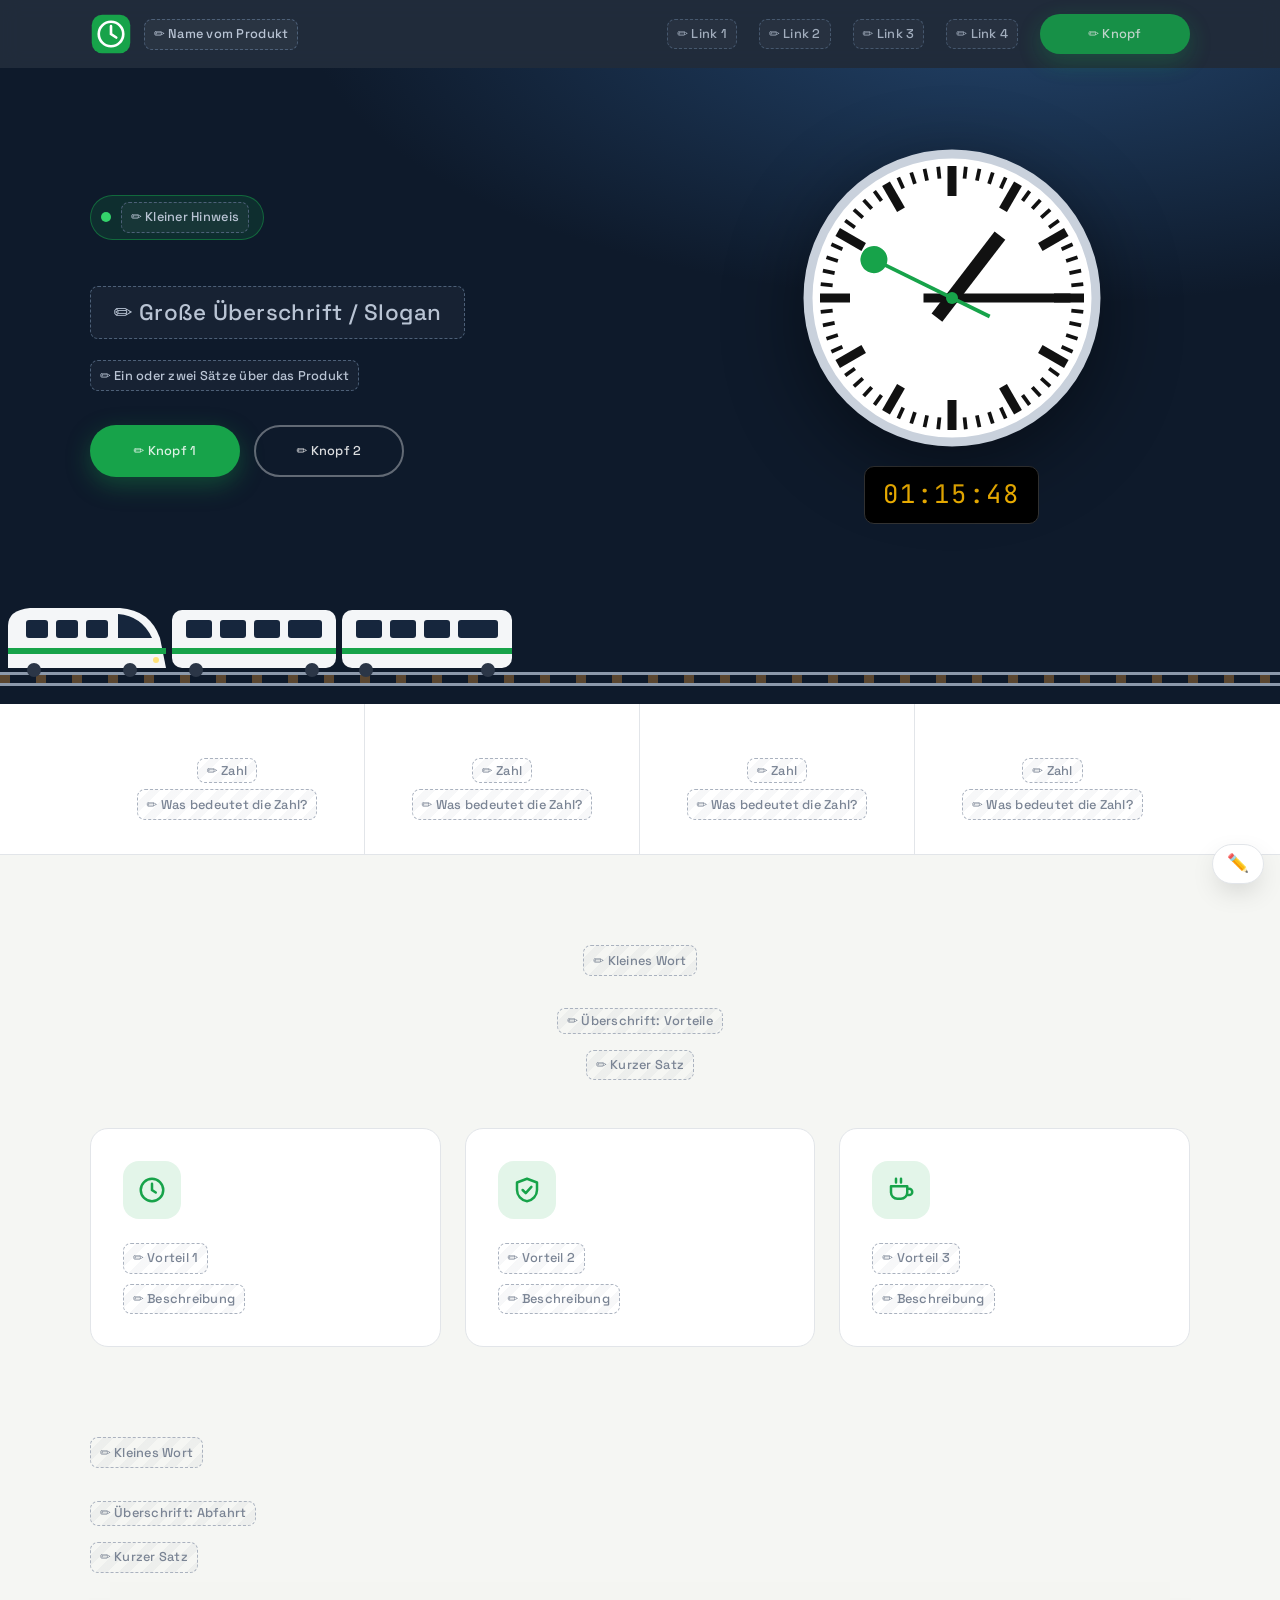
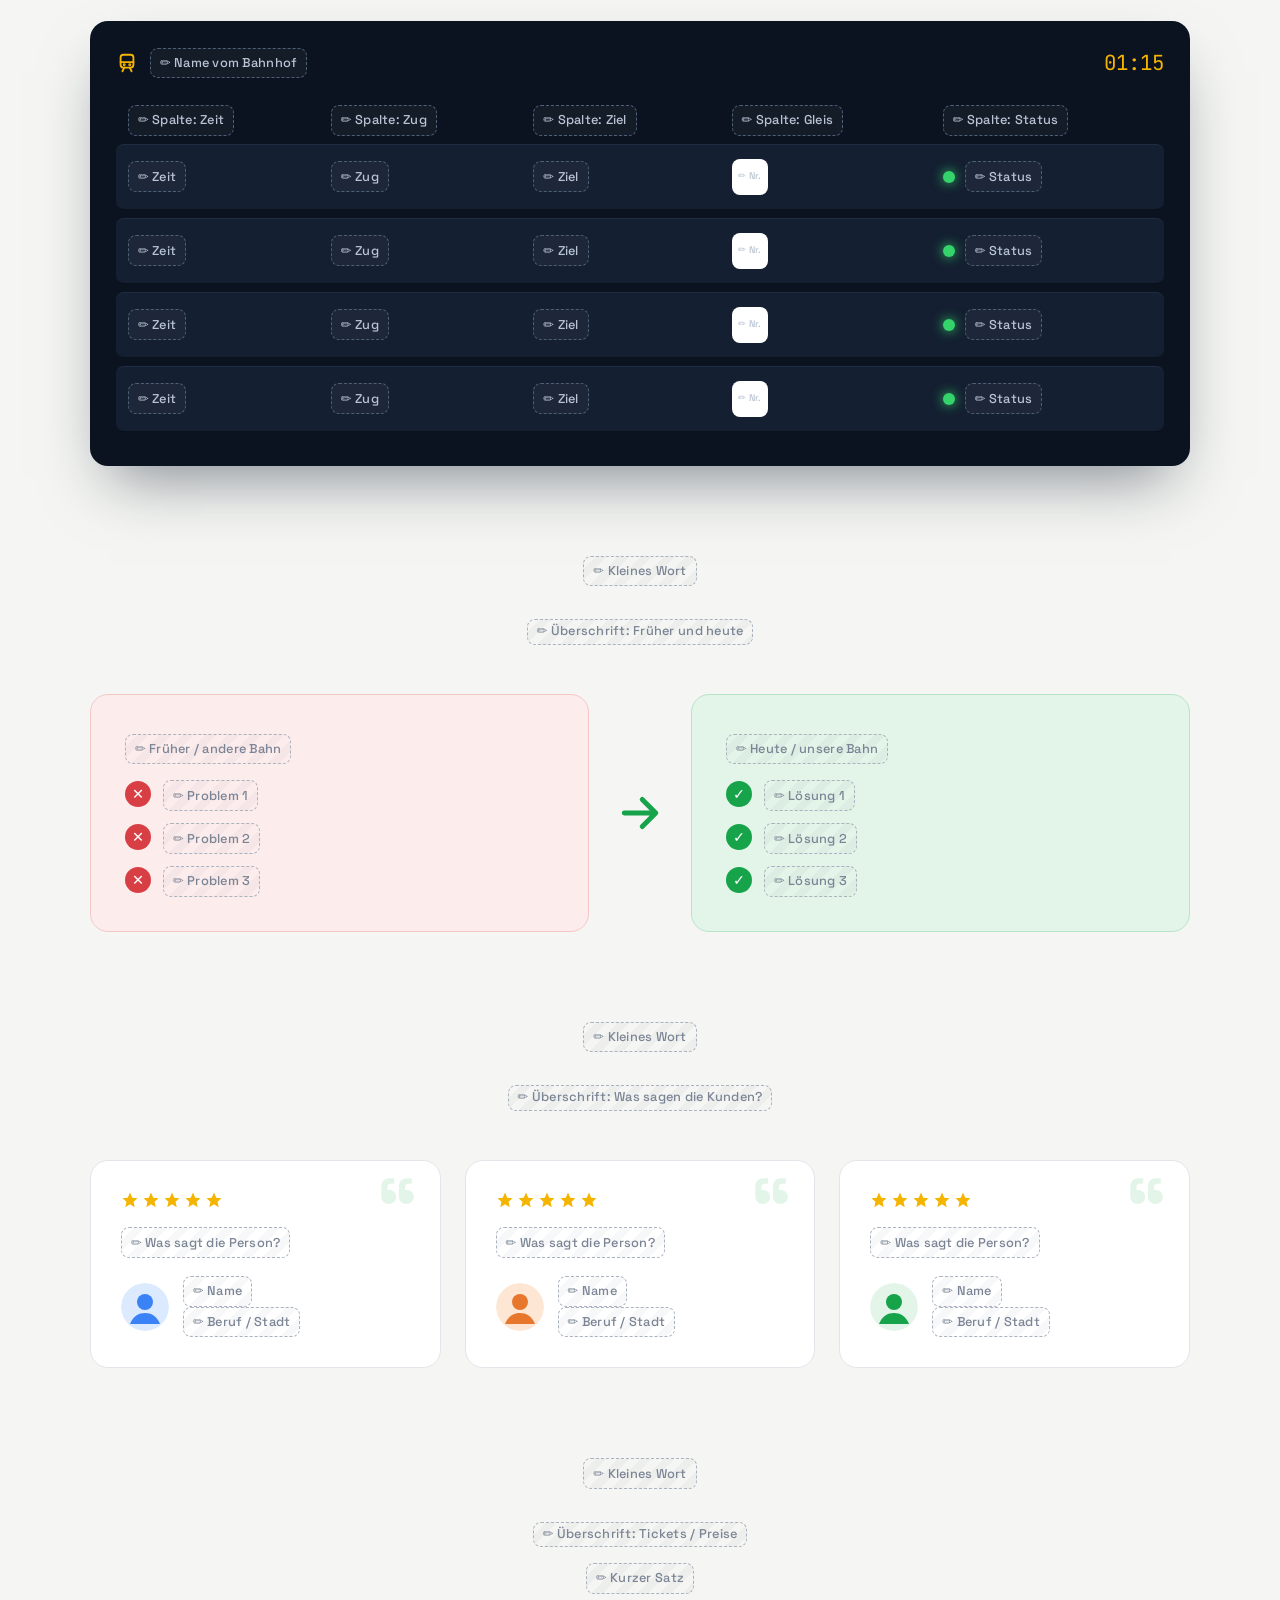
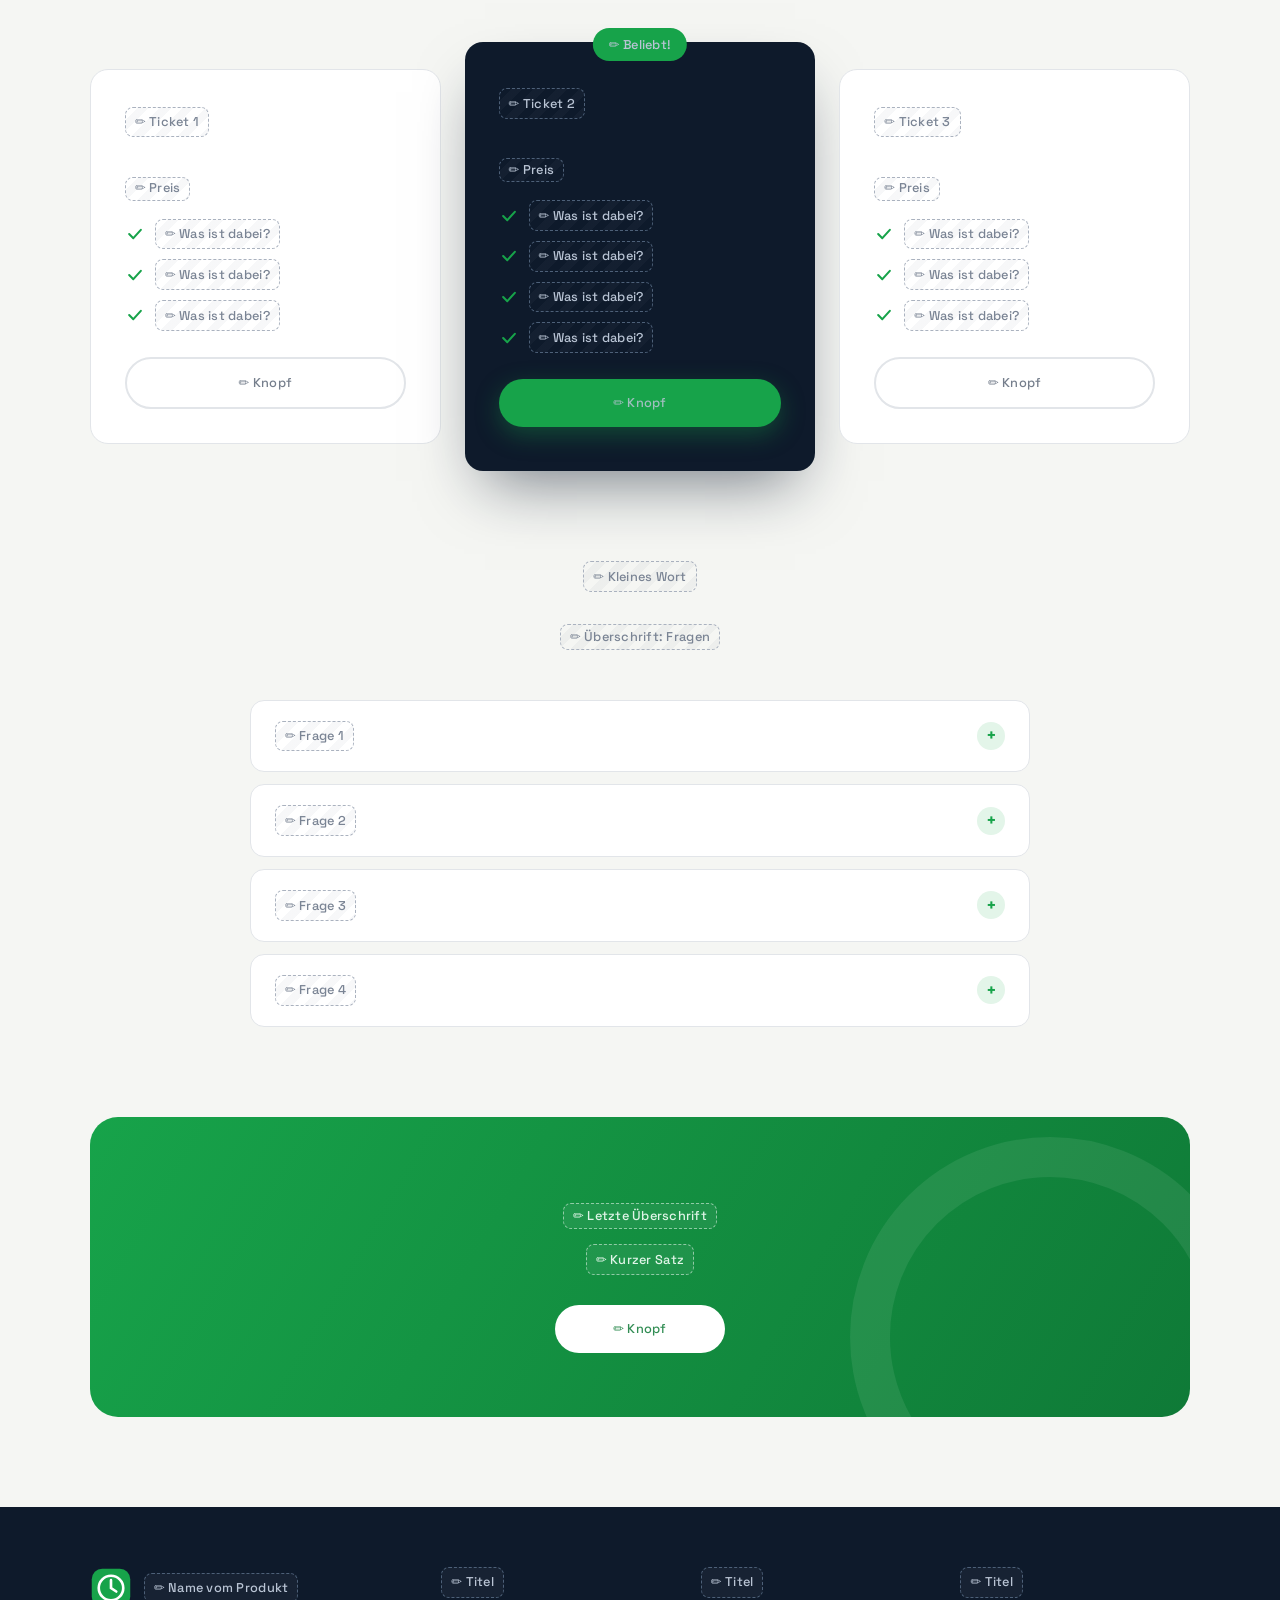
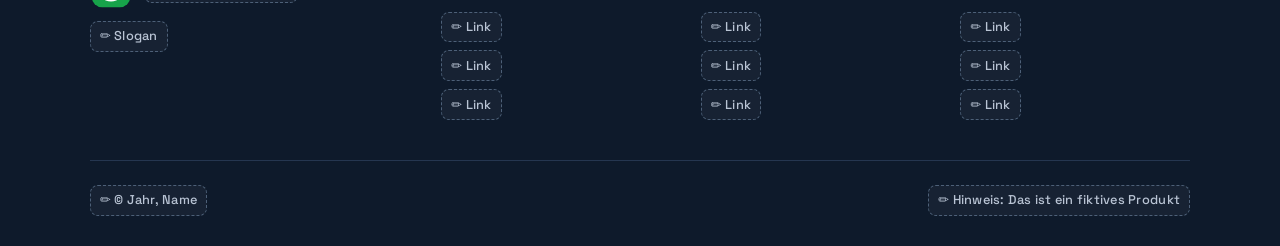
<file: werbung.html>
<!DOCTYPE html>
<!--
  ====================================================================
  WERBUNG: Pünktliche Bahn  (Hausaufgabe)
  ====================================================================
  So schreibst du deinen Text:

  Alle Stellen für Text sind leer, zum Beispiel:
      <h1 class="t" data-hint="Große Überschrift"></h1>

  Schreib deinen Text zwischen > und </ :
      <h1 class="t" data-hint="Große Überschrift">Immer pünktlich!</h1>

  Im Browser siehst du einen gestrichelten Kasten, solange die Stelle
  leer ist. Wenn du Text schreibst, verschwindet der Kasten.

  Suche nach  data-hint  – dann findest du alle leeren Stellen.
  ====================================================================
-->
<html lang="de">
<head>
<meta charset="UTF-8">
<meta name="viewport" content="width=device-width, initial-scale=1.0">
<meta name="color-scheme" content="light only">
<!-- Titel im Browser-Tab: -->
<title></title>
<link rel="preconnect" href="https://fonts.googleapis.com">
<link rel="preconnect" href="https://fonts.gstatic.com" crossorigin>
<link href="https://fonts.googleapis.com/css2?family=Space+Grotesk:wght@400;500;700&family=JetBrains+Mono:wght@500;700&display=swap" rel="stylesheet">
<style>
  :root{
    --night:#0e1a2b;
    --night-2:#16263d;
    --ink:#15202e;
    --muted:#5d6878;
    --paper:#f5f6f3;
    --card:#ffffff;
    --line:#e2e5e9;
    --go:#17a34a;        /* Signal grün = pünktlich */
    --go-soft:#e3f5e9;
    --amber:#f5b400;     /* Anzeigetafel */
    --display:'Space Grotesk',system-ui,sans-serif;
    --mono:'JetBrains Mono',ui-monospace,monospace;
    --r:18px;
  }
  *{box-sizing:border-box;margin:0;padding:0}
  html{scroll-behavior:smooth}
  body{font-family:var(--display);color:var(--ink);background:var(--paper);line-height:1.55;overflow-x:hidden}
  a{color:inherit;text-decoration:none}
  svg{display:block}
  .wrap{max-width:1140px;margin:0 auto;padding:0 20px}

  /* ---------- Platzhalter: leere Textstellen ---------- */
  .t:empty::before{
    content:"✏️ " attr(data-hint);
    display:inline-block;
    font-size:.8rem;font-weight:500;letter-spacing:.02em;
    font-family:var(--display);
    color:#7a8494;
    border:1.5px dashed #aab2bf;border-radius:8px;
    padding:.35em .7em;
    background:repeating-linear-gradient(135deg,transparent 0 8px,rgba(120,130,150,.06) 8px 16px);
    white-space:normal;max-width:100%;
  }
  .dark .t:empty::before,.t.on-dark:empty::before{color:#b9c4d4;border-color:#4d6078;background:rgba(255,255,255,.04)}
  body.hide-hints .t:empty::before{visibility:hidden}

  /* ---------- Navigation ---------- */
  nav{position:sticky;top:0;z-index:50;background:rgba(14,26,43,.92);backdrop-filter:blur(10px);color:#fff}
  nav .wrap{display:flex;align-items:center;justify-content:space-between;height:68px;gap:16px}
  .brand{display:flex;align-items:center;gap:12px;font-weight:700;font-size:1.15rem}
  .logo{width:42px;height:42px;flex:none}
  .links{display:flex;gap:22px;align-items:center}
  .links a{opacity:.85;transition:opacity .2s}
  .links a:hover{opacity:1}
  .burger{display:none;background:none;border:0;color:#fff;cursor:pointer}
  @media (max-width:820px){
    .links{display:none;position:absolute;top:68px;left:0;right:0;flex-direction:column;align-items:flex-start;background:var(--night);padding:18px 20px 24px}
    .links.open{display:flex}
    .burger{display:block}
  }

  /* ---------- Knöpfe ---------- */
  .btn{display:inline-flex;align-items:center;gap:8px;padding:14px 26px;border-radius:999px;font-weight:700;transition:transform .15s,box-shadow .15s;cursor:pointer;border:0;font-family:inherit;font-size:1rem}
  .btn:hover{transform:translateY(-2px)}
  .btn-go{background:var(--go);color:#fff;box-shadow:0 8px 24px rgba(23,163,74,.35)}
  .btn-ghost{border:2px solid rgba(255,255,255,.35);color:#fff}
  .btn.t:empty::before{border:0;background:none;padding:0;color:inherit;opacity:.85}
  .btn-go.t:empty{min-width:150px;justify-content:center}
  .btn-ghost.t:empty{min-width:150px;justify-content:center}

  /* ---------- Hero ---------- */
  .hero{background:radial-gradient(1200px 500px at 80% -10%,#23446b 0,transparent 60%),var(--night);color:#fff;padding:80px 0 0;position:relative;overflow:hidden}
  .hero-grid{display:grid;grid-template-columns:minmax(0,1.1fr) minmax(0,.9fr);gap:40px;align-items:center}
  .badge{display:inline-flex;align-items:center;gap:10px;background:rgba(23,163,74,.15);border:1px solid rgba(23,163,74,.5);color:#8ff0b0;border-radius:999px;padding:6px 14px 6px 10px;font-size:.9rem;margin-bottom:22px}
  .pulse{width:10px;height:10px;border-radius:50%;background:#34d36b;box-shadow:0 0 0 0 rgba(52,211,107,.7);animation:pulse 1.8s infinite}
  @keyframes pulse{70%{box-shadow:0 0 0 12px rgba(52,211,107,0)}100%{box-shadow:0 0 0 0 rgba(52,211,107,0)}}
  .hero h1{font-size:clamp(2.3rem,5.5vw,4.2rem);line-height:1.05;letter-spacing:-.02em;margin-bottom:20px}
  .hero h1.t:empty::before{font-size:1.4rem;padding:.6em 1em}
  .hero .lead{font-size:1.2rem;color:#c8d3e2;max-width:34em;margin-bottom:34px}
  .cta-row{display:flex;gap:14px;flex-wrap:wrap}

  /* Bahnhofsuhr */
  .clock-card{justify-self:center;display:flex;flex-direction:column;align-items:center;gap:18px}
  .station-clock{width:min(300px,70vw);height:auto;filter:drop-shadow(0 20px 40px rgba(0,0,0,.45))}
  .digital{font-family:var(--mono);font-size:1.6rem;letter-spacing:.08em;background:#000;color:var(--amber);padding:8px 18px;border-radius:10px;border:1px solid #333}

  /* Zug fährt */
  .track{position:relative;height:120px;margin-top:60px}
  .rails{position:absolute;left:0;right:0;bottom:18px;height:14px;background:
      repeating-linear-gradient(90deg,#5a4630 0 10px,transparent 10px 36px);}
  .rails::before,.rails::after{content:"";position:absolute;left:0;right:0;height:3px;background:#8c99ab}
  .rails::before{top:0}.rails::after{bottom:0}
  .train{position:absolute;bottom:26px;left:0;width:520px;animation:drive 14s linear infinite}
  @keyframes drive{from{transform:translateX(-560px)}to{transform:translateX(calc(100vw + 40px))}}
  @media (prefers-reduced-motion:reduce){.train{animation:none;transform:translateX(20px)}.pulse{animation:none}}

  /* ---------- Abschnitte ---------- */
  section{padding:90px 0}
  .kicker{font-family:var(--mono);font-size:.8rem;letter-spacing:.14em;text-transform:uppercase;color:var(--go);margin-bottom:10px;display:block}
  .kicker.t:empty::before{text-transform:none;letter-spacing:.02em}
  h2{font-size:clamp(1.8rem,3.6vw,2.7rem);line-height:1.15;letter-spacing:-.015em;margin-bottom:14px}
  .sub{color:var(--muted);font-size:1.1rem;max-width:40em}
  .head{margin-bottom:48px}
  .head.center{text-align:center}
  .head.center .sub{margin:0 auto}

  /* Zahlen */
  .stats{background:var(--card);border-bottom:1px solid var(--line);padding:0}
  .stats .wrap{display:grid;grid-template-columns:repeat(4,minmax(0,1fr))}
  .stat{padding:34px 20px;text-align:center;border-right:1px solid var(--line)}
  .stat:last-child{border-right:0}
  .stat .num{font-size:2.6rem;font-weight:700;color:var(--go);line-height:1.1;margin-bottom:6px;display:block}
  .stat .num.t:empty::before{font-size:.8rem}
  .stat .lbl{color:var(--muted);display:block}
  @media (max-width:820px){.stats .wrap{grid-template-columns:minmax(0,1fr) minmax(0,1fr)}.stat:nth-child(2){border-right:0}.stat:nth-child(-n+2){border-bottom:1px solid var(--line)}}

  /* Anzeigetafel */
  .board{background:#0b1320;border-radius:var(--r);padding:26px;box-shadow:0 30px 60px -20px rgba(14,26,43,.5);overflow-x:auto}
  .board-top{display:flex;justify-content:space-between;align-items:center;margin-bottom:18px;gap:12px;flex-wrap:wrap}
  .board-title{font-family:var(--mono);color:#fff;font-size:1.1rem;display:flex;gap:12px;align-items:center}
  .board-time{font-family:var(--mono);color:var(--amber);font-size:1.3rem}
  table{width:100%;border-collapse:separate;border-spacing:0 8px;min-width:640px}
  th{font-family:var(--mono);font-weight:500;color:#7f8ea3;text-align:left;font-size:.8rem;padding:0 12px}
  td{background:#141f31;color:var(--amber);font-family:var(--mono);font-size:1.05rem;padding:14px 12px;border-top:1px solid #1f2d44;border-bottom:1px solid #0a111c}
  td:first-child{border-radius:8px 0 0 8px}
  td:last-child{border-radius:0 8px 8px 0}
  .status{display:flex;align-items:center;gap:10px;color:#6ff09a}
  .led{width:12px;height:12px;border-radius:50%;background:#34d36b;box-shadow:0 0 12px #34d36b;flex:none}
  .gleis{display:inline-grid;place-items:center;min-width:36px;height:36px;border-radius:8px;background:#fff;color:#0b1320;font-weight:700}
  .gleis.t:empty::before{font-size:.6rem;padding:.2em .3em;border:0;background:none;white-space:normal}
  tr{opacity:0;transform:translateY(6px);transition:opacity .5s,transform .5s}
  .board.in tr{opacity:1;transform:none}
  .board.in tr:nth-child(2){transition-delay:.1s}.board.in tr:nth-child(3){transition-delay:.2s}
  .board.in tr:nth-child(4){transition-delay:.3s}.board.in tr:nth-child(5){transition-delay:.4s}

  /* Vorteile */
  .cards{display:grid;grid-template-columns:repeat(3,1fr);gap:24px}
  @media (max-width:900px){.cards{grid-template-columns:1fr}}
  .card{background:var(--card);border:1px solid var(--line);border-radius:var(--r);padding:32px;transition:transform .2s,box-shadow .2s}
  .card:hover{transform:translateY(-4px);box-shadow:0 20px 40px -18px rgba(14,26,43,.25)}
  .icon{width:58px;height:58px;border-radius:16px;background:var(--go-soft);display:grid;place-items:center;margin-bottom:20px;color:var(--go)}
  .card h3{font-size:1.3rem;margin-bottom:10px}
  .card p{color:var(--muted)}

  /* Vorher / Nachher */
  .compare{display:grid;grid-template-columns:1fr auto 1fr;gap:24px;align-items:stretch}
  @media (max-width:820px){.compare{grid-template-columns:1fr}.vs{transform:rotate(90deg);justify-self:center}}
  .side{border-radius:var(--r);padding:34px;display:flex;flex-direction:column;gap:16px}
  .side.bad{background:#fdecec;border:1px solid #f4c7c7}
  .side.good{background:var(--go-soft);border:1px solid #b7e4c6}
  .side h3{font-size:1.4rem}
  .side ul{list-style:none;display:flex;flex-direction:column;gap:12px}
  .side li{display:flex;gap:12px;align-items:flex-start}
  .mark{flex:none;width:26px;height:26px;border-radius:50%;display:grid;place-items:center;color:#fff;font-weight:700;font-size:.9rem;margin-top:1px}
  .bad .mark{background:#d83f45}.good .mark{background:var(--go)}
  .vs{align-self:center;display:grid;place-items:center}

  /* Stimmen */
  .quotes{display:grid;grid-template-columns:repeat(3,1fr);gap:24px}
  @media (max-width:900px){.quotes{grid-template-columns:1fr}}
  .quote{background:var(--card);border-radius:var(--r);padding:30px;border:1px solid var(--line);display:flex;flex-direction:column;gap:18px;position:relative}
  .quote::before{content:"“";position:absolute;top:6px;right:22px;font-size:5rem;line-height:1;color:var(--go-soft);font-weight:700}
  .stars{display:flex;gap:3px;color:var(--amber)}
  .quote p{font-size:1.05rem}
  .who{display:flex;align-items:center;gap:14px;margin-top:auto}
  .avatar{width:48px;height:48px;border-radius:50%;flex:none}
  .who b{display:block}
  .who span{color:var(--muted);font-size:.9rem;display:block}

  /* Preise */
  .prices{display:grid;grid-template-columns:repeat(3,1fr);gap:24px;align-items:center}
  @media (max-width:900px){.prices{grid-template-columns:1fr}}
  .ticket{background:var(--card);border:1px solid var(--line);border-radius:var(--r);padding:34px;position:relative;display:flex;flex-direction:column;gap:18px}
  .ticket.best{background:var(--night);color:#fff;border:0;padding:44px 34px;box-shadow:0 30px 60px -20px rgba(14,26,43,.55)}
  .ticket.best .t:empty::before{color:#b9c4d4;border-color:#4d6078}
  .ribbon{position:absolute;top:-14px;left:50%;transform:translateX(-50%);background:var(--go);color:#fff;border-radius:999px;padding:6px 16px;font-size:.85rem;font-weight:700;white-space:nowrap}
  .ribbon.t:empty::before{border:0;background:none;color:#fff;padding:0}
  .ticket h3{font-size:1.25rem}
  .price{font-size:2.8rem;font-weight:700;line-height:1}
  .price.t:empty::before{font-size:.8rem}
  .ticket ul{list-style:none;display:flex;flex-direction:column;gap:10px}
  .ticket li{display:flex;gap:10px;align-items:center}
  .ticket li svg{color:var(--go);flex:none}
  .ticket .btn{justify-content:center;margin-top:8px}
  .btn-line{border:2px solid var(--line);color:var(--ink)}
  .btn-line.t:empty::before{color:var(--muted)}

  /* FAQ */
  .faq{max-width:780px;margin:0 auto;display:flex;flex-direction:column;gap:12px}
  details{background:var(--card);border:1px solid var(--line);border-radius:14px;overflow:hidden}
  summary{list-style:none;cursor:pointer;padding:20px 24px;font-weight:700;font-size:1.08rem;display:flex;justify-content:space-between;align-items:center;gap:16px}
  summary::-webkit-details-marker{display:none}
  summary .plus{flex:none;width:28px;height:28px;border-radius:50%;background:var(--go-soft);color:var(--go);display:grid;place-items:center;transition:transform .25s}
  details[open] summary .plus{transform:rotate(45deg)}
  details .answer{padding:0 24px 22px;color:var(--muted)}

  /* Aufruf */
  .final{background:linear-gradient(120deg,var(--go),#0f7a37);color:#fff;border-radius:28px;padding:64px 40px;text-align:center;position:relative;overflow:hidden}
  .final::after{content:"";position:absolute;inset:auto -60px -120px auto;width:320px;height:320px;border-radius:50%;border:40px solid rgba(255,255,255,.08)}
  .final h2{color:#fff}
  .final .sub{color:#e0f5e8;margin:0 auto 30px}
  .final .t:empty::before{color:#e0f5e8;border-color:rgba(255,255,255,.5);background:rgba(255,255,255,.06)}
  .final .btn-white{background:#fff;color:#0f7a37}
  .final .btn-white.t:empty::before{color:#0f7a37;border:0;background:none;padding:0}
  .final .btn-white.t:empty{min-width:170px;justify-content:center}

  /* Fußzeile */
  footer{background:var(--night);color:#aeb9c9;padding:60px 0 30px;margin-top:90px}
  .foot{display:grid;grid-template-columns:1.4fr 1fr 1fr 1fr;gap:30px;margin-bottom:40px}
  @media (max-width:820px){.foot{grid-template-columns:1fr 1fr}}
  footer h4{color:#fff;margin-bottom:14px}
  footer ul{list-style:none;display:flex;flex-direction:column;gap:8px}
  .copy{border-top:1px solid #253650;padding-top:24px;font-size:.9rem;display:flex;justify-content:space-between;gap:12px;flex-wrap:wrap}

  /* Einblenden beim Scrollen */
  .reveal{opacity:0;transform:translateY(24px);transition:opacity .7s ease,transform .7s ease}
  .reveal.in{opacity:1;transform:none}
  @media (prefers-reduced-motion:reduce){.reveal{opacity:1;transform:none}}

  /* Schalter: Platzhalter zeigen / verstecken */
  .hint-toggle{position:fixed;right:16px;bottom:16px;z-index:60;background:#fff;border:1px solid var(--line);border-radius:999px;padding:10px 14px;box-shadow:0 10px 30px -10px rgba(0,0,0,.3);cursor:pointer;font-size:1.1rem;line-height:1}
  @media (max-width:820px){.hero-grid{grid-template-columns:minmax(0,1fr)}.hero{padding-top:50px}}
</style>
</head>
<body>

<!-- =================== NAVIGATION =================== -->
<nav class="dark">
  <div class="wrap">
    <a href="#" class="brand">
      <svg class="logo" viewBox="0 0 48 48" aria-hidden="true">
        <rect x="2" y="2" width="44" height="44" rx="12" fill="#17a34a"/>
        <circle cx="24" cy="24" r="14" fill="none" stroke="#fff" stroke-width="3"/>
        <path d="M24 15v9l6 4" stroke="#fff" stroke-width="3" fill="none" stroke-linecap="round"/>
      </svg>
      <span class="t on-dark" data-hint="Name vom Produkt"></span>
    </a>
    <button class="burger" aria-label="Menü" onclick="document.querySelector('.links').classList.toggle('open')">
      <svg width="28" height="28" viewBox="0 0 24 24" fill="none" stroke="currentColor" stroke-width="2" stroke-linecap="round"><path d="M4 7h16M4 12h16M4 17h16"/></svg>
    </button>
    <div class="links">
      <a href="#vorteile" class="t on-dark" data-hint="Link 1"></a>
      <a href="#tafel" class="t on-dark" data-hint="Link 2"></a>
      <a href="#preise" class="t on-dark" data-hint="Link 3"></a>
      <a href="#fragen" class="t on-dark" data-hint="Link 4"></a>
      <a href="#preise" class="btn btn-go t" data-hint="Knopf" style="padding:10px 20px"></a>
    </div>
  </div>
</nav>

<!-- =================== HERO (oben, groß) =================== -->
<header class="hero dark">
  <div class="wrap hero-grid">
    <div>
      <span class="badge"><span class="pulse"></span><span class="t on-dark" data-hint="Kleiner Hinweis"></span></span>
      <h1 class="t on-dark" data-hint="Große Überschrift / Slogan"></h1>
      <p class="lead t on-dark" data-hint="Ein oder zwei Sätze über das Produkt"></p>
      <div class="cta-row">
        <a href="#preise" class="btn btn-go t" data-hint="Knopf 1"></a>
        <a href="#tafel" class="btn btn-ghost t" data-hint="Knopf 2"></a>
      </div>
    </div>

    <div class="clock-card">
      <!-- Bahnhofsuhr: zeigt die echte Uhrzeit -->
      <svg class="station-clock" viewBox="0 0 200 200" aria-label="Uhr">
        <circle cx="100" cy="100" r="96" fill="#fff" stroke="#c9d1dc" stroke-width="6"/>
        <g id="ticks"></g>
        <line id="hHand" x1="100" y1="112" x2="100" y2="52" stroke="#111" stroke-width="9" stroke-linecap="square"/>
        <line id="mHand" x1="100" y1="116" x2="100" y2="24" stroke="#111" stroke-width="6" stroke-linecap="square"/>
        <g id="sHand">
          <line x1="100" y1="128" x2="100" y2="44" stroke="#17a34a" stroke-width="2.5"/>
          <circle cx="100" cy="42" r="9" fill="#17a34a"/>
        </g>
        <circle cx="100" cy="100" r="4" fill="#17a34a"/>
      </svg>
      <div class="digital" id="digital">--:--:--</div>
    </div>
  </div>

  <!-- Der Zug fährt durch das Bild -->
  <div class="track" aria-hidden="true">
    <div class="rails"></div>
    <svg class="train" viewBox="0 0 520 80">
      <!-- Lok -->
      <path d="M8 70 V28 Q8 12 30 10 H120 Q150 12 160 40 L166 70 Z" fill="#f4f6f8"/>
      <path d="M118 16 Q142 18 152 40 H118 Z" fill="#16263d"/>
      <rect x="8" y="50" width="158" height="6" fill="#17a34a"/>
      <rect x="26" y="22" width="22" height="18" rx="3" fill="#16263d"/>
      <rect x="56" y="22" width="22" height="18" rx="3" fill="#16263d"/>
      <rect x="86" y="22" width="22" height="18" rx="3" fill="#16263d"/>
      <circle cx="156" cy="62" r="3" fill="#ffe27a"/>
      <!-- Wagen 1 -->
      <rect x="172" y="12" width="164" height="58" rx="10" fill="#f4f6f8"/>
      <rect x="172" y="50" width="164" height="6" fill="#17a34a"/>
      <rect x="186" y="22" width="26" height="18" rx="3" fill="#16263d"/>
      <rect x="220" y="22" width="26" height="18" rx="3" fill="#16263d"/>
      <rect x="254" y="22" width="26" height="18" rx="3" fill="#16263d"/>
      <rect x="288" y="22" width="34" height="18" rx="3" fill="#16263d"/>
      <!-- Wagen 2 -->
      <rect x="342" y="12" width="170" height="58" rx="10" fill="#f4f6f8"/>
      <rect x="342" y="50" width="170" height="6" fill="#17a34a"/>
      <rect x="356" y="22" width="26" height="18" rx="3" fill="#16263d"/>
      <rect x="390" y="22" width="26" height="18" rx="3" fill="#16263d"/>
      <rect x="424" y="22" width="26" height="18" rx="3" fill="#16263d"/>
      <rect x="458" y="22" width="40" height="18" rx="3" fill="#16263d"/>
      <!-- Räder -->
      <g fill="#2b3647">
        <circle cx="34" cy="72" r="7"/><circle cx="130" cy="72" r="7"/>
        <circle cx="196" cy="72" r="7"/><circle cx="312" cy="72" r="7"/>
        <circle cx="366" cy="72" r="7"/><circle cx="488" cy="72" r="7"/>
      </g>
    </svg>
  </div>
</header>

<!-- =================== ZAHLEN =================== -->
<div class="stats">
  <div class="wrap">
    <div class="stat reveal"><span class="num t" data-hint="Zahl"></span><span class="lbl t" data-hint="Was bedeutet die Zahl?"></span></div>
    <div class="stat reveal"><span class="num t" data-hint="Zahl"></span><span class="lbl t" data-hint="Was bedeutet die Zahl?"></span></div>
    <div class="stat reveal"><span class="num t" data-hint="Zahl"></span><span class="lbl t" data-hint="Was bedeutet die Zahl?"></span></div>
    <div class="stat reveal"><span class="num t" data-hint="Zahl"></span><span class="lbl t" data-hint="Was bedeutet die Zahl?"></span></div>
  </div>
</div>

<!-- =================== VORTEILE =================== -->
<section id="vorteile">
  <div class="wrap">
    <div class="head center reveal">
      <span class="kicker t" data-hint="Kleines Wort"></span>
      <h2 class="t" data-hint="Überschrift: Vorteile"></h2>
      <p class="sub t" data-hint="Kurzer Satz"></p>
    </div>
    <div class="cards">
      <div class="card reveal">
        <div class="icon"><!-- Uhr -->
          <svg width="30" height="30" viewBox="0 0 24 24" fill="none" stroke="currentColor" stroke-width="2" stroke-linecap="round"><circle cx="12" cy="12" r="9"/><path d="M12 7v5l3 2"/></svg>
        </div>
        <h3 class="t" data-hint="Vorteil 1"></h3>
        <p class="t" data-hint="Beschreibung"></p>
      </div>
      <div class="card reveal">
        <div class="icon"><!-- Schild -->
          <svg width="30" height="30" viewBox="0 0 24 24" fill="none" stroke="currentColor" stroke-width="2" stroke-linecap="round" stroke-linejoin="round"><path d="M12 3l8 3v6c0 4.5-3.4 8.3-8 9-4.6-.7-8-4.5-8-9V6z"/><path d="M8.5 12l2.5 2.5 4.5-5"/></svg>
        </div>
        <h3 class="t" data-hint="Vorteil 2"></h3>
        <p class="t" data-hint="Beschreibung"></p>
      </div>
      <div class="card reveal">
        <div class="icon"><!-- Kaffee -->
          <svg width="30" height="30" viewBox="0 0 24 24" fill="none" stroke="currentColor" stroke-width="2" stroke-linecap="round" stroke-linejoin="round"><path d="M4 9h13v5a5 5 0 0 1-5 5H9a5 5 0 0 1-5-5z"/><path d="M17 11h1.5a2.5 2.5 0 0 1 0 5H17"/><path d="M8 3v3M12 3v3"/></svg>
        </div>
        <h3 class="t" data-hint="Vorteil 3"></h3>
        <p class="t" data-hint="Beschreibung"></p>
      </div>
    </div>
  </div>
</section>

<!-- =================== ANZEIGETAFEL =================== -->
<section id="tafel" style="padding-top:0">
  <div class="wrap">
    <div class="head reveal">
      <span class="kicker t" data-hint="Kleines Wort"></span>
      <h2 class="t" data-hint="Überschrift: Abfahrt"></h2>
      <p class="sub t" data-hint="Kurzer Satz"></p>
    </div>
    <div class="board reveal" id="board">
      <div class="board-top">
        <div class="board-title dark">
          <svg width="22" height="22" viewBox="0 0 24 24" fill="none" stroke="#f5b400" stroke-width="2" stroke-linecap="round"><rect x="5" y="3" width="14" height="14" rx="3"/><path d="M5 11h14M9 17l-2 4M15 17l2 4"/><circle cx="9" cy="14" r=".6" fill="#f5b400"/><circle cx="15" cy="14" r=".6" fill="#f5b400"/></svg>
          <span class="t on-dark" data-hint="Name vom Bahnhof"></span>
        </div>
        <div class="board-time" id="boardTime">--:--</div>
      </div>
      <table class="dark">
        <tr>
          <th class="t on-dark" data-hint="Spalte: Zeit"></th>
          <th class="t on-dark" data-hint="Spalte: Zug"></th>
          <th class="t on-dark" data-hint="Spalte: Ziel"></th>
          <th class="t on-dark" data-hint="Spalte: Gleis"></th>
          <th class="t on-dark" data-hint="Spalte: Status"></th>
        </tr>
        <tr><td class="t on-dark" data-hint="Zeit"></td><td class="t on-dark" data-hint="Zug"></td><td class="t on-dark" data-hint="Ziel"></td><td><span class="gleis t" data-hint="Nr."></span></td><td><span class="status"><span class="led"></span><span class="t on-dark" data-hint="Status"></span></span></td></tr>
        <tr><td class="t on-dark" data-hint="Zeit"></td><td class="t on-dark" data-hint="Zug"></td><td class="t on-dark" data-hint="Ziel"></td><td><span class="gleis t" data-hint="Nr."></span></td><td><span class="status"><span class="led"></span><span class="t on-dark" data-hint="Status"></span></span></td></tr>
        <tr><td class="t on-dark" data-hint="Zeit"></td><td class="t on-dark" data-hint="Zug"></td><td class="t on-dark" data-hint="Ziel"></td><td><span class="gleis t" data-hint="Nr."></span></td><td><span class="status"><span class="led"></span><span class="t on-dark" data-hint="Status"></span></span></td></tr>
        <tr><td class="t on-dark" data-hint="Zeit"></td><td class="t on-dark" data-hint="Zug"></td><td class="t on-dark" data-hint="Ziel"></td><td><span class="gleis t" data-hint="Nr."></span></td><td><span class="status"><span class="led"></span><span class="t on-dark" data-hint="Status"></span></span></td></tr>
      </table>
    </div>
  </div>
</section>

<!-- =================== VORHER / NACHHER =================== -->
<section style="padding-top:0">
  <div class="wrap">
    <div class="head center reveal">
      <span class="kicker t" data-hint="Kleines Wort"></span>
      <h2 class="t" data-hint="Überschrift: Früher und heute"></h2>
    </div>
    <div class="compare">
      <div class="side bad reveal">
        <h3 class="t" data-hint="Früher / andere Bahn"></h3>
        <ul>
          <li><span class="mark">✕</span><span class="t" data-hint="Problem 1"></span></li>
          <li><span class="mark">✕</span><span class="t" data-hint="Problem 2"></span></li>
          <li><span class="mark">✕</span><span class="t" data-hint="Problem 3"></span></li>
        </ul>
      </div>
      <div class="vs" aria-hidden="true">
        <svg width="54" height="54" viewBox="0 0 24 24" fill="none" stroke="#17a34a" stroke-width="2.2" stroke-linecap="round" stroke-linejoin="round"><path d="M5 12h14M13 6l6 6-6 6"/></svg>
      </div>
      <div class="side good reveal">
        <h3 class="t" data-hint="Heute / unsere Bahn"></h3>
        <ul>
          <li><span class="mark">✓</span><span class="t" data-hint="Lösung 1"></span></li>
          <li><span class="mark">✓</span><span class="t" data-hint="Lösung 2"></span></li>
          <li><span class="mark">✓</span><span class="t" data-hint="Lösung 3"></span></li>
        </ul>
      </div>
    </div>
  </div>
</section>

<!-- =================== KUNDEN-STIMMEN =================== -->
<section style="padding-top:0">
  <div class="wrap">
    <div class="head center reveal">
      <span class="kicker t" data-hint="Kleines Wort"></span>
      <h2 class="t" data-hint="Überschrift: Was sagen die Kunden?"></h2>
    </div>
    <div class="quotes">
      <div class="quote reveal">
        <div class="stars"><svg width="18" height="18" viewBox="0 0 24 24" fill="currentColor"><path d="M12 2l3 7 7 .6-5.3 4.7 1.6 7.2L12 17.8 5.7 21.5l1.6-7.2L2 9.6 9 9z"/></svg><svg width="18" height="18" viewBox="0 0 24 24" fill="currentColor"><path d="M12 2l3 7 7 .6-5.3 4.7 1.6 7.2L12 17.8 5.7 21.5l1.6-7.2L2 9.6 9 9z"/></svg><svg width="18" height="18" viewBox="0 0 24 24" fill="currentColor"><path d="M12 2l3 7 7 .6-5.3 4.7 1.6 7.2L12 17.8 5.7 21.5l1.6-7.2L2 9.6 9 9z"/></svg><svg width="18" height="18" viewBox="0 0 24 24" fill="currentColor"><path d="M12 2l3 7 7 .6-5.3 4.7 1.6 7.2L12 17.8 5.7 21.5l1.6-7.2L2 9.6 9 9z"/></svg><svg width="18" height="18" viewBox="0 0 24 24" fill="currentColor"><path d="M12 2l3 7 7 .6-5.3 4.7 1.6 7.2L12 17.8 5.7 21.5l1.6-7.2L2 9.6 9 9z"/></svg></div>
        <p class="t" data-hint="Was sagt die Person?"></p>
        <div class="who">
          <svg class="avatar" viewBox="0 0 48 48"><circle cx="24" cy="24" r="24" fill="#dbeafe"/><circle cx="24" cy="19" r="8" fill="#3b82f6"/><path d="M9 41c3-8 9-11 15-11s12 3 15 11" fill="#3b82f6"/></svg>
          <div><b class="t" data-hint="Name"></b><span class="t" data-hint="Beruf / Stadt"></span></div>
        </div>
      </div>
      <div class="quote reveal">
        <div class="stars"><svg width="18" height="18" viewBox="0 0 24 24" fill="currentColor"><path d="M12 2l3 7 7 .6-5.3 4.7 1.6 7.2L12 17.8 5.7 21.5l1.6-7.2L2 9.6 9 9z"/></svg><svg width="18" height="18" viewBox="0 0 24 24" fill="currentColor"><path d="M12 2l3 7 7 .6-5.3 4.7 1.6 7.2L12 17.8 5.7 21.5l1.6-7.2L2 9.6 9 9z"/></svg><svg width="18" height="18" viewBox="0 0 24 24" fill="currentColor"><path d="M12 2l3 7 7 .6-5.3 4.7 1.6 7.2L12 17.8 5.7 21.5l1.6-7.2L2 9.6 9 9z"/></svg><svg width="18" height="18" viewBox="0 0 24 24" fill="currentColor"><path d="M12 2l3 7 7 .6-5.3 4.7 1.6 7.2L12 17.8 5.7 21.5l1.6-7.2L2 9.6 9 9z"/></svg><svg width="18" height="18" viewBox="0 0 24 24" fill="currentColor"><path d="M12 2l3 7 7 .6-5.3 4.7 1.6 7.2L12 17.8 5.7 21.5l1.6-7.2L2 9.6 9 9z"/></svg></div>
        <p class="t" data-hint="Was sagt die Person?"></p>
        <div class="who">
          <svg class="avatar" viewBox="0 0 48 48"><circle cx="24" cy="24" r="24" fill="#fde7d4"/><circle cx="24" cy="19" r="8" fill="#e8772e"/><path d="M9 41c3-8 9-11 15-11s12 3 15 11" fill="#e8772e"/></svg>
          <div><b class="t" data-hint="Name"></b><span class="t" data-hint="Beruf / Stadt"></span></div>
        </div>
      </div>
      <div class="quote reveal">
        <div class="stars"><svg width="18" height="18" viewBox="0 0 24 24" fill="currentColor"><path d="M12 2l3 7 7 .6-5.3 4.7 1.6 7.2L12 17.8 5.7 21.5l1.6-7.2L2 9.6 9 9z"/></svg><svg width="18" height="18" viewBox="0 0 24 24" fill="currentColor"><path d="M12 2l3 7 7 .6-5.3 4.7 1.6 7.2L12 17.8 5.7 21.5l1.6-7.2L2 9.6 9 9z"/></svg><svg width="18" height="18" viewBox="0 0 24 24" fill="currentColor"><path d="M12 2l3 7 7 .6-5.3 4.7 1.6 7.2L12 17.8 5.7 21.5l1.6-7.2L2 9.6 9 9z"/></svg><svg width="18" height="18" viewBox="0 0 24 24" fill="currentColor"><path d="M12 2l3 7 7 .6-5.3 4.7 1.6 7.2L12 17.8 5.7 21.5l1.6-7.2L2 9.6 9 9z"/></svg><svg width="18" height="18" viewBox="0 0 24 24" fill="currentColor"><path d="M12 2l3 7 7 .6-5.3 4.7 1.6 7.2L12 17.8 5.7 21.5l1.6-7.2L2 9.6 9 9z"/></svg></div>
        <p class="t" data-hint="Was sagt die Person?"></p>
        <div class="who">
          <svg class="avatar" viewBox="0 0 48 48"><circle cx="24" cy="24" r="24" fill="#e3f5e9"/><circle cx="24" cy="19" r="8" fill="#17a34a"/><path d="M9 41c3-8 9-11 15-11s12 3 15 11" fill="#17a34a"/></svg>
          <div><b class="t" data-hint="Name"></b><span class="t" data-hint="Beruf / Stadt"></span></div>
        </div>
      </div>
    </div>
  </div>
</section>

<!-- =================== PREISE / TICKETS =================== -->
<section id="preise" style="padding-top:0">
  <div class="wrap">
    <div class="head center reveal">
      <span class="kicker t" data-hint="Kleines Wort"></span>
      <h2 class="t" data-hint="Überschrift: Tickets / Preise"></h2>
      <p class="sub t" data-hint="Kurzer Satz"></p>
    </div>
    <div class="prices">
      <div class="ticket reveal">
        <h3 class="t" data-hint="Ticket 1"></h3>
        <div class="price t" data-hint="Preis"></div>
        <ul>
          <li><svg width="20" height="20" viewBox="0 0 24 24" fill="none" stroke="currentColor" stroke-width="2.5" stroke-linecap="round" stroke-linejoin="round"><path d="M5 12l5 5 9-10"/></svg><span class="t" data-hint="Was ist dabei?"></span></li>
          <li><svg width="20" height="20" viewBox="0 0 24 24" fill="none" stroke="currentColor" stroke-width="2.5" stroke-linecap="round" stroke-linejoin="round"><path d="M5 12l5 5 9-10"/></svg><span class="t" data-hint="Was ist dabei?"></span></li>
          <li><svg width="20" height="20" viewBox="0 0 24 24" fill="none" stroke="currentColor" stroke-width="2.5" stroke-linecap="round" stroke-linejoin="round"><path d="M5 12l5 5 9-10"/></svg><span class="t" data-hint="Was ist dabei?"></span></li>
        </ul>
        <a href="#" class="btn btn-line t" data-hint="Knopf"></a>
      </div>
      <div class="ticket best reveal">
        <span class="ribbon t" data-hint="Beliebt!"></span>
        <h3 class="t" data-hint="Ticket 2"></h3>
        <div class="price t" data-hint="Preis"></div>
        <ul>
          <li><svg width="20" height="20" viewBox="0 0 24 24" fill="none" stroke="currentColor" stroke-width="2.5" stroke-linecap="round" stroke-linejoin="round"><path d="M5 12l5 5 9-10"/></svg><span class="t" data-hint="Was ist dabei?"></span></li>
          <li><svg width="20" height="20" viewBox="0 0 24 24" fill="none" stroke="currentColor" stroke-width="2.5" stroke-linecap="round" stroke-linejoin="round"><path d="M5 12l5 5 9-10"/></svg><span class="t" data-hint="Was ist dabei?"></span></li>
          <li><svg width="20" height="20" viewBox="0 0 24 24" fill="none" stroke="currentColor" stroke-width="2.5" stroke-linecap="round" stroke-linejoin="round"><path d="M5 12l5 5 9-10"/></svg><span class="t" data-hint="Was ist dabei?"></span></li>
          <li><svg width="20" height="20" viewBox="0 0 24 24" fill="none" stroke="currentColor" stroke-width="2.5" stroke-linecap="round" stroke-linejoin="round"><path d="M5 12l5 5 9-10"/></svg><span class="t" data-hint="Was ist dabei?"></span></li>
        </ul>
        <a href="#" class="btn btn-go t" data-hint="Knopf"></a>
      </div>
      <div class="ticket reveal">
        <h3 class="t" data-hint="Ticket 3"></h3>
        <div class="price t" data-hint="Preis"></div>
        <ul>
          <li><svg width="20" height="20" viewBox="0 0 24 24" fill="none" stroke="currentColor" stroke-width="2.5" stroke-linecap="round" stroke-linejoin="round"><path d="M5 12l5 5 9-10"/></svg><span class="t" data-hint="Was ist dabei?"></span></li>
          <li><svg width="20" height="20" viewBox="0 0 24 24" fill="none" stroke="currentColor" stroke-width="2.5" stroke-linecap="round" stroke-linejoin="round"><path d="M5 12l5 5 9-10"/></svg><span class="t" data-hint="Was ist dabei?"></span></li>
          <li><svg width="20" height="20" viewBox="0 0 24 24" fill="none" stroke="currentColor" stroke-width="2.5" stroke-linecap="round" stroke-linejoin="round"><path d="M5 12l5 5 9-10"/></svg><span class="t" data-hint="Was ist dabei?"></span></li>
        </ul>
        <a href="#" class="btn btn-line t" data-hint="Knopf"></a>
      </div>
    </div>
  </div>
</section>

<!-- =================== FRAGEN (FAQ) =================== -->
<section id="fragen" style="padding-top:0">
  <div class="wrap">
    <div class="head center reveal">
      <span class="kicker t" data-hint="Kleines Wort"></span>
      <h2 class="t" data-hint="Überschrift: Fragen"></h2>
    </div>
    <div class="faq">
      <details class="reveal"><summary><span class="t" data-hint="Frage 1"></span><span class="plus">+</span></summary><p class="answer t" data-hint="Antwort"></p></details>
      <details class="reveal"><summary><span class="t" data-hint="Frage 2"></span><span class="plus">+</span></summary><p class="answer t" data-hint="Antwort"></p></details>
      <details class="reveal"><summary><span class="t" data-hint="Frage 3"></span><span class="plus">+</span></summary><p class="answer t" data-hint="Antwort"></p></details>
      <details class="reveal"><summary><span class="t" data-hint="Frage 4"></span><span class="plus">+</span></summary><p class="answer t" data-hint="Antwort"></p></details>
    </div>
  </div>
</section>

<!-- =================== AUFRUF (Call to Action) =================== -->
<div class="wrap">
  <div class="final reveal">
    <h2 class="t" data-hint="Letzte Überschrift"></h2>
    <p class="sub t" data-hint="Kurzer Satz"></p>
    <a href="#preise" class="btn btn-white t" data-hint="Knopf"></a>
  </div>
</div>

<!-- =================== FUSSZEILE =================== -->
<footer class="dark">
  <div class="wrap">
    <div class="foot">
      <div>
        <div class="brand" style="color:#fff;margin-bottom:12px">
          <svg class="logo" viewBox="0 0 48 48" aria-hidden="true"><rect x="2" y="2" width="44" height="44" rx="12" fill="#17a34a"/><circle cx="24" cy="24" r="14" fill="none" stroke="#fff" stroke-width="3"/><path d="M24 15v9l6 4" stroke="#fff" stroke-width="3" fill="none" stroke-linecap="round"/></svg>
          <span class="t on-dark" data-hint="Name vom Produkt"></span>
        </div>
        <p class="t on-dark" data-hint="Slogan"></p>
      </div>
      <div><h4 class="t on-dark" data-hint="Titel"></h4><ul><li><a href="#" class="t on-dark" data-hint="Link"></a></li><li><a href="#" class="t on-dark" data-hint="Link"></a></li><li><a href="#" class="t on-dark" data-hint="Link"></a></li></ul></div>
      <div><h4 class="t on-dark" data-hint="Titel"></h4><ul><li><a href="#" class="t on-dark" data-hint="Link"></a></li><li><a href="#" class="t on-dark" data-hint="Link"></a></li><li><a href="#" class="t on-dark" data-hint="Link"></a></li></ul></div>
      <div><h4 class="t on-dark" data-hint="Titel"></h4><ul><li><a href="#" class="t on-dark" data-hint="Link"></a></li><li><a href="#" class="t on-dark" data-hint="Link"></a></li><li><a href="#" class="t on-dark" data-hint="Link"></a></li></ul></div>
    </div>
    <div class="copy"><span class="t on-dark" data-hint="© Jahr, Name"></span><span class="t on-dark" data-hint="Hinweis: Das ist ein fiktives Produkt"></span></div>
  </div>
</footer>

<!-- Knopf unten rechts: Platzhalter zeigen / verstecken (für Screenshots) -->
<button class="hint-toggle" title="✏️ an / aus" onclick="document.body.classList.toggle('hide-hints')">✏️</button>

<script>
  // Bahnhofsuhr + Digitaluhr
  (function(){
    var ticks=document.getElementById('ticks'), ns='http://www.w3.org/2000/svg';
    for(var i=0;i<60;i++){
      var l=document.createElementNS(ns,'line'), big=i%5===0;
      l.setAttribute('x1',100);l.setAttribute('x2',100);
      l.setAttribute('y1',big?12:12);l.setAttribute('y2',big?32:20);
      l.setAttribute('stroke','#111');l.setAttribute('stroke-width',big?6:2.5);
      l.setAttribute('transform','rotate('+(i*6)+' 100 100)');
      ticks.appendChild(l);
    }
    var h=document.getElementById('hHand'),m=document.getElementById('mHand'),s=document.getElementById('sHand'),
        d=document.getElementById('digital'),b=document.getElementById('boardTime');
    function pad(n){return n<10?'0'+n:n}
    function tick(){
      var n=new Date(),sec=n.getSeconds()+n.getMilliseconds()/1000,min=n.getMinutes(),hr=n.getHours()%12;
      // wie eine echte Bahnhofsuhr: Sekunde läuft in 58,5 s herum und wartet oben
      var sa=Math.min(sec/58.5,1)*360;
      s.setAttribute('transform','rotate('+sa+' 100 100)');
      m.setAttribute('transform','rotate('+(min*6)+' 100 100)');
      h.setAttribute('transform','rotate('+(hr*30+min*.5)+' 100 100)');
      d.textContent=pad(n.getHours())+':'+pad(min)+':'+pad(n.getSeconds());
      b.textContent=pad(n.getHours())+':'+pad(min);
      requestAnimationFrame(tick);
    }
    tick();
  })();

  // Einblenden beim Scrollen
  (function(){
    var els=document.querySelectorAll('.reveal');
    if(!('IntersectionObserver' in window)){els.forEach(function(e){e.classList.add('in')});return}
    var io=new IntersectionObserver(function(entries){
      entries.forEach(function(e){if(e.isIntersecting){e.target.classList.add('in');io.unobserve(e.target)}});
    },{threshold:.15});
    els.forEach(function(e){io.observe(e)});
  })();
</script>
</body>
</html>
</file>
<file: vokabeltrainer/style.css>
:root {
  color-scheme: light;
  --paper:#E8E9E3; --surface:#FBFAF6; --surface-2:#F1F2EB;
  --ink:#191C19; --ink-2:#4A4F49; --ink-3:#7B807A; --rule:#D2D5CB;
  --der:#2C5D8F; --die:#A3374C; --das:#3F7340; --accent:#8A6A16;
  --again:#A3374C; --hard:#8A6A16; --good:#3F7340; --easy:#2C5D8F;
  --nom:#3E6E7E; --akk:#C0561A; --dat:#7A46A8; --gen:#8C7300;
  --shadow:0 1px 2px rgba(25,28,25,.06), 0 10px 26px -18px rgba(25,28,25,.4);
}
@media (prefers-color-scheme: dark) {
  :root:not([data-theme="light"]) {
    color-scheme: dark;
    --paper:#141614; --surface:#1D201C; --surface-2:#252923;
    --ink:#E9EAE3; --ink-2:#B1B5AE; --ink-3:#868B84; --rule:#343931;
    --der:#84ADD8; --die:#E28796; --das:#8FC189; --accent:#D6B263;
    --again:#E28796; --hard:#D6B263; --good:#8FC189; --easy:#84ADD8;
    --nom:#86BCCB; --akk:#F2995C; --dat:#BD95E6; --gen:#DCC15A;
    --shadow:0 1px 2px rgba(0,0,0,.4), 0 12px 28px -20px rgba(0,0,0,.9);
  }
}
:root[data-theme="dark"] {
  color-scheme: dark;
  --paper:#141614; --surface:#1D201C; --surface-2:#252923;
  --ink:#E9EAE3; --ink-2:#B1B5AE; --ink-3:#868B84; --rule:#343931;
  --der:#84ADD8; --die:#E28796; --das:#8FC189; --accent:#D6B263;
  --again:#E28796; --hard:#D6B263; --good:#8FC189; --easy:#84ADD8;
  --nom:#86BCCB; --akk:#F2995C; --dat:#BD95E6; --gen:#DCC15A;
  --shadow:0 1px 2px rgba(0,0,0,.4), 0 12px 28px -20px rgba(0,0,0,.9);
}

* { box-sizing: border-box; }
body { margin: 0; background: var(--paper); color: var(--ink); font-size: 14px;
  font-family: "IBM Plex Sans", system-ui, -apple-system, sans-serif; -webkit-font-smoothing: antialiased; }
a { color: var(--accent); }
.wrap { max-width: 1000px; margin: 0 auto; padding: 28px 16px 64px; }
button, .filebtn { font: inherit; color: inherit; cursor: pointer; border: 1px solid var(--rule);
  background: var(--surface); border-radius: 6px; padding: 7px 13px; font-size: 13.5px;
  transition: border-color .15s, background .15s, color .15s; }
button:hover:not(:disabled), .filebtn:hover { border-color: var(--ink-3); }
button:disabled { opacity: .45; cursor: default; }
button.primary { background: var(--ink); color: var(--paper); border-color: var(--ink); }
button.danger { color: var(--again); }
:focus-visible { outline: 2px solid var(--accent); outline-offset: 2px; }
.mono { font-family: "IBM Plex Mono", ui-monospace, monospace; font-size: 12px; color: var(--ink-3); }

/* header */
header { display: flex; flex-wrap: wrap; align-items: flex-end; gap: 14px 20px;
  padding-bottom: 16px; border-bottom: 1px solid var(--rule); }
.brand { display: grid; gap: 4px; }
.eyebrow { font-family: "IBM Plex Mono", monospace; font-size: 11px; letter-spacing: .16em;
  text-transform: uppercase; color: var(--ink-3); }
h1 { font-family: Newsreader, Georgia, serif; font-weight: 600; font-size: 2rem;
  line-height: 1; margin: 0; letter-spacing: -.015em; }
.stats { display: flex; gap: 8px; margin-left: auto; flex-wrap: wrap; }
.stat { background: var(--surface); border: 1px solid var(--rule); border-radius: 6px;
  padding: 6px 11px; display: grid; gap: 1px; min-width: 68px; }
.stat b { font-family: "IBM Plex Mono", monospace; font-size: 17px; font-weight: 500;
  line-height: 1.1; font-variant-numeric: tabular-nums; }
.stat span { font-family: "IBM Plex Mono", monospace; font-size: 9.5px; letter-spacing: .11em;
  text-transform: uppercase; color: var(--ink-3); }
.stat.due b { color: var(--accent); }
.stat.rev b { color: var(--easy); }

/* tabs */
.tabs { display: flex; gap: 4px; margin: 18px 0 24px; flex-wrap: wrap; }
.tab { border-color: transparent; background: transparent; color: var(--ink-3); padding: 6px 12px; }
.tab[aria-selected="true"] { background: var(--surface); border-color: var(--rule); color: var(--ink); }

/* progress */
.prog { display: flex; align-items: center; gap: 12px; margin-bottom: 16px;
  font-family: "IBM Plex Mono", monospace; font-size: 12px; color: var(--ink-3);
  font-variant-numeric: tabular-nums; }
.prog .track { flex: 1; height: 3px; background: var(--rule); border-radius: 2px; overflow: hidden; }
.prog .fill { display: block; height: 100%; width: 0%; background: var(--accent); transition: width .3s ease; }
.mix { padding: 4px 10px; font-size: 12px; border-radius: 999px; }

/* review card */
.review, .preview { background: var(--surface); border: 1px solid var(--rule); border-radius: 10px;
  box-shadow: var(--shadow); overflow: hidden; }
.review::before, .preview::before { content: ""; display: block; height: 3px; background: var(--gender, var(--ink-3)); }
.body { padding: 30px 26px; display: grid; gap: 14px; min-height: 210px; align-content: center;
  justify-items: center; text-align: center; }
.face { display: grid; gap: 13px; justify-items: center; width: 100%; }
.article { font-family: "IBM Plex Mono", monospace; font-size: 14px; letter-spacing: .06em;
  color: var(--gender, var(--ink-3)); }
.word { font-family: Newsreader, Georgia, serif; font-size: clamp(2rem, 6vw, 2.9rem);
  line-height: 1.08; margin: 0; letter-spacing: -.02em; text-wrap: balance; }
.respell { font-family: "IBM Plex Mono", monospace; font-size: 13.5px; color: var(--ink-2); }
.forms { font-family: "IBM Plex Mono", monospace; font-size: 11.5px; color: var(--ink-3); line-height: 1.6; }
.dirtag { font-family: "IBM Plex Mono", monospace; font-size: 10px; letter-spacing: .14em;
  text-transform: uppercase; color: var(--easy); border: 1px solid currentColor;
  border-radius: 999px; padding: 2px 9px; }
.prompt-en { font-family: Newsreader, Georgia, serif; font-size: clamp(1.5rem, 4.4vw, 2.1rem);
  line-height: 1.2; margin: 0; text-wrap: balance; max-width: 22ch; }
.say { display: inline-flex; align-items: center; gap: 6px; padding: 5px 11px; border-radius: 999px;
  background: transparent; color: var(--ink-2); font-size: 12.5px; }
.say svg { width: 14px; height: 14px; flex: none; }
.say.speaking { border-color: var(--accent); color: var(--accent); }

.answer { display: grid; gap: 12px; justify-items: center; width: 100%;
  border-top: 1px dashed var(--rule); padding-top: 16px; }
.meaning { font-size: 20px; font-weight: 500; line-height: 1.3; text-wrap: balance; }
.sentence { font-family: Newsreader, Georgia, serif; font-size: 18px; line-height: 1.6; max-width: 46ch; }
.sentence em { font-style: italic; color: var(--gender, var(--accent)); }
.gloss { font-size: 14px; color: var(--ink-2); line-height: 1.45; max-width: 50ch; }
.note { font-family: "IBM Plex Mono", monospace; font-size: 11.5px; line-height: 1.55;
  color: var(--ink-2); background: var(--surface-2); border-radius: 6px; padding: 8px 11px;
  max-width: 52ch; text-align: left; }
.note b { color: var(--accent); font-weight: 500; }

/* grammatical cases */
.c { border-bottom: 2px solid; padding-bottom: 1px; }
.c-nom { color: var(--nom); border-color: color-mix(in oklab, var(--nom) 45%, transparent); }
.c-akk { color: var(--akk); border-color: color-mix(in oklab, var(--akk) 45%, transparent); }
.c-dat { color: var(--dat); border-color: color-mix(in oklab, var(--dat) 45%, transparent); }
.c-gen { color: var(--gen); border-color: color-mix(in oklab, var(--gen) 45%, transparent); }
.sentence strong { font-weight: 600; font-style: italic; }
.legend { display: flex; gap: 10px; flex-wrap: wrap; justify-content: center;
  font-family: "IBM Plex Mono", monospace; font-size: 10.5px; letter-spacing: .08em; text-transform: uppercase; }
.legend span { display: inline-flex; align-items: center; gap: 5px; color: var(--ink-3); }
.legend i { width: 9px; height: 9px; border-radius: 2px; background: currentColor; display: inline-block; }
.legend .l-nom i { color: var(--nom); } .legend .l-akk i { color: var(--akk); }
.legend .l-dat i { color: var(--dat); } .legend .l-gen i { color: var(--gen); }

/* grammar block: tenses, chips, prepositions */
.gram { display: grid; gap: 10px; width: 100%; max-width: 52ch; text-align: left; }
.tenses { display: grid; grid-template-columns: repeat(3, 1fr); border: 1px solid var(--rule);
  border-radius: 6px; overflow: hidden; }
.tenses div { padding: 7px 10px; display: grid; gap: 2px; background: var(--surface-2); }
.tenses div + div { border-left: 1px solid var(--rule); }
.tenses span { font-family: "IBM Plex Mono", monospace; font-size: 9.5px; letter-spacing: .12em;
  text-transform: uppercase; color: var(--ink-3); }
.tenses b { font-weight: 500; font-size: 14px; }
.chips { display: flex; flex-wrap: wrap; gap: 6px; }
.chip { font-family: "IBM Plex Mono", monospace; font-size: 11px; padding: 2px 9px;
  border-radius: 999px; border: 1px solid currentColor; color: var(--ink-2); }
.chip.k-akk { color: var(--akk); } .chip.k-dat { color: var(--dat); }
.chip.k-gen { color: var(--gen); } .chip.k-mix { color: var(--accent); }
.preps { list-style: none; margin: 0; padding: 0; display: grid; gap: 6px; }
.preps li { font-size: 13.5px; line-height: 1.45; color: var(--ink-2); }
.preps b { color: var(--ink); font-weight: 600; }
.preps .ex { display: block; font-family: Newsreader, Georgia, serif; font-style: italic; font-size: 15px; color: var(--ink-2); }

.controls { border-top: 1px solid var(--rule); background: var(--surface-2); padding: 12px 14px;
  display: grid; gap: 8px; }
.reveal-btn { width: 100%; padding: 12px; font-size: 15px; background: var(--surface); }
.grades { display: grid; grid-template-columns: repeat(4, 1fr); gap: 8px; }
.grade { display: grid; gap: 2px; padding: 10px 4px; text-align: center; background: var(--surface); }
.grade b { font-weight: 500; font-size: 13.5px; }
.grade span { font-family: "IBM Plex Mono", monospace; font-size: 10.5px; color: var(--ink-3); }
.grade[data-g="1"] b { color: var(--again); }
.grade[data-g="2"] b { color: var(--hard); }
.grade[data-g="3"] b { color: var(--good); }
.grade[data-g="4"] b { color: var(--easy); }
.undo-row { display: flex; align-items: center; gap: 10px; justify-content: space-between;
  font-family: "IBM Plex Mono", monospace; font-size: 11px; color: var(--ink-3); flex-wrap: wrap; }
.keys { letter-spacing: .06em; }

/* messages */
.panel { background: var(--surface); border: 1px solid var(--rule); border-radius: 10px;
  padding: 34px 26px; text-align: center; display: grid; gap: 10px; justify-items: center; }
.panel h2 { font-family: Newsreader, Georgia, serif; font-weight: 600; font-size: 1.7rem; margin: 0; }
.panel p { margin: 0; color: var(--ink-2); font-size: 15px; line-height: 1.55; max-width: 46ch; }

/* add word */
.addform { display: flex; gap: 10px; flex-wrap: wrap; align-items: flex-end; margin-bottom: 10px; }
.field { display: grid; gap: 5px; min-width: 0; }
.field.grow { flex: 1 1 220px; }
.field span { font-family: "IBM Plex Mono", monospace; font-size: 10.5px; letter-spacing: .12em;
  text-transform: uppercase; color: var(--ink-3); }
.field i { text-transform: none; letter-spacing: 0; }
input[type="text"], input[type="password"], input[type="search"], select {
  font: inherit; font-size: 14px; padding: 8px 11px; border-radius: 6px; width: 100%;
  border: 1px solid var(--rule); background: var(--surface); color: var(--ink); }
#add-word { font-family: Newsreader, Georgia, serif; font-size: 18px; padding: 6px 11px; }
.status { min-height: 1.4em; margin: 0 0 14px; color: var(--ink-2); font-size: 13.5px; }
.status.err { color: var(--again); }
.preview-actions { display: flex; gap: 8px; justify-content: flex-end; flex-wrap: wrap;
  border-top: 1px solid var(--rule); background: var(--surface-2); padding: 12px 14px; }
.spin { display: inline-block; width: 12px; height: 12px; border: 2px solid var(--rule);
  border-top-color: var(--accent); border-radius: 50%; animation: spin .8s linear infinite;
  vertical-align: -2px; margin-right: 6px; }
@keyframes spin { to { transform: rotate(360deg); } }

/* day picker */
.daybar { display: flex; flex-wrap: wrap; gap: 10px; align-items: center; margin-bottom: 18px; }
.nav { padding: 7px 12px; }
.daynav { display: flex; gap: 6px; align-items: center; flex: 1 1 auto; min-width: 0; }
.daynav select { flex: 1 1 auto; min-width: 0; width: auto; }
.daycount { font-family: "IBM Plex Mono", monospace; font-size: 12px; color: var(--ink-3); }

/* pronunciation key */
.key { background: var(--surface); border: 1px solid var(--rule); border-left: 3px solid var(--accent);
  border-radius: 8px; padding: 15px 18px; margin: 0 0 20px; }
.key summary { cursor: pointer; font-family: "IBM Plex Mono", monospace; font-weight: 500;
  font-size: 11px; letter-spacing: .14em; text-transform: uppercase; color: var(--ink-3); }
.key[open] summary { margin-bottom: 11px; }
.key ul { list-style: none; margin: 0; padding: 0;
  display: grid; grid-template-columns: repeat(auto-fit, minmax(215px, 1fr)); gap: 8px 26px; }
.key li { font-size: 13.5px; line-height: 1.4; color: var(--ink-2); }
.key b { font-family: "IBM Plex Mono", monospace; font-weight: 500; color: var(--ink);
  background: var(--surface-2); border-radius: 4px; padding: 1px 5px; font-size: 12.5px; }

/* day grid */
.grid { display: grid; grid-template-columns: repeat(auto-fill, minmax(290px, 1fr)); gap: 16px; }
.dcard { background: var(--surface); border: 1px solid var(--rule); border-radius: 8px;
  box-shadow: var(--shadow); display: flex; flex-direction: column; overflow: hidden; }
.dcard::before { content: ""; height: 3px; background: var(--gender, var(--ink-3)); display: block; }
.flip { all: unset; cursor: pointer; display: grid; padding: 18px 18px 14px;
  min-height: 148px; align-content: start; }
.flip:focus-visible { outline: 2px solid var(--accent); outline-offset: -2px; }
.dface { display: grid; gap: 9px; align-content: start; text-align: left; }
.dcard .word { font-size: 27px; line-height: 1.12; }
.dcard .meaning { font-size: 17.5px; }
.dcard .sentence { font-size: 16.5px; border-left: 2px solid var(--gender, var(--rule)); padding-left: 11px; }
.dcard .gloss { font-size: 13.5px; padding-left: 13px; }
.dcard .note { max-width: none; }
.dcard .legend { justify-content: flex-start; }
.hint { font-family: "IBM Plex Mono", monospace; font-size: 10.5px; color: var(--ink-3);
  letter-spacing: .12em; text-transform: uppercase; margin-top: 4px; }
.dfoot { display: flex; align-items: center; gap: 10px; padding: 9px 14px 10px 18px;
  border-top: 1px solid var(--rule); background: var(--surface-2); margin-top: auto; }
.pos { font-family: "IBM Plex Mono", monospace; font-size: 10.5px; letter-spacing: .12em;
  text-transform: uppercase; color: var(--ink-3); }
.dfoot .gap { flex: 1 1 auto; }

/* browse */
.toolbar { display: flex; gap: 10px; margin-bottom: 14px; flex-wrap: wrap; align-items: center; }
.toolbar input { flex: 1; min-width: 200px; width: auto; }
.table-scroll { overflow-x: auto; border: 1px solid var(--rule); border-radius: 8px; background: var(--surface); }
table { border-collapse: collapse; width: 100%; font-size: 13.5px; }
th, td { text-align: left; padding: 9px 12px; border-bottom: 1px solid var(--rule); white-space: nowrap; }
th { font-family: "IBM Plex Mono", monospace; font-size: 10px; letter-spacing: .12em;
  text-transform: uppercase; color: var(--ink-3); font-weight: 500; background: var(--surface-2); }
tr:last-child td { border-bottom: none; }
td.w { font-family: Newsreader, Georgia, serif; font-size: 16px; white-space: normal; }
td.num { font-family: "IBM Plex Mono", monospace; font-variant-numeric: tabular-nums; color: var(--ink-2); }
.pill { font-family: "IBM Plex Mono", monospace; font-size: 10px; letter-spacing: .08em;
  text-transform: uppercase; padding: 2px 7px; border-radius: 999px; border: 1px solid currentColor; }
.pill.neu { color: var(--der); }
.pill.lernen { color: var(--hard); }
.pill.wdh { color: var(--good); }
.pill.faellig { color: var(--again); }
.dirbtn, .enrich, .del { font-family: "IBM Plex Mono", monospace; font-size: 10px; letter-spacing: .08em;
  padding: 3px 8px; border-radius: 999px; }
.dirbtn.en { color: var(--easy); border-color: currentColor; }
.del { color: var(--again); }

/* settings */
.settings { display: grid; gap: 16px; }
.setblock { background: var(--surface); border: 1px solid var(--rule); border-radius: 10px; padding: 18px 20px; }
.setblock h3 { margin: 0 0 6px; font-family: Newsreader, Georgia, serif; font-weight: 600; font-size: 1.25rem; }
.setblock p { margin: 0 0 12px; color: var(--ink-2); line-height: 1.55; max-width: 70ch; }
.row { display: flex; gap: 8px; flex-wrap: wrap; align-items: center; }
.row input { flex: 1 1 240px; width: auto; }
.setblock .status { margin: 10px 0 0; }

footer { margin-top: 36px; padding-top: 16px; border-top: 1px solid var(--rule);
  font-size: 12.5px; color: var(--ink-3); line-height: 1.6; max-width: 70ch; }
[hidden] { display: none !important; }
@media (prefers-reduced-motion: reduce) { * { transition: none !important; animation: none !important; } }
@media (max-width: 520px) {
  .grades { grid-template-columns: repeat(2, 1fr); }
  .stats { margin-left: 0; }
  .tenses { grid-template-columns: 1fr; }
  .tenses div + div { border-left: none; border-top: 1px solid var(--rule); }
}
</file>
